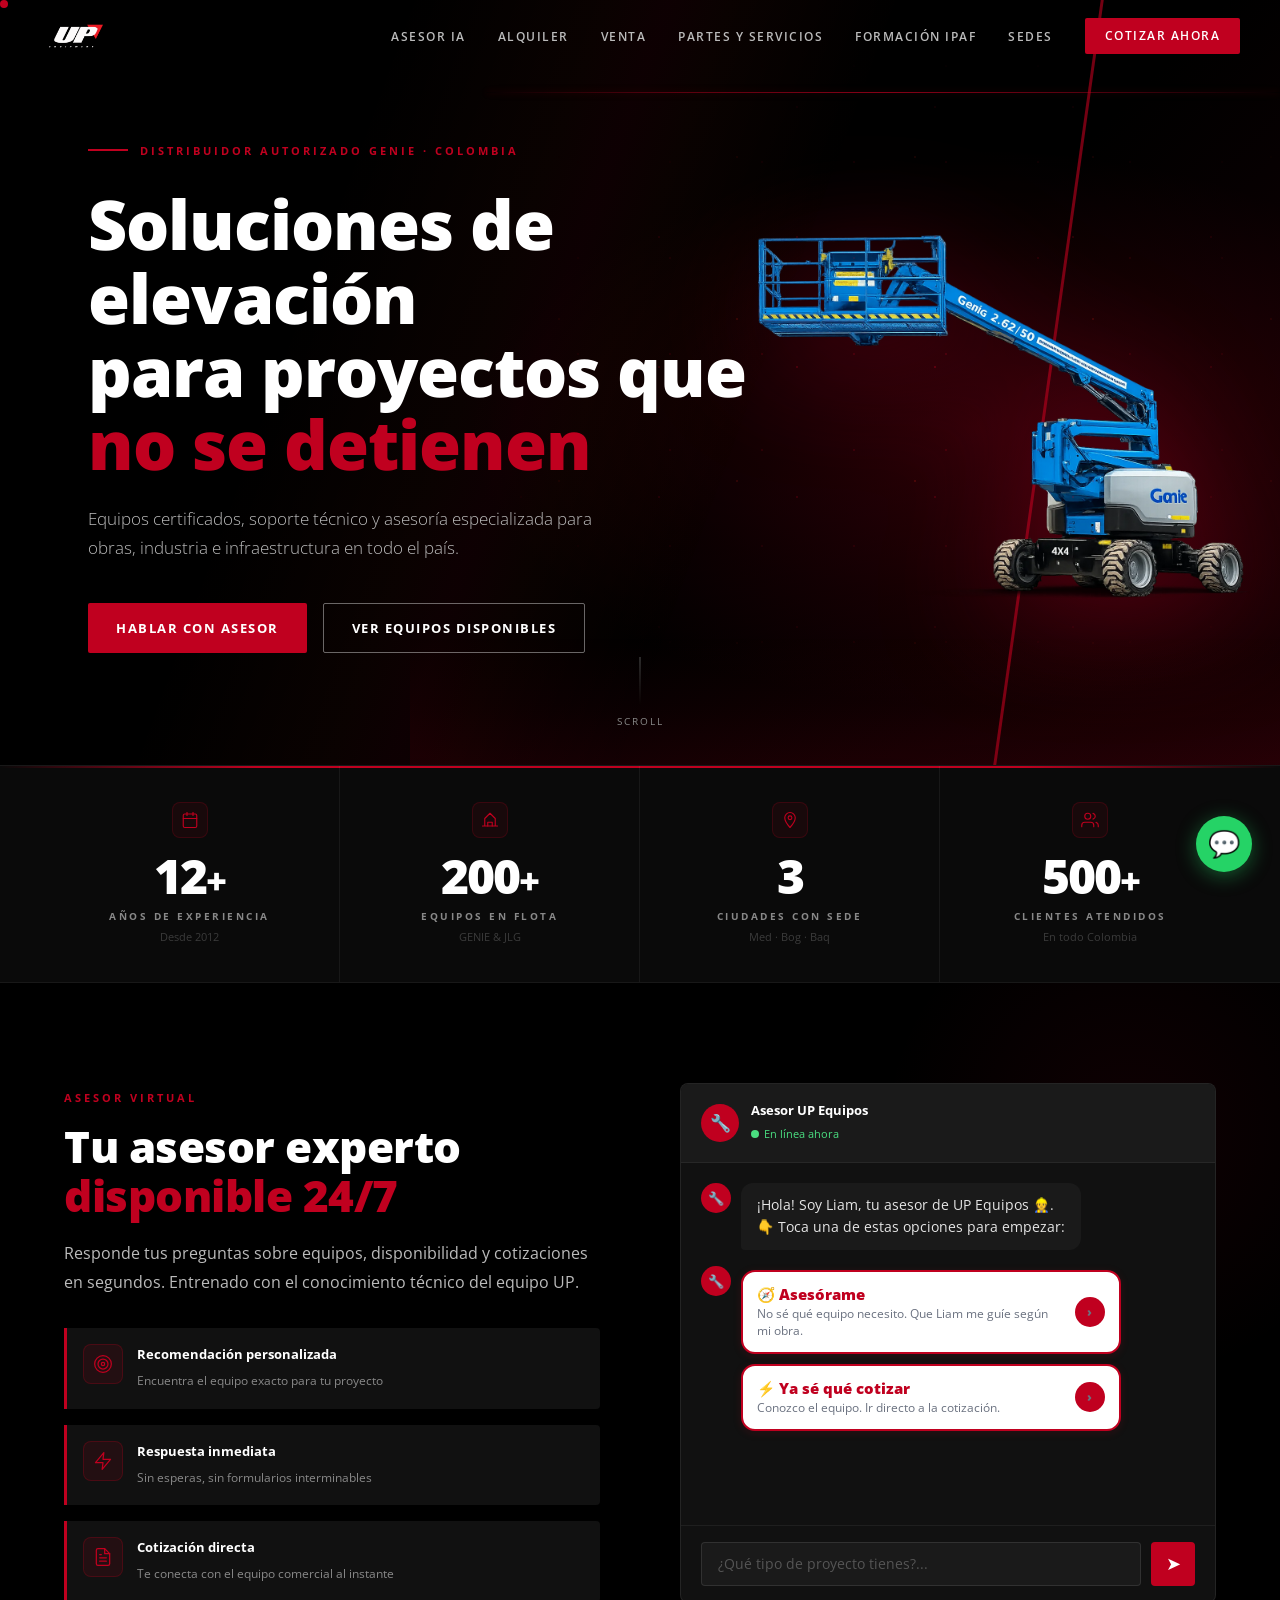
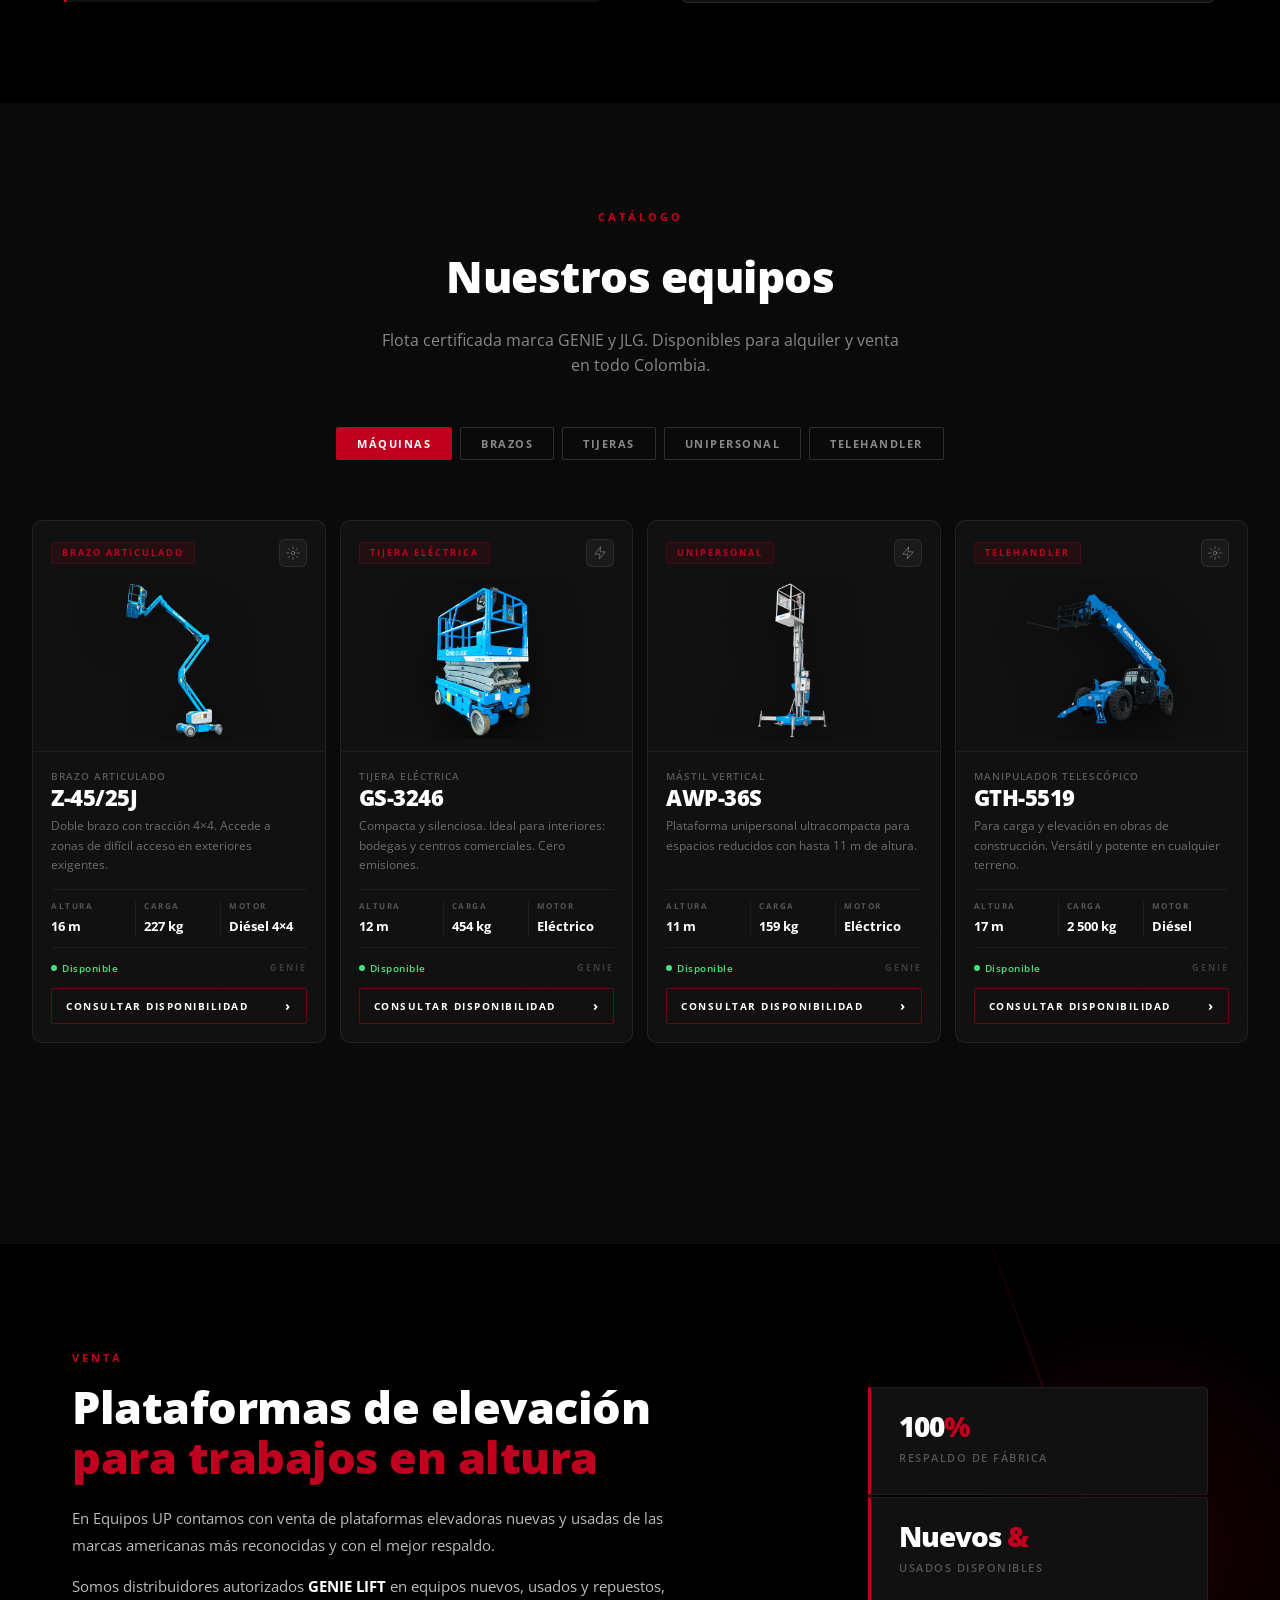
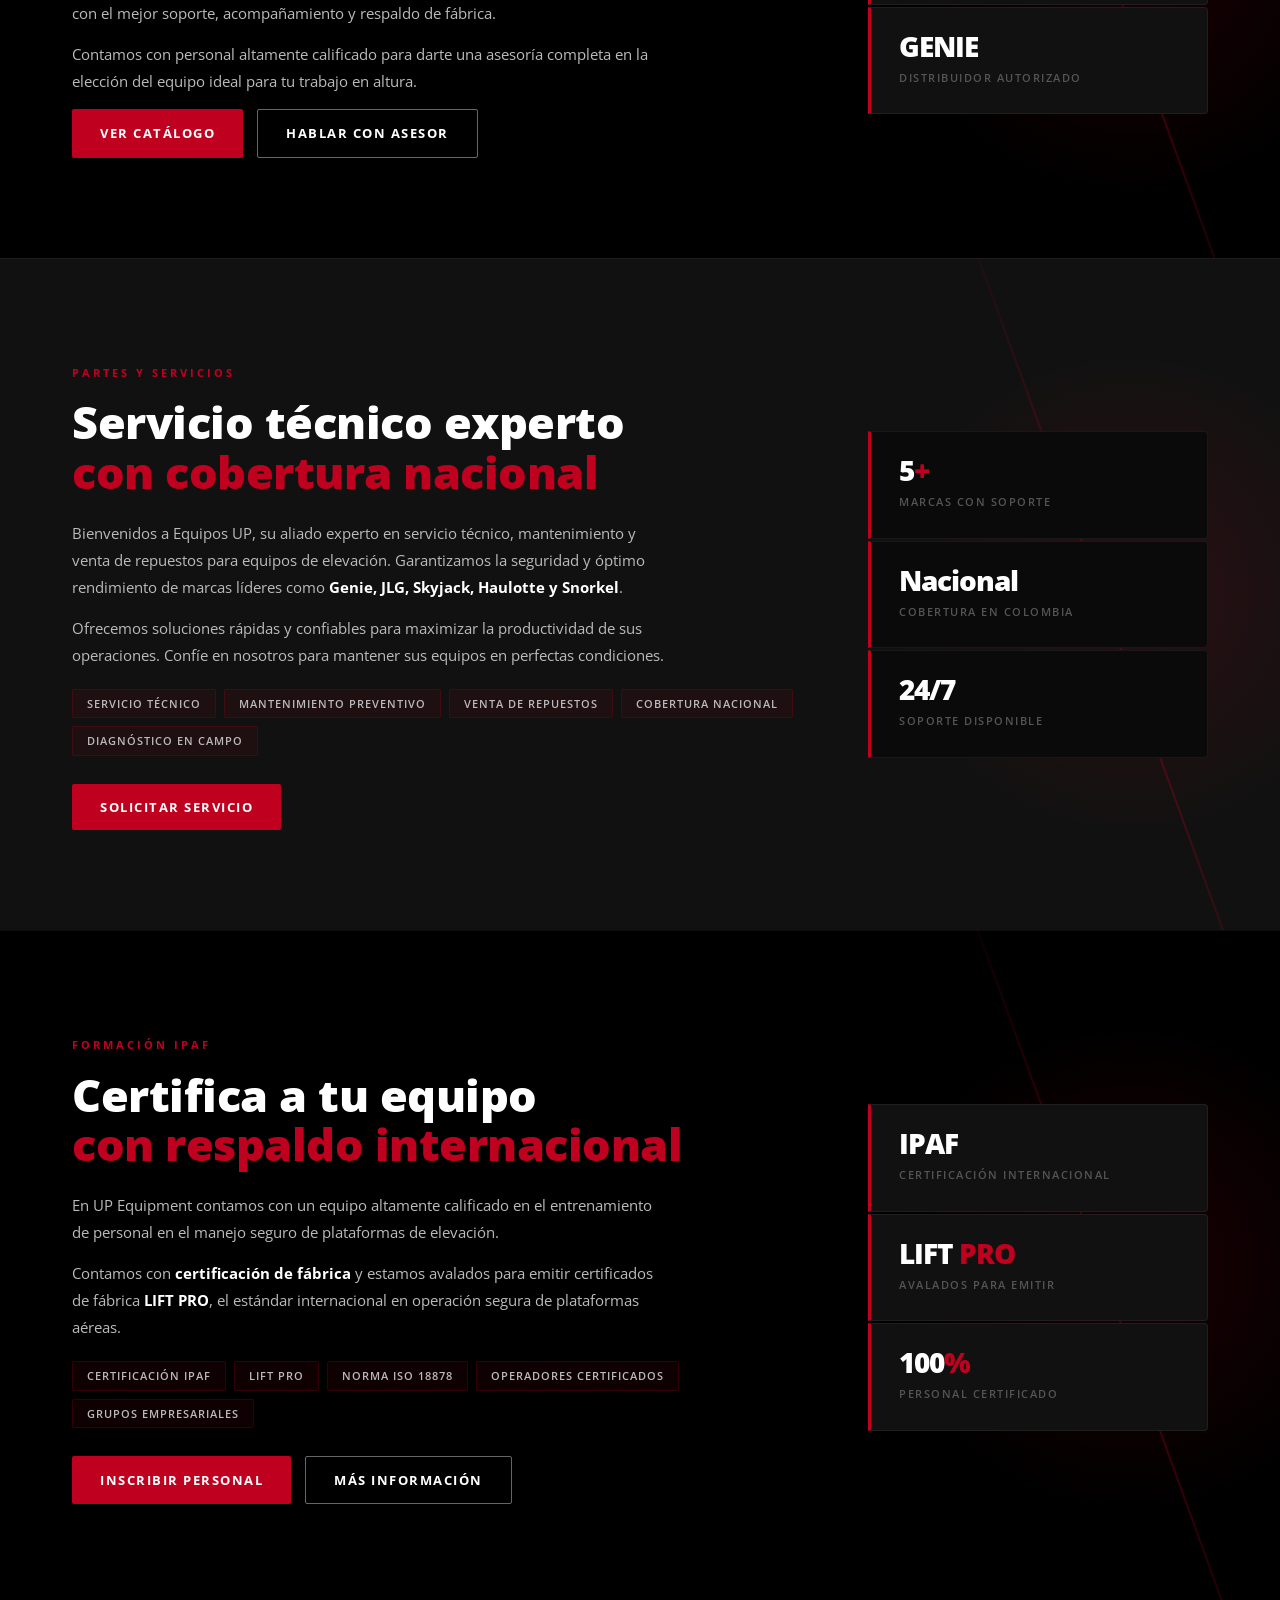
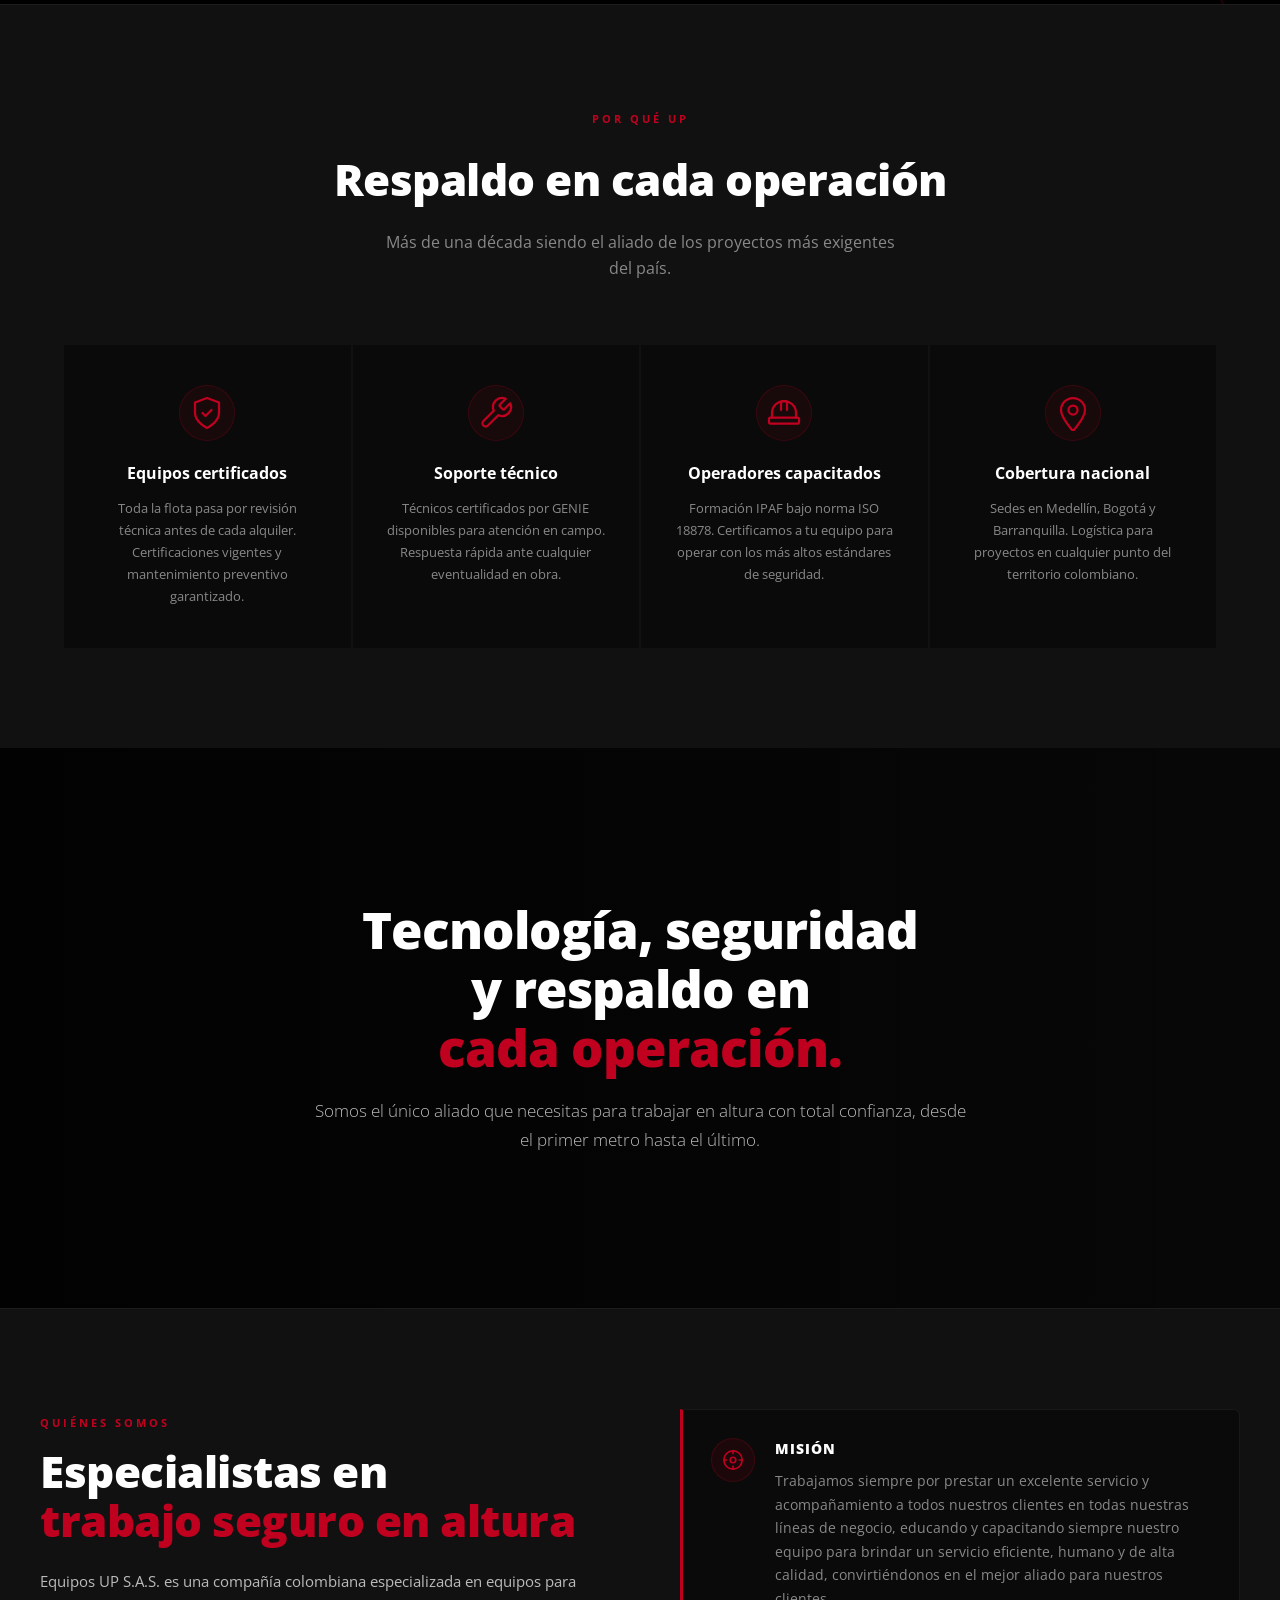
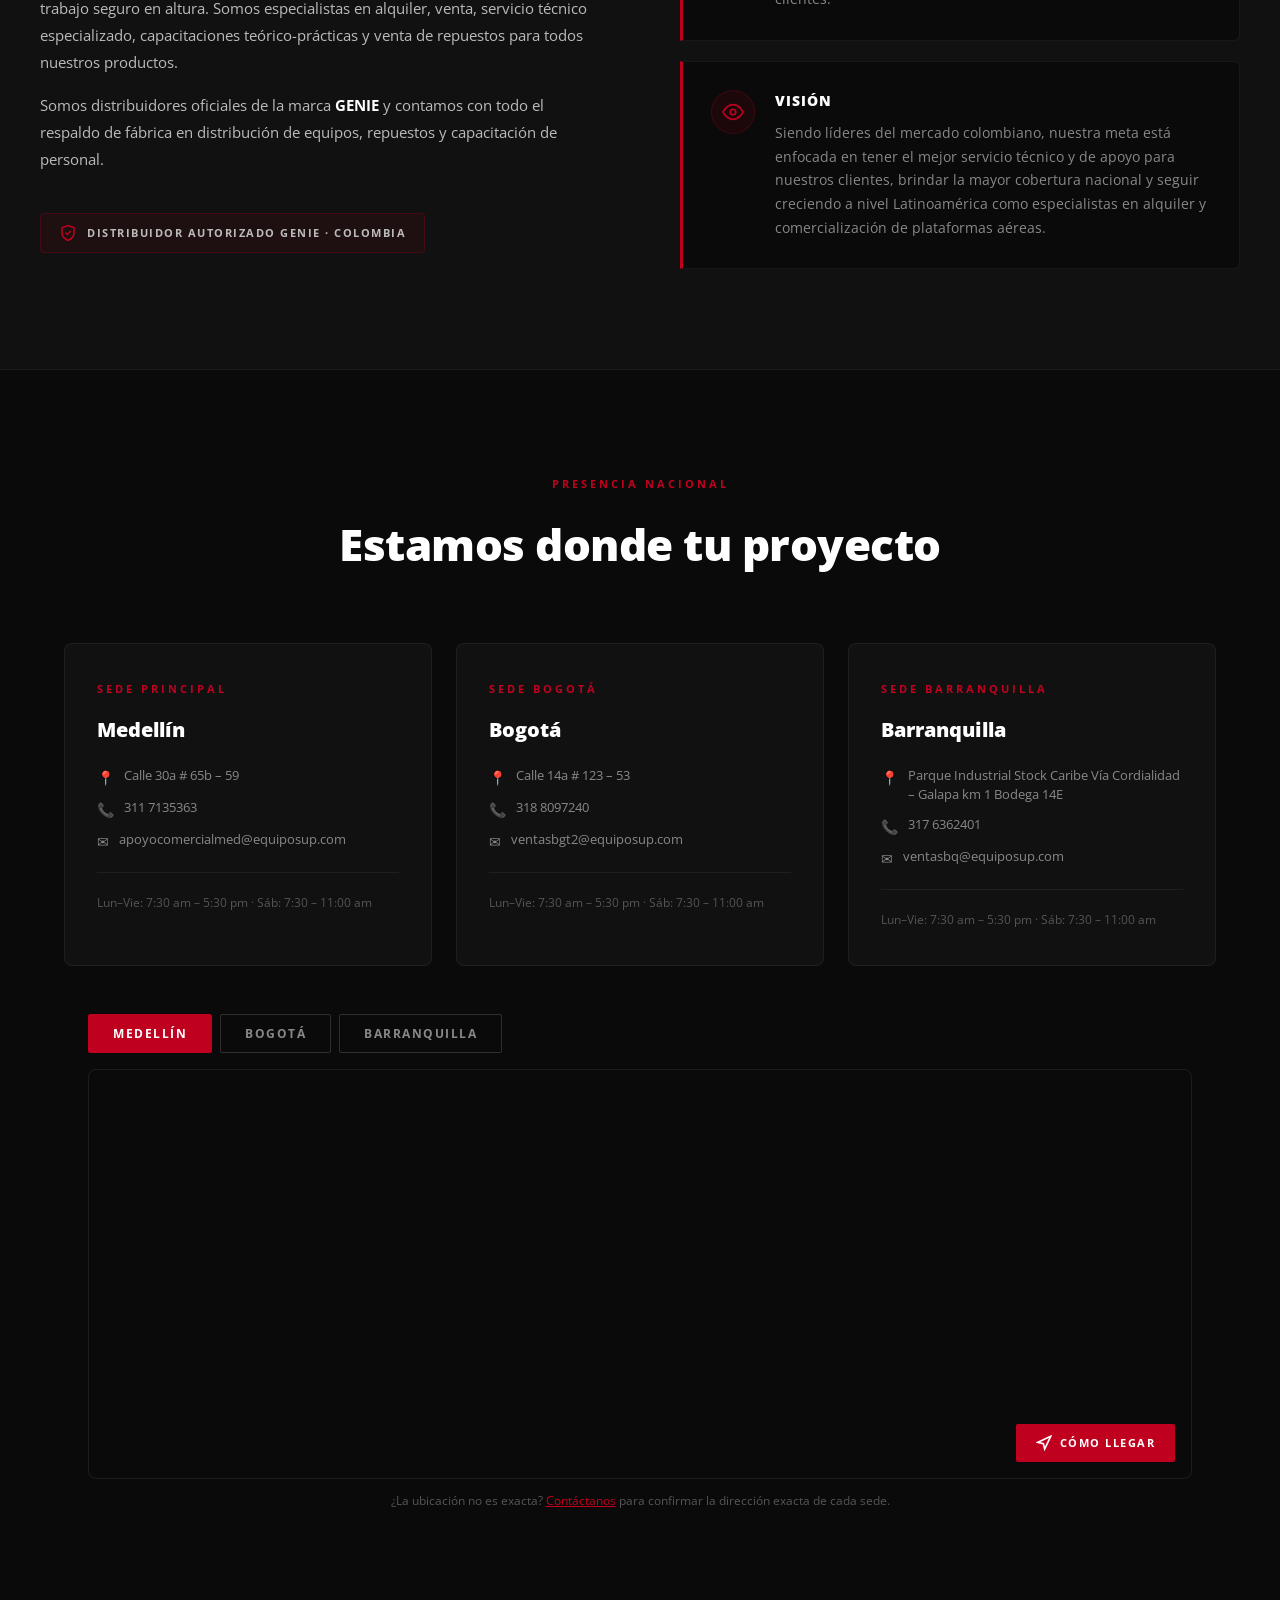
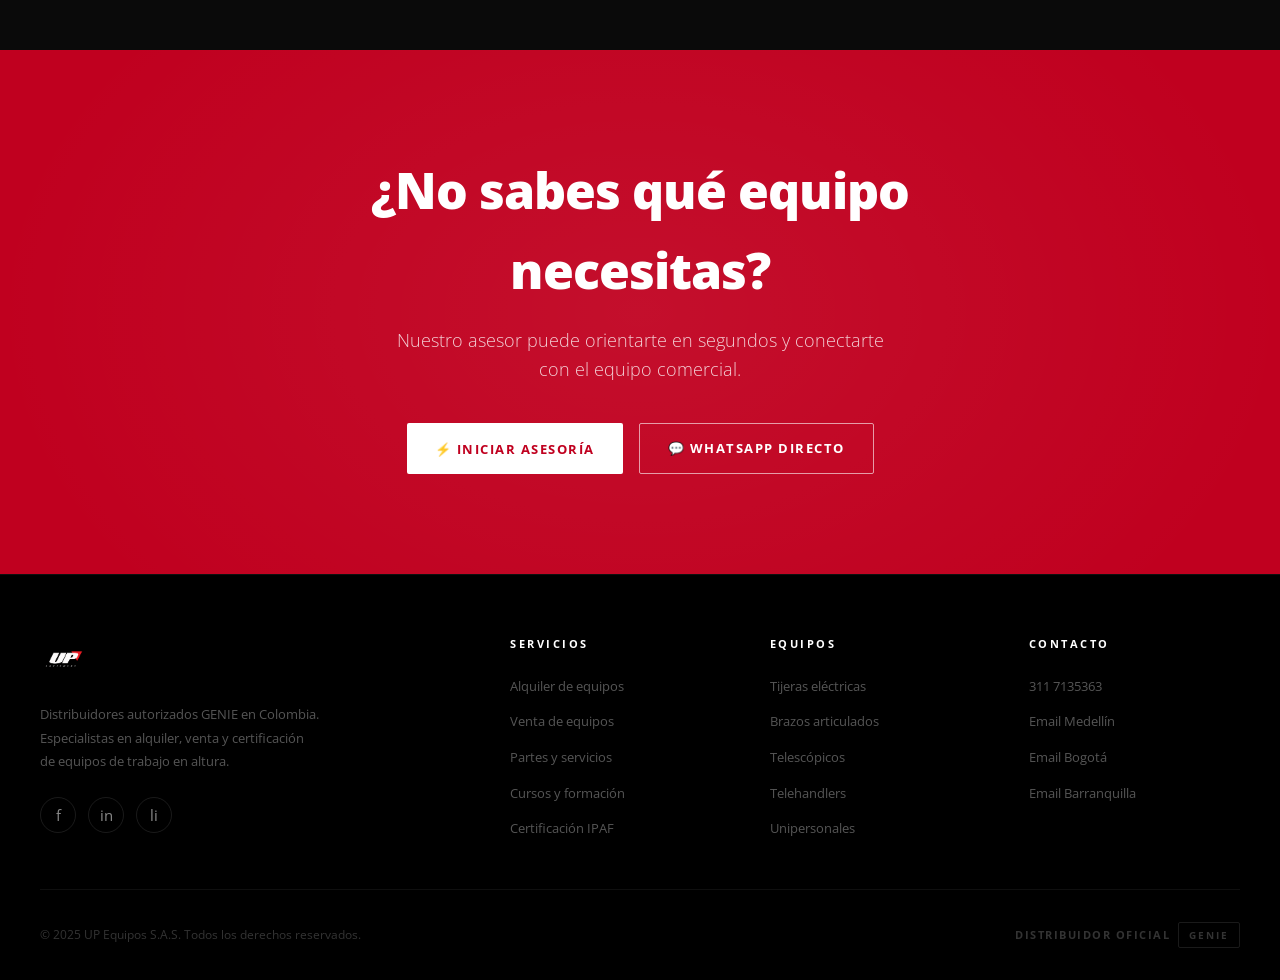
<file: index.html>
<!DOCTYPE html>
<html lang="es">
<head>
  <meta charset="UTF-8">
  <!-- Security headers -->
  <meta http-equiv="Content-Security-Policy" content="default-src 'self'; script-src 'self' 'unsafe-inline'; style-src 'self' 'unsafe-inline' https://fonts.googleapis.com; font-src 'self' https://fonts.gstatic.com; img-src 'self' data: https:; connect-src 'self' https://oguxdohmutqgacahcwop.supabase.co; frame-src https://maps.google.com https://www.google.com; frame-ancestors 'none';">
  <meta name="referrer" content="strict-origin-when-cross-origin">
  <link rel="preload" as="image" href="/IMAGENES%20POR%20INCORPORAR/logo%20up.webp">
  <link rel="stylesheet" href="css/fonts.css">
  <meta name="viewport" content="width=device-width, initial-scale=1.0">
  <title>UP Equipos — Plataformas Elevadoras | Distribuidor GENIE Colombia</title>
  <meta name="description" content="Alquiler y venta de plataformas elevadoras certificadas. Distribuidor autorizado GENIE en Colombia. Medellín, Bogotá y Barranquilla.">
  <meta name="keywords" content="manlift, plataformas elevadoras, alquiler tijera eléctrica, brazo articulado, GENIE Colombia, IPAF, trabajo en altura">
  <meta name="robots" content="index, follow">
  <meta name="author" content="UP Equipos S.A.S.">
  <link rel="canonical" href="https://pagina-up.onrender.com/">

  <!-- Open Graph -->
  <meta property="og:type" content="website">
  <meta property="og:url" content="https://pagina-up.onrender.com/">
  <meta property="og:title" content="UP Equipos — Plataformas Elevadoras | Distribuidor GENIE Colombia">
  <meta property="og:description" content="Distribuidor autorizado GENIE en Colombia. Alquiler y venta de plataformas elevadoras certificadas en Medellín, Bogotá y Barranquilla.">
  <meta property="og:image" content="https://pagina-up.onrender.com/imagenes/og-image.png">
  <meta property="og:image:secure_url" content="https://pagina-up.onrender.com/imagenes/og-image.png">
  <meta property="og:image:type" content="image/png">
  <meta property="og:image:width" content="1200">
  <meta property="og:image:height" content="630">
  <meta property="og:image:alt" content="UP Equipment — Plataformas elevadoras, distribuidor GENIE Colombia">
  <meta property="og:locale" content="es_CO">
  <meta property="og:site_name" content="UP Equipos">

  <!-- Twitter Card -->
  <meta name="twitter:card" content="summary_large_image">
  <meta name="twitter:title" content="UP Equipos — Plataformas Elevadoras">
  <meta name="twitter:description" content="Distribuidor autorizado GENIE en Colombia. Alquiler y venta de plataformas elevadoras certificadas.">
  <meta name="twitter:image" content="https://pagina-up.onrender.com/imagenes/og-image.png">
  <meta name="twitter:image:alt" content="UP Equipment — Plataformas elevadoras, distribuidor GENIE Colombia">

  <!-- Schema.org -->
  <script type="application/ld+json">
  {
    "@context": "https://schema.org",
    "@type": "LocalBusiness",
    "name": "UP Equipos S.A.S.",
    "description": "Distribuidor autorizado GENIE en Colombia. Especialistas en alquiler, venta y servicio técnico de plataformas elevadoras.",
    "url": "https://pagina-up.onrender.com",
    "logo": "https://pagina-up.onrender.com/IMAGENES%20POR%20INCORPORAR/logo%20up.png",
    "image": "https://pagina-up.onrender.com/imagenes/og-image.png",
    "telephone": ["+573117135363", "+573188097240", "+573176362401"],
    "address": [
      {
        "@type": "PostalAddress",
        "streetAddress": "Calle 30a # 65b - 59",
        "addressLocality": "Medellín",
        "addressRegion": "Antioquia",
        "addressCountry": "CO"
      }
    ],
    "sameAs": ["https://pagina-up.onrender.com"],
    "priceRange": "$$",
    "openingHours": "Mo-Fr 07:30-17:30"
  }
  </script>
  <link rel="stylesheet" href="css/styles.css">
</head>
<body>

  <!-- ==========================================
       LOADER
  =========================================== -->
  <div id="up-loader" style="
    position:fixed; inset:0; z-index:99999;
    background:#000000;
    display:flex; flex-direction:column;
    align-items:center; justify-content:center;
    transition: opacity 0.8s ease, visibility 0.8s ease;
  ">
    <!-- Fondo FX -->
    <div id="ul-glow" style="
      position:absolute;
      width:600px; height:600px;
      border-radius:50%;
      background:radial-gradient(circle, rgba(192,0,31,0.25) 0%, transparent 70%);
      animation: ulGlow 3s ease-in-out infinite;
      pointer-events:none;
    "></div>

    <!-- Logo + progreso -->
    <div style="position:relative; z-index:2; text-align:center;">
      <img src="IMAGENES POR INCORPORAR/logo up.webp"
           alt="UP Equipos"
           id="ul-logo"
           style="height:140px; width:auto; opacity:0; display:block; margin:0 auto;
                  filter: drop-shadow(0 0 20px rgba(255,255,255,0.15));
                  animation: ulLogoIn 0.8s ease 0.3s forwards;">

      <!-- Barra de progreso -->
      <div style="
        width:240px; height:2px;
        background:rgba(255,255,255,0.08);
        border-radius:2px;
        margin:32px auto 12px;
        overflow:hidden;
      ">
        <div id="ul-bar" style="
          height:100%; width:0%;
          background:linear-gradient(to right, #C0001F, #ff1a3a);
          border-radius:2px;
          transition:width 0.15s ease;
          box-shadow: 0 0 8px rgba(192,0,31,0.8);
        "></div>
      </div>

      <!-- Texto estado -->
      <div id="ul-status" style="
        font-family:'Open Sans',sans-serif;
        font-size:11px;
        font-weight:600;
        letter-spacing:3px;
        text-transform:uppercase;
        color:rgba(255,255,255,0.35);
      ">Iniciando...</div>
    </div>

    <!-- Línea inferior decorativa -->
    <div style="
      position:absolute; bottom:0; left:0; right:0;
      height:2px;
      background:linear-gradient(to right,
        transparent, #C0001F 30%, #C0001F 70%, transparent);
      animation: ulLine 2s ease-in-out infinite;
    "></div>
  </div>

  <!-- ==========================================
       NAVBAR
  =========================================== -->
  <nav class="navbar" role="navigation" aria-label="Navegación principal">
    <div class="nav-inner">
      <a href="#inicio" class="nav-logo" aria-label="UP Equipos - Inicio"
   id="nav-logo-secret">
        <img src="IMAGENES POR INCORPORAR/logo up.webp"
             alt="UP Equipos"
             class="nav-logo-svg"
             width="245" height="245"
             fetchpriority="high"
             style="height:72px; width:auto;">
      </a>

      <ul class="nav-links" role="list">
        <li><a href="#asesor">Asesor IA</a></li>
        <li><a href="#catalogo">Alquiler</a></li>
        <li><a href="#venta">Venta</a></li>
        <li><a href="#partes">Partes y Servicios</a></li>
        <li><a href="#ipaf">Formación IPAF</a></li>
        <li><a href="#sedes">Sedes</a></li>
        <a href="#asesor" class="nav-cta">Cotizar ahora</a>
      </ul>

      <button class="nav-toggle" aria-label="Abrir menú" aria-expanded="false">
        <span></span><span></span><span></span>
      </button>
    </div>

    <nav class="nav-mobile" aria-label="Menú móvil">
      <a href="#asesor">Asesor IA</a>
      <a href="#catalogo">Alquiler</a>
      <a href="#venta">Venta</a>
      <a href="#partes">Partes y Servicios</a>
      <a href="#ipaf">Formación IPAF</a>
      <a href="#sedes">Sedes</a>
      <a href="#asesor">Cotizar ahora</a>
    </nav>
  </nav>

  <main>
  <!-- ==========================================
       HERO
  =========================================== -->
  <section class="hero" id="inicio" aria-label="Sección principal">
    <div class="hero-bg"></div>
    <div class="hero-accent" aria-hidden="true"></div>
    <div class="hero-fx" aria-hidden="true"></div>

    <div class="hero-content">
      <div class="hero-eyebrow">
        <div class="hero-eyebrow-line"></div>
        <span>Distribuidor autorizado GENIE · Colombia</span>
      </div>

      <h1>
        Soluciones de elevación<br>
        para proyectos que<br>
        <em>no se detienen</em>
      </h1>

      <p class="hero-sub">
        Equipos certificados, soporte técnico y asesoría especializada
        para obras, industria e infraestructura en todo el país.
      </p>

      <div class="hero-buttons">
        <button class="btn btn-primary" id="hero-chat-btn">
          Hablar con asesor
        </button>
        <a href="#catalogo" class="btn btn-outline">
          Ver equipos disponibles
        </a>
      </div>
    </div>

    <!-- En móvil la imagen del hero está oculta (display:none < 900px);
         con <picture> solo la descargan los equipos de escritorio.
         El móvil recibe un pixel transparente (0 KB) y ahorra ~232 KB. -->
    <picture>
      <source media="(min-width: 901px)" srcset="imagenes/hero-equipo.webp" type="image/webp">
      <img
        src="[data-uri]"
        alt="Brazo articulado GENIE en operación industrial"
        class="hero-image"
        loading="eager"
        fetchpriority="high"
        draggable="false"
      >
    </picture>

    <div class="hero-scroll" aria-hidden="true">
      <div class="scroll-line"></div>
      <span>Scroll</span>
    </div>
  </section>

  <!-- ==========================================
       STATS BAR
  =========================================== -->
  <section class="stats-bar" aria-label="Cifras clave">
    <div class="stats-inner">

      <div class="stat-item reveal">
        <div class="stat-icon">
          <svg viewBox="0 0 24 24" aria-hidden="true"><rect x="3" y="4" width="18" height="18" rx="2"/><line x1="16" y1="2" x2="16" y2="6"/><line x1="8" y1="2" x2="8" y2="6"/><line x1="3" y1="10" x2="21" y2="10"/></svg>
        </div>
        <div class="stat-number">
          <span class="stat-val" data-count="12" data-suffix="">0</span><span class="stat-suffix">+</span>
        </div>
        <div class="stat-label">Años de experiencia</div>
        <div class="stat-sub">Desde 2012</div>
      </div>

      <div class="stat-item reveal reveal-delay-1">
        <div class="stat-icon">
          <svg viewBox="0 0 24 24" aria-hidden="true"><path d="M2 20h20M5 20V10l7-7 7 7v10"/><path d="M9 20v-5h6v5"/></svg>
        </div>
        <div class="stat-number">
          <span class="stat-val" data-count="200" data-suffix="">0</span><span class="stat-suffix">+</span>
        </div>
        <div class="stat-label">Equipos en flota</div>
        <div class="stat-sub">GENIE &amp; JLG</div>
      </div>

      <div class="stat-item reveal reveal-delay-2">
        <div class="stat-icon">
          <svg viewBox="0 0 24 24" aria-hidden="true"><path d="M12 2a7 7 0 0 0-7 7c0 5.25 7 13 7 13s7-7.75 7-13a7 7 0 0 0-7-7z"/><circle cx="12" cy="9" r="2.5"/></svg>
        </div>
        <div class="stat-number">
          <span class="stat-val" data-count="3" data-suffix="">0</span>
        </div>
        <div class="stat-label">Ciudades con sede</div>
        <div class="stat-sub">Med · Bog · Baq</div>
      </div>

      <div class="stat-item reveal reveal-delay-3">
        <div class="stat-icon">
          <svg viewBox="0 0 24 24" aria-hidden="true"><path d="M17 21v-2a4 4 0 0 0-4-4H5a4 4 0 0 0-4 4v2"/><circle cx="9" cy="7" r="4"/><path d="M23 21v-2a4 4 0 0 0-3-3.87"/><path d="M16 3.13a4 4 0 0 1 0 7.75"/></svg>
        </div>
        <div class="stat-number">
          <span class="stat-val" data-count="500" data-suffix="">0</span><span class="stat-suffix">+</span>
        </div>
        <div class="stat-label">Clientes atendidos</div>
        <div class="stat-sub">En todo Colombia</div>
      </div>

    </div>
  </section>

  <!-- ==========================================
       ASESOR IA
  =========================================== -->
  <section class="assistant-section" id="asesor" aria-label="Asesor comercial virtual">
    <div class="assistant-inner container">
      <div class="assistant-info">
        <span class="section-label">Asesor virtual</span>
        <h2 class="reveal">
          Tu asesor experto<br>
          <em>disponible 24/7</em>
        </h2>
        <p class="reveal reveal-delay-1">
          Responde tus preguntas sobre equipos, disponibilidad y cotizaciones
          en segundos. Entrenado con el conocimiento técnico del equipo UP.
        </p>

        <div class="assistant-features">
          <div class="assistant-feature reveal reveal-delay-2">
            <div class="feature-icon"><svg width="20" height="20" viewBox="0 0 24 24" fill="none" stroke="#C0001F" stroke-width="1.5" stroke-linecap="round"><circle cx="12" cy="12" r="10"/><circle cx="12" cy="12" r="6"/><circle cx="12" cy="12" r="2"/></svg></div>
            <div class="feature-text">
              <strong>Recomendación personalizada</strong>
              <span>Encuentra el equipo exacto para tu proyecto</span>
            </div>
          </div>
          <div class="assistant-feature reveal reveal-delay-3">
            <div class="feature-icon"><svg width="20" height="20" viewBox="0 0 24 24" fill="none" stroke="#C0001F" stroke-width="1.5" stroke-linecap="round" stroke-linejoin="round"><polygon points="13 2 3 14 12 14 11 22 21 10 12 10 13 2"/></svg></div>
            <div class="feature-text">
              <strong>Respuesta inmediata</strong>
              <span>Sin esperas, sin formularios interminables</span>
            </div>
          </div>
          <div class="assistant-feature reveal reveal-delay-4">
            <div class="feature-icon"><svg width="20" height="20" viewBox="0 0 24 24" fill="none" stroke="#C0001F" stroke-width="1.5" stroke-linecap="round" stroke-linejoin="round"><path d="M14 2H6a2 2 0 0 0-2 2v16a2 2 0 0 0 2 2h12a2 2 0 0 0 2-2V8z"/><polyline points="14 2 14 8 20 8"/><line x1="16" y1="13" x2="8" y2="13"/><line x1="16" y1="17" x2="8" y2="17"/><polyline points="10 9 9 9 8 9"/></svg></div>
            <div class="feature-text">
              <strong>Cotización directa</strong>
              <span>Te conecta con el equipo comercial al instante</span>
            </div>
          </div>
        </div>
      </div>

      <!-- Chat widget -->
      <div class="chat-widget reveal reveal-delay-2" role="region" aria-label="Chat con asesor">
        <div class="chat-header">
          <div class="chat-avatar" aria-hidden="true">🔧</div>
          <div class="chat-header-info">
            <strong>Asesor UP Equipos</strong>
            <span><span class="chat-status-dot" aria-hidden="true"></span>En línea ahora</span>
          </div>
        </div>

        <div class="chat-messages" id="chat-messages" role="log" aria-live="polite" aria-label="Mensajes del chat">
          <!-- Los mensajes se insertan aquí vía JS -->
        </div>

        <div class="chat-input-area">
          <textarea
            class="chat-input"
            id="chat-input"
            placeholder="¿Qué tipo de proyecto tienes?..."
            rows="1"
            aria-label="Escribe tu mensaje"
            maxlength="500"
          ></textarea>
          <button class="chat-send" id="chat-send" aria-label="Enviar mensaje">
            ➤
          </button>
        </div>
      </div>
    </div>
  </section>

  <!-- ==========================================
       CATÁLOGO
  =========================================== -->
  <section class="catalogo-section" id="catalogo" aria-label="Catálogo de equipos">
    <div class="section-header reveal">
      <span class="section-label">Catálogo</span>
      <h2>Nuestros equipos</h2>
      <p>Flota certificada marca GENIE y JLG. Disponibles para alquiler y venta en todo Colombia.</p>
    </div>

    <!-- Filtros -->
    <div class="catalogo-filters" role="group" aria-label="Filtrar equipos">
      <button class="filter-btn active" data-filter="todos">Máquinas</button>
      <button class="filter-btn" data-filter="brazo">Brazos</button>
      <button class="filter-btn" data-filter="tijera">Tijeras</button>
      <button class="filter-btn" data-filter="unipersonal">Unipersonal</button>
      <button class="filter-btn" data-filter="telehandler">Telehandler</button>
    </div>

    <!-- Grid de tarjetas verticales -->
    <div class="eq-grid" id="eq-grid" role="list">

      <div class="eq-card" data-cat="brazo" role="listitem">
        <div class="eq-card-bg"><svg viewBox="0 0 200 200" xmlns="http://www.w3.org/2000/svg" aria-hidden="true">
            <circle cx="100" cy="100" r="55"  fill="none" stroke="rgba(192,0,31,0.6)" stroke-width="1"/>
            <circle cx="100" cy="100" r="80"  fill="none" stroke="rgba(192,0,31,0.35)" stroke-width="1"/>
            <circle cx="100" cy="100" r="105" fill="none" stroke="rgba(192,0,31,0.18)" stroke-width="1"/>
          </svg></div>
        <div class="eq-card-top">
          <div class="eq-card-cat-row">
            <span class="eq-card-cat">Brazo Articulado</span>
            <div class="eq-card-prop-icon"><svg viewBox="0 0 24 24" aria-hidden="true"><circle cx="12" cy="12" r="3"/><path d="M12 1v4M12 19v4M4.22 4.22l2.83 2.83M16.95 16.95l2.83 2.83M1 12h4M19 12h4M4.22 19.78l2.83-2.83M16.95 7.05l2.83-2.83"/></svg></div>
          </div>
          <div class="eq-card-image">
            <img src="IMAGENES POR INCORPORAR/BRAZO ARTICULADO Z45 25J.webp" alt="Brazo Articulado Z-45/25J" loading="lazy" width="245" height="245" onerror="this.style.opacity='0'">
          </div>
        </div>
        <div class="eq-card-body">
          <div class="eq-card-model">
            <div class="eq-card-model-sub">Brazo articulado</div>
            <div class="eq-card-title">Z-45/25J</div>
          </div>
          <p class="eq-card-desc">Doble brazo con tracción 4×4. Accede a zonas de difícil acceso en exteriores exigentes.</p>
          <div class="eq-card-specs"><div class="eq-spec"><span class="eq-spec-label">Altura</span><span class="eq-spec-val">16 m</span></div><div class="eq-spec"><span class="eq-spec-label">Carga</span><span class="eq-spec-val">227 kg</span></div><div class="eq-spec"><span class="eq-spec-label">Motor</span><span class="eq-spec-val">Diésel 4×4</span></div></div>
          <div class="eq-card-meta">
            <div class="eq-card-availability">
              <span class="eq-card-availability-dot"></span>Disponible
            </div>
            <span class="eq-card-brand">GENIE</span>
          </div>
          <button class="eq-card-btn" onclick="consultarEquipo('Brazo Articulado Z-45/25J')">
            Consultar disponibilidad <span class="eq-card-btn-arrow">›</span>
          </button>
        </div>
      </div>
      <div class="eq-card" data-cat="brazo" role="listitem">
        <div class="eq-card-bg"><svg viewBox="0 0 200 200" xmlns="http://www.w3.org/2000/svg" aria-hidden="true">
            <circle cx="100" cy="100" r="55"  fill="none" stroke="rgba(192,0,31,0.6)" stroke-width="1"/>
            <circle cx="100" cy="100" r="80"  fill="none" stroke="rgba(192,0,31,0.35)" stroke-width="1"/>
            <circle cx="100" cy="100" r="105" fill="none" stroke="rgba(192,0,31,0.18)" stroke-width="1"/>
          </svg></div>
        <div class="eq-card-top">
          <div class="eq-card-cat-row">
            <span class="eq-card-cat">Brazo Articulado</span>
            <div class="eq-card-prop-icon"><svg viewBox="0 0 24 24" aria-hidden="true"><circle cx="12" cy="12" r="3"/><path d="M12 1v4M12 19v4M4.22 4.22l2.83 2.83M16.95 16.95l2.83 2.83M1 12h4M19 12h4M4.22 19.78l2.83-2.83M16.95 7.05l2.83-2.83"/></svg></div>
          </div>
          <div class="eq-card-image">
            <img src="IMAGENES POR INCORPORAR/BRAZO ARTICULADO Z62 40.png" alt="Brazo Articulado Z-62/40" loading="lazy" width="245" height="245" onerror="this.style.opacity='0'">
          </div>
        </div>
        <div class="eq-card-body">
          <div class="eq-card-model">
            <div class="eq-card-model-sub">Brazo articulado</div>
            <div class="eq-card-title">Z-62/40</div>
          </div>
          <p class="eq-card-desc">Alcance horizontal extendido. Ideal para fachadas y estructuras industriales.</p>
          <div class="eq-card-specs"><div class="eq-spec"><span class="eq-spec-label">Altura</span><span class="eq-spec-val">19 m</span></div><div class="eq-spec"><span class="eq-spec-label">Carga</span><span class="eq-spec-val">227 kg</span></div><div class="eq-spec"><span class="eq-spec-label">Motor</span><span class="eq-spec-val">Diésel 4×4</span></div></div>
          <div class="eq-card-meta">
            <div class="eq-card-availability">
              <span class="eq-card-availability-dot"></span>Disponible
            </div>
            <span class="eq-card-brand">GENIE</span>
          </div>
          <button class="eq-card-btn" onclick="consultarEquipo('Brazo Articulado Z-62/40')">
            Consultar disponibilidad <span class="eq-card-btn-arrow">›</span>
          </button>
        </div>
      </div>
      <div class="eq-card" data-cat="brazo" role="listitem">
        <div class="eq-card-bg"><svg viewBox="0 0 200 200" xmlns="http://www.w3.org/2000/svg" aria-hidden="true">
            <circle cx="100" cy="100" r="55"  fill="none" stroke="rgba(192,0,31,0.6)" stroke-width="1"/>
            <circle cx="100" cy="100" r="80"  fill="none" stroke="rgba(192,0,31,0.35)" stroke-width="1"/>
            <circle cx="100" cy="100" r="105" fill="none" stroke="rgba(192,0,31,0.18)" stroke-width="1"/>
          </svg></div>
        <div class="eq-card-top">
          <div class="eq-card-cat-row">
            <span class="eq-card-cat">Brazo Articulado</span>
            <div class="eq-card-prop-icon"><svg viewBox="0 0 24 24" aria-hidden="true"><circle cx="12" cy="12" r="3"/><path d="M12 1v4M12 19v4M4.22 4.22l2.83 2.83M16.95 16.95l2.83 2.83M1 12h4M19 12h4M4.22 19.78l2.83-2.83M16.95 7.05l2.83-2.83"/></svg></div>
          </div>
          <div class="eq-card-image">
            <img src="IMAGENES POR INCORPORAR/Z80 60.png" alt="Brazo Articulado Z-80/60" loading="lazy" width="245" height="245" onerror="this.style.opacity='0'">
          </div>
        </div>
        <div class="eq-card-body">
          <div class="eq-card-model">
            <div class="eq-card-model-sub">Brazo articulado</div>
            <div class="eq-card-title">Z-80/60</div>
          </div>
          <p class="eq-card-desc">Gran alcance vertical y horizontal para proyectos de infraestructura de gran envergadura.</p>
          <div class="eq-card-specs"><div class="eq-spec"><span class="eq-spec-label">Altura</span><span class="eq-spec-val">26 m</span></div><div class="eq-spec"><span class="eq-spec-label">Carga</span><span class="eq-spec-val">227 kg</span></div><div class="eq-spec"><span class="eq-spec-label">Motor</span><span class="eq-spec-val">Diésel 4×4</span></div></div>
          <div class="eq-card-meta">
            <div class="eq-card-availability">
              <span class="eq-card-availability-dot"></span>Disponible
            </div>
            <span class="eq-card-brand">GENIE</span>
          </div>
          <button class="eq-card-btn" onclick="consultarEquipo('Brazo Articulado Z-80/60')">
            Consultar disponibilidad <span class="eq-card-btn-arrow">›</span>
          </button>
        </div>
      </div>
      <div class="eq-card" data-cat="tijera" role="listitem">
        <div class="eq-card-bg"><svg viewBox="0 0 200 200" xmlns="http://www.w3.org/2000/svg" aria-hidden="true">
            <circle cx="100" cy="100" r="55"  fill="none" stroke="rgba(192,0,31,0.6)" stroke-width="1"/>
            <circle cx="100" cy="100" r="80"  fill="none" stroke="rgba(192,0,31,0.35)" stroke-width="1"/>
            <circle cx="100" cy="100" r="105" fill="none" stroke="rgba(192,0,31,0.18)" stroke-width="1"/>
          </svg></div>
        <div class="eq-card-top">
          <div class="eq-card-cat-row">
            <span class="eq-card-cat">Tijera Eléctrica</span>
            <div class="eq-card-prop-icon"><svg viewBox="0 0 24 24" aria-hidden="true"><polyline points="13 2 3 14 12 14 11 22 21 10 12 10 13 2"/></svg></div>
          </div>
          <div class="eq-card-image">
            <img src="IMAGENES POR INCORPORAR/TIJERA.webp" alt="Tijera Eléctrica GS-3246" loading="lazy" width="245" height="245" onerror="this.style.opacity='0'">
          </div>
        </div>
        <div class="eq-card-body">
          <div class="eq-card-model">
            <div class="eq-card-model-sub">Tijera eléctrica</div>
            <div class="eq-card-title">GS-3246</div>
          </div>
          <p class="eq-card-desc">Compacta y silenciosa. Ideal para interiores: bodegas y centros comerciales. Cero emisiones.</p>
          <div class="eq-card-specs"><div class="eq-spec"><span class="eq-spec-label">Altura</span><span class="eq-spec-val">12 m</span></div><div class="eq-spec"><span class="eq-spec-label">Carga</span><span class="eq-spec-val">454 kg</span></div><div class="eq-spec"><span class="eq-spec-label">Motor</span><span class="eq-spec-val">Eléctrico</span></div></div>
          <div class="eq-card-meta">
            <div class="eq-card-availability">
              <span class="eq-card-availability-dot"></span>Disponible
            </div>
            <span class="eq-card-brand">GENIE</span>
          </div>
          <button class="eq-card-btn" onclick="consultarEquipo('Tijera Eléctrica GS-3246')">
            Consultar disponibilidad <span class="eq-card-btn-arrow">›</span>
          </button>
        </div>
      </div>
      <div class="eq-card" data-cat="unipersonal" role="listitem">
        <div class="eq-card-bg"><svg viewBox="0 0 200 200" xmlns="http://www.w3.org/2000/svg" aria-hidden="true">
            <circle cx="100" cy="100" r="55"  fill="none" stroke="rgba(192,0,31,0.6)" stroke-width="1"/>
            <circle cx="100" cy="100" r="80"  fill="none" stroke="rgba(192,0,31,0.35)" stroke-width="1"/>
            <circle cx="100" cy="100" r="105" fill="none" stroke="rgba(192,0,31,0.18)" stroke-width="1"/>
          </svg></div>
        <div class="eq-card-top">
          <div class="eq-card-cat-row">
            <span class="eq-card-cat">Unipersonal</span>
            <div class="eq-card-prop-icon"><svg viewBox="0 0 24 24" aria-hidden="true"><polyline points="13 2 3 14 12 14 11 22 21 10 12 10 13 2"/></svg></div>
          </div>
          <div class="eq-card-image">
            <img src="IMAGENES POR INCORPORAR/UNI PERSONAL NO AUTOPROPULSADA.webp" alt="Mástil Vertical AWP-36S" loading="lazy" width="245" height="245" onerror="this.style.opacity='0'">
          </div>
        </div>
        <div class="eq-card-body">
          <div class="eq-card-model">
            <div class="eq-card-model-sub">Mástil vertical</div>
            <div class="eq-card-title">AWP-36S</div>
          </div>
          <p class="eq-card-desc">Plataforma unipersonal ultracompacta para espacios reducidos con hasta 11 m de altura.</p>
          <div class="eq-card-specs"><div class="eq-spec"><span class="eq-spec-label">Altura</span><span class="eq-spec-val">11 m</span></div><div class="eq-spec"><span class="eq-spec-label">Carga</span><span class="eq-spec-val">159 kg</span></div><div class="eq-spec"><span class="eq-spec-label">Motor</span><span class="eq-spec-val">Eléctrico</span></div></div>
          <div class="eq-card-meta">
            <div class="eq-card-availability">
              <span class="eq-card-availability-dot"></span>Disponible
            </div>
            <span class="eq-card-brand">GENIE</span>
          </div>
          <button class="eq-card-btn" onclick="consultarEquipo('Mástil Vertical AWP-36S')">
            Consultar disponibilidad <span class="eq-card-btn-arrow">›</span>
          </button>
        </div>
      </div>
      <div class="eq-card" data-cat="unipersonal" role="listitem">
        <div class="eq-card-bg"><svg viewBox="0 0 200 200" xmlns="http://www.w3.org/2000/svg" aria-hidden="true">
            <circle cx="100" cy="100" r="55"  fill="none" stroke="rgba(192,0,31,0.6)" stroke-width="1"/>
            <circle cx="100" cy="100" r="80"  fill="none" stroke="rgba(192,0,31,0.35)" stroke-width="1"/>
            <circle cx="100" cy="100" r="105" fill="none" stroke="rgba(192,0,31,0.18)" stroke-width="1"/>
          </svg></div>
        <div class="eq-card-top">
          <div class="eq-card-cat-row">
            <span class="eq-card-cat">Unipersonal</span>
            <div class="eq-card-prop-icon"><svg viewBox="0 0 24 24" aria-hidden="true"><polyline points="13 2 3 14 12 14 11 22 21 10 12 10 13 2"/></svg></div>
          </div>
          <div class="eq-card-image">
            <img src="IMAGENES POR INCORPORAR/UNIPERSONAL AUTOPROPULSADA.png" alt="Unipersonal GR-20" loading="lazy" width="245" height="245" onerror="this.style.opacity='0'">
          </div>
        </div>
        <div class="eq-card-body">
          <div class="eq-card-model">
            <div class="eq-card-model-sub">Autopropulsada</div>
            <div class="eq-card-title">GR-20</div>
          </div>
          <p class="eq-card-desc">Plataforma unipersonal autopropulsada, ágil y compacta para espacios reducidos.</p>
          <div class="eq-card-specs"><div class="eq-spec"><span class="eq-spec-label">Altura</span><span class="eq-spec-val">7.79 m</span></div><div class="eq-spec"><span class="eq-spec-label">Carga</span><span class="eq-spec-val">159 kg</span></div><div class="eq-spec"><span class="eq-spec-label">Motor</span><span class="eq-spec-val">Eléctrico</span></div></div>
          <div class="eq-card-meta">
            <div class="eq-card-availability">
              <span class="eq-card-availability-dot"></span>Disponible
            </div>
            <span class="eq-card-brand">GENIE</span>
          </div>
          <button class="eq-card-btn" onclick="consultarEquipo('Unipersonal GR-20')">
            Consultar disponibilidad <span class="eq-card-btn-arrow">›</span>
          </button>
        </div>
      </div>
      <div class="eq-card" data-cat="telehandler" role="listitem">
        <div class="eq-card-bg"><svg viewBox="0 0 200 200" xmlns="http://www.w3.org/2000/svg" aria-hidden="true">
            <circle cx="100" cy="100" r="55"  fill="none" stroke="rgba(192,0,31,0.6)" stroke-width="1"/>
            <circle cx="100" cy="100" r="80"  fill="none" stroke="rgba(192,0,31,0.35)" stroke-width="1"/>
            <circle cx="100" cy="100" r="105" fill="none" stroke="rgba(192,0,31,0.18)" stroke-width="1"/>
          </svg></div>
        <div class="eq-card-top">
          <div class="eq-card-cat-row">
            <span class="eq-card-cat">Telehandler</span>
            <div class="eq-card-prop-icon"><svg viewBox="0 0 24 24" aria-hidden="true"><circle cx="12" cy="12" r="3"/><path d="M12 1v4M12 19v4M4.22 4.22l2.83 2.83M16.95 16.95l2.83 2.83M1 12h4M19 12h4M4.22 19.78l2.83-2.83M16.95 7.05l2.83-2.83"/></svg></div>
          </div>
          <div class="eq-card-image">
            <img src="IMAGENES POR INCORPORAR/Telehandler.png" alt="Telehandler GTH-5519" loading="lazy" width="245" height="245" onerror="this.style.opacity='0'">
          </div>
        </div>
        <div class="eq-card-body">
          <div class="eq-card-model">
            <div class="eq-card-model-sub">Manipulador telescópico</div>
            <div class="eq-card-title">GTH-5519</div>
          </div>
          <p class="eq-card-desc">Para carga y elevación en obras de construcción. Versátil y potente en cualquier terreno.</p>
          <div class="eq-card-specs"><div class="eq-spec"><span class="eq-spec-label">Altura</span><span class="eq-spec-val">17 m</span></div><div class="eq-spec"><span class="eq-spec-label">Carga</span><span class="eq-spec-val">2 500 kg</span></div><div class="eq-spec"><span class="eq-spec-label">Motor</span><span class="eq-spec-val">Diésel</span></div></div>
          <div class="eq-card-meta">
            <div class="eq-card-availability">
              <span class="eq-card-availability-dot"></span>Disponible
            </div>
            <span class="eq-card-brand">GENIE</span>
          </div>
          <button class="eq-card-btn" onclick="consultarEquipo('Telehandler GTH-5519')">
            Consultar disponibilidad <span class="eq-card-btn-arrow">›</span>
          </button>
        </div>
      </div>
    </div><!-- /eq-grid -->
  </section>

  <!-- ==========================================
       VENTA
  =========================================== -->
  <section id="venta" aria-label="Venta de equipos">
    <div class="linea-hero">
      <div class="linea-bg" aria-hidden="true">
        <div class="linea-glow"></div>
        <div class="linea-ray"></div>
      </div>
      <div class="linea-content">
        <span class="section-label">Venta</span>
        <h2 class="linea-title">
          Plataformas de elevación<br>
          <em>para trabajos en altura</em>
        </h2>
        <p class="linea-sub">
          En Equipos UP contamos con venta de plataformas elevadoras
          nuevas y usadas de las marcas americanas más reconocidas
          y con el mejor respaldo.
        </p>
        <p class="linea-sub">
          Somos distribuidores autorizados <strong>GENIE LIFT</strong>
          en equipos nuevos, usados y repuestos, con el mejor soporte,
          acompañamiento y respaldo de fábrica.
        </p>
        <p class="linea-sub">
          Contamos con personal altamente calificado para darte una
          asesoría completa en la elección del equipo ideal para tu
          trabajo en altura.
        </p>
        <div class="linea-actions">
          <a href="#catalogo" class="btn btn-primary">Ver catálogo</a>
          <button class="btn btn-outline"
                  onclick="consultarEquipo('Venta de equipos')">
            Hablar con asesor
          </button>
        </div>
      </div>
      <div class="linea-stat-col">
        <div class="linea-stat">
          <span class="linea-stat-num">100<em>%</em></span>
          <span class="linea-stat-label">Respaldo de fábrica</span>
        </div>
        <div class="linea-stat">
          <span class="linea-stat-num">Nuevos<em> &amp;</em></span>
          <span class="linea-stat-label">Usados disponibles</span>
        </div>
        <div class="linea-stat">
          <span class="linea-stat-num">GENIE</span>
          <span class="linea-stat-label">Distribuidor autorizado</span>
        </div>
      </div>
    </div>
  </section>

  <!-- ==========================================
       PARTES Y SERVICIOS
  =========================================== -->
  <section id="partes" aria-label="Partes y servicios">
    <div class="linea-hero linea-alt">
      <div class="linea-bg" aria-hidden="true">
        <div class="linea-glow"></div>
        <div class="linea-ray"></div>
      </div>
      <div class="linea-content">
        <span class="section-label">Partes y Servicios</span>
        <h2 class="linea-title">
          Servicio técnico experto<br>
          <em>con cobertura nacional</em>
        </h2>
        <p class="linea-sub">
          Bienvenidos a Equipos UP, su aliado experto en servicio
          técnico, mantenimiento y venta de repuestos para equipos
          de elevación. Garantizamos la seguridad y óptimo rendimiento
          de marcas líderes como <strong>Genie, JLG, Skyjack,
          Haulotte y Snorkel</strong>.
        </p>
        <p class="linea-sub">
          Ofrecemos soluciones rápidas y confiables para maximizar
          la productividad de sus operaciones. Confíe en nosotros
          para mantener sus equipos en perfectas condiciones.
        </p>
        <div class="linea-tags">
          <span>Servicio técnico</span>
          <span>Mantenimiento preventivo</span>
          <span>Venta de repuestos</span>
          <span>Cobertura nacional</span>
          <span>Diagnóstico en campo</span>
        </div>
        <div class="linea-actions">
          <button class="btn btn-primary"
                  onclick="consultarEquipo('Partes y servicios')">
            Solicitar servicio
          </button>
        </div>
      </div>
      <div class="linea-stat-col">
        <div class="linea-stat">
          <span class="linea-stat-num">5<em>+</em></span>
          <span class="linea-stat-label">Marcas con soporte</span>
        </div>
        <div class="linea-stat">
          <span class="linea-stat-num">Nacional</span>
          <span class="linea-stat-label">Cobertura en Colombia</span>
        </div>
        <div class="linea-stat">
          <span class="linea-stat-num">24/7</span>
          <span class="linea-stat-label">Soporte disponible</span>
        </div>
      </div>
    </div>
  </section>

  <!-- ==========================================
       FORMACIÓN IPAF
  =========================================== -->
  <section id="ipaf" aria-label="Formación IPAF">
    <div class="linea-hero">
      <div class="linea-bg" aria-hidden="true">
        <div class="linea-glow"></div>
        <div class="linea-ray"></div>
      </div>
      <div class="linea-content">
        <span class="section-label">Formación IPAF</span>
        <h2 class="linea-title">
          Certifica a tu equipo<br>
          <em>con respaldo internacional</em>
        </h2>
        <p class="linea-sub">
          En UP Equipment contamos con un equipo altamente calificado
          en el entrenamiento de personal en el manejo seguro de
          plataformas de elevación.
        </p>
        <p class="linea-sub">
          Contamos con <strong>certificación de fábrica</strong> y
          estamos avalados para emitir certificados de fábrica
          <strong>LIFT PRO</strong>, el estándar internacional
          en operación segura de plataformas aéreas.
        </p>
        <div class="linea-tags">
          <span>Certificación IPAF</span>
          <span>LIFT PRO</span>
          <span>Norma ISO 18878</span>
          <span>Operadores certificados</span>
          <span>Grupos empresariales</span>
        </div>
        <div class="linea-actions">
          <button class="btn btn-primary"
                  onclick="consultarEquipo('Formación IPAF')">
            Inscribir personal
          </button>
          <button class="btn btn-outline"
                  onclick="consultarEquipo('Información IPAF')">
            Más información
          </button>
        </div>
      </div>
      <div class="linea-stat-col">
        <div class="linea-stat">
          <span class="linea-stat-num">IPAF</span>
          <span class="linea-stat-label">Certificación internacional</span>
        </div>
        <div class="linea-stat">
          <span class="linea-stat-num">LIFT<em> PRO</em></span>
          <span class="linea-stat-label">Avalados para emitir</span>
        </div>
        <div class="linea-stat">
          <span class="linea-stat-num">100<em>%</em></span>
          <span class="linea-stat-label">Personal certificado</span>
        </div>
      </div>
    </div>
  </section>

  <!-- ==========================================
       CONFIANZA
  =========================================== -->
  <section class="trust-section" id="confianza" aria-label="Por qué elegirnos">
    <div class="container">
      <div class="section-header reveal">
        <span class="section-label">Por qué UP</span>
        <h2>Respaldo en cada operación</h2>
        <p>Más de una década siendo el aliado de los proyectos más exigentes del país.</p>
      </div>

      <div class="trust-grid">
        <div class="trust-card reveal">
          <div class="trust-icon" aria-hidden="true"><svg width="36" height="36" viewBox="0 0 24 24" fill="none" stroke="#C0001F" stroke-width="1.5" stroke-linecap="round" stroke-linejoin="round"><path d="M12 22s8-4 8-10V5l-8-3-8 3v7c0 6 8 10 8 10z"/><polyline points="9 12 11 14 15 10"/></svg></div>
          <h3>Equipos certificados</h3>
          <p>Toda la flota pasa por revisión técnica antes de cada alquiler. Certificaciones vigentes y mantenimiento preventivo garantizado.</p>
        </div>
        <div class="trust-card reveal reveal-delay-1">
          <div class="trust-icon" aria-hidden="true"><svg width="36" height="36" viewBox="0 0 24 24" fill="none" stroke="#C0001F" stroke-width="1.5" stroke-linecap="round" stroke-linejoin="round"><path d="M14.7 6.3a1 1 0 0 0 0 1.4l1.6 1.6a1 1 0 0 0 1.4 0l3.77-3.77a6 6 0 0 1-7.94 7.94l-6.91 6.91a2.12 2.12 0 0 1-3-3l6.91-6.91a6 6 0 0 1 7.94-7.94l-3.76 3.76z"/></svg></div>
          <h3>Soporte técnico</h3>
          <p>Técnicos certificados por GENIE disponibles para atención en campo. Respuesta rápida ante cualquier eventualidad en obra.</p>
        </div>
        <div class="trust-card reveal reveal-delay-2">
          <div class="trust-icon" aria-hidden="true"><svg width="36" height="36" viewBox="0 0 24 24" fill="none" stroke="#C0001F" stroke-width="1.5" stroke-linecap="round" stroke-linejoin="round"><path d="M2 18a1 1 0 0 0 1 1h18a1 1 0 0 0 1-1v-2a1 1 0 0 0-1-1H3a1 1 0 0 0-1 1v2z"/><path d="M10 10V5a1 1 0 0 1 1-1h2a1 1 0 0 1 1 1v5"/><path d="M4 15v-3a8 8 0 0 1 16 0v3"/></svg></div>
          <h3>Operadores capacitados</h3>
          <p>Formación IPAF bajo norma ISO 18878. Certificamos a tu equipo para operar con los más altos estándares de seguridad.</p>
        </div>
        <div class="trust-card reveal reveal-delay-3">
          <div class="trust-icon" aria-hidden="true"><svg width="36" height="36" viewBox="0 0 24 24" fill="none" stroke="#C0001F" stroke-width="1.5" stroke-linecap="round" stroke-linejoin="round"><circle cx="12" cy="10" r="3"/><path d="M12 2a8 8 0 0 0-8 8c0 5.25 8 14 8 14s8-8.75 8-14a8 8 0 0 0-8-8z"/></svg></div>
          <h3>Cobertura nacional</h3>
          <p>Sedes en Medellín, Bogotá y Barranquilla. Logística para proyectos en cualquier punto del territorio colombiano.</p>
        </div>
      </div>
    </div>
  </section>

  <!-- ==========================================
       STATEMENT (tipo Apple)
  =========================================== -->
  <section class="statement-section" aria-label="Propuesta de valor">
    <div class="statement-bg" style="background:#0a0a0a"></div>
    <div class="statement-content reveal">
      <h2>
        Tecnología, seguridad<br>
        y respaldo en<br>
        <em>cada operación.</em>
      </h2>
      <p>
        Somos el único aliado que necesitas para trabajar en altura
        con total confianza, desde el primer metro hasta el último.
      </p>
    </div>
  </section>

  <!-- NOSOTROS -->
  <section id="nosotros" aria-label="Quiénes somos">
    <div class="nosotros-inner">

      <!-- Columna izquierda: texto principal -->
      <div class="nos-left">
        <span class="section-label">Quiénes somos</span>
        <h2 class="nos-title">
          Especialistas en<br>
          <em>trabajo seguro en altura</em>
        </h2>
        <p class="nos-desc">
          Equipos UP S.A.S. es una compañía colombiana especializada
          en equipos para trabajo seguro en altura. Somos especialistas
          en alquiler, venta, servicio técnico especializado,
          capacitaciones teórico-prácticas y venta de repuestos
          para todos nuestros productos.
        </p>
        <p class="nos-desc">
          Somos distribuidores oficiales de la marca <strong>GENIE</strong>
          y contamos con todo el respaldo de fábrica en distribución
          de equipos, repuestos y capacitación de personal.
        </p>

        <!-- Badge GENIE -->
        <div class="nos-badge">
          <svg width="18" height="18" viewBox="0 0 24 24" fill="none"
               stroke="#C0001F" stroke-width="2" stroke-linecap="round">
            <path d="M12 22s8-4 8-10V5l-8-3-8 3v7c0 6 8 10 8 10z"/>
            <polyline points="9 12 11 14 15 10"/>
          </svg>
          <span>Distribuidor autorizado GENIE · Colombia</span>
        </div>
      </div>

      <!-- Columna derecha: Misión y Visión -->
      <div class="nos-right">

        <div class="nos-mv-card">
          <div class="nos-mv-icon">
            <svg width="22" height="22" viewBox="0 0 24 24" fill="none"
                 stroke="#C0001F" stroke-width="1.8" stroke-linecap="round">
              <circle cx="12" cy="12" r="10"/>
              <circle cx="12" cy="12" r="3"/>
              <line x1="12" y1="2" x2="12" y2="5"/>
              <line x1="12" y1="19" x2="12" y2="22"/>
              <line x1="2" y1="12" x2="5" y2="12"/>
              <line x1="19" y1="12" x2="22" y2="12"/>
            </svg>
          </div>
          <div>
            <h3 class="nos-mv-title">Misión</h3>
            <p class="nos-mv-text">
              Trabajamos siempre por prestar un excelente servicio
              y acompañamiento a todos nuestros clientes en todas
              nuestras líneas de negocio, educando y capacitando
              siempre nuestro equipo para brindar un servicio
              eficiente, humano y de alta calidad, convirtiéndonos
              en el mejor aliado para nuestros clientes.
            </p>
          </div>
        </div>

        <div class="nos-mv-card">
          <div class="nos-mv-icon">
            <svg width="22" height="22" viewBox="0 0 24 24" fill="none"
                 stroke="#C0001F" stroke-width="1.8" stroke-linecap="round">
              <path d="M1 12s4-8 11-8 11 8 11 8-4 8-11 8-11-8-11-8z"/>
              <circle cx="12" cy="12" r="3"/>
            </svg>
          </div>
          <div>
            <h3 class="nos-mv-title">Visión</h3>
            <p class="nos-mv-text">
              Siendo líderes del mercado colombiano, nuestra meta
              está enfocada en tener el mejor servicio técnico y
              de apoyo para nuestros clientes, brindar la mayor
              cobertura nacional y seguir creciendo a nivel
              Latinoamérica como especialistas en alquiler y
              comercialización de plataformas aéreas.
            </p>
          </div>
        </div>

      </div>
    </div>
  </section>

  <!-- ==========================================
       SEDES
  =========================================== -->
  <section class="sedes-section" id="sedes" aria-label="Nuestras sedes">
    <div class="container">
      <div class="section-header reveal">
        <span class="section-label">Presencia nacional</span>
        <h2>Estamos donde tu proyecto</h2>
      </div>

      <div class="sedes-grid">
        <div class="sede-card reveal">
          <div class="sede-city">Sede principal</div>
          <h3>Medellín</h3>
          <div class="sede-info">
            <div class="sede-info-item">
              <span class="sede-info-icon">📍</span>
              <span>Calle 30a # 65b – 59</span>
            </div>
            <div class="sede-info-item">
              <span class="sede-info-icon">📞</span>
              <span>311 7135363</span>
            </div>
            <div class="sede-info-item">
              <span class="sede-info-icon">✉</span>
              <span>apoyocomercialmed@equiposup.com</span>
            </div>
          </div>
          <div class="sede-schedule">
            Lun–Vie: 7:30 am – 5:30 pm · Sáb: 7:30 – 11:00 am
          </div>
        </div>

        <div class="sede-card reveal reveal-delay-1">
          <div class="sede-city">Sede Bogotá</div>
          <h3>Bogotá</h3>
          <div class="sede-info">
            <div class="sede-info-item">
              <span class="sede-info-icon">📍</span>
              <span>Calle 14a # 123 – 53</span>
            </div>
            <div class="sede-info-item">
              <span class="sede-info-icon">📞</span>
              <span>318 8097240</span>
            </div>
            <div class="sede-info-item">
              <span class="sede-info-icon">✉</span>
              <span>ventasbgt2@equiposup.com</span>
            </div>
          </div>
          <div class="sede-schedule">
            Lun–Vie: 7:30 am – 5:30 pm · Sáb: 7:30 – 11:00 am
          </div>
        </div>

        <div class="sede-card reveal reveal-delay-2">
          <div class="sede-city">Sede Barranquilla</div>
          <h3>Barranquilla</h3>
          <div class="sede-info">
            <div class="sede-info-item">
              <span class="sede-info-icon">📍</span>
              <span>Parque Industrial Stock Caribe Vía Cordialidad – Galapa km 1 Bodega 14E</span>
            </div>
            <div class="sede-info-item">
              <span class="sede-info-icon">📞</span>
              <span>317 6362401</span>
            </div>
            <div class="sede-info-item">
              <span class="sede-info-icon">✉</span>
              <span>ventasbq@equiposup.com</span>
            </div>
          </div>
          <div class="sede-schedule">
            Lun–Vie: 7:30 am – 5:30 pm · Sáb: 7:30 – 11:00 am
          </div>
        </div>
      </div>

      <div class="sedes-mapa-wrapper">

        <!-- Selector de sede -->
        <div class="mapa-selector">
          <button class="mapa-sede-btn active"
                  data-sede="medellin"
                  data-lat="6.232259761990391"
                  data-lng="-75.5867235980804"
                  data-label="UP Equipos Medellín — Calle 30a # 65b-59">
            Medellín
          </button>
          <button class="mapa-sede-btn"
                  data-sede="bogota"
                  data-lat="4.753452775812916"
                  data-lng="-74.14531371652691"
                  data-label="UP Equipos Bogotá — Calle 14a # 123-53">
            Bogotá
          </button>
          <button class="mapa-sede-btn"
                  data-sede="barranquilla"
                  data-lat="10.943870551587725"
                  data-lng="-74.84479294607969"
                  data-label="UP Equipos Barranquilla — Parque Industrial Stock Caribe">
            Barranquilla
          </button>
        </div>

        <!-- Iframe del mapa -->
        <div class="mapa-container">
          <iframe
            id="mapa-iframe"
            src="https://maps.google.com/maps?q=6.232259761990391,-75.5867235980804&z=16&output=embed&hl=es"
            width="100%"
            height="400"
            style="border:0; border-radius:8px;"
            allowfullscreen=""
            loading="lazy"
            referrerpolicy="no-referrer-when-downgrade"
            title="Ubicación UP Equipos">
          </iframe>

          <!-- Botón cómo llegar -->
          <a id="mapa-directions-btn"
             href="https://www.google.com/maps/dir/?api=1&destination=6.232259761990391,-75.5867235980804"
             target="_blank"
             rel="noopener"
             class="mapa-directions">
            <svg width="16" height="16" viewBox="0 0 24 24" fill="none"
                 stroke="currentColor" stroke-width="2.5" stroke-linecap="round">
              <polygon points="3 11 22 2 13 21 11 13 3 11"/>
            </svg>
            Cómo llegar
          </a>
        </div>

        <!-- Nota de coordenadas -->
        <p class="mapa-nota">
          ¿La ubicación no es exacta?
          <a href="mailto:apoyocomercialmed@equiposup.com"
             style="color:#C0001F; text-decoration:underline;">Contáctanos</a>
          para confirmar la dirección exacta de cada sede.
        </p>

      </div>

    </div>
  </section>

  <!-- ==========================================
       CTA FINAL
  =========================================== -->
  <section class="cta-section" aria-label="Llamado a la acción">
    <div class="reveal">
      <h2>¿No sabes qué equipo<br>necesitas?</h2>
      <p>Nuestro asesor puede orientarte en segundos y conectarte con el equipo comercial.</p>
      <div style="display:flex; gap:16px; justify-content:center; flex-wrap:wrap;">
        <button class="btn btn-white" id="cta-chat-btn">
          ⚡ Iniciar asesoría
        </button>
        <a
          href="https://wa.me/573117135363?text=Hola!%20Quiero%20información%20sobre%20equipos%20de%20elevación"
          target="_blank"
          rel="noopener"
          class="btn btn-outline"
        >
          💬 WhatsApp directo
        </a>
      </div>
    </div>
  </section>

  </main>

  <!-- ==========================================
       FOOTER
  =========================================== -->
  <footer role="contentinfo">
    <div class="footer-inner">
      <div class="footer-top">
        <div class="footer-brand">
          <img src="IMAGENES POR INCORPORAR/logo up.webp"
               alt="UP Equipos"
               class="nav-logo-svg"
               style="height:48px; width:auto; margin-bottom:16px;">
          <p>Distribuidores autorizados GENIE en Colombia. Especialistas en alquiler, venta y certificación de equipos de trabajo en altura.</p>
          <div class="footer-socials">
            <a href="https://facebook.com" target="_blank" rel="noopener" class="social-link" aria-label="Facebook">f</a>
            <a href="https://instagram.com" target="_blank" rel="noopener" class="social-link" aria-label="Instagram">in</a>
            <a href="https://linkedin.com" target="_blank" rel="noopener" class="social-link" aria-label="LinkedIn">li</a>
          </div>
        </div>

        <div class="footer-col">
          <h4>Servicios</h4>
          <ul>
            <li><a href="#catalogo">Alquiler de equipos</a></li>
            <li><a href="#catalogo">Venta de equipos</a></li>
            <li><a href="#confianza">Partes y servicios</a></li>
            <li><a href="#confianza">Cursos y formación</a></li>
            <li><a href="#confianza">Certificación IPAF</a></li>
          </ul>
        </div>

        <div class="footer-col">
          <h4>Equipos</h4>
          <ul>
            <li><a href="#catalogo">Tijeras eléctricas</a></li>
            <li><a href="#catalogo">Brazos articulados</a></li>
            <li><a href="#catalogo">Telescópicos</a></li>
            <li><a href="#catalogo">Telehandlers</a></li>
            <li><a href="#catalogo">Unipersonales</a></li>
          </ul>
        </div>

        <div class="footer-col">
          <h4>Contacto</h4>
          <ul>
            <li><a href="tel:3117135363">311 7135363</a></li>
            <li><a href="mailto:apoyocomercialmed@equiposup.com">Email Medellín</a></li>
            <li><a href="mailto:ventasbgt2@equiposup.com">Email Bogotá</a></li>
            <li><a href="mailto:ventasbq@equiposup.com">Email Barranquilla</a></li>
          </ul>
        </div>
      </div>

      <div class="footer-bottom">
        <p>&copy; 2025 UP Equipos S.A.S. Todos los derechos reservados.</p>
        <div class="footer-genie">
          <span>Distribuidor oficial</span>
          <span class="genie-badge">GENIE</span>
        </div>
      </div>
    </div>
  </footer>

  <!-- ==========================================
       WHATSAPP FLOTANTE
  =========================================== -->
  <div class="wa-float" aria-label="Contacto por WhatsApp">
    <div class="wa-tooltip">¡Escríbenos ahora!</div>
    <a
      href="https://wa.me/573117135363?text=Hola!%20Quiero%20información%20sobre%20equipos%20de%20elevación"
      target="_blank"
      rel="noopener"
      class="wa-btn"
      aria-label="Contactar por WhatsApp"
    >
      💬
    </a>
  </div>

  <!-- Filtrado tarjetas catálogo -->
  <script>
  (function () {
    /* Muestra solo la primera tarjeta de cada data-cat */
    function mostrarUnaXCategoria() {
      var seen = {};
      document.querySelectorAll('.eq-card').forEach(function (card) {
        var cat = card.dataset.cat;
        if (!seen[cat]) {
          seen[cat] = true;
          card.style.display = '';
        } else {
          card.style.display = 'none';
        }
      });
    }

    /* Estado inicial: filtro "Máquinas" activo */
    mostrarUnaXCategoria();

    document.querySelectorAll('.filter-btn').forEach(function (btn) {
      btn.addEventListener('click', function () {
        /* Actualizar clase active */
        document.querySelectorAll('.filter-btn').forEach(function (b) {
          b.classList.remove('active');
        });
        btn.classList.add('active');

        var filtro = btn.dataset.filter;
        if (filtro === 'todos') {
          mostrarUnaXCategoria();
        } else {
          document.querySelectorAll('.eq-card').forEach(function (card) {
            card.style.display = (card.dataset.cat === filtro) ? '' : 'none';
          });
        }
      });
    });
  })();
  </script>

  <!-- Loader: keyframes y lógica -->
  <style>
  @keyframes ulGlow {
    0%,100% { opacity:0.6; transform:scale(1);    }
    50%      { opacity:1;   transform:scale(1.15); }
  }
  @keyframes ulLogoIn {
    from { opacity:0; transform:translateY(16px); }
    to   { opacity:1; transform:translateY(0);    }
  }
  @keyframes ulLine {
    0%,100% { opacity:0.4; }
    50%      { opacity:1;   }
  }
  </style>

  <script>
  (function(){
    var loader = document.getElementById('up-loader');
    var bar    = document.getElementById('ul-bar');
    var status = document.getElementById('ul-status');
    var msgs   = ['Iniciando...','Cargando equipos...','Preparando catálogo...','Bienvenido.'];
    var pct = 0, mi = 0;

    document.body.style.overflow = 'hidden';

    function tick(){
      pct += Math.random() * 34 + 16;
      if(pct > 100) pct = 100;
      bar.style.width = pct + '%';

      if(pct >= 25 && mi===0){ mi=1; status.textContent=msgs[1]; }
      if(pct >= 55 && mi===1){ mi=2; status.textContent=msgs[2]; }
      if(pct >= 85 && mi===2){ mi=3; status.textContent=msgs[3]; }

      if(pct < 100){
        setTimeout(tick, 55 + Math.random()*90);
      } else {
        setTimeout(function(){
          loader.style.opacity    = '0';
          loader.style.visibility = 'hidden';
          document.body.style.overflow = '';
          setTimeout(function(){ loader.remove(); }, 600);
        }, 150);
      }
    }

    /* Arranca apenas el DOM está listo (no espera a que bajen todas las
       imágenes), así el contenido real aparece antes y mejora el Speed Index.
       Con respaldo en 'load' por si DOMContentLoaded ya pasó. */
    function startLoader(){ if(!startLoader.done){ startLoader.done = true; setTimeout(tick, 120); } }
    if(document.readyState === 'loading'){
      document.addEventListener('DOMContentLoaded', startLoader);
    } else {
      startLoader();
    }
    window.addEventListener('load', startLoader);
  })();
  </script>

  <!-- Scripts -->
  <script src="js/config.js"></script>
  <script src="js/cotizador.js"></script>
  <script src="js/assistant.js"></script>
  <script src="js/main.js"></script>
  <script src="js/presentacion.js"></script>

<script>
(function(){
  var logo = document.getElementById('nav-logo-secret');
  var timer = null;

  logo.addEventListener('mousedown', function(){
    timer = setTimeout(function(){
      window.location.href = 'seo/';
    }, 4000);
  });

  logo.addEventListener('mouseup', function(){
    if(timer){ clearTimeout(timer); timer = null; }
  });

  logo.addEventListener('mouseleave', function(){
    if(timer){ clearTimeout(timer); timer = null; }
  });

  logo.addEventListener('touchstart', function(){
    timer = setTimeout(function(){
      window.location.href = 'seo/';
    }, 4000);
  });

  logo.addEventListener('touchend', function(){
    if(timer){ clearTimeout(timer); timer = null; }
  });
})();
</script>
</body>
</html>
</file>
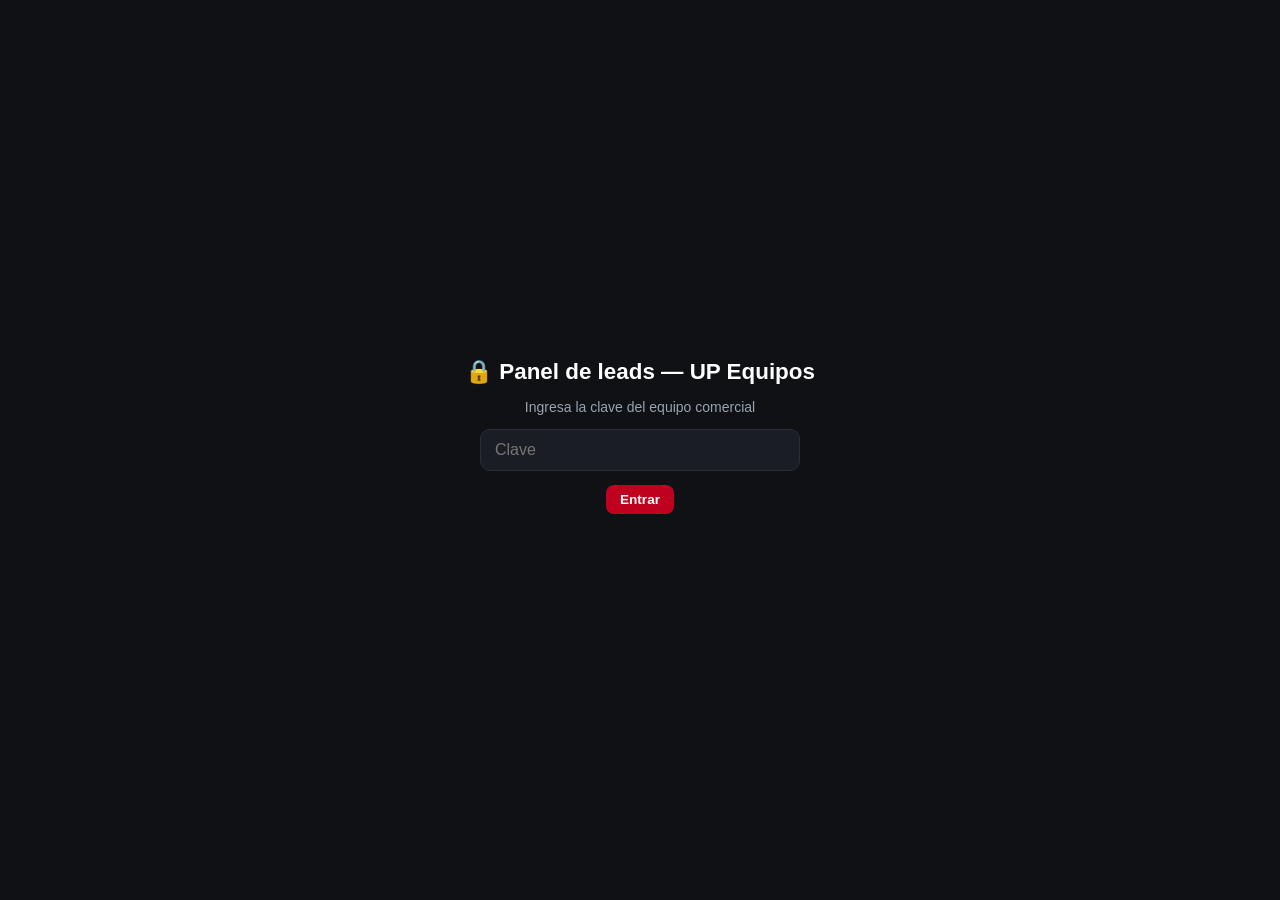
<file: panel.html>
<!DOCTYPE html>
<html lang="es">
<head>
  <meta charset="UTF-8" />
  <meta name="viewport" content="width=device-width, initial-scale=1.0" />
  <meta name="robots" content="noindex, nofollow" />
  <title>Panel de leads — UP Equipos</title>
  <style>
    *,*::before,*::after{box-sizing:border-box;margin:0;padding:0}
    body{font-family:'Segoe UI',Arial,sans-serif;background:#0f1115;color:#e8eaed;font-size:14px}
    header{background:#1a1d24;border-bottom:3px solid #C0001F;padding:14px 20px;display:flex;
      justify-content:space-between;align-items:center;flex-wrap:wrap;gap:10px}
    header .brand{font-size:1.2rem;font-weight:900;color:#fff}
    header .brand span{color:#C0001F}
    header .actions{display:flex;gap:8px;align-items:center}
    button,select{font-family:inherit}
    .btn{padding:7px 14px;border:none;border-radius:8px;background:#C0001F;color:#fff;
      font-weight:700;cursor:pointer;font-size:.85rem}
    .btn.ghost{background:#2a2e37;color:#cbd5e1}
    .wrap{max-width:1200px;margin:0 auto;padding:18px 20px 60px}
    .kpis{display:grid;grid-template-columns:repeat(auto-fit,minmax(160px,1fr));gap:12px;margin-bottom:18px}
    .kpi{background:#1a1d24;border:1px solid #2a2e37;border-radius:12px;padding:14px}
    .kpi .v{font-size:1.7rem;font-weight:900;color:#fff}
    .kpi .v.green{color:#16a34a}
    .kpi .l{font-size:.74rem;color:#9aa3af;text-transform:uppercase;letter-spacing:.5px;margin-top:2px}
    h2{font-size:1rem;margin:22px 0 10px;color:#fff;display:flex;align-items:center;gap:8px}
    h2 .count{font-size:.75rem;background:#2a2e37;color:#cbd5e1;padding:2px 8px;border-radius:10px}
    .tablewrap{overflow-x:auto;background:#1a1d24;border:1px solid #2a2e37;border-radius:12px}
    table{width:100%;border-collapse:collapse;min-width:760px}
    th,td{padding:9px 12px;text-align:left;border-bottom:1px solid #23272f;white-space:nowrap}
    th{font-size:.7rem;text-transform:uppercase;letter-spacing:.5px;color:#9aa3af;background:#15181e;position:sticky;top:0}
    td.money{font-weight:800;color:#16a34a}
    .nro{font-family:'Courier New',monospace;font-weight:800;color:#ff5a6e}
    .estado{padding:4px 8px;border-radius:8px;border:1px solid #2a2e37;background:#0f1115;color:#e8eaed;font-size:.78rem}
    .lnk{color:#7cc0ff;text-decoration:none;font-weight:700}
    .lnk:hover{text-decoration:underline}
    .wa{color:#25D366}
    #login{position:fixed;inset:0;background:#0f1115;display:flex;flex-direction:column;
      align-items:center;justify-content:center;gap:14px;z-index:50;padding:20px;text-align:center}
    #login h1{font-size:1.4rem;color:#fff}
    #login input{padding:11px 14px;border:1px solid #2a2e37;border-radius:10px;background:#1a1d24;
      color:#fff;font-size:1rem;width:min(320px,90vw)}
    #login .err{color:#ff5a6e;font-size:.85rem;min-height:1em}
    .muted{color:#9aa3af}
    @media(max-width:560px){.wrap{padding:14px}}
  </style>
</head>
<body>
  <div id="login">
    <h1>🔒 Panel de leads — UP Equipos</h1>
    <p class="muted">Ingresa la clave del equipo comercial</p>
    <input id="clave" type="password" placeholder="Clave" autocomplete="off" />
    <button class="btn" onclick="entrar()">Entrar</button>
    <div class="err" id="loginErr"></div>
  </div>

  <header style="display:none" id="topbar">
    <div class="brand">UP <span>Equipos</span> · Leads web</div>
    <div class="actions">
      <span class="muted" style="font-size:.74rem">🔄 Auto-actualiza cada 20s</span>
      <button class="btn ghost" onclick="cargar()">↻ Actualizar</button>
      <button class="btn ghost" onclick="salir()">Salir</button>
    </div>
  </header>

  <div class="wrap" id="contenido" style="display:none">
    <div class="kpis" id="kpis"></div>

    <h2>📄 Cotizaciones <span class="count" id="cCount">0</span></h2>
    <div class="tablewrap">
      <table>
        <thead><tr>
          <th>N°</th><th>Fecha</th><th>Cliente</th><th>Tel</th><th>NIT</th>
          <th>Equipo</th><th>Días</th><th>Total c/IVA</th><th>Estado</th><th>PDF</th>
        </tr></thead>
        <tbody id="cotizBody"></tbody>
      </table>
    </div>

    <h2>👤 Clientes <span class="count" id="clCount">0</span></h2>
    <div class="tablewrap">
      <table>
        <thead><tr>
          <th>Nombre</th><th>Teléfono</th><th>NIT</th><th>Empresa</th>
          <th>Ciudad</th><th>Correo</th><th>Cotiz.</th><th>Última</th>
        </tr></thead>
        <tbody id="cliBody"></tbody>
      </table>
    </div>
  </div>

<script>
const SB_URL = 'https://oguxdohmutqgacahcwop.supabase.co';
const SB_KEY = 'eyJhbGciOiJIUzI1NiIsInR5cCI6IkpXVCJ9.eyJpc3MiOiJzdXBhYmFzZSIsInJlZiI6Im9ndXhkb2htdXRxZ2FjYWhjd29wIiwicm9sZSI6ImFub24iLCJpYXQiOjE3NzI3Mjc0NzcsImV4cCI6MjA4ODMwMzQ3N30.RRruTo8B7k4R97Igq7_KV1PV58FqrpIzEu0R_MXIwR8';
const ESTADOS = ['nueva','contactada','cotizada','cerrada','descartada'];

const money = v => '$ ' + Number(v||0).toLocaleString('es-CO');
const esc = s => String(s ?? '').replace(/&/g,'&amp;').replace(/</g,'&lt;').replace(/>/g,'&gt;');
const fmtDate = d => { if(!d) return '—'; const x=new Date(d); return isNaN(x)? String(d).slice(0,10) : x.toLocaleDateString('es-CO',{day:'2-digit',month:'2-digit',year:'numeric'}); };
const waNum = t => '57' + String(t||'').replace(/\D/g,'').replace(/^57/,'');

function getClave(){ return sessionStorage.getItem('panel_clave') || ''; }

async function rpc(fn, body){
  const res = await fetch(`${SB_URL}/rest/v1/rpc/${fn}`,{
    method:'POST',
    headers:{'Content-Type':'application/json','apikey':SB_KEY,'Authorization':`Bearer ${SB_KEY}`},
    body:JSON.stringify(body)
  });
  const data = await res.json();
  if(!res.ok) throw new Error((data && data.message) || 'Error');
  return data;
}

async function entrar(){
  const clave = document.getElementById('clave').value.trim();
  const err = document.getElementById('loginErr');
  err.textContent = '';
  if(!clave){ err.textContent='Ingresa la clave'; return; }
  sessionStorage.setItem('panel_clave', clave);
  try { await cargar(); }
  catch(e){ err.textContent = 'Clave incorrecta'; sessionStorage.removeItem('panel_clave'); }
}

function salir(){ if(pollTimer){ clearInterval(pollTimer); pollTimer=null; } sessionStorage.removeItem('panel_clave'); location.reload(); }

let pollTimer = null;
async function cargar(){
  const data = await rpc('panel_web', { p_clave: getClave() });
  document.getElementById('login').style.display='none';
  document.getElementById('topbar').style.display='flex';
  document.getElementById('contenido').style.display='block';
  render(data);
  startPolling();
}

// Auto-refresh cada 20s (sin tocar F5). No refresca si estás editando un estado
// o si la pestaña está en segundo plano.
function startPolling(){
  if(pollTimer) return;
  pollTimer = setInterval(async ()=>{
    if(!getClave()) return;
    if(document.hidden) return;
    if(document.activeElement && document.activeElement.tagName === 'SELECT') return;
    try { const data = await rpc('panel_web', { p_clave: getClave() }); render(data); }
    catch(e){ /* silencioso */ }
  }, 20000);
}

function render(data){
  const cots = data.cotizaciones || [];
  const clis = data.clientes || [];

  const totalValor = cots.reduce((s,c)=>s+Number(c.total_con_iva||0),0);
  const nuevas = cots.filter(c=>c.estado==='nueva').length;
  document.getElementById('kpis').innerHTML = `
    <div class="kpi"><div class="v">${clis.length}</div><div class="l">Clientes</div></div>
    <div class="kpi"><div class="v">${cots.length}</div><div class="l">Cotizaciones</div></div>
    <div class="kpi"><div class="v" style="color:#ff5a6e">${nuevas}</div><div class="l">Nuevas sin gestionar</div></div>
    <div class="kpi"><div class="v green">${money(totalValor)}</div><div class="l">Valor total cotizado</div></div>`;

  document.getElementById('cCount').textContent = cots.length;
  document.getElementById('clCount').textContent = clis.length;

  document.getElementById('cotizBody').innerHTML = cots.map(c=>{
    const opts = ESTADOS.map(e=>`<option ${e===c.estado?'selected':''}>${e}</option>`).join('');
    return `<tr>
      <td class="nro">${esc(c.nro)}</td>
      <td>${fmtDate(c.fecha||c.created_at)}</td>
      <td>${esc(c.cliente||c.contacto||'—')}</td>
      <td>${c.telefono?`<a class="lnk wa" target="_blank" href="https://wa.me/${waNum(c.telefono)}">${esc(c.telefono)}</a>`:'—'}</td>
      <td>${esc(c.nit||'—')}</td>
      <td>${esc(c.tipo||'—')}</td>
      <td>${c.dias??'—'}</td>
      <td class="money">${money(c.total_con_iva)}</td>
      <td><select class="estado" onchange="setEstado('${c.id}',this.value)">${opts}</select></td>
      <td><a class="lnk" target="_blank" href="print_cotizacion.html?id=${encodeURIComponent(c.id)}">Ver</a></td>
    </tr>`;
  }).join('') || `<tr><td colspan="10" class="muted" style="text-align:center;padding:20px">Sin cotizaciones aún</td></tr>`;

  document.getElementById('cliBody').innerHTML = clis.map(c=>`
    <tr>
      <td>${esc(c.nombre||'—')}</td>
      <td>${c.telefono?`<a class="lnk wa" target="_blank" href="https://wa.me/${waNum(c.telefono)}">${esc(c.telefono)}</a>`:'—'}</td>
      <td>${esc(c.nit||'—')}</td>
      <td>${esc(c.empresa||'—')}</td>
      <td>${esc(c.ciudad||'—')}</td>
      <td>${esc(c.correo||'—')}</td>
      <td style="text-align:center">${c.total_cotizaciones??0}</td>
      <td>${fmtDate(c.ultima_cotizacion)}</td>
    </tr>`).join('') || `<tr><td colspan="8" class="muted" style="text-align:center;padding:20px">Sin clientes aún</td></tr>`;
}

async function setEstado(id, estado){
  try { await rpc('panel_web_set_estado', { p_clave:getClave(), p_id:id, p_estado:estado }); }
  catch(e){ alert('No se pudo actualizar el estado'); }
}

// Enter para login + auto-entrar si ya hay clave en sesión
document.getElementById('clave').addEventListener('keydown', e=>{ if(e.key==='Enter') entrar(); });
if(getClave()){ cargar().catch(()=>{ sessionStorage.removeItem('panel_clave'); }); }
</script>
</body>
</html>
</file>
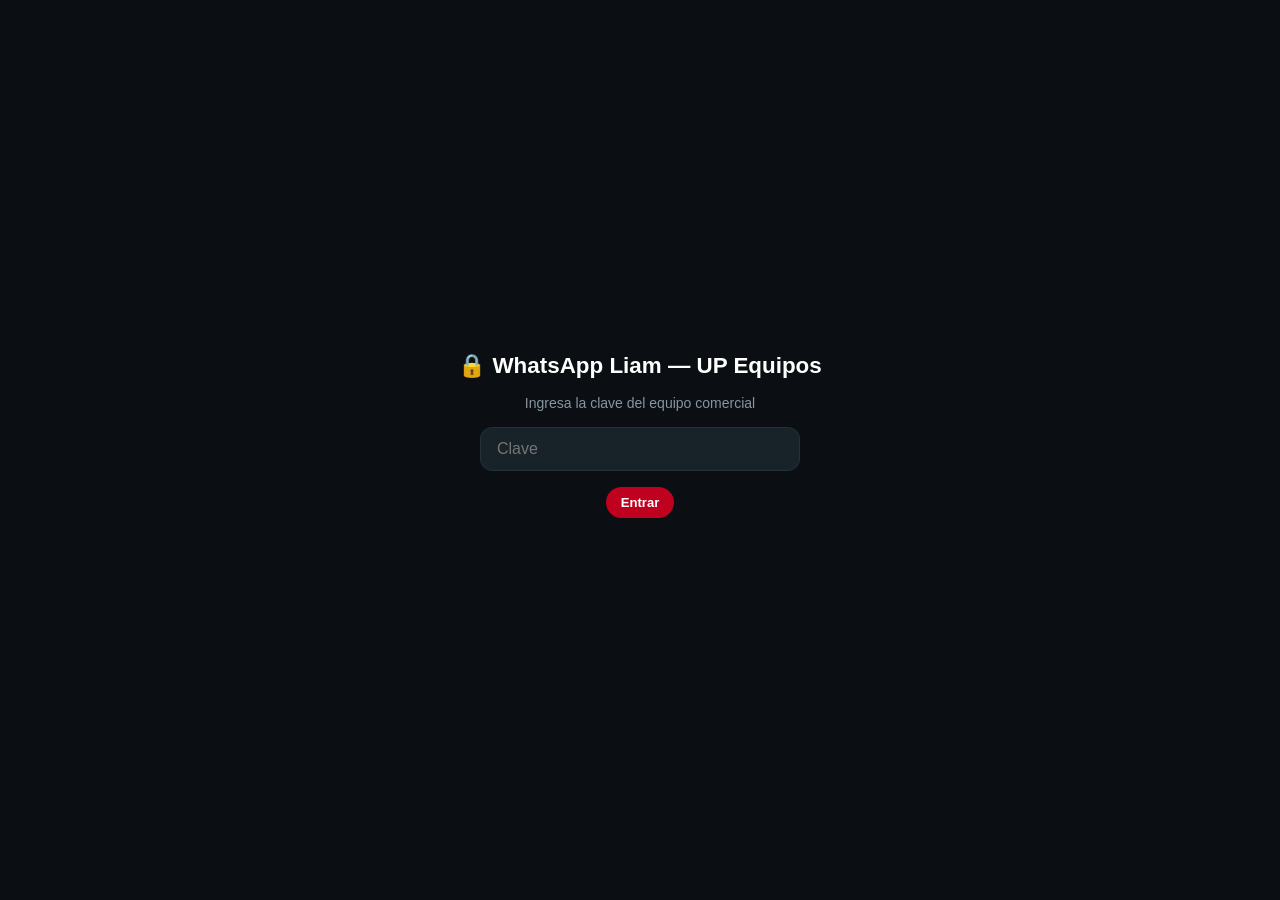
<file: whatsapp.html>
<!DOCTYPE html>
<html lang="es">
<head>
  <meta charset="UTF-8" />
  <meta name="viewport" content="width=device-width, initial-scale=1.0" />
  <meta name="robots" content="noindex, nofollow" />
  <title>WhatsApp Liam — UP Equipos</title>
  <style>
    :root{
      --bg:#0b0f14; --panel:#111b21; --panel2:#182229; --line:#22323c;
      --txt:#e9edef; --muted:#8696a0; --brand:#C0001F;
      --bub-in:#202c33; --bub-bot:#005c4b; --bub-hum:#0b4a63;
      --wa:#25D366;
    }
    *,*::before,*::after{box-sizing:border-box;margin:0;padding:0}
    html,body{height:100%}
    body{font-family:'Segoe UI',Arial,sans-serif;background:var(--bg);color:var(--txt);
      font-size:14px;overflow:hidden}
    button,input,textarea{font-family:inherit}
    ::-webkit-scrollbar{width:8px;height:8px}
    ::-webkit-scrollbar-thumb{background:#2a3942;border-radius:8px}
    ::-webkit-scrollbar-track{background:transparent}

    .btn{padding:8px 15px;border:none;border-radius:20px;background:var(--brand);color:#fff;
      font-weight:700;cursor:pointer;font-size:.82rem;transition:filter .15s}
    .btn:hover{filter:brightness(1.1)}
    .btn.ghost{background:#2a3942;color:#d1d7db}
    .btn:disabled{opacity:.5;cursor:not-allowed}
    .muted{color:var(--muted)}

    /* ---------- Login ---------- */
    #login{position:fixed;inset:0;background:var(--bg);display:flex;flex-direction:column;
      align-items:center;justify-content:center;gap:16px;z-index:50;padding:20px;text-align:center}
    #login h1{font-size:1.4rem;color:#fff;font-weight:800}
    #login input{padding:12px 16px;border:1px solid var(--line);border-radius:12px;background:var(--panel2);
      color:#fff;font-size:1rem;width:min(320px,90vw);outline:none}
    #login input:focus{border-color:var(--brand)}
    #login .err{color:#ff5a6e;font-size:.85rem;min-height:1em}

    /* ---------- App shell ---------- */
    #app{display:none;height:100vh;flex-direction:column}
    header{background:var(--panel);border-bottom:3px solid var(--brand);padding:11px 18px;
      display:flex;justify-content:space-between;align-items:center;flex-wrap:wrap;gap:10px;flex:0 0 auto}
    header .brand{font-size:1.1rem;font-weight:900;color:#fff;letter-spacing:.3px}
    header .brand span{color:var(--brand)}
    header .actions{display:flex;gap:8px;align-items:center}

    .layout{flex:1 1 auto;display:flex;min-height:0}

    /* ---------- Sidebar ---------- */
    .sidebar{width:340px;flex:0 0 340px;background:var(--panel);border-right:1px solid var(--line);
      display:flex;flex-direction:column;min-height:0}
    .sidebar .search{padding:9px 12px;background:var(--panel)}
    .sidebar .search input{width:100%;padding:9px 14px;border-radius:20px;border:none;
      background:var(--panel2);color:#fff;outline:none;font-size:.85rem}
    .convlist{flex:1;overflow-y:auto}
    .conv{padding:10px 14px;cursor:pointer;display:flex;gap:12px;align-items:center;
      border-bottom:1px solid #10191f;transition:background .12s}
    .conv:hover{background:var(--panel2)}
    .conv.active{background:var(--panel2)}
    .avatar{width:44px;height:44px;border-radius:50%;flex:0 0 44px;display:flex;align-items:center;
      justify-content:center;font-weight:800;color:#fff;font-size:.95rem;letter-spacing:.5px}
    .conv .body{flex:1;min-width:0}
    .conv .top{display:flex;justify-content:space-between;align-items:baseline;gap:8px}
    .conv .nombre{font-weight:600;color:#e9edef;white-space:nowrap;overflow:hidden;
      text-overflow:ellipsis;font-size:.95rem}
    .conv .fecha{font-size:.68rem;color:var(--muted);flex:0 0 auto}
    .conv .bottom{display:flex;justify-content:space-between;align-items:center;gap:8px;margin-top:2px}
    .conv .preview{font-size:.8rem;color:var(--muted);white-space:nowrap;overflow:hidden;
      text-overflow:ellipsis;flex:1}
    .dot{width:9px;height:9px;border-radius:50%;flex:0 0 9px}
    .dot.on{background:var(--wa)}
    .dot.off{background:#ffb020}
    .pill-lead{font-size:.6rem;padding:1px 6px;border-radius:8px;background:#0b3b52;color:#7cc0ff;
      font-weight:700;text-transform:uppercase;letter-spacing:.3px}

    /* ---------- Chat pane ---------- */
    .chatpane{flex:1;display:flex;flex-direction:column;min-height:0;position:relative}
    .chatpane .empty{margin:auto;color:var(--muted);text-align:center;padding:20px;z-index:1}
    .chat-header{padding:9px 18px;background:var(--panel);border-bottom:1px solid var(--line);
      display:flex;justify-content:space-between;align-items:center;flex-wrap:wrap;gap:10px;z-index:2}
    .chat-header .who-wrap{display:flex;align-items:center;gap:12px;min-width:0}
    .chat-header .who{display:flex;flex-direction:column;min-width:0}
    .chat-header .who .n{font-weight:700;color:#fff;white-space:nowrap;overflow:hidden;text-overflow:ellipsis}
    .chat-header .who .t{font-size:.75rem;color:var(--muted)}
    .toggle-wrap{display:flex;align-items:center;gap:9px}
    .switch{position:relative;display:inline-block;width:44px;height:24px}
    .switch input{opacity:0;width:0;height:0}
    .slider{position:absolute;cursor:pointer;inset:0;background:#3a444c;transition:.2s;border-radius:24px}
    .slider::before{position:absolute;content:"";height:18px;width:18px;left:3px;bottom:3px;
      background:#fff;transition:.2s;border-radius:50%}
    .switch input:checked + .slider{background:var(--wa)}
    .switch input:checked + .slider::before{transform:translateX(20px)}
    .toggle-label{font-size:.78rem;font-weight:700}
    .toggle-label.on{color:var(--wa)}
    .toggle-label.off{color:#ffb020}

    /* Fondo tipo WhatsApp (patrón sutil) */
    .messages{flex:1;min-height:0;overflow-y:auto;padding:18px 8%;display:flex;flex-direction:column;gap:3px;
      background-color:#0a1014;
      background-image:radial-gradient(rgba(255,255,255,.02) 1px, transparent 1px);
      background-size:22px 22px}

    .daysep{align-self:center;margin:10px 0}
    .daysep span{background:var(--panel2);color:var(--muted);font-size:.68rem;padding:4px 12px;
      border-radius:10px;text-transform:uppercase;letter-spacing:.5px;font-weight:700}

    .row{display:flex;width:100%}
    .row.left{justify-content:flex-start}
    .row.right{justify-content:flex-end}

    .bubble{max-width:70%;padding:6px 9px 5px;border-radius:8px;font-size:.9rem;line-height:1.4;
      position:relative;box-shadow:0 1px 1px rgba(0,0,0,.25);word-wrap:break-word;overflow-wrap:anywhere}
    .bubble .txt{white-space:pre-wrap}
    .bubble .who-tag{font-size:.66rem;font-weight:800;text-transform:uppercase;letter-spacing:.4px;
      display:block;margin-bottom:2px}
    .bubble .meta{display:inline-block;float:right;font-size:.62rem;margin:6px 0 -2px 10px;opacity:.6;
      user-select:none}

    .cliente{background:var(--bub-in);color:var(--txt);border-top-left-radius:2px}
    .cliente .who-tag{color:#8fd4ff}
    .bot{background:var(--bub-bot);color:#e9f6f0;border-top-right-radius:2px}
    .bot .who-tag{color:#7ff0cf}
    .humano{background:var(--bub-hum);color:#e6f3fb;border-top-right-radius:2px}
    .humano .who-tag{color:#8fd0ff}

    /* colas de las burbujas */
    .cliente::before,.bot::before,.humano::before{content:"";position:absolute;top:0;width:8px;height:12px}
    .cliente::before{left:-7px;background:radial-gradient(circle at bottom right, transparent 8px, var(--bub-in) 9px)}
    .bot::before{right:-7px;background:radial-gradient(circle at bottom left, transparent 8px, var(--bub-bot) 9px)}
    .humano::before{right:-7px;background:radial-gradient(circle at bottom left, transparent 8px, var(--bub-hum) 9px)}

    /* ---------- Composer ---------- */
    .pausa-banner{background:#2a1c00;color:#ffb020;font-size:.76rem;padding:7px 14px;text-align:center;z-index:2}
    .composer{background:var(--panel);padding:9px 14px;display:flex;gap:10px;align-items:flex-end;z-index:2}
    .composer textarea{flex:1;resize:none;min-height:44px;max-height:130px;padding:11px 15px;
      border-radius:22px;border:none;background:var(--panel2);color:#fff;font-size:.9rem;outline:none;line-height:1.35}
    .composer .btn{height:44px;border-radius:50%;width:44px;padding:0;font-size:1.1rem;display:flex;
      align-items:center;justify-content:center}

    @media(max-width:760px){
      .messages{padding:14px 12px}
      .sidebar{width:100%;flex-basis:100%;position:absolute;inset:0;z-index:5}
      .sidebar.hide{display:none}
      .chatpane.hide{display:none}
      .layout{position:relative}
      .back-btn{display:inline-flex !important}
      .bubble{max-width:82%}
    }
    .back-btn{display:none}

    /* ---------- Modal Configurar Liam ---------- */
    .modal-overlay{position:fixed;inset:0;background:rgba(0,0,0,.6);z-index:40;display:none;
      align-items:center;justify-content:center;padding:20px}
    .modal-overlay.show{display:flex}
    .modal{background:var(--panel);border-radius:14px;width:min(640px,100%);max-height:88vh;
      display:flex;flex-direction:column;box-shadow:0 10px 40px rgba(0,0,0,.5)}
    .modal-head{padding:16px 20px;border-bottom:1px solid var(--line);display:flex;
      justify-content:space-between;align-items:center;flex:0 0 auto}
    .modal-head h2{font-size:1.05rem;color:#fff}
    .modal-close{background:none;border:none;color:var(--muted);font-size:1.3rem;cursor:pointer;
      line-height:1;padding:2px 6px}
    .modal-body{padding:16px 20px;overflow-y:auto;flex:1 1 auto;display:flex;flex-direction:column;gap:14px}
    .cfg-field label{display:block;font-size:.82rem;font-weight:700;color:#cfd6db;margin-bottom:5px}
    .cfg-field .hint{font-size:.72rem;color:var(--muted);margin-bottom:6px}
    .cfg-field textarea{width:100%;min-height:90px;resize:vertical;padding:10px 12px;
      border-radius:10px;border:1px solid var(--line);background:var(--panel2);color:#fff;
      font-size:.85rem;line-height:1.45;outline:none;font-family:inherit}
    .cfg-field textarea:focus{border-color:var(--brand)}
    .cfg-toggle{display:flex;align-items:center;gap:10px;padding-top:2px}
    .cfg-toggle .toggle-label{font-size:.82rem;font-weight:700}
    .modal-foot{padding:14px 20px;border-top:1px solid var(--line);display:flex;
      justify-content:space-between;align-items:center;gap:10px;flex:0 0 auto;flex-wrap:wrap}
    .cfg-status{font-size:.76rem;color:var(--muted);min-height:1.1em}
    .cfg-status.ok{color:var(--wa)}
    .cfg-status.err{color:#ff5a6e}
  </style>
</head>
<body>
  <div id="login">
    <h1>🔒 WhatsApp Liam — UP Equipos</h1>
    <p class="muted">Ingresa la clave del equipo comercial</p>
    <input id="clave" type="password" placeholder="Clave" autocomplete="off" />
    <button class="btn" onclick="entrar()">Entrar</button>
    <div class="err" id="loginErr"></div>
  </div>

  <div id="app">
    <header>
      <div class="brand">UP <span>Equipos</span> · WhatsApp Liam</div>
      <div class="actions">
        <span class="muted" style="font-size:.74rem">🟢 En vivo · avisa mensajes nuevos</span>
        <button class="btn ghost" onclick="abrirConfig()">⚙️ Configurar Liam</button>
        <button class="btn ghost" onclick="cargarLista()">↻ Actualizar</button>
        <button class="btn ghost" onclick="salir()">Salir</button>
      </div>
    </header>

    <div class="layout">
      <div class="sidebar" id="sidebar">
        <div class="search">
          <input id="buscar" placeholder="🔍  Buscar por nombre o teléfono..." oninput="renderLista()" />
        </div>
        <div class="convlist" id="convlist"></div>
      </div>

      <div class="chatpane" id="chatpane">
        <div class="empty" id="chatEmpty">💬 Selecciona una conversación para verla aquí.</div>

        <div id="chatBody" style="display:none;flex:1;flex-direction:column;min-height:0">
          <div class="chat-header">
            <div class="who-wrap">
              <button class="btn ghost back-btn" onclick="volverLista()" style="border-radius:50%;width:38px;height:38px;padding:0">←</button>
              <div class="avatar" id="chAvatar" style="width:40px;height:40px;flex-basis:40px"></div>
              <div class="who">
                <span class="n" id="chNombre">—</span>
                <span class="t" id="chTelefono">—</span>
              </div>
            </div>
            <div class="toggle-wrap">
              <span class="toggle-label" id="chToggleLabel">Bot activo</span>
              <label class="switch">
                <input type="checkbox" id="chToggle" onchange="toggleBot(this.checked)" />
                <span class="slider"></span>
              </label>
            </div>
          </div>

          <div class="pausa-banner" id="pausaBanner" style="display:none">
            ⏸ Liam está pausado en esta conversación — tus mensajes salen como asesor humano y él no responderá hasta que reactives el interruptor.
          </div>

          <div class="messages" id="messages"></div>

          <div class="composer">
            <textarea id="mensaje" placeholder="Escribe como asesor humano... (Enter para enviar, Shift+Enter salto de línea)"
              onkeydown="onComposerKey(event)"></textarea>
            <button class="btn" id="btnEnviar" onclick="enviarMensaje()" title="Enviar">➤</button>
          </div>
        </div>
      </div>
    </div>
  </div>

  <div class="modal-overlay" id="cfgOverlay">
    <div class="modal">
      <div class="modal-head">
        <h2>⚙️ Configurar a Liam (WhatsApp)</h2>
        <button class="modal-close" onclick="cerrarConfig()">✕</button>
      </div>
      <div class="modal-body">
        <p class="muted" style="font-size:.78rem">
          Edita cómo habla Liam sin tocar código. Lo que NO se edita aquí (por seguridad de la
          cotización): pedir siempre NIT/cédula antes de cotizar, el uso de la herramienta de
          cotizar y la capacidad de carga (227/159 kg) — eso queda fijo en el sistema.
        </p>
        <div class="cfg-field">
          <label>🎯 Tono</label>
          <div class="hint">Cómo habla: registro, calidez, uso de negritas/emojis, cómo saluda y cierra.</div>
          <textarea id="cfgTono"></textarea>
        </div>
        <div class="cfg-field">
          <label>🏗️ Contexto de negocio</label>
          <div class="hint">Descripción de los equipos y para qué sirve cada tipo (catálogo en prosa).</div>
          <textarea id="cfgContexto"></textarea>
        </div>
        <div class="cfg-field">
          <label>💰 Política de precios (charla casual)</label>
          <div class="hint">Qué tan aproximado puede ser al hablar de precio antes de la cotización formal.</div>
          <textarea id="cfgPrecios"></textarea>
        </div>
        <div class="cfg-field">
          <label>🚫 Restricciones</label>
          <div class="hint">Qué NO debe decir o hacer (temas fuera de tema, revelar que es IA, etc.).</div>
          <textarea id="cfgRestricciones"></textarea>
        </div>
        <div class="cfg-toggle">
          <label class="switch">
            <input type="checkbox" id="cfgActivo" checked />
            <span class="slider"></span>
          </label>
          <span class="toggle-label" id="cfgActivoLabel">Configuración activa</span>
        </div>
      </div>
      <div class="modal-foot">
        <span class="cfg-status" id="cfgStatus"></span>
        <div style="display:flex;gap:8px">
          <button class="btn ghost" onclick="cerrarConfig()">Cancelar</button>
          <button class="btn" id="cfgGuardarBtn" onclick="guardarConfig()">Guardar</button>
        </div>
      </div>
    </div>
  </div>

<script>
const FN_URL = 'https://oguxdohmutqgacahcwop.supabase.co/functions/v1/whatsapp-panel';
const SB_KEY = 'eyJhbGciOiJIUzI1NiIsInR5cCI6IkpXVCJ9.eyJpc3MiOiJzdXBhYmFzZSIsInJlZiI6Im9ndXhkb2htdXRxZ2FjYWhjd29wIiwicm9sZSI6ImFub24iLCJpYXQiOjE3NzI3Mjc0NzcsImV4cCI6MjA4ODMwMzQ3N30.RRruTo8B7k4R97Igq7_KV1PV58FqrpIzEu0R_MXIwR8';

let sesiones = [];
let activoTel = null;
let pollTimeout = null;

// --- Detección de mensajes nuevos (para avisar en "tiempo real") ---
let lastInboundTs = {};   // telefono -> ts del último mensaje entrante ya visto
let baselineHecho = false; // evita avisar por todo lo que ya existía al abrir
let nuevosSinVer = 0;
let flashTimer = null;
let audioCtx = null;
const tituloOriginal = document.title;

const esc = s => String(s ?? '').replace(/&/g,'&amp;').replace(/</g,'&lt;').replace(/>/g,'&gt;');
function getClave(){ return sessionStorage.getItem('wa_panel_clave') || ''; }

const AV_COLORS = ['#6d4aff','#0a7cff','#00a884','#e8871a','#c0001f','#9b2fae','#2e7d32','#d81b60','#00838f','#5d4037'];
function avatarColor(seed){
  let h = 0; const s = String(seed||'');
  for(let i=0;i<s.length;i++) h = (h*31 + s.charCodeAt(i)) >>> 0;
  return AV_COLORS[h % AV_COLORS.length];
}
function iniciales(nombre, tel){
  const base = (nombre||'').trim();
  if(base){
    const p = base.split(/\s+/).filter(Boolean);
    return ((p[0]?.[0]||'') + (p[1]?.[0]||'')).toUpperCase() || (tel||'?').slice(-2);
  }
  return (tel||'?').replace(/\D/g,'').slice(-2) || '?';
}

async function call(action, extra){
  const res = await fetch(FN_URL, {
    method: 'POST',
    headers: { 'Content-Type':'application/json', apikey: SB_KEY, Authorization: `Bearer ${SB_KEY}` },
    body: JSON.stringify({ clave: getClave(), action, ...extra })
  });
  const data = await res.json();
  if(!res.ok) throw new Error(data?.error || 'Error');
  return data;
}

async function entrar(){
  const clave = document.getElementById('clave').value.trim();
  const err = document.getElementById('loginErr');
  err.textContent = '';
  if(!clave){ err.textContent = 'Ingresa la clave'; return; }
  sessionStorage.setItem('wa_panel_clave', clave);
  try { await cargarLista(); mostrarApp(); startPolling(); }
  catch(e){ err.textContent = 'Clave incorrecta'; sessionStorage.removeItem('wa_panel_clave'); }
}

function mostrarApp(){
  document.getElementById('login').style.display = 'none';
  document.getElementById('app').style.display = 'flex';
}

function salir(){
  if(pollTimeout){ clearTimeout(pollTimeout); pollTimeout = null; }
  pararFlash();
  sessionStorage.removeItem('wa_panel_clave');
  location.reload();
}

// Refresco adaptativo: rápido en el chat abierto, más lento navegando la
// lista, y en segundo plano (otra pestaña) sigue vigilando para poder avisar.
function pollDelay(){
  if(document.hidden) return 8000;
  return activoTel ? 3000 : 6000;
}
function startPolling(){
  if(pollTimeout) return;
  const tick = async () => {
    if(getClave()){
      try { await cargarLista(); } catch(e) { /* silencioso */ }
    }
    pollTimeout = setTimeout(tick, pollDelay());
  };
  pollTimeout = setTimeout(tick, pollDelay());
}

async function cargarLista(){
  const data = await call('list');
  sesiones = data.sesiones || [];
  detectarNuevos(sesiones);
  renderLista();
  if(activoTel){
    const s = sesiones.find(x => x.telefono === activoTel);
    if(s) renderChat(s);
  }
}

function fmtHora(d){
  if(!d) return '';
  const x = new Date(d);
  if(isNaN(x)) return '';
  return x.toLocaleTimeString('es-CO', { hour:'2-digit', minute:'2-digit' });
}
function fmtHoraLista(d){
  if(!d) return '';
  const x = new Date(d);
  if(isNaN(x)) return '';
  const hoy = new Date();
  const mismoDia = x.toDateString() === hoy.toDateString();
  return mismoDia
    ? x.toLocaleTimeString('es-CO', { hour:'2-digit', minute:'2-digit' })
    : x.toLocaleDateString('es-CO', { day:'2-digit', month:'2-digit' });
}
function fmtDaySep(x){
  const hoy = new Date();
  const ayer = new Date(); ayer.setDate(hoy.getDate()-1);
  if(x.toDateString() === hoy.toDateString()) return 'Hoy';
  if(x.toDateString() === ayer.toDateString()) return 'Ayer';
  return x.toLocaleDateString('es-CO', { day:'2-digit', month:'long', year:'numeric' });
}

function ultimoMensaje(s){
  const h = s.historial || [];
  return h.length ? h[h.length - 1] : null;
}

function renderLista(){
  const filtro = (document.getElementById('buscar').value || '').toLowerCase().trim();
  const list = sesiones.filter(s => {
    if(!filtro) return true;
    return (s.nombre||'').toLowerCase().includes(filtro) || (s.telefono||'').includes(filtro);
  });

  document.getElementById('convlist').innerHTML = list.map(s => {
    const ult = ultimoMensaje(s);
    const preview = ult ? esc(ult.content).replace(/\n/g,' ').slice(0,52) : 'Sin mensajes';
    const activa = s.telefono === activoTel ? 'active' : '';
    const nom = s.nombre || s.telefono;
    return `<div class="conv ${activa}" onclick="abrirConversacion('${s.telefono}')">
      <div class="avatar" style="background:${avatarColor(s.telefono)}">${esc(iniciales(s.nombre, s.telefono))}</div>
      <div class="body">
        <div class="top">
          <span class="nombre">${esc(nom)}</span>
          <span class="fecha">${fmtHoraLista(s.updated_at)}</span>
        </div>
        <div class="bottom">
          <span class="preview">${preview}</span>
          ${s.lead_captured ? '<span class="pill-lead">Lead</span>' : ''}
          <span class="dot ${s.bot_activo ? 'on' : 'off'}" title="${s.bot_activo ? 'Bot activo' : 'Pausado'}"></span>
        </div>
      </div>
    </div>`;
  }).join('') || `<div class="muted" style="padding:24px;text-align:center">Sin conversaciones aún</div>`;
}

// ts del último mensaje ENTRANTE (del cliente) en una sesión. Sobrevive al
// recorte de historial porque el más reciente nunca se recorta.
function ultimoInboundTs(s){
  let mx = 0;
  (s.historial || []).forEach(m => {
    if(m.role === 'user' && m.ts){
      const t = new Date(m.ts).getTime();
      if(!isNaN(t) && t > mx) mx = t;
    }
  });
  if(mx === 0){ const u = new Date(s.updated_at).getTime(); if(!isNaN(u)) mx = u; }
  return mx;
}

function detectarNuevos(list){
  let cuenta = 0;
  list.forEach(s => {
    const t = ultimoInboundTs(s);
    const prev = lastInboundTs[s.telefono];
    if(baselineHecho && prev !== undefined && t > prev){
      // No avises por el chat que ya estás mirando y enfocado.
      const viendoEste = (s.telefono === activoTel) && !document.hidden && document.hasFocus();
      if(!viendoEste) cuenta++;
    }
    lastInboundTs[s.telefono] = t;
  });
  baselineHecho = true;
  if(cuenta > 0){ nuevosSinVer += cuenta; beep(); flashTitulo(); }
}

function beep(){
  try{
    audioCtx = audioCtx || new (window.AudioContext || window.webkitAudioContext)();
    if(audioCtx.state === 'suspended') audioCtx.resume();
    const o = audioCtx.createOscillator(), g = audioCtx.createGain();
    o.connect(g); g.connect(audioCtx.destination);
    o.type = 'sine'; o.frequency.value = 880;
    g.gain.setValueAtTime(0.0001, audioCtx.currentTime);
    g.gain.exponentialRampToValueAtTime(0.22, audioCtx.currentTime + 0.01);
    g.gain.exponentialRampToValueAtTime(0.0001, audioCtx.currentTime + 0.32);
    o.start(); o.stop(audioCtx.currentTime + 0.33);
  }catch(e){ /* algunos navegadores exigen interacción previa; no pasa nada */ }
}

function flashTitulo(){
  if(flashTimer) return;
  let on = false;
  flashTimer = setInterval(() => {
    const plural = nuevosSinVer === 1 ? '' : 's';
    document.title = on ? tituloOriginal : `💬 (${nuevosSinVer}) mensaje${plural} nuevo${plural}`;
    on = !on;
  }, 1000);
}
function pararFlash(){
  if(flashTimer){ clearInterval(flashTimer); flashTimer = null; }
  document.title = tituloOriginal;
  nuevosSinVer = 0;
}

function abrirConversacion(telefono){
  pararFlash();
  activoTel = telefono;
  const s = sesiones.find(x => x.telefono === telefono);
  if(s) renderChat(s);
  renderLista();
  document.getElementById('sidebar').classList.add('hide');
  document.getElementById('chatpane').classList.remove('hide');
}

function volverLista(){
  document.getElementById('sidebar').classList.remove('hide');
  document.getElementById('chatpane').classList.add('hide');
}

function renderChat(s){
  document.getElementById('chatEmpty').style.display = 'none';
  document.getElementById('chatBody').style.display = 'flex';
  document.getElementById('chNombre').textContent = s.nombre || 'Sin nombre';
  document.getElementById('chTelefono').textContent = s.telefono;

  const av = document.getElementById('chAvatar');
  av.textContent = iniciales(s.nombre, s.telefono);
  av.style.background = avatarColor(s.telefono);

  const toggle = document.getElementById('chToggle');
  toggle.checked = !!s.bot_activo;
  const lbl = document.getElementById('chToggleLabel');
  lbl.textContent = s.bot_activo ? 'Bot activo' : 'Pausado';
  lbl.className = 'toggle-label ' + (s.bot_activo ? 'on' : 'off');
  document.getElementById('pausaBanner').style.display = s.bot_activo ? 'none' : 'block';

  const msgsEl = document.getElementById('messages');
  const wasAtBottom = msgsEl.scrollTop + msgsEl.clientHeight >= msgsEl.scrollHeight - 60;

  const hist = s.historial || [];
  let lastDay = null;
  const rows = [];
  hist.forEach(m => {
    if(m.ts){
      const d = new Date(m.ts);
      if(!isNaN(d)){
        const key = d.toDateString();
        if(key !== lastDay){ lastDay = key; rows.push(`<div class="daysep"><span>${fmtDaySep(d)}</span></div>`); }
      }
    }
    let cls = 'cliente', side = 'left', tag = '';
    if(m.role === 'assistant'){
      side = 'right';
      if(m.origen === 'humano'){ cls = 'humano'; tag = 'Tú (asesor)'; }
      else { cls = 'bot'; tag = 'Liam'; }
    }
    const hora = m.ts ? fmtHora(m.ts) : '';
    const tagHtml = tag ? `<span class="who-tag">${tag}</span>` : '';
    const metaHtml = hora ? `<span class="meta">${hora}</span>` : '';
    rows.push(`<div class="row ${side}"><div class="bubble ${cls}">${tagHtml}<span class="txt">${esc(m.content)}</span>${metaHtml}</div></div>`);
  });

  msgsEl.innerHTML = rows.join('') || `<div class="muted" style="margin:auto">Sin mensajes en esta conversación</div>`;
  if(wasAtBottom) msgsEl.scrollTop = msgsEl.scrollHeight;
}

async function toggleBot(activo){
  if(!activoTel) return;
  try {
    await call('toggle_bot', { telefono: activoTel, activo });
    await cargarLista();
  } catch(e){
    alert('No se pudo cambiar el estado del bot');
    const s = sesiones.find(x => x.telefono === activoTel);
    if(s) renderChat(s);
  }
}

function onComposerKey(e){
  if(e.key === 'Enter' && !e.shiftKey){
    e.preventDefault();
    enviarMensaje();
  }
}

async function enviarMensaje(){
  if(!activoTel) return;
  const ta = document.getElementById('mensaje');
  const mensaje = ta.value.trim();
  if(!mensaje) return;
  const btn = document.getElementById('btnEnviar');
  btn.disabled = true;
  try {
    await call('send', { telefono: activoTel, mensaje });
    ta.value = '';
    await cargarLista();
    const msgsEl = document.getElementById('messages');
    msgsEl.scrollTop = msgsEl.scrollHeight;
  } catch(e){
    alert('No se pudo enviar el mensaje: ' + e.message);
  } finally {
    btn.disabled = false;
  }
}

// --- Configurar a Liam (tono, contexto de negocio, precios, restricciones) ---
async function abrirConfig(){
  const overlay = document.getElementById('cfgOverlay');
  const status = document.getElementById('cfgStatus');
  status.textContent = 'Cargando...';
  status.className = 'cfg-status';
  overlay.classList.add('show');
  try {
    const data = await call('get_config');
    const c = data.config || {};
    document.getElementById('cfgTono').value = c.tono || '';
    document.getElementById('cfgContexto').value = c.contexto_negocio || '';
    document.getElementById('cfgPrecios').value = c.politica_precios || '';
    document.getElementById('cfgRestricciones').value = c.restricciones || '';
    const activo = c.activo !== false;
    document.getElementById('cfgActivo').checked = activo;
    document.getElementById('cfgActivoLabel').textContent = activo
      ? 'Configuración activa' : 'Desactivada (Liam usa los valores por defecto del sistema)';
    status.textContent = '';
  } catch(e){
    status.textContent = 'No se pudo cargar la configuración: ' + e.message;
    status.className = 'cfg-status err';
  }
}

function cerrarConfig(){
  document.getElementById('cfgOverlay').classList.remove('show');
}

document.getElementById('cfgActivo').addEventListener('change', function(){
  document.getElementById('cfgActivoLabel').textContent = this.checked
    ? 'Configuración activa' : 'Desactivada (Liam usa los valores por defecto del sistema)';
});

async function guardarConfig(){
  const btn = document.getElementById('cfgGuardarBtn');
  const status = document.getElementById('cfgStatus');
  btn.disabled = true;
  status.textContent = 'Guardando...';
  status.className = 'cfg-status';
  try {
    await call('save_config', {
      tono: document.getElementById('cfgTono').value,
      contexto_negocio: document.getElementById('cfgContexto').value,
      politica_precios: document.getElementById('cfgPrecios').value,
      restricciones: document.getElementById('cfgRestricciones').value,
      activo: document.getElementById('cfgActivo').checked,
    });
    status.textContent = '✓ Guardado. Liam ya usa esta configuración desde el próximo mensaje.';
    status.className = 'cfg-status ok';
  } catch(e){
    status.textContent = 'No se pudo guardar: ' + e.message;
    status.className = 'cfg-status err';
  } finally {
    btn.disabled = false;
  }
}

document.getElementById('cfgOverlay').addEventListener('click', function(e){
  if(e.target === this) cerrarConfig();
});

// Al volver a la pestaña / ventana, se dan por vistos los avisos.
window.addEventListener('focus', pararFlash);
document.addEventListener('visibilitychange', () => { if(!document.hidden) pararFlash(); });

document.getElementById('clave').addEventListener('keydown', e => { if(e.key === 'Enter') entrar(); });
if(getClave()){
  cargarLista().then(() => { mostrarApp(); startPolling(); })
    .catch(() => { sessionStorage.removeItem('wa_panel_clave'); });
}
</script>
</body>
</html>
</file>
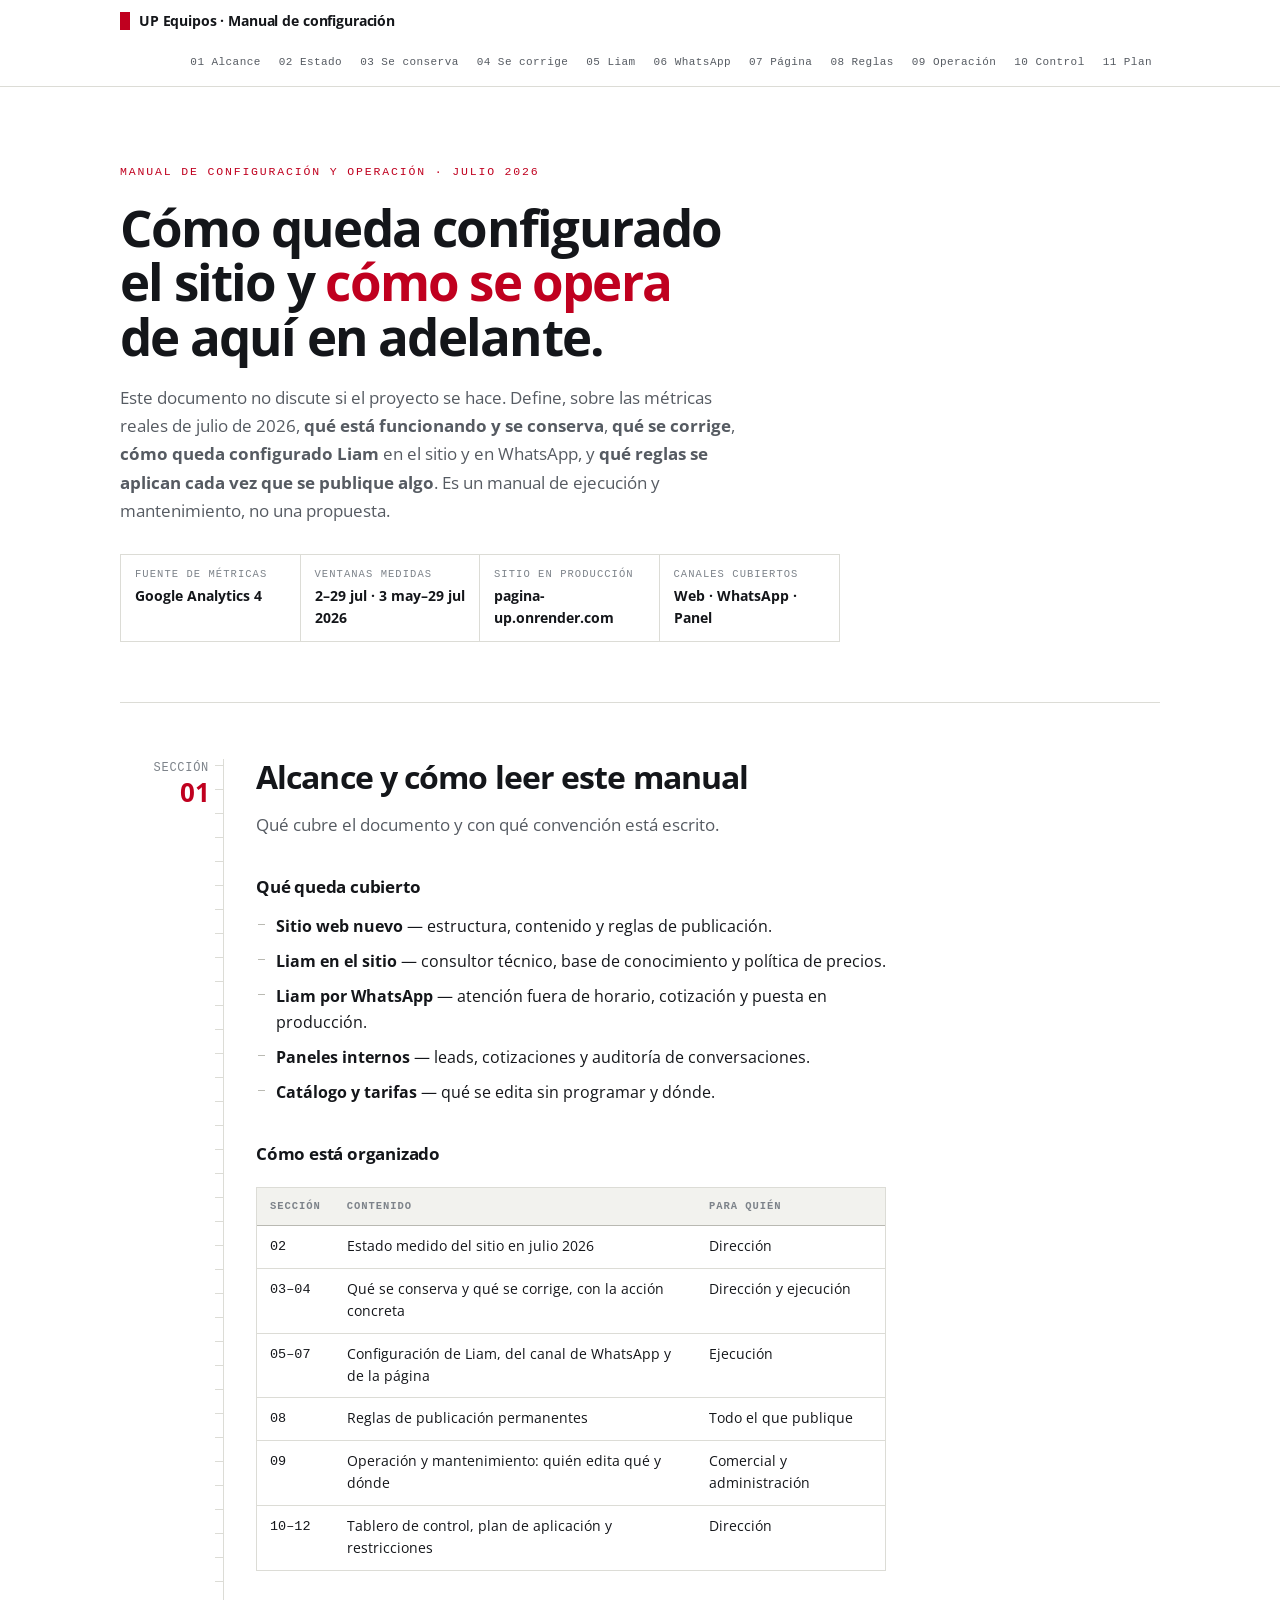
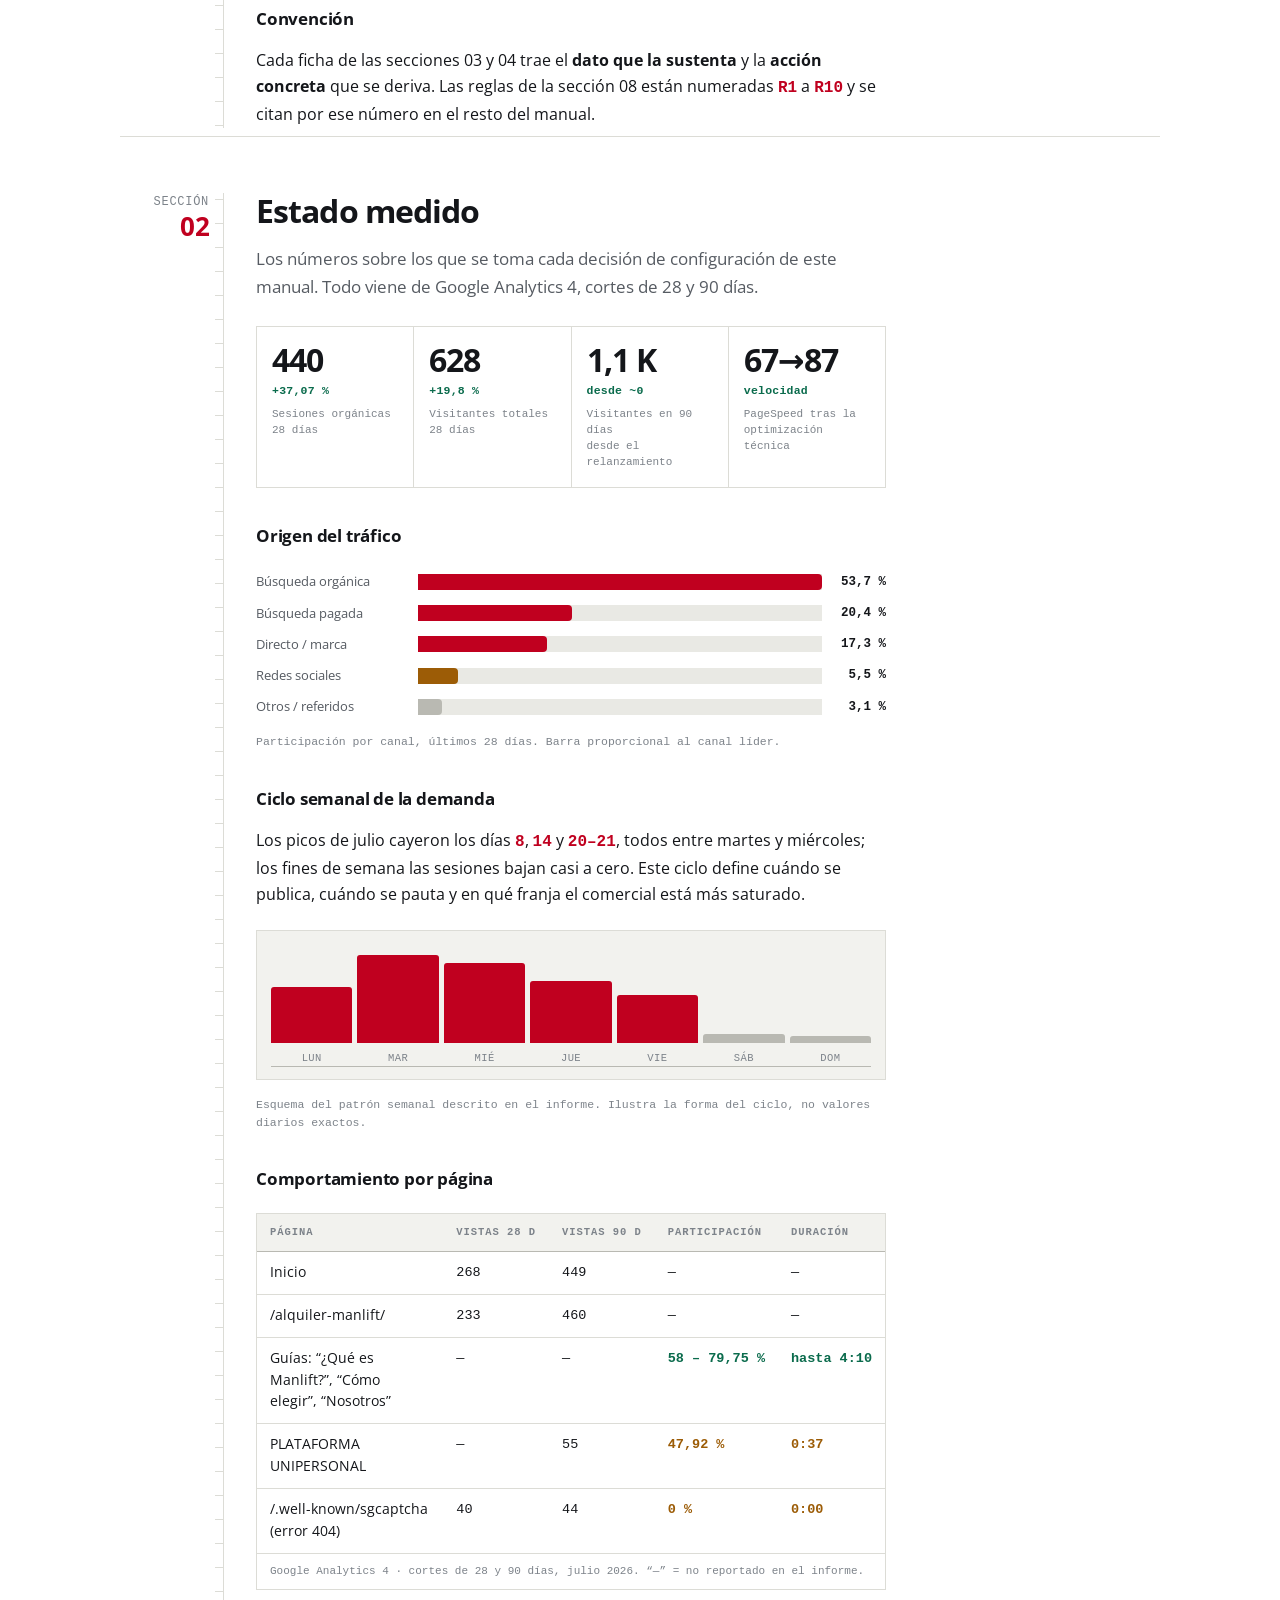
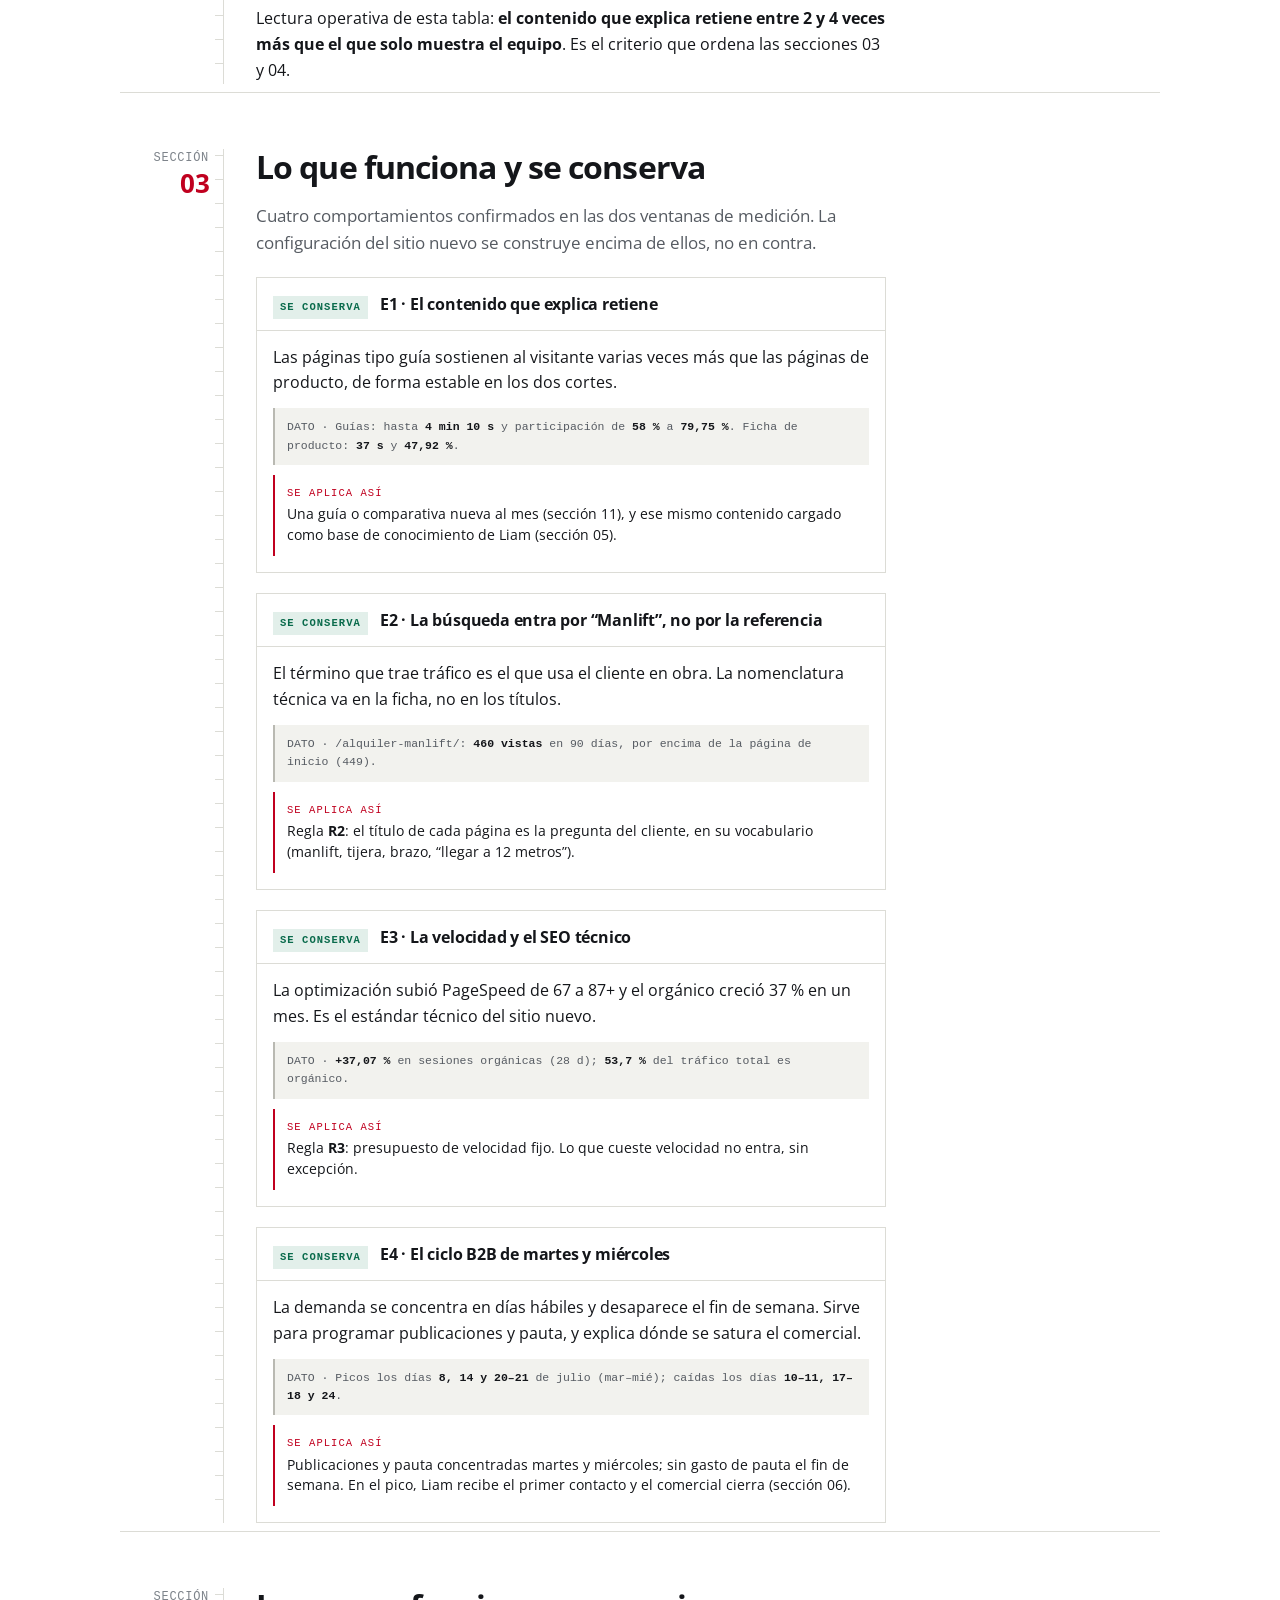
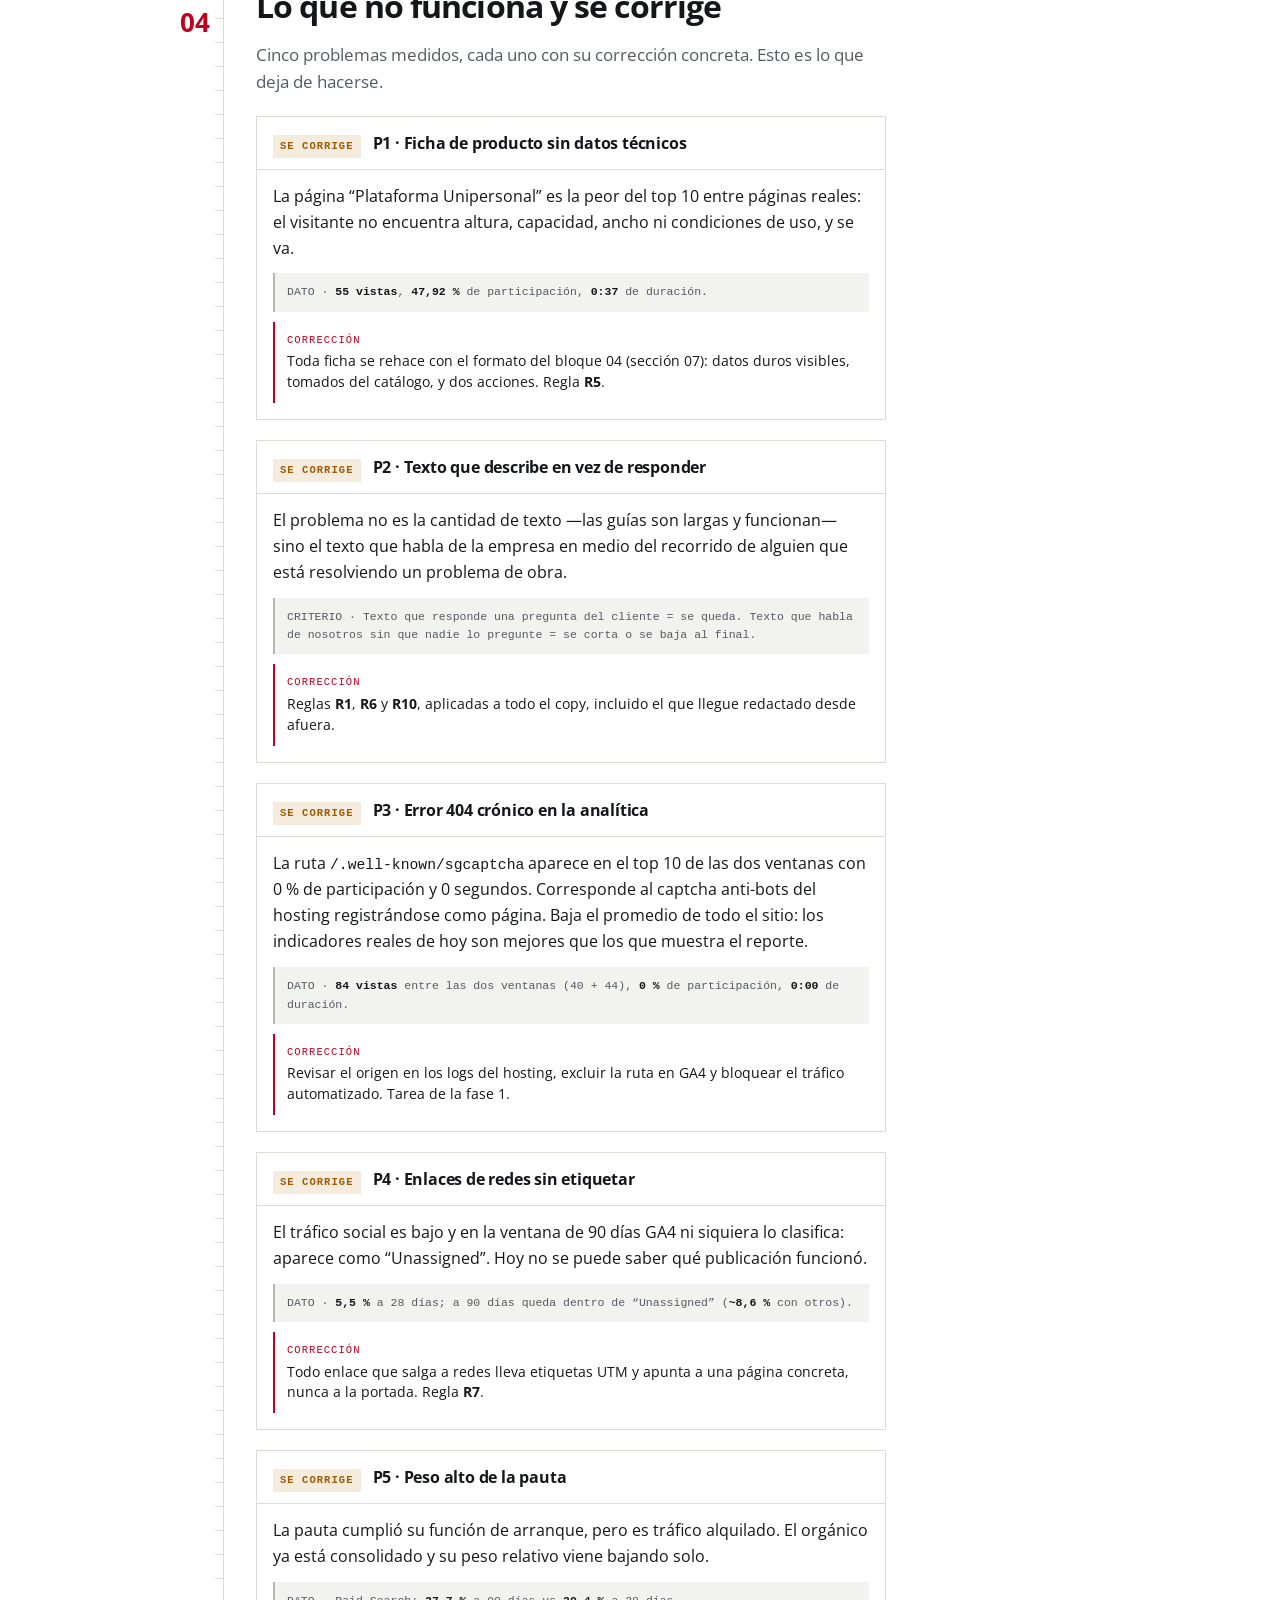
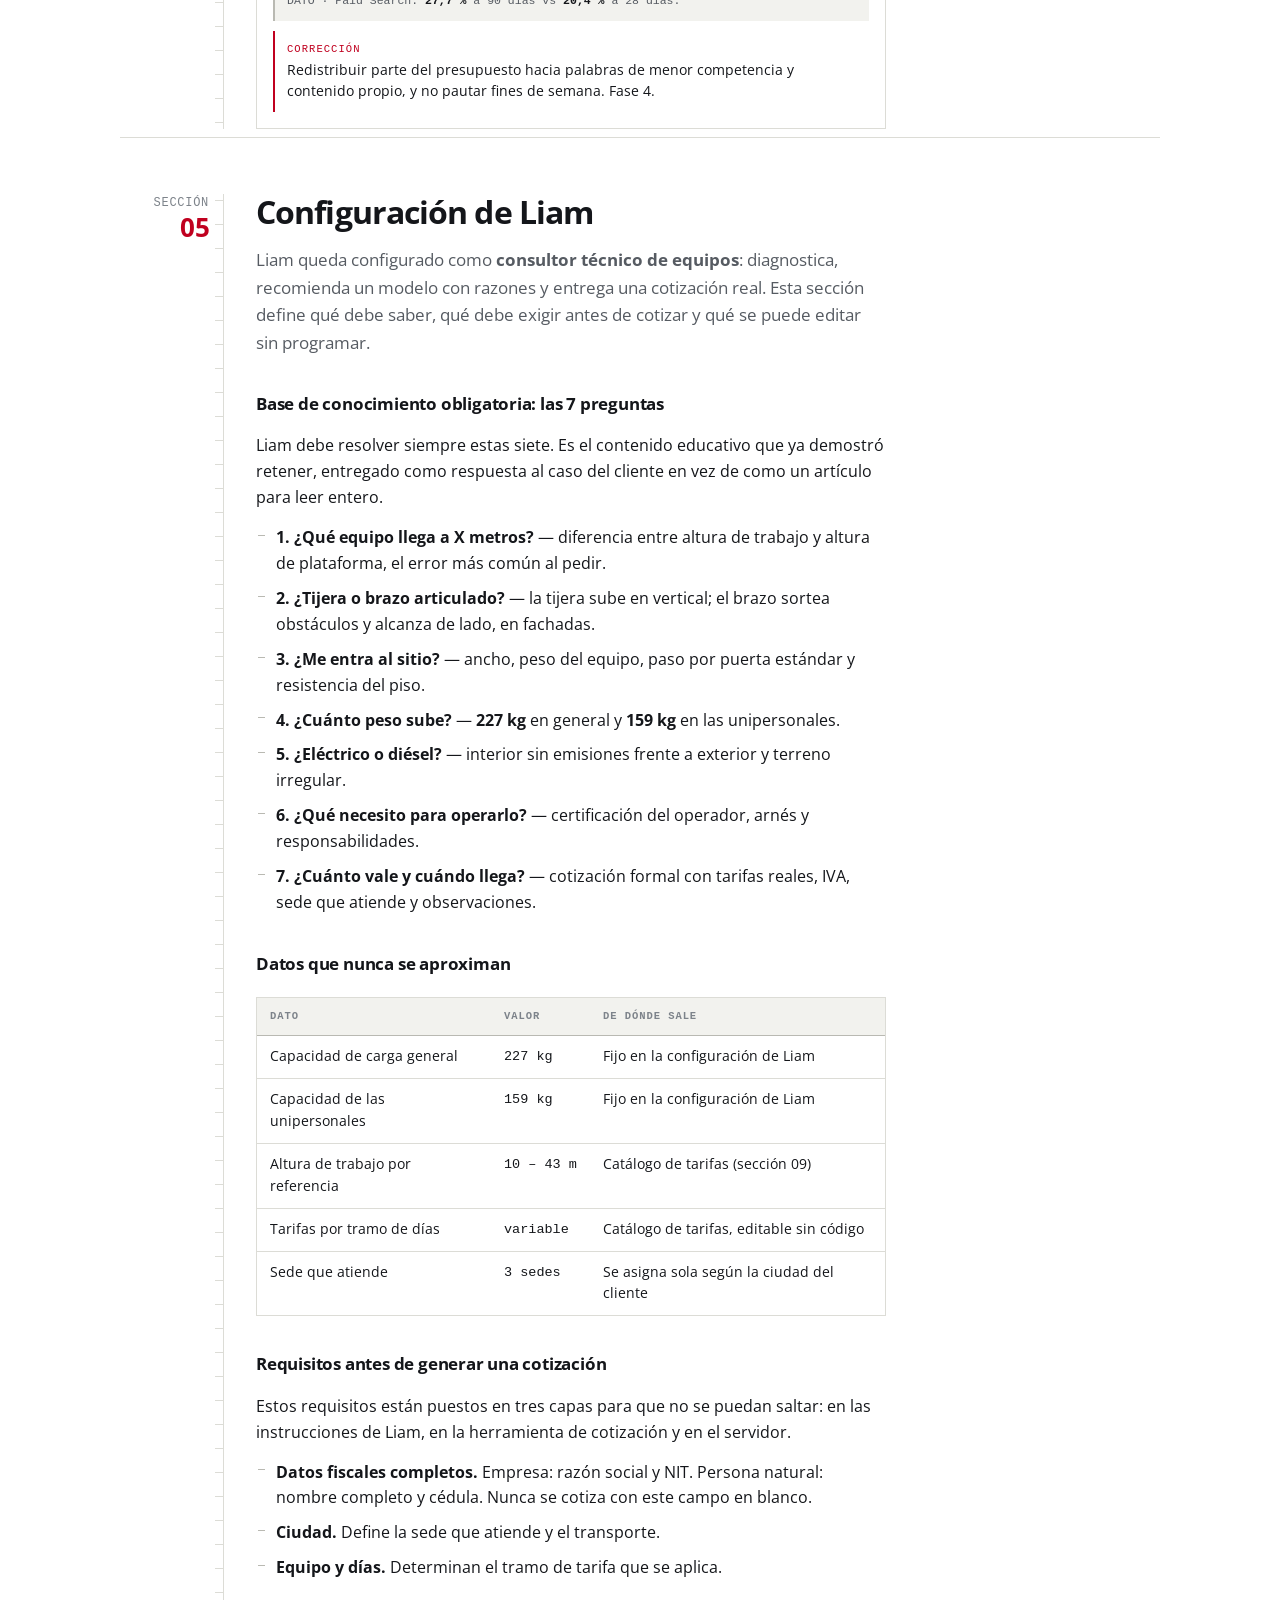
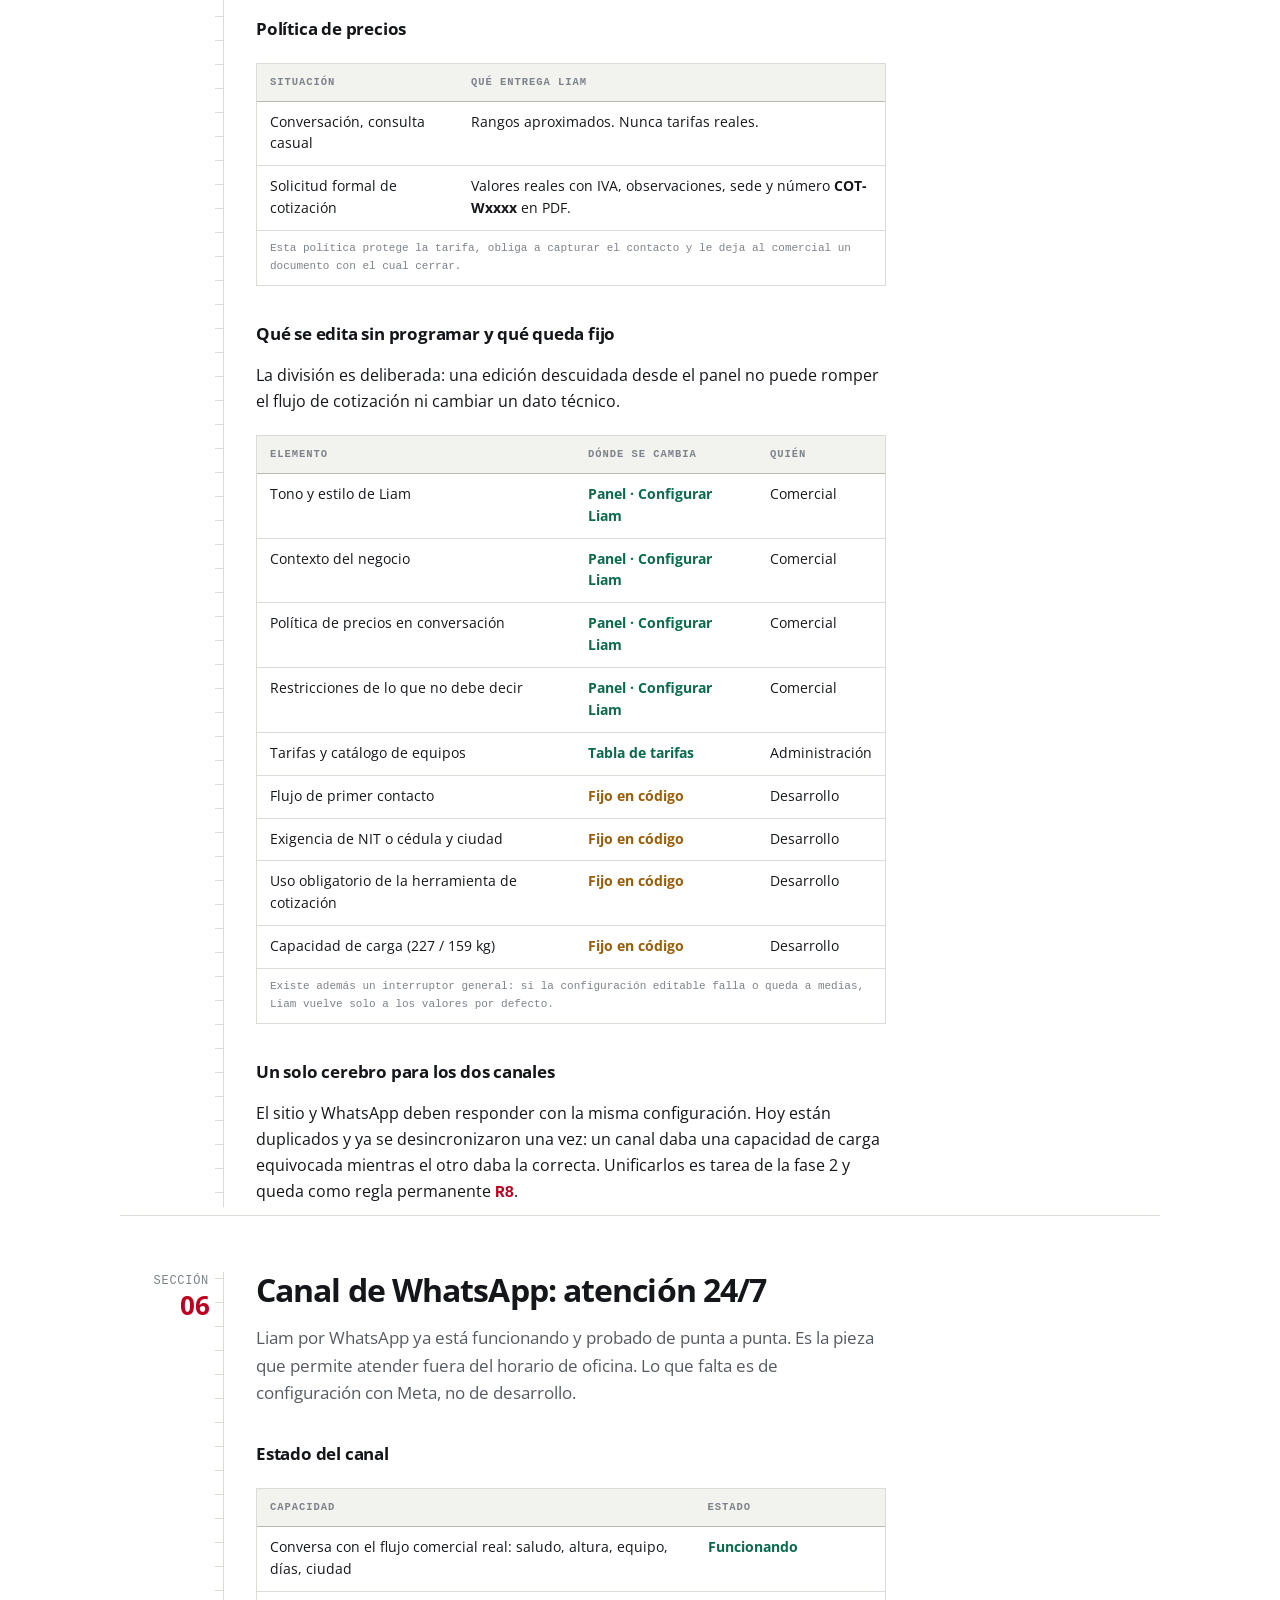
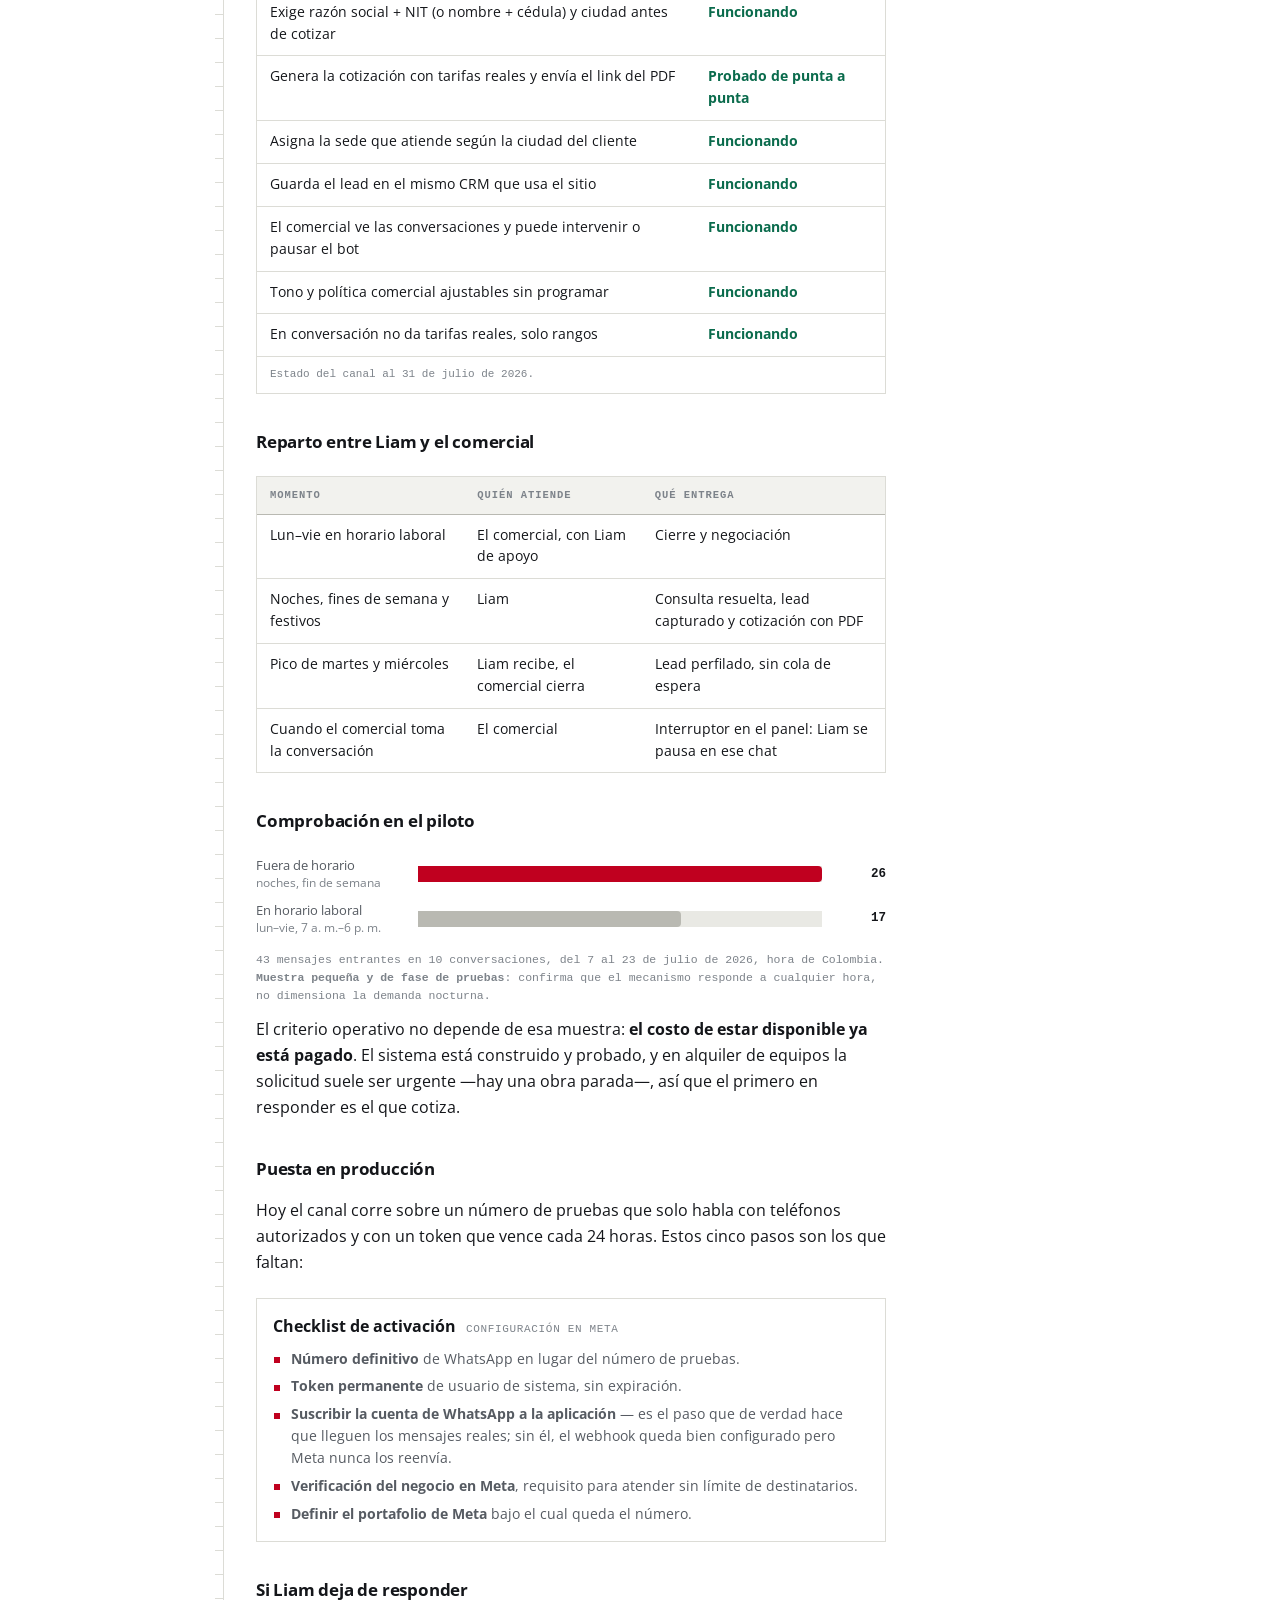
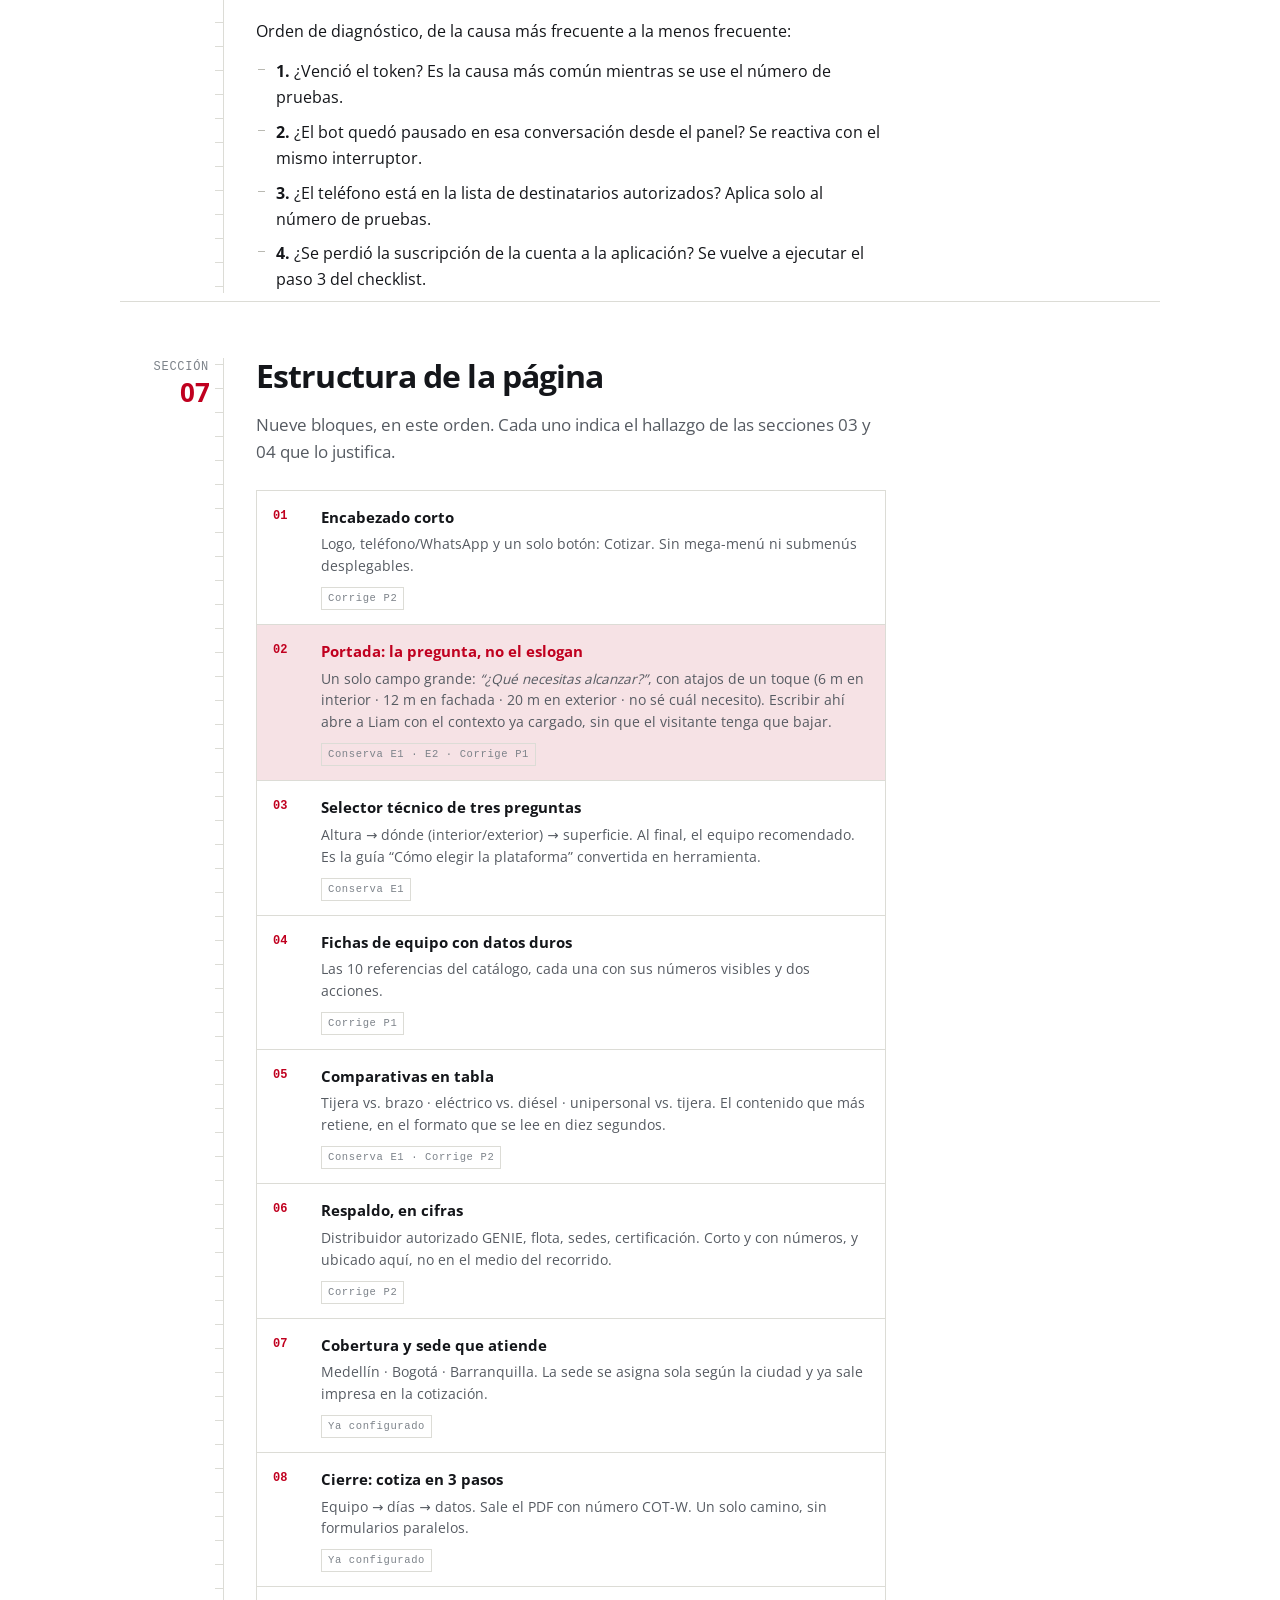
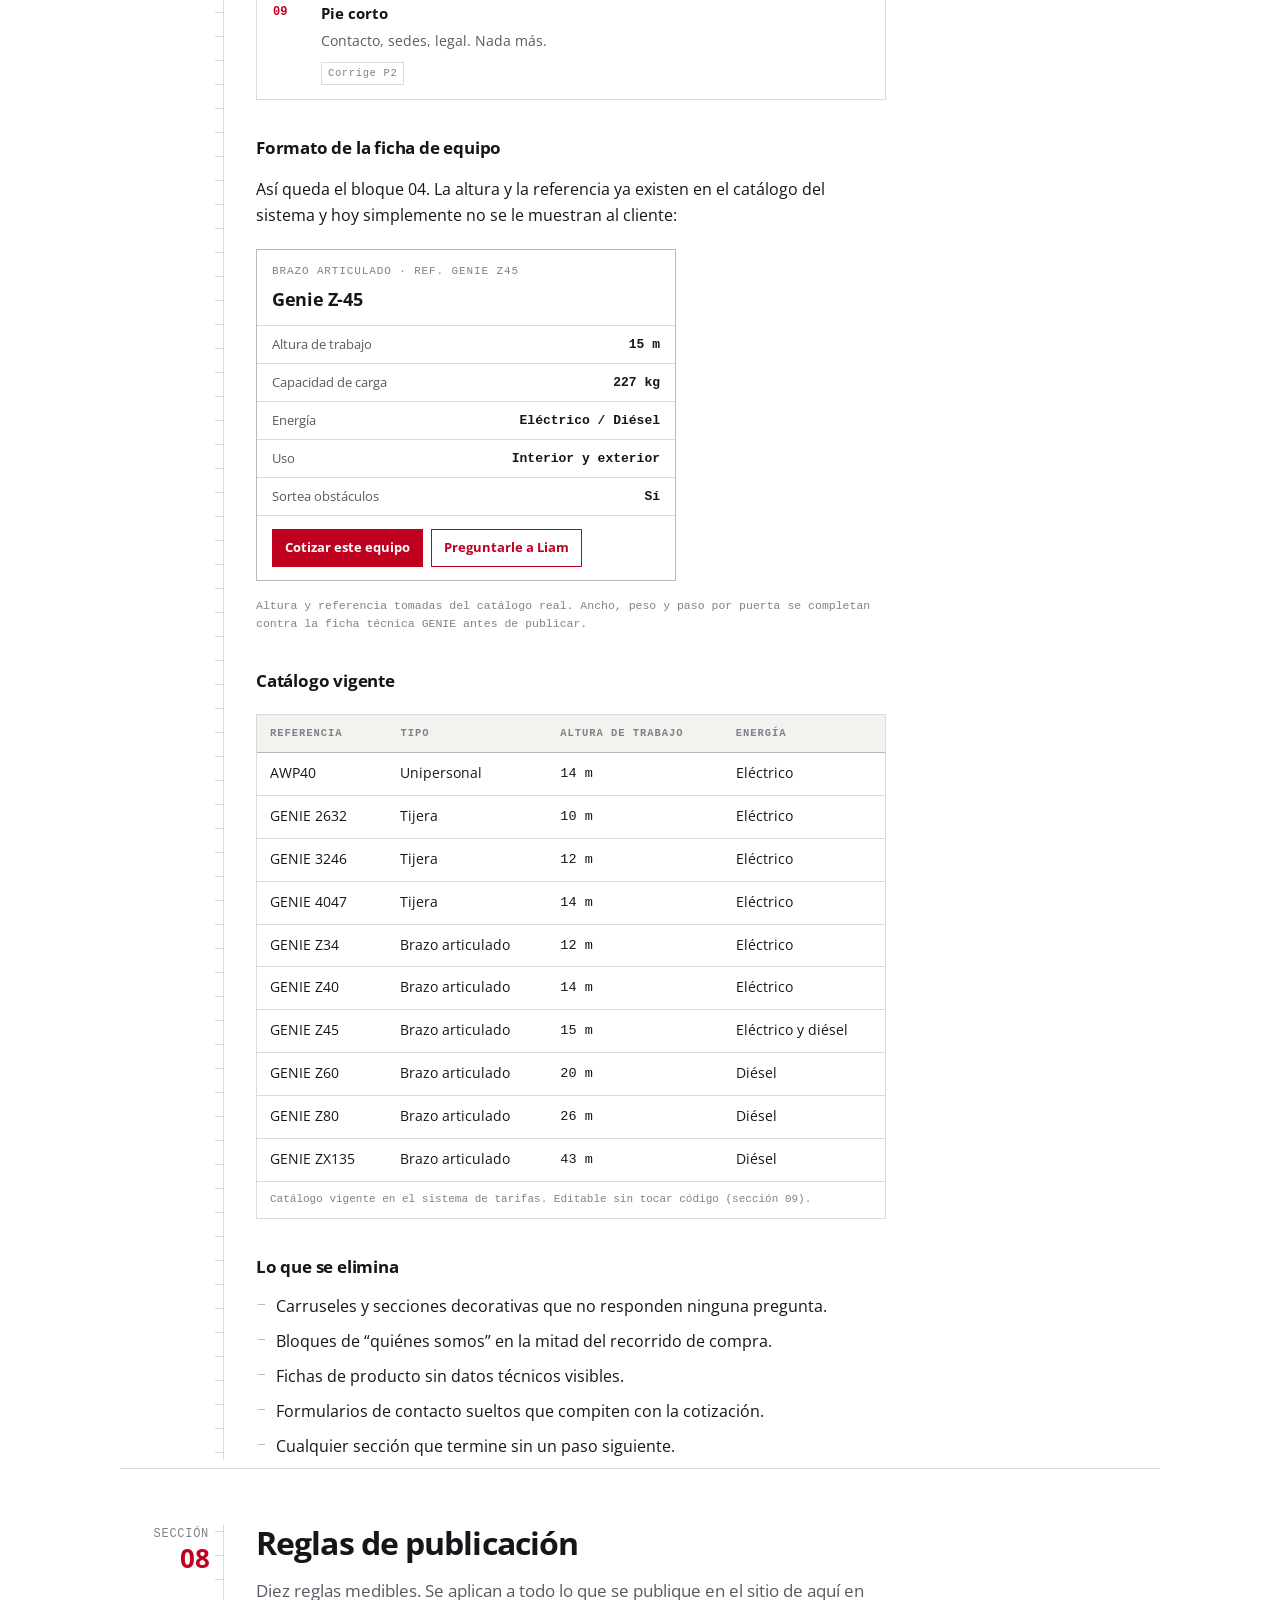
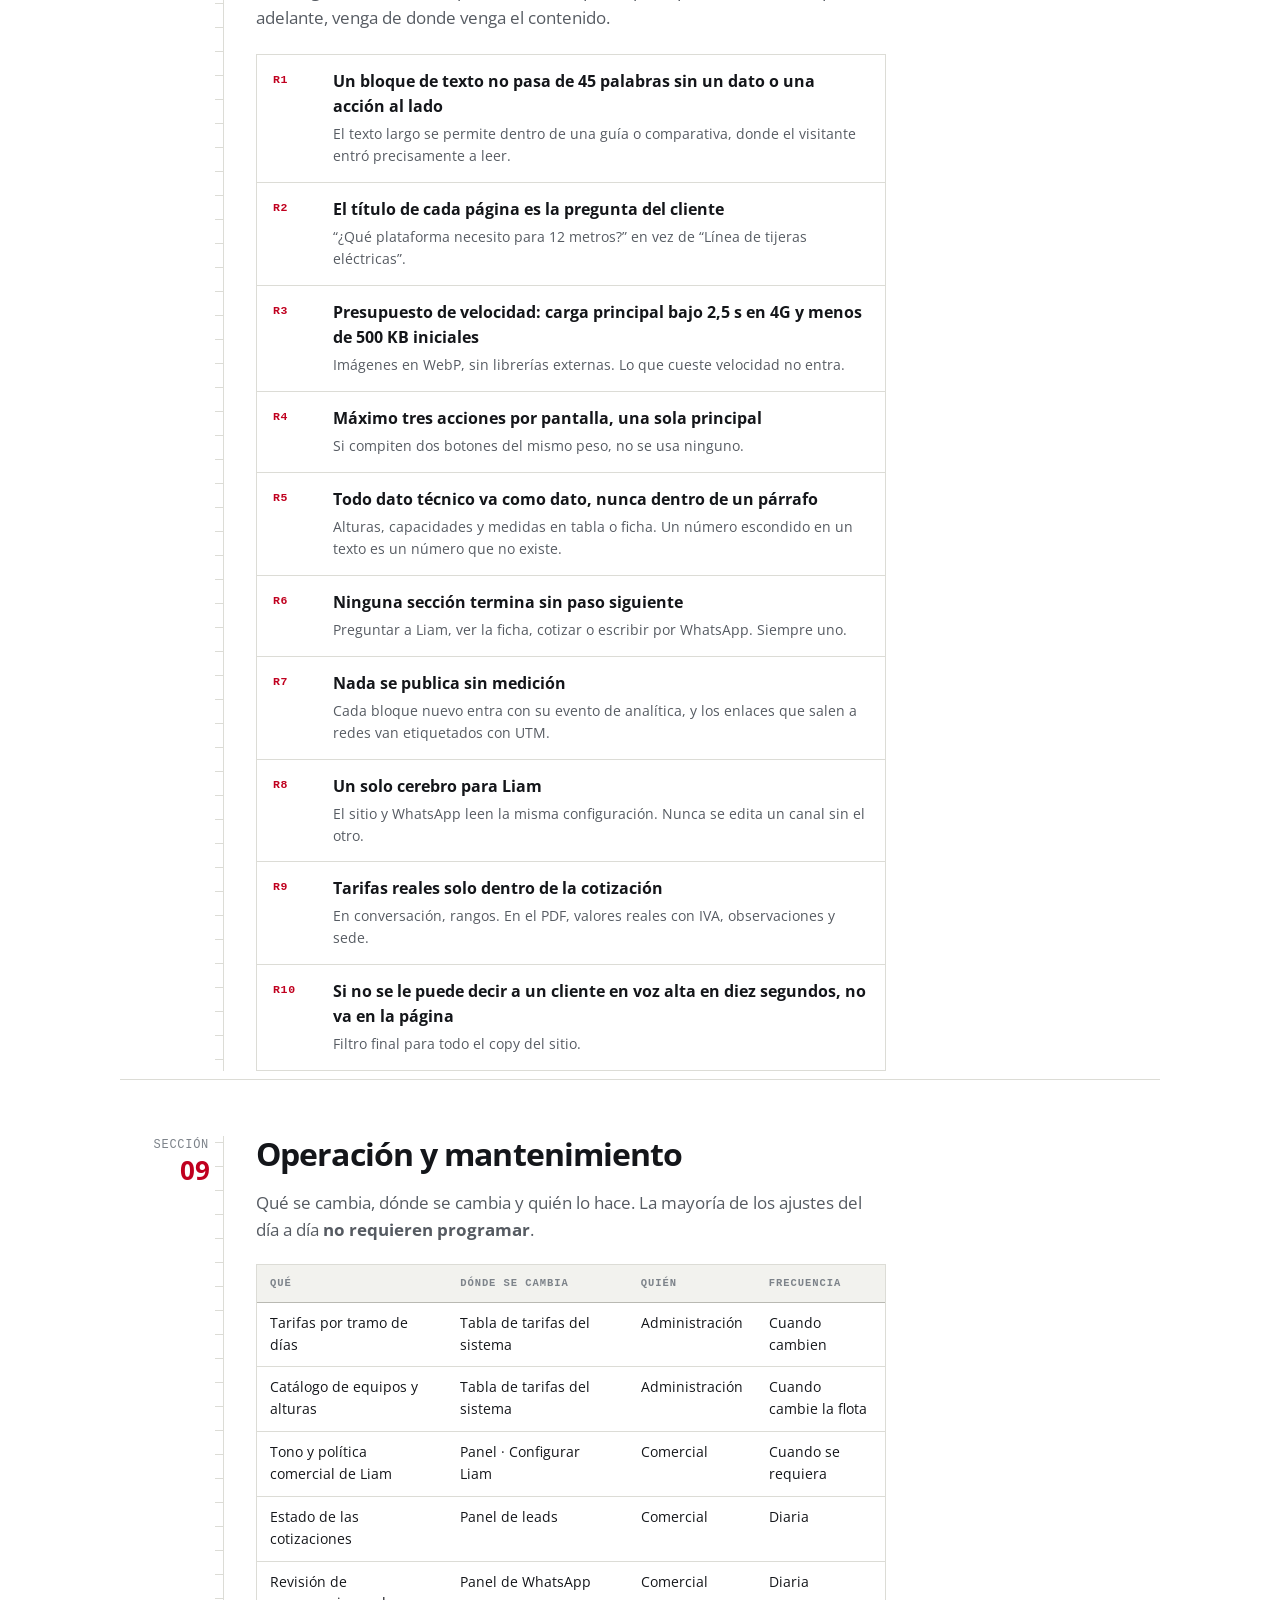
<file: docs/manual-configuracion-operacion.html>
<!DOCTYPE html>
<html lang="es">
<head>
<meta charset="UTF-8">
<meta name="viewport" content="width=device-width, initial-scale=1.0">
<meta name="robots" content="noindex, nofollow">
<meta name="description" content="Manual de configuracion y operacion del sitio web y de Liam - UP Equipos.">
<title>Manual de configuración y operación — Sitio web y Liam · UP Equipos</title>

<style>
/* ============================================================
   MANUAL DE CONFIGURACIÓN Y OPERACIÓN — UP EQUIPOS
   Paleta base del proyecto: #C0001F / negro / blanco (styles.css)
   Tipografía: Open Sans (self-hosted del repo) + mono de sistema
   ============================================================ */

@font-face{
  font-family:'Open Sans Doc';
  font-style:normal;
  font-weight:400;
  font-display:swap;
  src:url([data-uri]) format('woff2');
}
@font-face{
  font-family:'Open Sans Doc';
  font-style:normal;
  font-weight:700;
  font-display:swap;
  src:url([data-uri]) format('woff2');
}

:root{
  --papel:#ffffff;
  --papel-2:#f2f2ee;
  --papel-3:#e9e9e4;
  --tinta:#14161a;
  --tinta-2:#565b62;
  --tinta-3:#7d838a;
  --linea:#dcdcd6;
  --linea-fuerte:#b9b9b2;
  --rojo:#c0001f;
  --rojo-suave:#f6e2e5;
  --verde:#0a6b4c;
  --verde-suave:#e2efea;
  --ambar:#9c5c06;
  --ambar-suave:#f6ecdd;
  --mono:ui-monospace,SFMono-Regular,"SF Mono",Menlo,Consolas,"Liberation Mono",monospace;
  --texto:'Open Sans Doc','Open Sans',system-ui,-apple-system,Segoe UI,Roboto,sans-serif;
}

@media (prefers-color-scheme:dark){
  :root{
    --papel:#0d0f11;--papel-2:#14181b;--papel-3:#1b2025;
    --tinta:#e9e9e4;--tinta-2:#a2a8ae;--tinta-3:#858b92;
    --linea:#272c31;--linea-fuerte:#3a4148;
    --rojo:#ff4257;--rojo-suave:#2a1418;
    --verde:#35c08a;--verde-suave:#0f2019;
    --ambar:#dda03c;--ambar-suave:#241a0d;
  }
}
:root[data-theme="dark"]{
  --papel:#0d0f11;--papel-2:#14181b;--papel-3:#1b2025;
  --tinta:#e9e9e4;--tinta-2:#a2a8ae;--tinta-3:#858b92;
  --linea:#272c31;--linea-fuerte:#3a4148;
  --rojo:#ff4257;--rojo-suave:#2a1418;
  --verde:#35c08a;--verde-suave:#0f2019;
  --ambar:#dda03c;--ambar-suave:#241a0d;
}
:root[data-theme="light"]{
  --papel:#ffffff;--papel-2:#f2f2ee;--papel-3:#e9e9e4;
  --tinta:#14161a;--tinta-2:#565b62;--tinta-3:#7d838a;
  --linea:#dcdcd6;--linea-fuerte:#b9b9b2;
  --rojo:#c0001f;--rojo-suave:#f6e2e5;
  --verde:#0a6b4c;--verde-suave:#e2efea;
  --ambar:#9c5c06;--ambar-suave:#f6ecdd;
}

*,*::before,*::after{box-sizing:border-box;}
body{
  margin:0;background:var(--papel);color:var(--tinta);
  font-family:var(--texto);font-size:16px;line-height:1.62;
  -webkit-font-smoothing:antialiased;overflow-x:hidden;
}
p,ul,ol,table,figure,h1,h2,h3,h4{margin:0;}
img{display:block;max-width:100%;}
code{font-family:var(--mono);font-size:.92em;}

/* ---------- rejilla del documento ---------- */
.doc{max-width:1080px;margin:0 auto;padding:0 20px 96px;}
.bloque{
  display:grid;grid-template-columns:1fr;gap:0;
  padding:56px 0 8px;border-top:1px solid var(--linea);
}
.bloque:first-of-type{border-top:0;}
.riel{display:none;}
.col{min-width:0;max-width:70ch;}

@media (min-width:920px){
  .bloque{grid-template-columns:104px minmax(0,1fr);gap:32px;}
  .riel{display:block;position:relative;border-right:1px solid var(--linea);padding-right:14px;}
  .riel::after{
    content:"";position:absolute;top:6px;right:-1px;bottom:0;width:9px;
    background-image:repeating-linear-gradient(to bottom,var(--linea) 0 1px,transparent 1px 24px);
  }
  .riel-num{
    position:sticky;top:64px;display:block;text-align:right;
    font-family:var(--mono);font-size:12px;letter-spacing:.06em;color:var(--tinta-3);
  }
  .riel-num b{
    display:block;font-family:var(--texto);font-weight:700;font-size:26px;
    line-height:1.1;color:var(--rojo);letter-spacing:-.02em;
  }
}

/* ---------- barra superior ---------- */
.barra{
  position:sticky;top:0;z-index:20;
  background:color-mix(in srgb,var(--papel) 92%,transparent);
  backdrop-filter:saturate(1.4) blur(8px);
  border-bottom:1px solid var(--linea);
}
.barra-in{max-width:1080px;margin:0 auto;padding:10px 20px;display:flex;align-items:center;gap:16px;flex-wrap:wrap;}
.marca{display:flex;align-items:center;gap:9px;font-weight:700;font-size:14px;letter-spacing:-.01em;}
.marca span{display:inline-block;width:10px;height:18px;background:var(--rojo);}
.barra nav{margin-left:auto;display:flex;gap:2px;flex-wrap:wrap;}
.barra nav a{
  font-family:var(--mono);font-size:11px;letter-spacing:.04em;
  color:var(--tinta-2);text-decoration:none;padding:5px 8px;border-radius:2px;
}
.barra nav a:hover{color:var(--rojo);background:var(--papel-2);}
.barra nav a:focus-visible{outline:2px solid var(--rojo);outline-offset:1px;}

/* ---------- portada ---------- */
.portada{padding:76px 0 44px;max-width:80ch;}
.eyebrow{font-family:var(--mono);font-size:11.5px;letter-spacing:.16em;text-transform:uppercase;color:var(--rojo);}
.portada h1{
  font-size:clamp(2rem,5vw,3.2rem);font-weight:700;line-height:1.06;
  letter-spacing:-.035em;text-wrap:balance;margin:18px 0 0;
}
.portada h1 em{font-style:normal;color:var(--rojo);}
.bajada{font-size:1.09rem;color:var(--tinta-2);margin-top:20px;max-width:62ch;}
.ficha-doc{margin-top:30px;display:flex;flex-wrap:wrap;gap:0;border:1px solid var(--linea);}
.ficha-doc div{flex:1 1 170px;padding:11px 14px;border-right:1px solid var(--linea);}
.ficha-doc div:last-child{border-right:0;}
.ficha-doc dt{font-family:var(--mono);font-size:10.5px;letter-spacing:.1em;text-transform:uppercase;color:var(--tinta-3);}
.ficha-doc dd{margin:3px 0 0;font-size:13.5px;font-weight:700;}

/* ---------- tipografía ---------- */
h2{font-size:clamp(1.5rem,3vw,2rem);font-weight:700;letter-spacing:-.028em;line-height:1.14;text-wrap:balance;}
h3{font-size:1.06rem;font-weight:700;letter-spacing:-.012em;margin-top:34px;text-wrap:balance;}
h4{font-size:.95rem;font-weight:700;}
.col > p{margin-top:16px;}
.col > p + p{margin-top:12px;}
.lede{font-size:1.06rem;color:var(--tinta-2);margin-top:14px;}
.pie-nota{font-family:var(--mono);font-size:11.5px;line-height:1.55;color:var(--tinta-3);margin-top:14px;}
strong{font-weight:700;}
.dato{font-family:var(--mono);font-variant-numeric:tabular-nums;font-weight:700;color:var(--rojo);}

ul.lista{margin-top:14px;padding-left:0;list-style:none;display:flex;flex-direction:column;gap:9px;}
ul.lista li{position:relative;padding-left:20px;}
ul.lista li::before{content:"";position:absolute;left:2px;top:.62em;width:7px;height:1px;background:var(--linea-fuerte);}

/* ---------- cifras ---------- */
.kpis{
  margin-top:26px;display:grid;gap:1px;background:var(--linea);
  border:1px solid var(--linea);grid-template-columns:repeat(auto-fit,minmax(150px,1fr));
}
.kpi{background:var(--papel);padding:16px 15px;}
.kpi .n{font-size:clamp(1.5rem,3.4vw,2rem);font-weight:700;letter-spacing:-.03em;font-variant-numeric:tabular-nums;line-height:1.05;}
.kpi .d{font-family:var(--mono);font-size:11px;color:var(--tinta-3);margin-top:7px;line-height:1.45;}
.kpi .v{font-family:var(--mono);font-size:11.5px;font-weight:700;color:var(--verde);margin-top:5px;letter-spacing:.02em;}

/* ---------- barras ---------- */
.barras{margin-top:22px;display:flex;flex-direction:column;gap:11px;}
.barra-fila{display:grid;grid-template-columns:minmax(96px,150px) 1fr auto;gap:12px;align-items:center;}
.barra-fila .et{font-size:13px;color:var(--tinta-2);line-height:1.3;}
.barra-pista{background:var(--papel-3);height:16px;position:relative;}
.barra-val{height:16px;background:var(--rojo);border-top-right-radius:4px;border-bottom-right-radius:4px;}
.barra-fila .num{font-family:var(--mono);font-variant-numeric:tabular-nums;font-size:12.5px;font-weight:700;min-width:52px;text-align:right;}
.barra-fila.apagada .barra-val{background:var(--linea-fuerte);}
.barra-fila.alerta .barra-val{background:var(--ambar);}

/* ---------- ritmo semanal ---------- */
.ritmo{margin-top:22px;border:1px solid var(--linea);padding:16px 14px 12px;background:var(--papel-2);}
.ritmo-grid{display:grid;grid-template-columns:repeat(7,1fr);gap:5px;align-items:end;}
.ritmo-col{display:grid;grid-template-rows:96px auto;justify-items:center;gap:7px;}
.ritmo-bar{width:100%;align-self:end;background:var(--rojo);border-top-left-radius:3px;border-top-right-radius:3px;}
.ritmo-col.fin .ritmo-bar{background:var(--linea-fuerte);}
.ritmo-dia{font-family:var(--mono);font-size:10.5px;color:var(--tinta-3);letter-spacing:.04em;}
.ritmo-base{height:1px;background:var(--linea-fuerte);margin-top:-1px;}

/* ---------- fichas de estado ---------- */
.veredicto{margin-top:20px;border:1px solid var(--linea);background:var(--papel);}
.veredicto > header{display:flex;align-items:baseline;gap:12px;flex-wrap:wrap;padding:13px 16px 11px;border-bottom:1px solid var(--linea);}
.chip{font-family:var(--mono);font-size:10.5px;font-weight:700;letter-spacing:.1em;text-transform:uppercase;padding:3px 7px;white-space:nowrap;}
.chip.si{color:var(--verde);background:var(--verde-suave);}
.chip.no{color:var(--ambar);background:var(--ambar-suave);}
.chip.neutro{color:var(--tinta-2);background:var(--papel-2);}
.veredicto > header h3{margin:0;font-size:1.02rem;flex:1 1 260px;}
.veredicto-cuerpo{padding:14px 16px 16px;}
.veredicto-cuerpo p + p{margin-top:10px;}
.prueba{
  margin-top:12px;padding:10px 12px;background:var(--papel-2);
  border-left:2px solid var(--linea-fuerte);
  font-family:var(--mono);font-size:11.5px;line-height:1.6;color:var(--tinta-2);
}
.prueba b{color:var(--tinta);}
.accion{
  margin-top:10px;padding:10px 12px;background:var(--papel);
  border-left:2px solid var(--rojo);
  font-size:13.5px;line-height:1.55;
}
.accion .et{
  display:block;font-family:var(--mono);font-size:10.5px;letter-spacing:.1em;
  text-transform:uppercase;color:var(--rojo);margin-bottom:3px;
}

/* ---------- tablas ---------- */
.tabla-wrap{margin-top:20px;overflow-x:auto;border:1px solid var(--linea);}
table{border-collapse:collapse;width:100%;font-size:13.5px;min-width:520px;}
th,td{text-align:left;padding:10px 13px;border-bottom:1px solid var(--linea);vertical-align:top;}
thead th{
  font-family:var(--mono);font-size:10.5px;letter-spacing:.09em;text-transform:uppercase;
  color:var(--tinta-3);font-weight:700;background:var(--papel-2);
  border-bottom:1px solid var(--linea-fuerte);white-space:nowrap;
}
tbody tr:last-child td{border-bottom:0;}
td.num,th.num{font-family:var(--mono);font-variant-numeric:tabular-nums;white-space:nowrap;}
td.malo{color:var(--ambar);font-weight:700;}
td.bueno{color:var(--verde);font-weight:700;}
caption{
  caption-side:bottom;text-align:left;padding:9px 13px;
  font-family:var(--mono);font-size:11px;color:var(--tinta-3);border-top:1px solid var(--linea);
}

/* ---------- maqueta ---------- */
.maqueta{margin-top:24px;display:flex;flex-direction:column;gap:1px;background:var(--linea);border:1px solid var(--linea);}
.mq{background:var(--papel);padding:14px 16px;display:grid;grid-template-columns:34px 1fr;gap:14px;}
.mq-n{font-family:var(--mono);font-size:12px;font-weight:700;color:var(--rojo);padding-top:2px;font-variant-numeric:tabular-nums;}
.mq h4{margin:0;}
.mq p{margin:5px 0 0;font-size:13.5px;color:var(--tinta-2);}
.mq .tag{display:inline-block;margin-top:9px;font-family:var(--mono);font-size:10.5px;letter-spacing:.06em;color:var(--tinta-3);border:1px solid var(--linea);padding:2px 6px;}
.mq.destacado{background:var(--rojo-suave);}
.mq.destacado h4{color:var(--rojo);}

/* ---------- reglas ---------- */
.reglas{margin-top:22px;display:grid;gap:1px;background:var(--linea);border:1px solid var(--linea);}
.regla{background:var(--papel);padding:14px 16px;display:grid;grid-template-columns:46px 1fr;gap:14px;align-items:start;}
.regla-id{font-family:var(--mono);font-size:11.5px;font-weight:700;letter-spacing:.06em;color:var(--rojo);padding-top:2px;}
.regla h4{margin:0;font-size:.97rem;}
.regla p{margin:5px 0 0;font-size:13.5px;color:var(--tinta-2);}

/* ---------- ficha de equipo ---------- */
.ficha-eq{margin-top:20px;border:1px solid var(--linea-fuerte);background:var(--papel);max-width:420px;}
.ficha-eq header{padding:13px 15px 11px;border-bottom:1px solid var(--linea);}
.ficha-eq .ref{font-family:var(--mono);font-size:11px;color:var(--tinta-3);letter-spacing:.08em;}
.ficha-eq h4{margin:3px 0 0;font-size:1.15rem;letter-spacing:-.02em;}
.ficha-eq dl{margin:0;display:grid;grid-template-columns:1fr auto;}
.ficha-eq dt,.ficha-eq dd{padding:8px 15px;margin:0;border-bottom:1px solid var(--linea);font-size:13px;}
.ficha-eq dt{color:var(--tinta-2);}
.ficha-eq dd{font-family:var(--mono);font-variant-numeric:tabular-nums;font-weight:700;text-align:right;}
.ficha-eq .acciones{padding:13px 15px;display:flex;gap:8px;flex-wrap:wrap;}
.btn-falso{font-size:12.5px;font-weight:700;padding:8px 12px;border:1px solid var(--rojo);color:var(--rojo);background:transparent;}
.btn-falso.lleno{background:var(--rojo);color:#fff;}
@media (prefers-color-scheme:dark){.btn-falso.lleno{color:#0d0f11;}}
:root[data-theme="dark"] .btn-falso.lleno{color:#0d0f11;}
:root[data-theme="light"] .btn-falso.lleno{color:#fff;}

/* ---------- fases y checklist ---------- */
.fases{margin-top:22px;display:grid;gap:1px;background:var(--linea);border:1px solid var(--linea);}
.fase{background:var(--papel);padding:15px 16px;}
.fase-cab{display:flex;align-items:baseline;gap:10px;flex-wrap:wrap;}
.fase-cab h4{margin:0;font-size:1rem;}
.fase-plazo{font-family:var(--mono);font-size:11px;color:var(--tinta-3);letter-spacing:.06em;}
.fase ul{margin:9px 0 0;padding-left:0;list-style:none;display:flex;flex-direction:column;gap:6px;}
.fase li{position:relative;padding-left:18px;font-size:13.5px;color:var(--tinta-2);}
.fase li::before{content:"";position:absolute;left:1px;top:.62em;width:6px;height:6px;background:var(--rojo);}
.fase li.hecho::before{background:var(--verde);}

.checklist{margin-top:22px;border:2px solid var(--tinta);padding:22px 20px;}
.checklist h3{margin-top:0;font-size:1.1rem;}
.checklist ul{margin:14px 0 0;padding-left:0;list-style:none;display:flex;flex-direction:column;gap:10px;}
.checklist li{position:relative;padding-left:28px;font-size:14px;}
.checklist li::before{
  content:"";position:absolute;left:0;top:.25em;width:13px;height:13px;
  border:1.5px solid var(--linea-fuerte);
}
.firma{margin-top:22px;padding-top:16px;border-top:1px solid var(--linea);font-family:var(--mono);font-size:11.5px;color:var(--tinta-3);line-height:1.7;}

@media (prefers-reduced-motion:reduce){
  *{animation:none !important;transition:none !important;scroll-behavior:auto !important;}
}

/* ============================================================
   IMPRESIÓN / PDF — conserva la rejilla y los márgenes
   ============================================================ */
@page{ size:A4; margin:14mm 12mm 16mm; }

@media print{
  :root{
    --papel:#ffffff;--papel-2:#f2f2ee;--papel-3:#e9e9e4;
    --tinta:#14161a;--tinta-2:#4c5157;--tinta-3:#6e747b;
    --linea:#d2d2cc;--linea-fuerte:#a9a9a2;
    --rojo:#c0001f;--rojo-suave:#f6e2e5;
    --verde:#0a6b4c;--verde-suave:#e2efea;
    --ambar:#8a5205;--ambar-suave:#f6ecdd;
  }
  html,body{background:#fff !important;}
  *{
    -webkit-print-color-adjust:exact !important;
    print-color-adjust:exact !important;
  }
  body{font-size:9.6pt;line-height:1.5;}
  .barra{display:none !important;}
  .doc{max-width:none;padding:0;}

  /* la rejilla del riel se conserva en papel */
  .bloque{
    grid-template-columns:62px minmax(0,1fr);
    gap:16px;padding:0 0 6px;
    break-inside:auto;break-before:page;border-top:0;
  }
  .bloque:first-of-type{border-top:0;}
  .riel{display:block;position:relative;border-right:1px solid var(--linea);padding-right:10px;}
  .riel::after{
    content:"";position:absolute;top:4px;right:-1px;bottom:0;width:7px;
    background-image:repeating-linear-gradient(to bottom,var(--linea) 0 1px,transparent 1px 20px);
  }
  .riel-num{
    position:static;display:block;text-align:right;
    font-family:var(--mono);font-size:7.6pt;letter-spacing:.06em;color:var(--tinta-3);
  }
  .riel-num b{
    display:block;font-family:var(--texto);font-weight:700;font-size:15pt;
    line-height:1.1;color:var(--rojo);letter-spacing:-.02em;
  }
  .col{max-width:none;}

  .portada{padding:0 0 18px;break-after:page;}
  .portada h1{font-size:25pt;}
  .bajada{font-size:10.5pt;max-width:none;}

  h2{font-size:15pt;break-after:avoid;}
  h3{font-size:10.6pt;margin-top:16px;break-after:avoid;}
  h4{font-size:9.8pt;break-after:avoid;}
  .lede{font-size:10pt;break-after:avoid;}
  .col > p{margin-top:9px;}
  p,li{orphans:3;widows:3;}

  /* nada se parte por la mitad */
  .veredicto,.regla,.mq,.fase,.kpi,.ficha-eq,.ritmo,.checklist,
  .ficha-doc,.barra-fila,.prueba,.accion,.tabla-wrap{break-inside:avoid;}
  table{min-width:0;font-size:8.8pt;}
  th,td{padding:6px 8px;}
  thead{display:table-header-group;}
  tr{break-inside:avoid;}
  caption{font-size:7.8pt;padding:6px 8px;}
  .tabla-wrap{overflow:visible;}

  .kpis{grid-template-columns:repeat(4,1fr);}
  .kpi{padding:10px 10px;}
  .kpi .n{font-size:16pt;}
  .kpi .d,.kpi .v{font-size:7.6pt;}
  .pie-nota{font-size:7.8pt;}
  .prueba{font-size:8pt;}
  .accion{font-size:9.2pt;}
  .chip{font-size:7.6pt;}
  .mq p,.regla p,.fase li,.barra-fila .et{font-size:9.2pt;}
  .maqueta,.reglas,.fases,.kpis{break-inside:auto;}
  a{color:inherit;text-decoration:none;}
}
</style>
</head>
<body>
<header class="barra">
  <div class="barra-in">
    <div class="marca"><span></span> UP Equipos · Manual de configuración</div>
    <nav>
      <a href="#alcance">01 Alcance</a>
      <a href="#estado">02 Estado</a>
      <a href="#conserva">03 Se conserva</a>
      <a href="#corrige">04 Se corrige</a>
      <a href="#liam">05 Liam</a>
      <a href="#whatsapp">06 WhatsApp</a>
      <a href="#pagina">07 Página</a>
      <a href="#reglas">08 Reglas</a>
      <a href="#operacion">09 Operación</a>
      <a href="#control">10 Control</a>
      <a href="#plan">11 Plan</a>
    </nav>
  </div>
</header>

<div class="doc">

  <section class="portada">
    <p class="eyebrow">Manual de configuración y operación · Julio 2026</p>
    <h1>Cómo queda configurado el sitio y <em>cómo se opera</em> de aquí en adelante.</h1>
    <p class="bajada">
      Este documento no discute si el proyecto se hace. Define, sobre las métricas reales de
      julio de 2026, <strong>qué está funcionando y se conserva</strong>,
      <strong>qué se corrige</strong>, <strong>cómo queda configurado Liam</strong> en el sitio y en
      WhatsApp, y <strong>qué reglas se aplican cada vez que se publique algo</strong>. Es un manual
      de ejecución y mantenimiento, no una propuesta.
    </p>
    <dl class="ficha-doc">
      <div><dt>Fuente de métricas</dt><dd>Google Analytics 4</dd></div>
      <div><dt>Ventanas medidas</dt><dd>2–29 jul · 3 may–29 jul 2026</dd></div>
      <div><dt>Sitio en producción</dt><dd>pagina-up.onrender.com</dd></div>
      <div><dt>Canales cubiertos</dt><dd>Web · WhatsApp · Panel</dd></div>
    </dl>
  </section>

  <!-- 01 ------------------------------------------------------------- -->
  <section class="bloque" id="alcance">
    <div class="riel"><span class="riel-num">SECCIÓN<b>01</b></span></div>
    <div class="col">
      <h2>Alcance y cómo leer este manual</h2>
      <p class="lede">Qué cubre el documento y con qué convención está escrito.</p>

      <h3>Qué queda cubierto</h3>
      <ul class="lista">
        <li><strong>Sitio web nuevo</strong> — estructura, contenido y reglas de publicación.</li>
        <li><strong>Liam en el sitio</strong> — consultor técnico, base de conocimiento y política de precios.</li>
        <li><strong>Liam por WhatsApp</strong> — atención fuera de horario, cotización y puesta en producción.</li>
        <li><strong>Paneles internos</strong> — leads, cotizaciones y auditoría de conversaciones.</li>
        <li><strong>Catálogo y tarifas</strong> — qué se edita sin programar y dónde.</li>
      </ul>

      <h3>Cómo está organizado</h3>
      <div class="tabla-wrap">
        <table>
          <thead><tr><th class="num">Sección</th><th>Contenido</th><th>Para quién</th></tr></thead>
          <tbody>
            <tr><td class="num">02</td><td>Estado medido del sitio en julio 2026</td><td>Dirección</td></tr>
            <tr><td class="num">03–04</td><td>Qué se conserva y qué se corrige, con la acción concreta</td><td>Dirección y ejecución</td></tr>
            <tr><td class="num">05–07</td><td>Configuración de Liam, del canal de WhatsApp y de la página</td><td>Ejecución</td></tr>
            <tr><td class="num">08</td><td>Reglas de publicación permanentes</td><td>Todo el que publique</td></tr>
            <tr><td class="num">09</td><td>Operación y mantenimiento: quién edita qué y dónde</td><td>Comercial y administración</td></tr>
            <tr><td class="num">10–12</td><td>Tablero de control, plan de aplicación y restricciones</td><td>Dirección</td></tr>
          </tbody>
        </table>
      </div>

      <h3>Convención</h3>
      <p>
        Cada ficha de las secciones 03 y 04 trae el <strong>dato que la sustenta</strong> y la
        <strong>acción concreta</strong> que se deriva. Las reglas de la sección 08 están numeradas
        <span class="dato">R1</span> a <span class="dato">R10</span> y se citan por ese número en el
        resto del manual.
      </p>
    </div>
  </section>

  <!-- 02 ------------------------------------------------------------- -->
  <section class="bloque" id="estado">
    <div class="riel"><span class="riel-num">SECCIÓN<b>02</b></span></div>
    <div class="col">
      <h2>Estado medido</h2>
      <p class="lede">
        Los números sobre los que se toma cada decisión de configuración de este manual.
        Todo viene de Google Analytics 4, cortes de 28 y 90 días.
      </p>

      <div class="kpis">
        <div class="kpi">
          <div class="n">440</div>
          <div class="v">+37,07 %</div>
          <div class="d">Sesiones orgánicas<br>28 días</div>
        </div>
        <div class="kpi">
          <div class="n">628</div>
          <div class="v">+19,8 %</div>
          <div class="d">Visitantes totales<br>28 días</div>
        </div>
        <div class="kpi">
          <div class="n">1,1 K</div>
          <div class="v">desde ~0</div>
          <div class="d">Visitantes en 90 días<br>desde el relanzamiento</div>
        </div>
        <div class="kpi">
          <div class="n">67→87</div>
          <div class="v">velocidad</div>
          <div class="d">PageSpeed tras la<br>optimización técnica</div>
        </div>
      </div>

      <h3>Origen del tráfico</h3>
      <div class="barras">
        <div class="barra-fila">
          <div class="et">Búsqueda orgánica</div>
          <div class="barra-pista"><div class="barra-val" style="width:100%"></div></div>
          <div class="num">53,7 %</div>
        </div>
        <div class="barra-fila">
          <div class="et">Búsqueda pagada</div>
          <div class="barra-pista"><div class="barra-val" style="width:38%"></div></div>
          <div class="num">20,4 %</div>
        </div>
        <div class="barra-fila">
          <div class="et">Directo / marca</div>
          <div class="barra-pista"><div class="barra-val" style="width:32%"></div></div>
          <div class="num">17,3 %</div>
        </div>
        <div class="barra-fila alerta">
          <div class="et">Redes sociales</div>
          <div class="barra-pista"><div class="barra-val" style="width:10%"></div></div>
          <div class="num">5,5 %</div>
        </div>
        <div class="barra-fila apagada">
          <div class="et">Otros / referidos</div>
          <div class="barra-pista"><div class="barra-val" style="width:6%"></div></div>
          <div class="num">3,1 %</div>
        </div>
      </div>
      <p class="pie-nota">Participación por canal, últimos 28 días. Barra proporcional al canal líder.</p>

      <h3>Ciclo semanal de la demanda</h3>
      <p>
        Los picos de julio cayeron los días <span class="dato">8</span>, <span class="dato">14</span> y
        <span class="dato">20–21</span>, todos entre martes y miércoles; los fines de semana las
        sesiones bajan casi a cero. Este ciclo define cuándo se publica, cuándo se pauta y en qué
        franja el comercial está más saturado.
      </p>
      <div class="ritmo">
        <div class="ritmo-grid">
          <div class="ritmo-col"><div class="ritmo-bar" style="height:56px"></div><div class="ritmo-dia">LUN</div></div>
          <div class="ritmo-col"><div class="ritmo-bar" style="height:88px"></div><div class="ritmo-dia">MAR</div></div>
          <div class="ritmo-col"><div class="ritmo-bar" style="height:80px"></div><div class="ritmo-dia">MIÉ</div></div>
          <div class="ritmo-col"><div class="ritmo-bar" style="height:62px"></div><div class="ritmo-dia">JUE</div></div>
          <div class="ritmo-col"><div class="ritmo-bar" style="height:48px"></div><div class="ritmo-dia">VIE</div></div>
          <div class="ritmo-col fin"><div class="ritmo-bar" style="height:9px"></div><div class="ritmo-dia">SÁB</div></div>
          <div class="ritmo-col fin"><div class="ritmo-bar" style="height:7px"></div><div class="ritmo-dia">DOM</div></div>
        </div>
        <div class="ritmo-base"></div>
      </div>
      <p class="pie-nota">
        Esquema del patrón semanal descrito en el informe. Ilustra la forma del ciclo, no valores
        diarios exactos.
      </p>

      <h3>Comportamiento por página</h3>
      <div class="tabla-wrap">
        <table>
          <thead>
            <tr>
              <th>Página</th><th class="num">Vistas 28 d</th><th class="num">Vistas 90 d</th>
              <th class="num">Participación</th><th class="num">Duración</th>
            </tr>
          </thead>
          <tbody>
            <tr><td>Inicio</td><td class="num">268</td><td class="num">449</td><td class="num">—</td><td class="num">—</td></tr>
            <tr><td>/alquiler-manlift/</td><td class="num">233</td><td class="num">460</td><td class="num">—</td><td class="num">—</td></tr>
            <tr><td>Guías: “¿Qué es Manlift?”, “Cómo elegir”, “Nosotros”</td><td class="num">—</td><td class="num">—</td><td class="num bueno">58 – 79,75 %</td><td class="num bueno">hasta 4:10</td></tr>
            <tr><td>PLATAFORMA UNIPERSONAL</td><td class="num">—</td><td class="num">55</td><td class="num malo">47,92 %</td><td class="num malo">0:37</td></tr>
            <tr><td>/.well-known/sgcaptcha (error 404)</td><td class="num">40</td><td class="num">44</td><td class="num malo">0 %</td><td class="num malo">0:00</td></tr>
          </tbody>
          <caption>Google Analytics 4 · cortes de 28 y 90 días, julio 2026. “—” = no reportado en el informe.</caption>
        </table>
      </div>
      <p>
        Lectura operativa de esta tabla: <strong>el contenido que explica retiene entre 2 y 4 veces
        más que el que solo muestra el equipo</strong>. Es el criterio que ordena las secciones 03 y 04.
      </p>
    </div>
  </section>

  <!-- 03 ------------------------------------------------------------- -->
  <section class="bloque" id="conserva">
    <div class="riel"><span class="riel-num">SECCIÓN<b>03</b></span></div>
    <div class="col">
      <h2>Lo que funciona y se conserva</h2>
      <p class="lede">
        Cuatro comportamientos confirmados en las dos ventanas de medición. La configuración del
        sitio nuevo se construye encima de ellos, no en contra.
      </p>

      <div class="veredicto">
        <header><span class="chip si">Se conserva</span><h3>E1 · El contenido que explica retiene</h3></header>
        <div class="veredicto-cuerpo">
          <p>
            Las páginas tipo guía sostienen al visitante varias veces más que las páginas de producto,
            de forma estable en los dos cortes.
          </p>
          <div class="prueba">
            DATO · Guías: hasta <b>4 min 10 s</b> y participación de <b>58 %</b> a <b>79,75 %</b>.
            Ficha de producto: <b>37 s</b> y <b>47,92 %</b>.
          </div>
          <div class="accion">
            <span class="et">Se aplica así</span>
            Una guía o comparativa nueva al mes (sección 11), y ese mismo contenido cargado como base
            de conocimiento de Liam (sección 05).
          </div>
        </div>
      </div>

      <div class="veredicto">
        <header><span class="chip si">Se conserva</span><h3>E2 · La búsqueda entra por “Manlift”, no por la referencia</h3></header>
        <div class="veredicto-cuerpo">
          <p>
            El término que trae tráfico es el que usa el cliente en obra. La nomenclatura técnica va en
            la ficha, no en los títulos.
          </p>
          <div class="prueba">
            DATO · /alquiler-manlift/: <b>460 vistas</b> en 90 días, por encima de la página de inicio (449).
          </div>
          <div class="accion">
            <span class="et">Se aplica así</span>
            Regla <b>R2</b>: el título de cada página es la pregunta del cliente, en su vocabulario
            (manlift, tijera, brazo, “llegar a 12 metros”).
          </div>
        </div>
      </div>

      <div class="veredicto">
        <header><span class="chip si">Se conserva</span><h3>E3 · La velocidad y el SEO técnico</h3></header>
        <div class="veredicto-cuerpo">
          <p>
            La optimización subió PageSpeed de 67 a 87+ y el orgánico creció 37 % en un mes. Es el
            estándar técnico del sitio nuevo.
          </p>
          <div class="prueba">
            DATO · <b>+37,07 %</b> en sesiones orgánicas (28 d); <b>53,7 %</b> del tráfico total es orgánico.
          </div>
          <div class="accion">
            <span class="et">Se aplica así</span>
            Regla <b>R3</b>: presupuesto de velocidad fijo. Lo que cueste velocidad no entra, sin excepción.
          </div>
        </div>
      </div>

      <div class="veredicto">
        <header><span class="chip si">Se conserva</span><h3>E4 · El ciclo B2B de martes y miércoles</h3></header>
        <div class="veredicto-cuerpo">
          <p>
            La demanda se concentra en días hábiles y desaparece el fin de semana. Sirve para programar
            publicaciones y pauta, y explica dónde se satura el comercial.
          </p>
          <div class="prueba">
            DATO · Picos los días <b>8, 14 y 20–21</b> de julio (mar–mié); caídas los días <b>10–11, 17–18 y 24</b>.
          </div>
          <div class="accion">
            <span class="et">Se aplica así</span>
            Publicaciones y pauta concentradas martes y miércoles; sin gasto de pauta el fin de semana.
            En el pico, Liam recibe el primer contacto y el comercial cierra (sección 06).
          </div>
        </div>
      </div>
    </div>
  </section>

  <!-- 04 ------------------------------------------------------------- -->
  <section class="bloque" id="corrige">
    <div class="riel"><span class="riel-num">SECCIÓN<b>04</b></span></div>
    <div class="col">
      <h2>Lo que no funciona y se corrige</h2>
      <p class="lede">
        Cinco problemas medidos, cada uno con su corrección concreta. Esto es lo que deja de hacerse.
      </p>

      <div class="veredicto">
        <header><span class="chip no">Se corrige</span><h3>P1 · Ficha de producto sin datos técnicos</h3></header>
        <div class="veredicto-cuerpo">
          <p>
            La página “Plataforma Unipersonal” es la peor del top 10 entre páginas reales: el visitante
            no encuentra altura, capacidad, ancho ni condiciones de uso, y se va.
          </p>
          <div class="prueba">
            DATO · <b>55 vistas</b>, <b>47,92 %</b> de participación, <b>0:37</b> de duración.
          </div>
          <div class="accion">
            <span class="et">Corrección</span>
            Toda ficha se rehace con el formato del bloque 04 (sección 07): datos duros visibles,
            tomados del catálogo, y dos acciones. Regla <b>R5</b>.
          </div>
        </div>
      </div>

      <div class="veredicto">
        <header><span class="chip no">Se corrige</span><h3>P2 · Texto que describe en vez de responder</h3></header>
        <div class="veredicto-cuerpo">
          <p>
            El problema no es la cantidad de texto —las guías son largas y funcionan— sino el texto que
            habla de la empresa en medio del recorrido de alguien que está resolviendo un problema de obra.
          </p>
          <div class="prueba">
            CRITERIO · Texto que responde una pregunta del cliente = se queda.
            Texto que habla de nosotros sin que nadie lo pregunte = se corta o se baja al final.
          </div>
          <div class="accion">
            <span class="et">Corrección</span>
            Reglas <b>R1</b>, <b>R6</b> y <b>R10</b>, aplicadas a todo el copy, incluido el que llegue
            redactado desde afuera.
          </div>
        </div>
      </div>

      <div class="veredicto">
        <header><span class="chip no">Se corrige</span><h3>P3 · Error 404 crónico en la analítica</h3></header>
        <div class="veredicto-cuerpo">
          <p>
            La ruta <code>/.well-known/sgcaptcha</code> aparece en el top 10 de las dos ventanas con
            0 % de participación y 0 segundos. Corresponde al captcha anti-bots del hosting
            registrándose como página. Baja el promedio de todo el sitio: los indicadores reales de hoy
            son mejores que los que muestra el reporte.
          </p>
          <div class="prueba">
            DATO · <b>84 vistas</b> entre las dos ventanas (40 + 44), <b>0 %</b> de participación, <b>0:00</b> de duración.
          </div>
          <div class="accion">
            <span class="et">Corrección</span>
            Revisar el origen en los logs del hosting, excluir la ruta en GA4 y bloquear el tráfico
            automatizado. Tarea de la fase 1.
          </div>
        </div>
      </div>

      <div class="veredicto">
        <header><span class="chip no">Se corrige</span><h3>P4 · Enlaces de redes sin etiquetar</h3></header>
        <div class="veredicto-cuerpo">
          <p>
            El tráfico social es bajo y en la ventana de 90 días GA4 ni siquiera lo clasifica: aparece
            como “Unassigned”. Hoy no se puede saber qué publicación funcionó.
          </p>
          <div class="prueba">
            DATO · <b>5,5 %</b> a 28 días; a 90 días queda dentro de “Unassigned” (<b>~8,6 %</b> con otros).
          </div>
          <div class="accion">
            <span class="et">Corrección</span>
            Todo enlace que salga a redes lleva etiquetas UTM y apunta a una página concreta, nunca a
            la portada. Regla <b>R7</b>.
          </div>
        </div>
      </div>

      <div class="veredicto">
        <header><span class="chip no">Se corrige</span><h3>P5 · Peso alto de la pauta</h3></header>
        <div class="veredicto-cuerpo">
          <p>
            La pauta cumplió su función de arranque, pero es tráfico alquilado. El orgánico ya está
            consolidado y su peso relativo viene bajando solo.
          </p>
          <div class="prueba">
            DATO · Paid Search: <b>27,7 %</b> a 90 días vs <b>20,4 %</b> a 28 días.
          </div>
          <div class="accion">
            <span class="et">Corrección</span>
            Redistribuir parte del presupuesto hacia palabras de menor competencia y contenido propio,
            y no pautar fines de semana. Fase 4.
          </div>
        </div>
      </div>
    </div>
  </section>

  <!-- 05 ------------------------------------------------------------- -->
  <section class="bloque" id="liam">
    <div class="riel"><span class="riel-num">SECCIÓN<b>05</b></span></div>
    <div class="col">
      <h2>Configuración de Liam</h2>
      <p class="lede">
        Liam queda configurado como <strong>consultor técnico de equipos</strong>: diagnostica,
        recomienda un modelo con razones y entrega una cotización real. Esta sección define qué debe
        saber, qué debe exigir antes de cotizar y qué se puede editar sin programar.
      </p>

      <h3>Base de conocimiento obligatoria: las 7 preguntas</h3>
      <p>
        Liam debe resolver siempre estas siete. Es el contenido educativo que ya demostró retener,
        entregado como respuesta al caso del cliente en vez de como un artículo para leer entero.
      </p>
      <ul class="lista">
        <li><strong>1. ¿Qué equipo llega a X metros?</strong> — diferencia entre altura de trabajo y altura de plataforma, el error más común al pedir.</li>
        <li><strong>2. ¿Tijera o brazo articulado?</strong> — la tijera sube en vertical; el brazo sortea obstáculos y alcanza de lado, en fachadas.</li>
        <li><strong>3. ¿Me entra al sitio?</strong> — ancho, peso del equipo, paso por puerta estándar y resistencia del piso.</li>
        <li><strong>4. ¿Cuánto peso sube?</strong> — <strong>227 kg</strong> en general y <strong>159 kg</strong> en las unipersonales.</li>
        <li><strong>5. ¿Eléctrico o diésel?</strong> — interior sin emisiones frente a exterior y terreno irregular.</li>
        <li><strong>6. ¿Qué necesito para operarlo?</strong> — certificación del operador, arnés y responsabilidades.</li>
        <li><strong>7. ¿Cuánto vale y cuándo llega?</strong> — cotización formal con tarifas reales, IVA, sede que atiende y observaciones.</li>
      </ul>

      <h3>Datos que nunca se aproximan</h3>
      <div class="tabla-wrap">
        <table>
          <thead><tr><th>Dato</th><th>Valor</th><th>De dónde sale</th></tr></thead>
          <tbody>
            <tr><td>Capacidad de carga general</td><td class="num">227 kg</td><td>Fijo en la configuración de Liam</td></tr>
            <tr><td>Capacidad de las unipersonales</td><td class="num">159 kg</td><td>Fijo en la configuración de Liam</td></tr>
            <tr><td>Altura de trabajo por referencia</td><td class="num">10 – 43 m</td><td>Catálogo de tarifas (sección 09)</td></tr>
            <tr><td>Tarifas por tramo de días</td><td class="num">variable</td><td>Catálogo de tarifas, editable sin código</td></tr>
            <tr><td>Sede que atiende</td><td class="num">3 sedes</td><td>Se asigna sola según la ciudad del cliente</td></tr>
          </tbody>
        </table>
      </div>

      <h3>Requisitos antes de generar una cotización</h3>
      <p>
        Estos requisitos están puestos en tres capas para que no se puedan saltar: en las
        instrucciones de Liam, en la herramienta de cotización y en el servidor.
      </p>
      <ul class="lista">
        <li><strong>Datos fiscales completos.</strong> Empresa: razón social y NIT. Persona natural: nombre completo y cédula. Nunca se cotiza con este campo en blanco.</li>
        <li><strong>Ciudad.</strong> Define la sede que atiende y el transporte.</li>
        <li><strong>Equipo y días.</strong> Determinan el tramo de tarifa que se aplica.</li>
      </ul>

      <h3>Política de precios</h3>
      <div class="tabla-wrap">
        <table>
          <thead><tr><th>Situación</th><th>Qué entrega Liam</th></tr></thead>
          <tbody>
            <tr><td>Conversación, consulta casual</td><td>Rangos aproximados. Nunca tarifas reales.</td></tr>
            <tr><td>Solicitud formal de cotización</td><td>Valores reales con IVA, observaciones, sede y número <b>COT-Wxxxx</b> en PDF.</td></tr>
          </tbody>
          <caption>Esta política protege la tarifa, obliga a capturar el contacto y le deja al comercial un documento con el cual cerrar.</caption>
        </table>
      </div>

      <h3>Qué se edita sin programar y qué queda fijo</h3>
      <p>
        La división es deliberada: una edición descuidada desde el panel no puede romper el flujo de
        cotización ni cambiar un dato técnico.
      </p>
      <div class="tabla-wrap">
        <table>
          <thead><tr><th>Elemento</th><th>Dónde se cambia</th><th>Quién</th></tr></thead>
          <tbody>
            <tr><td>Tono y estilo de Liam</td><td class="bueno">Panel · Configurar Liam</td><td>Comercial</td></tr>
            <tr><td>Contexto del negocio</td><td class="bueno">Panel · Configurar Liam</td><td>Comercial</td></tr>
            <tr><td>Política de precios en conversación</td><td class="bueno">Panel · Configurar Liam</td><td>Comercial</td></tr>
            <tr><td>Restricciones de lo que no debe decir</td><td class="bueno">Panel · Configurar Liam</td><td>Comercial</td></tr>
            <tr><td>Tarifas y catálogo de equipos</td><td class="bueno">Tabla de tarifas</td><td>Administración</td></tr>
            <tr><td>Flujo de primer contacto</td><td class="malo">Fijo en código</td><td>Desarrollo</td></tr>
            <tr><td>Exigencia de NIT o cédula y ciudad</td><td class="malo">Fijo en código</td><td>Desarrollo</td></tr>
            <tr><td>Uso obligatorio de la herramienta de cotización</td><td class="malo">Fijo en código</td><td>Desarrollo</td></tr>
            <tr><td>Capacidad de carga (227 / 159 kg)</td><td class="malo">Fijo en código</td><td>Desarrollo</td></tr>
          </tbody>
          <caption>Existe además un interruptor general: si la configuración editable falla o queda a medias, Liam vuelve solo a los valores por defecto.</caption>
        </table>
      </div>

      <h3>Un solo cerebro para los dos canales</h3>
      <p>
        El sitio y WhatsApp deben responder con la misma configuración. Hoy están duplicados y ya se
        desincronizaron una vez: un canal daba una capacidad de carga equivocada mientras el otro daba
        la correcta. Unificarlos es tarea de la fase 2 y queda como regla permanente <span class="dato">R8</span>.
      </p>
    </div>
  </section>

  <!-- 06 ------------------------------------------------------------- -->
  <section class="bloque" id="whatsapp">
    <div class="riel"><span class="riel-num">SECCIÓN<b>06</b></span></div>
    <div class="col">
      <h2>Canal de WhatsApp: atención 24/7</h2>
      <p class="lede">
        Liam por WhatsApp ya está funcionando y probado de punta a punta. Es la pieza que permite
        atender fuera del horario de oficina. Lo que falta es de configuración con Meta, no de
        desarrollo.
      </p>

      <h3>Estado del canal</h3>
      <div class="tabla-wrap">
        <table>
          <thead><tr><th>Capacidad</th><th>Estado</th></tr></thead>
          <tbody>
            <tr><td>Conversa con el flujo comercial real: saludo, altura, equipo, días, ciudad</td><td class="bueno">Funcionando</td></tr>
            <tr><td>Exige razón social + NIT (o nombre + cédula) y ciudad antes de cotizar</td><td class="bueno">Funcionando</td></tr>
            <tr><td>Genera la cotización con tarifas reales y envía el link del PDF</td><td class="bueno">Probado de punta a punta</td></tr>
            <tr><td>Asigna la sede que atiende según la ciudad del cliente</td><td class="bueno">Funcionando</td></tr>
            <tr><td>Guarda el lead en el mismo CRM que usa el sitio</td><td class="bueno">Funcionando</td></tr>
            <tr><td>El comercial ve las conversaciones y puede intervenir o pausar el bot</td><td class="bueno">Funcionando</td></tr>
            <tr><td>Tono y política comercial ajustables sin programar</td><td class="bueno">Funcionando</td></tr>
            <tr><td>En conversación no da tarifas reales, solo rangos</td><td class="bueno">Funcionando</td></tr>
          </tbody>
          <caption>Estado del canal al 31 de julio de 2026.</caption>
        </table>
      </div>

      <h3>Reparto entre Liam y el comercial</h3>
      <div class="tabla-wrap">
        <table>
          <thead><tr><th>Momento</th><th>Quién atiende</th><th>Qué entrega</th></tr></thead>
          <tbody>
            <tr><td>Lun–vie en horario laboral</td><td>El comercial, con Liam de apoyo</td><td>Cierre y negociación</td></tr>
            <tr><td>Noches, fines de semana y festivos</td><td>Liam</td><td>Consulta resuelta, lead capturado y cotización con PDF</td></tr>
            <tr><td>Pico de martes y miércoles</td><td>Liam recibe, el comercial cierra</td><td>Lead perfilado, sin cola de espera</td></tr>
            <tr><td>Cuando el comercial toma la conversación</td><td>El comercial</td><td>Interruptor en el panel: Liam se pausa en ese chat</td></tr>
          </tbody>
        </table>
      </div>

      <h3>Comprobación en el piloto</h3>
      <div class="barras">
        <div class="barra-fila">
          <div class="et">Fuera de horario<br><span style="color:var(--tinta-3);font-size:11.5px">noches, fin de semana</span></div>
          <div class="barra-pista"><div class="barra-val" style="width:100%"></div></div>
          <div class="num">26</div>
        </div>
        <div class="barra-fila apagada">
          <div class="et">En horario laboral<br><span style="color:var(--tinta-3);font-size:11.5px">lun–vie, 7 a. m.–6 p. m.</span></div>
          <div class="barra-pista"><div class="barra-val" style="width:65%"></div></div>
          <div class="num">17</div>
        </div>
      </div>
      <p class="pie-nota">
        43 mensajes entrantes en 10 conversaciones, del 7 al 23 de julio de 2026, hora de Colombia.
        <strong>Muestra pequeña y de fase de pruebas</strong>: confirma que el mecanismo responde a
        cualquier hora, no dimensiona la demanda nocturna.
      </p>
      <p>
        El criterio operativo no depende de esa muestra: <strong>el costo de estar disponible ya está
        pagado</strong>. El sistema está construido y probado, y en alquiler de equipos la solicitud
        suele ser urgente —hay una obra parada—, así que el primero en responder es el que cotiza.
      </p>

      <h3>Puesta en producción</h3>
      <p>
        Hoy el canal corre sobre un número de pruebas que solo habla con teléfonos autorizados y con un
        token que vence cada 24 horas. Estos cinco pasos son los que faltan:
      </p>
      <div class="fases">
        <div class="fase">
          <div class="fase-cab"><h4>Checklist de activación</h4><span class="fase-plazo">CONFIGURACIÓN EN META</span></div>
          <ul>
            <li><strong>Número definitivo</strong> de WhatsApp en lugar del número de pruebas.</li>
            <li><strong>Token permanente</strong> de usuario de sistema, sin expiración.</li>
            <li><strong>Suscribir la cuenta de WhatsApp a la aplicación</strong> — es el paso que de verdad hace que lleguen los mensajes reales; sin él, el webhook queda bien configurado pero Meta nunca los reenvía.</li>
            <li><strong>Verificación del negocio en Meta</strong>, requisito para atender sin límite de destinatarios.</li>
            <li><strong>Definir el portafolio de Meta</strong> bajo el cual queda el número.</li>
          </ul>
        </div>
      </div>

      <h3>Si Liam deja de responder</h3>
      <p>Orden de diagnóstico, de la causa más frecuente a la menos frecuente:</p>
      <ul class="lista">
        <li><strong>1.</strong> ¿Venció el token? Es la causa más común mientras se use el número de pruebas.</li>
        <li><strong>2.</strong> ¿El bot quedó pausado en esa conversación desde el panel? Se reactiva con el mismo interruptor.</li>
        <li><strong>3.</strong> ¿El teléfono está en la lista de destinatarios autorizados? Aplica solo al número de pruebas.</li>
        <li><strong>4.</strong> ¿Se perdió la suscripción de la cuenta a la aplicación? Se vuelve a ejecutar el paso 3 del checklist.</li>
      </ul>
    </div>
  </section>

  <!-- 07 ------------------------------------------------------------- -->
  <section class="bloque" id="pagina">
    <div class="riel"><span class="riel-num">SECCIÓN<b>07</b></span></div>
    <div class="col">
      <h2>Estructura de la página</h2>
      <p class="lede">
        Nueve bloques, en este orden. Cada uno indica el hallazgo de las secciones 03 y 04 que lo
        justifica.
      </p>

      <div class="maqueta">
        <div class="mq">
          <div class="mq-n">01</div>
          <div>
            <h4>Encabezado corto</h4>
            <p>Logo, teléfono/WhatsApp y un solo botón: Cotizar. Sin mega-menú ni submenús desplegables.</p>
            <span class="tag">Corrige P2</span>
          </div>
        </div>
        <div class="mq destacado">
          <div class="mq-n">02</div>
          <div>
            <h4>Portada: la pregunta, no el eslogan</h4>
            <p>
              Un solo campo grande: <em>“¿Qué necesitas alcanzar?”</em>, con atajos de un toque
              (6 m en interior · 12 m en fachada · 20 m en exterior · no sé cuál necesito). Escribir
              ahí abre a Liam con el contexto ya cargado, sin que el visitante tenga que bajar.
            </p>
            <span class="tag">Conserva E1 · E2 · Corrige P1</span>
          </div>
        </div>
        <div class="mq">
          <div class="mq-n">03</div>
          <div>
            <h4>Selector técnico de tres preguntas</h4>
            <p>Altura → dónde (interior/exterior) → superficie. Al final, el equipo recomendado. Es la guía “Cómo elegir la plataforma” convertida en herramienta.</p>
            <span class="tag">Conserva E1</span>
          </div>
        </div>
        <div class="mq">
          <div class="mq-n">04</div>
          <div>
            <h4>Fichas de equipo con datos duros</h4>
            <p>Las 10 referencias del catálogo, cada una con sus números visibles y dos acciones.</p>
            <span class="tag">Corrige P1</span>
          </div>
        </div>
        <div class="mq">
          <div class="mq-n">05</div>
          <div>
            <h4>Comparativas en tabla</h4>
            <p>Tijera vs. brazo · eléctrico vs. diésel · unipersonal vs. tijera. El contenido que más retiene, en el formato que se lee en diez segundos.</p>
            <span class="tag">Conserva E1 · Corrige P2</span>
          </div>
        </div>
        <div class="mq">
          <div class="mq-n">06</div>
          <div>
            <h4>Respaldo, en cifras</h4>
            <p>Distribuidor autorizado GENIE, flota, sedes, certificación. Corto y con números, y ubicado aquí, no en el medio del recorrido.</p>
            <span class="tag">Corrige P2</span>
          </div>
        </div>
        <div class="mq">
          <div class="mq-n">07</div>
          <div>
            <h4>Cobertura y sede que atiende</h4>
            <p>Medellín · Bogotá · Barranquilla. La sede se asigna sola según la ciudad y ya sale impresa en la cotización.</p>
            <span class="tag">Ya configurado</span>
          </div>
        </div>
        <div class="mq">
          <div class="mq-n">08</div>
          <div>
            <h4>Cierre: cotiza en 3 pasos</h4>
            <p>Equipo → días → datos. Sale el PDF con número COT-W. Un solo camino, sin formularios paralelos.</p>
            <span class="tag">Ya configurado</span>
          </div>
        </div>
        <div class="mq">
          <div class="mq-n">09</div>
          <div>
            <h4>Pie corto</h4>
            <p>Contacto, sedes, legal. Nada más.</p>
            <span class="tag">Corrige P2</span>
          </div>
        </div>
      </div>

      <h3>Formato de la ficha de equipo</h3>
      <p>
        Así queda el bloque 04. La altura y la referencia ya existen en el catálogo del sistema y hoy
        simplemente no se le muestran al cliente:
      </p>

      <div class="ficha-eq">
        <header>
          <div class="ref">BRAZO ARTICULADO · REF. GENIE Z45</div>
          <h4>Genie Z-45</h4>
        </header>
        <dl>
          <dt>Altura de trabajo</dt><dd>15 m</dd>
          <dt>Capacidad de carga</dt><dd>227 kg</dd>
          <dt>Energía</dt><dd>Eléctrico / Diésel</dd>
          <dt>Uso</dt><dd>Interior y exterior</dd>
          <dt>Sortea obstáculos</dt><dd>Sí</dd>
        </dl>
        <div class="acciones">
          <span class="btn-falso lleno">Cotizar este equipo</span>
          <span class="btn-falso">Preguntarle a Liam</span>
        </div>
      </div>
      <p class="pie-nota">
        Altura y referencia tomadas del catálogo real. Ancho, peso y paso por puerta se completan
        contra la ficha técnica GENIE antes de publicar.
      </p>

      <h3>Catálogo vigente</h3>
      <div class="tabla-wrap">
        <table>
          <thead><tr><th>Referencia</th><th>Tipo</th><th class="num">Altura de trabajo</th><th>Energía</th></tr></thead>
          <tbody>
            <tr><td>AWP40</td><td>Unipersonal</td><td class="num">14 m</td><td>Eléctrico</td></tr>
            <tr><td>GENIE 2632</td><td>Tijera</td><td class="num">10 m</td><td>Eléctrico</td></tr>
            <tr><td>GENIE 3246</td><td>Tijera</td><td class="num">12 m</td><td>Eléctrico</td></tr>
            <tr><td>GENIE 4047</td><td>Tijera</td><td class="num">14 m</td><td>Eléctrico</td></tr>
            <tr><td>GENIE Z34</td><td>Brazo articulado</td><td class="num">12 m</td><td>Eléctrico</td></tr>
            <tr><td>GENIE Z40</td><td>Brazo articulado</td><td class="num">14 m</td><td>Eléctrico</td></tr>
            <tr><td>GENIE Z45</td><td>Brazo articulado</td><td class="num">15 m</td><td>Eléctrico y diésel</td></tr>
            <tr><td>GENIE Z60</td><td>Brazo articulado</td><td class="num">20 m</td><td>Diésel</td></tr>
            <tr><td>GENIE Z80</td><td>Brazo articulado</td><td class="num">26 m</td><td>Diésel</td></tr>
            <tr><td>GENIE ZX135</td><td>Brazo articulado</td><td class="num">43 m</td><td>Diésel</td></tr>
          </tbody>
          <caption>Catálogo vigente en el sistema de tarifas. Editable sin tocar código (sección 09).</caption>
        </table>
      </div>

      <h3>Lo que se elimina</h3>
      <ul class="lista">
        <li>Carruseles y secciones decorativas que no responden ninguna pregunta.</li>
        <li>Bloques de “quiénes somos” en la mitad del recorrido de compra.</li>
        <li>Fichas de producto sin datos técnicos visibles.</li>
        <li>Formularios de contacto sueltos que compiten con la cotización.</li>
        <li>Cualquier sección que termine sin un paso siguiente.</li>
      </ul>
    </div>
  </section>

  <!-- 08 ------------------------------------------------------------- -->
  <section class="bloque" id="reglas">
    <div class="riel"><span class="riel-num">SECCIÓN<b>08</b></span></div>
    <div class="col">
      <h2>Reglas de publicación</h2>
      <p class="lede">
        Diez reglas medibles. Se aplican a todo lo que se publique en el sitio de aquí en adelante,
        venga de donde venga el contenido.
      </p>

      <div class="reglas">
        <div class="regla">
          <div class="regla-id">R1</div>
          <div><h4>Un bloque de texto no pasa de 45 palabras sin un dato o una acción al lado</h4>
          <p>El texto largo se permite dentro de una guía o comparativa, donde el visitante entró precisamente a leer.</p></div>
        </div>
        <div class="regla">
          <div class="regla-id">R2</div>
          <div><h4>El título de cada página es la pregunta del cliente</h4>
          <p>“¿Qué plataforma necesito para 12 metros?” en vez de “Línea de tijeras eléctricas”.</p></div>
        </div>
        <div class="regla">
          <div class="regla-id">R3</div>
          <div><h4>Presupuesto de velocidad: carga principal bajo 2,5 s en 4G y menos de 500 KB iniciales</h4>
          <p>Imágenes en WebP, sin librerías externas. Lo que cueste velocidad no entra.</p></div>
        </div>
        <div class="regla">
          <div class="regla-id">R4</div>
          <div><h4>Máximo tres acciones por pantalla, una sola principal</h4>
          <p>Si compiten dos botones del mismo peso, no se usa ninguno.</p></div>
        </div>
        <div class="regla">
          <div class="regla-id">R5</div>
          <div><h4>Todo dato técnico va como dato, nunca dentro de un párrafo</h4>
          <p>Alturas, capacidades y medidas en tabla o ficha. Un número escondido en un texto es un número que no existe.</p></div>
        </div>
        <div class="regla">
          <div class="regla-id">R6</div>
          <div><h4>Ninguna sección termina sin paso siguiente</h4>
          <p>Preguntar a Liam, ver la ficha, cotizar o escribir por WhatsApp. Siempre uno.</p></div>
        </div>
        <div class="regla">
          <div class="regla-id">R7</div>
          <div><h4>Nada se publica sin medición</h4>
          <p>Cada bloque nuevo entra con su evento de analítica, y los enlaces que salen a redes van etiquetados con UTM.</p></div>
        </div>
        <div class="regla">
          <div class="regla-id">R8</div>
          <div><h4>Un solo cerebro para Liam</h4>
          <p>El sitio y WhatsApp leen la misma configuración. Nunca se edita un canal sin el otro.</p></div>
        </div>
        <div class="regla">
          <div class="regla-id">R9</div>
          <div><h4>Tarifas reales solo dentro de la cotización</h4>
          <p>En conversación, rangos. En el PDF, valores reales con IVA, observaciones y sede.</p></div>
        </div>
        <div class="regla">
          <div class="regla-id">R10</div>
          <div><h4>Si no se le puede decir a un cliente en voz alta en diez segundos, no va en la página</h4>
          <p>Filtro final para todo el copy del sitio.</p></div>
        </div>
      </div>
    </div>
  </section>

  <!-- 09 ------------------------------------------------------------- -->
  <section class="bloque" id="operacion">
    <div class="riel"><span class="riel-num">SECCIÓN<b>09</b></span></div>
    <div class="col">
      <h2>Operación y mantenimiento</h2>
      <p class="lede">
        Qué se cambia, dónde se cambia y quién lo hace. La mayoría de los ajustes del día a día
        <strong>no requieren programar</strong>.
      </p>

      <div class="tabla-wrap">
        <table>
          <thead><tr><th>Qué</th><th>Dónde se cambia</th><th>Quién</th><th>Frecuencia</th></tr></thead>
          <tbody>
            <tr><td>Tarifas por tramo de días</td><td>Tabla de tarifas del sistema</td><td>Administración</td><td>Cuando cambien</td></tr>
            <tr><td>Catálogo de equipos y alturas</td><td>Tabla de tarifas del sistema</td><td>Administración</td><td>Cuando cambie la flota</td></tr>
            <tr><td>Tono y política comercial de Liam</td><td>Panel · Configurar Liam</td><td>Comercial</td><td>Cuando se requiera</td></tr>
            <tr><td>Estado de las cotizaciones</td><td>Panel de leads</td><td>Comercial</td><td>Diaria</td></tr>
            <tr><td>Revisión de conversaciones de WhatsApp</td><td>Panel de WhatsApp</td><td>Comercial</td><td>Diaria</td></tr>
            <tr><td>Intervenir un chat / pausar a Liam</td><td>Panel de WhatsApp · interruptor</td><td>Comercial</td><td>Cuando se requiera</td></tr>
            <tr><td>Contenido y guías nuevas</td><td>Sitio, con las reglas de la sección 08</td><td>Desarrollo</td><td>Mensual</td></tr>
            <tr><td>Token de WhatsApp</td><td>Configuración del sistema</td><td>Desarrollo</td><td>Al pasar a producción</td></tr>
          </tbody>
        </table>
      </div>

      <h3>Rutina</h3>
      <div class="fases">
        <div class="fase">
          <div class="fase-cab"><h4>Diaria</h4><span class="fase-plazo">COMERCIAL</span></div>
          <ul>
            <li>Revisar leads y cotizaciones nuevas en el panel.</li>
            <li>Revisar las conversaciones que Liam atendió fuera de horario y retomar las que estén calientes.</li>
          </ul>
        </div>
        <div class="fase">
          <div class="fase-cab"><h4>Semanal</h4><span class="fase-plazo">COMERCIAL Y CONTENIDO</span></div>
          <ul>
            <li>Publicar martes y miércoles, que es cuando la demanda está arriba.</li>
            <li>Verificar que los enlaces compartidos lleven etiquetas UTM.</li>
            <li>Revisar si alguna conversación quedó con el bot pausado por error.</li>
          </ul>
        </div>
        <div class="fase">
          <div class="fase-cab"><h4>Mensual</h4><span class="fase-plazo">DIRECCIÓN</span></div>
          <ul>
            <li>Publicar una guía o comparativa nueva.</li>
            <li>Revisar el tablero de control de la sección 10 contra la línea base.</li>
            <li>Revisar tarifas y catálogo.</li>
          </ul>
        </div>
      </div>

      <h3>Advertencias operativas</h3>
      <ul class="lista">
        <li><strong>Nada sale en vivo hasta que llegue a la rama de producción.</strong> Los cambios de contenido y de estructura solo se ven en el sitio público después de ese paso.</li>
        <li><strong>Los paneles internos no se enlazan desde el sitio</strong> y siguen protegidos por clave. No se publican ni se comparten sus enlaces.</li>
        <li><strong>Las tarifas nunca se editan en el código.</strong> Siempre en la tabla de tarifas, para que web y WhatsApp queden iguales al instante.</li>
        <li><strong>Si se cambia un dato técnico, se cambia en la configuración de Liam</strong>, no en un texto suelto de una página.</li>
      </ul>
    </div>
  </section>

  <!-- 10 ------------------------------------------------------------- -->
  <section class="bloque" id="control">
    <div class="riel"><span class="riel-num">SECCIÓN<b>10</b></span></div>
    <div class="col">
      <h2>Tablero de control</h2>
      <p class="lede">
        Línea base real de julio de 2026 y meta a 90 días. Es el instrumento con el que se revisa el
        avance cada mes.
      </p>

      <div class="tabla-wrap">
        <table>
          <thead><tr><th>Indicador</th><th class="num">Hoy</th><th class="num">Meta 90 días</th><th>Origen</th></tr></thead>
          <tbody>
            <tr><td>Participación en página de producto</td><td class="num malo">47,92 %</td><td class="num">≥ 65 %</td><td>P1</td></tr>
            <tr><td>Duración en página de producto</td><td class="num malo">0:37</td><td class="num">≥ 2:00</td><td>P1</td></tr>
            <tr><td>Duración en guías</td><td class="num bueno">hasta 4:10</td><td class="num">mantener</td><td>E1</td></tr>
            <tr><td>Sesiones orgánicas / mes</td><td class="num">440</td><td class="num">600</td><td>E3</td></tr>
            <tr><td>Tráfico desde redes</td><td class="num malo">5,5 %</td><td class="num">12 %</td><td>P4</td></tr>
            <tr><td>Vistas al error 404</td><td class="num malo">84</td><td class="num">0</td><td>P3</td></tr>
            <tr><td>Peso de la pauta</td><td class="num">27,7 %</td><td class="num">≤ 20 %</td><td>P5</td></tr>
            <tr><td>Visitantes que abren a Liam</td><td class="num">nuevo</td><td class="num">15 %</td><td>Bloque 02</td></tr>
            <tr><td>Consultas que terminan en recomendación</td><td class="num">nuevo</td><td class="num">60 %</td><td>Sección 05</td></tr>
            <tr><td>Cotizaciones generadas / mes</td><td class="num">nuevo</td><td class="num">30</td><td>Resultado</td></tr>
            <tr><td>Primera respuesta fuera de horario</td><td class="num malo">al día siguiente</td><td class="num">&lt; 1 min</td><td>Sección 06</td></tr>
            <tr><td>Mensajes fuera de horario sin responder</td><td class="num">sin medir</td><td class="num">0</td><td>Sección 06</td></tr>
            <tr><td>Leads capturados fuera de horario / mes</td><td class="num">nuevo</td><td class="num">10</td><td>Sección 06</td></tr>
          </tbody>
          <caption>“Nuevo” = indicador que hoy no se mide y debe quedar instrumentado en la fase 1.</caption>
        </table>
      </div>
    </div>
  </section>

  <!-- 11 ------------------------------------------------------------- -->
  <section class="bloque" id="plan">
    <div class="riel"><span class="riel-num">SECCIÓN<b>11</b></span></div>
    <div class="col">
      <h2>Plan de aplicación</h2>
      <p class="lede">Ocho semanas, en orden de impacto sobre los indicadores de la sección 10.</p>

      <div class="fases">
        <div class="fase">
          <div class="fase-cab"><h4>Fase 1 · Encender el 24/7 e higiene de datos</h4><span class="fase-plazo">SEMANAS 1–2</span></div>
          <ul>
            <li><strong>Pasar Liam WhatsApp al número definitivo</strong> con el checklist de la sección 06. Mayor impacto, menor esfuerzo.</li>
            <li>Cerrar el error 404 del captcha y limpiar la analítica.</li>
            <li>Etiquetar con UTM todos los enlaces de redes y apuntarlos a páginas concretas.</li>
            <li>Instrumentar los indicadores marcados como “nuevo” en el tablero de control.</li>
            <li>Publicar el campo de sede en el PDF de cotización.</li>
          </ul>
        </div>
        <div class="fase">
          <div class="fase-cab"><h4>Fase 2 · Liam consultor técnico</h4><span class="fase-plazo">SEMANAS 3–5</span></div>
          <ul>
            <li>Cargar el temario de las siete preguntas como base de conocimiento.</li>
            <li>Unificar la configuración de Liam entre el sitio y WhatsApp (regla R8).</li>
            <li>Portada nueva: la pregunta en lugar del eslogan.</li>
            <li>Selector técnico de tres preguntas.</li>
          </ul>
        </div>
        <div class="fase">
          <div class="fase-cab"><h4>Fase 3 · Contenido que retiene</h4><span class="fase-plazo">SEMANAS 6–8</span></div>
          <ul>
            <li>Fichas de las 10 referencias con datos técnicos visibles.</li>
            <li>Tres comparativas en tabla: tijera vs. brazo, eléctrico vs. diésel, unipersonal vs. tijera.</li>
            <li>Una guía nueva al mes, del mismo tipo que las que hoy retienen cuatro minutos.</li>
            <li>Fotos reales de cada equipo, también en las respuestas de WhatsApp.</li>
          </ul>
        </div>
        <div class="fase">
          <div class="fase-cab"><h4>Fase 4 · Medir y redistribuir</h4><span class="fase-plazo">DESDE LA SEMANA 9</span></div>
          <ul>
            <li>Revisar el tablero de control contra la línea base de julio.</li>
            <li>Mover parte del presupuesto de pauta a palabras de menor competencia.</li>
            <li>Concentrar publicaciones y pauta en martes y miércoles.</li>
          </ul>
        </div>
      </div>
    </div>
  </section>

  <!-- 12 ------------------------------------------------------------- -->
  <section class="bloque" id="restricciones">
    <div class="riel"><span class="riel-num">SECCIÓN<b>12</b></span></div>
    <div class="col">
      <h2>Restricciones permanentes</h2>
      <p class="lede">Decisiones ya tomadas que no se revisan con cada cambio.</p>

      <ul class="lista">
        <li><strong>No se replica la estructura de la página antigua.</strong> Su crecimiento vino del SEO y de la velocidad, no de su recorrido comercial.</li>
        <li><strong>No se publican artículos sueltos sin herramienta.</strong> Cada guía termina en el selector técnico o en Liam.</li>
        <li><strong>No se piden datos antes de dar valor.</strong> La consulta técnica es abierta; los datos se exigen cuando el cliente pide la cotización, y ahí son obligatorios: NIT o cédula y ciudad.</li>
        <li><strong>No se muestran tarifas reales en conversación.</strong> Solo dentro del PDF formal.</li>
        <li><strong>No se abren al navegador los datos de conversaciones ni de clientes.</strong> Los paneles siguen detrás de clave.</li>
        <li><strong>No se edita un canal de Liam sin el otro.</strong> Regla R8.</li>
      </ul>

      <div class="checklist">
        <h3>Antes de publicar cualquier cambio</h3>
        <ul>
          <li>¿Responde una pregunta concreta del cliente? (R2, R10)</li>
          <li>¿Los datos técnicos están como dato y no dentro de un párrafo? (R5)</li>
          <li>¿La sección termina con un paso siguiente? (R6)</li>
          <li>¿Se mantiene el presupuesto de velocidad? (R3)</li>
          <li>¿Quedó su evento de medición y, si va a redes, sus UTM? (R7)</li>
          <li>¿Si tocó a Liam, se aplicó en los dos canales? (R8)</li>
        </ul>
        <p class="firma">
          UP EQUIPOS S.A.S. · MEDELLÍN · BOGOTÁ · BARRANQUILLA<br>
          MÉTRICAS: GOOGLE ANALYTICS 4 · INFORME DEL 31/07/2026<br>
          CATÁLOGO Y ESTADO DE PLATAFORMA: SISTEMA UP EQUIPOS, CONSULTADO EL 31/07/2026
        </p>
      </div>
    </div>
  </section>

</div>
</body>
</html>
</file>
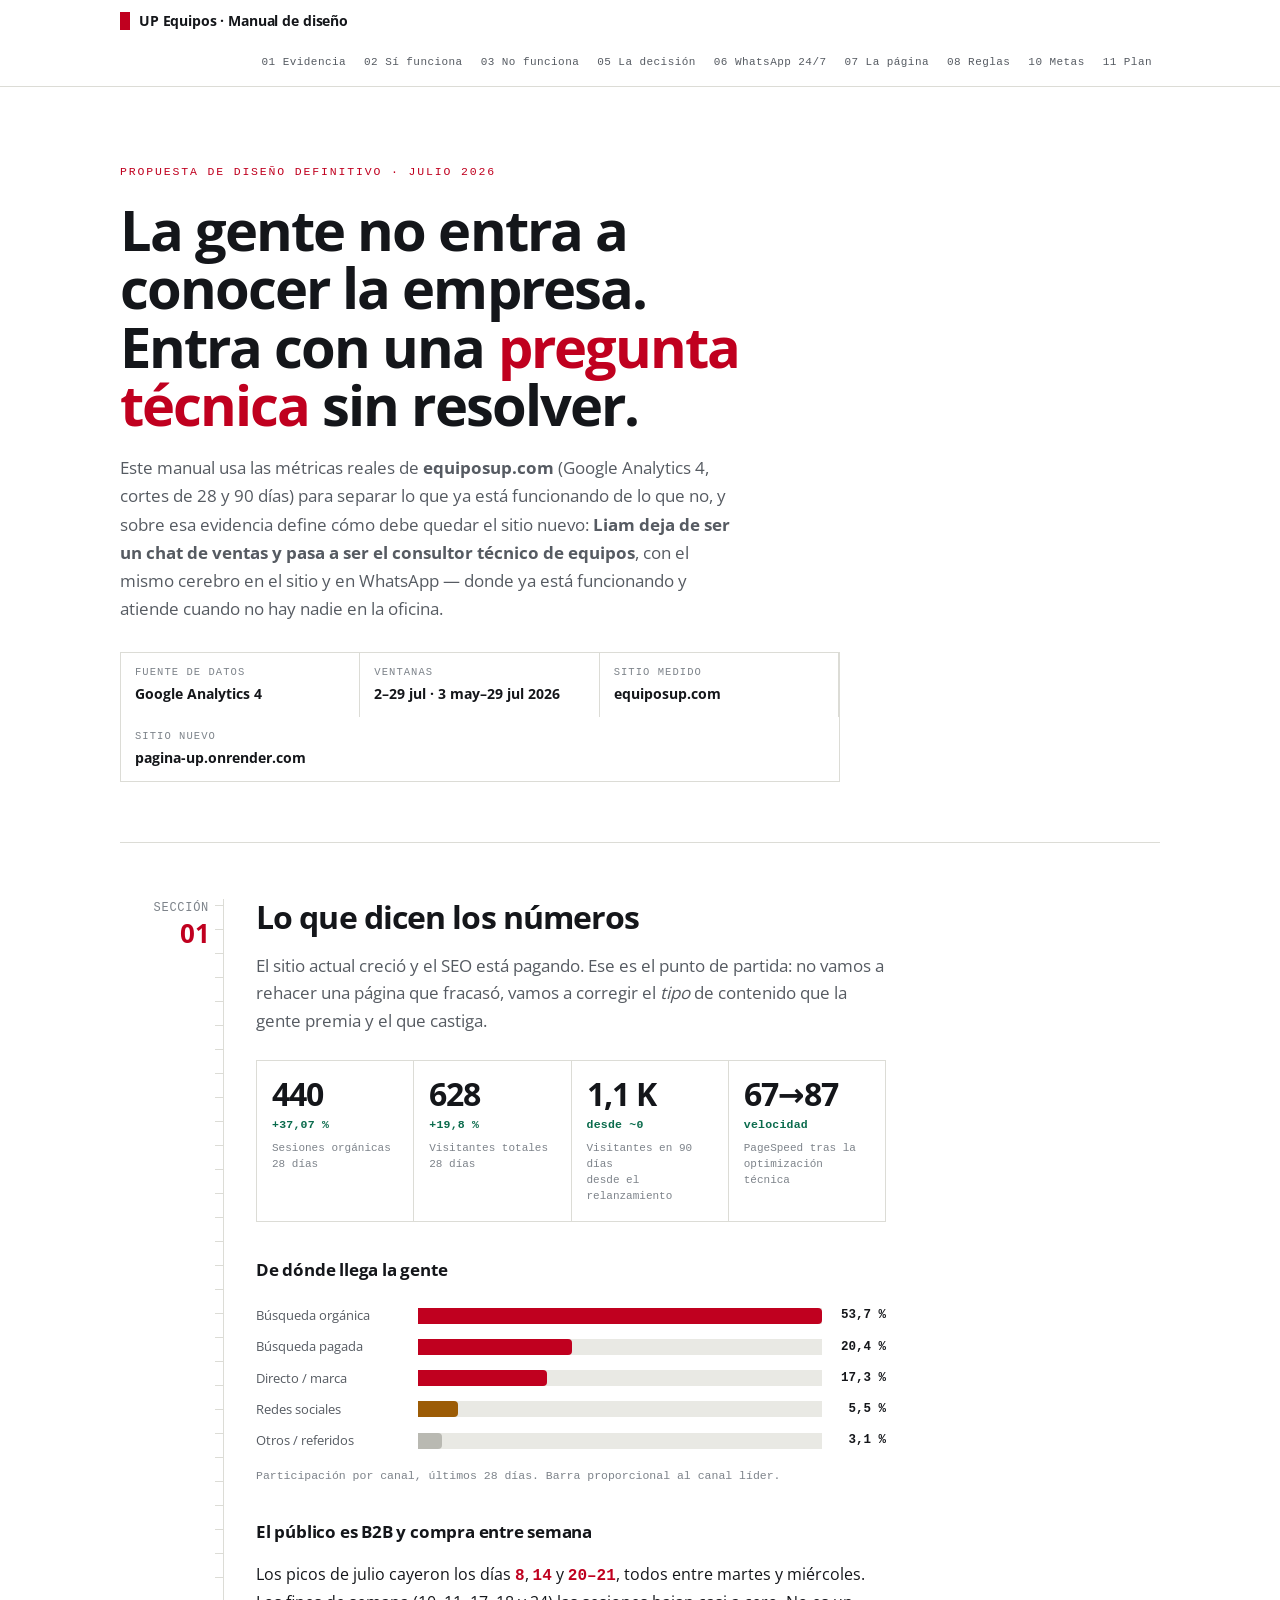
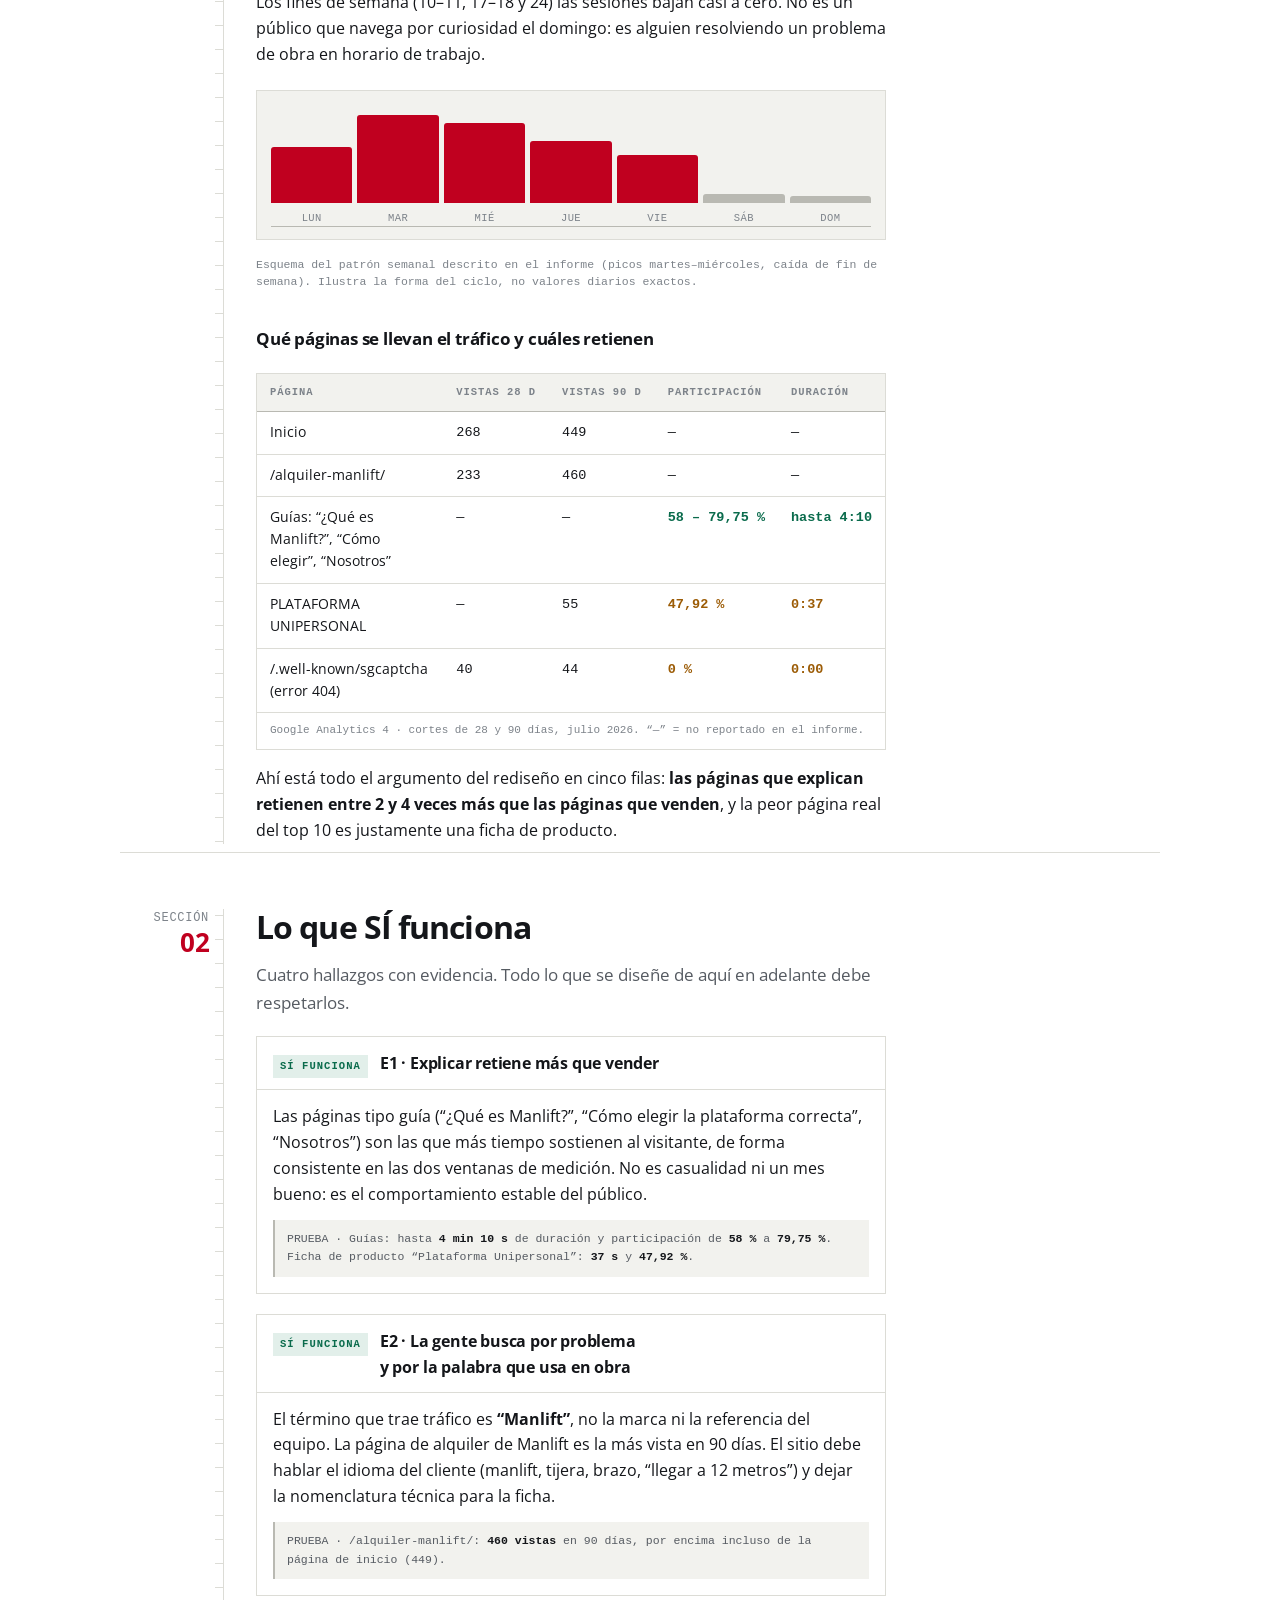
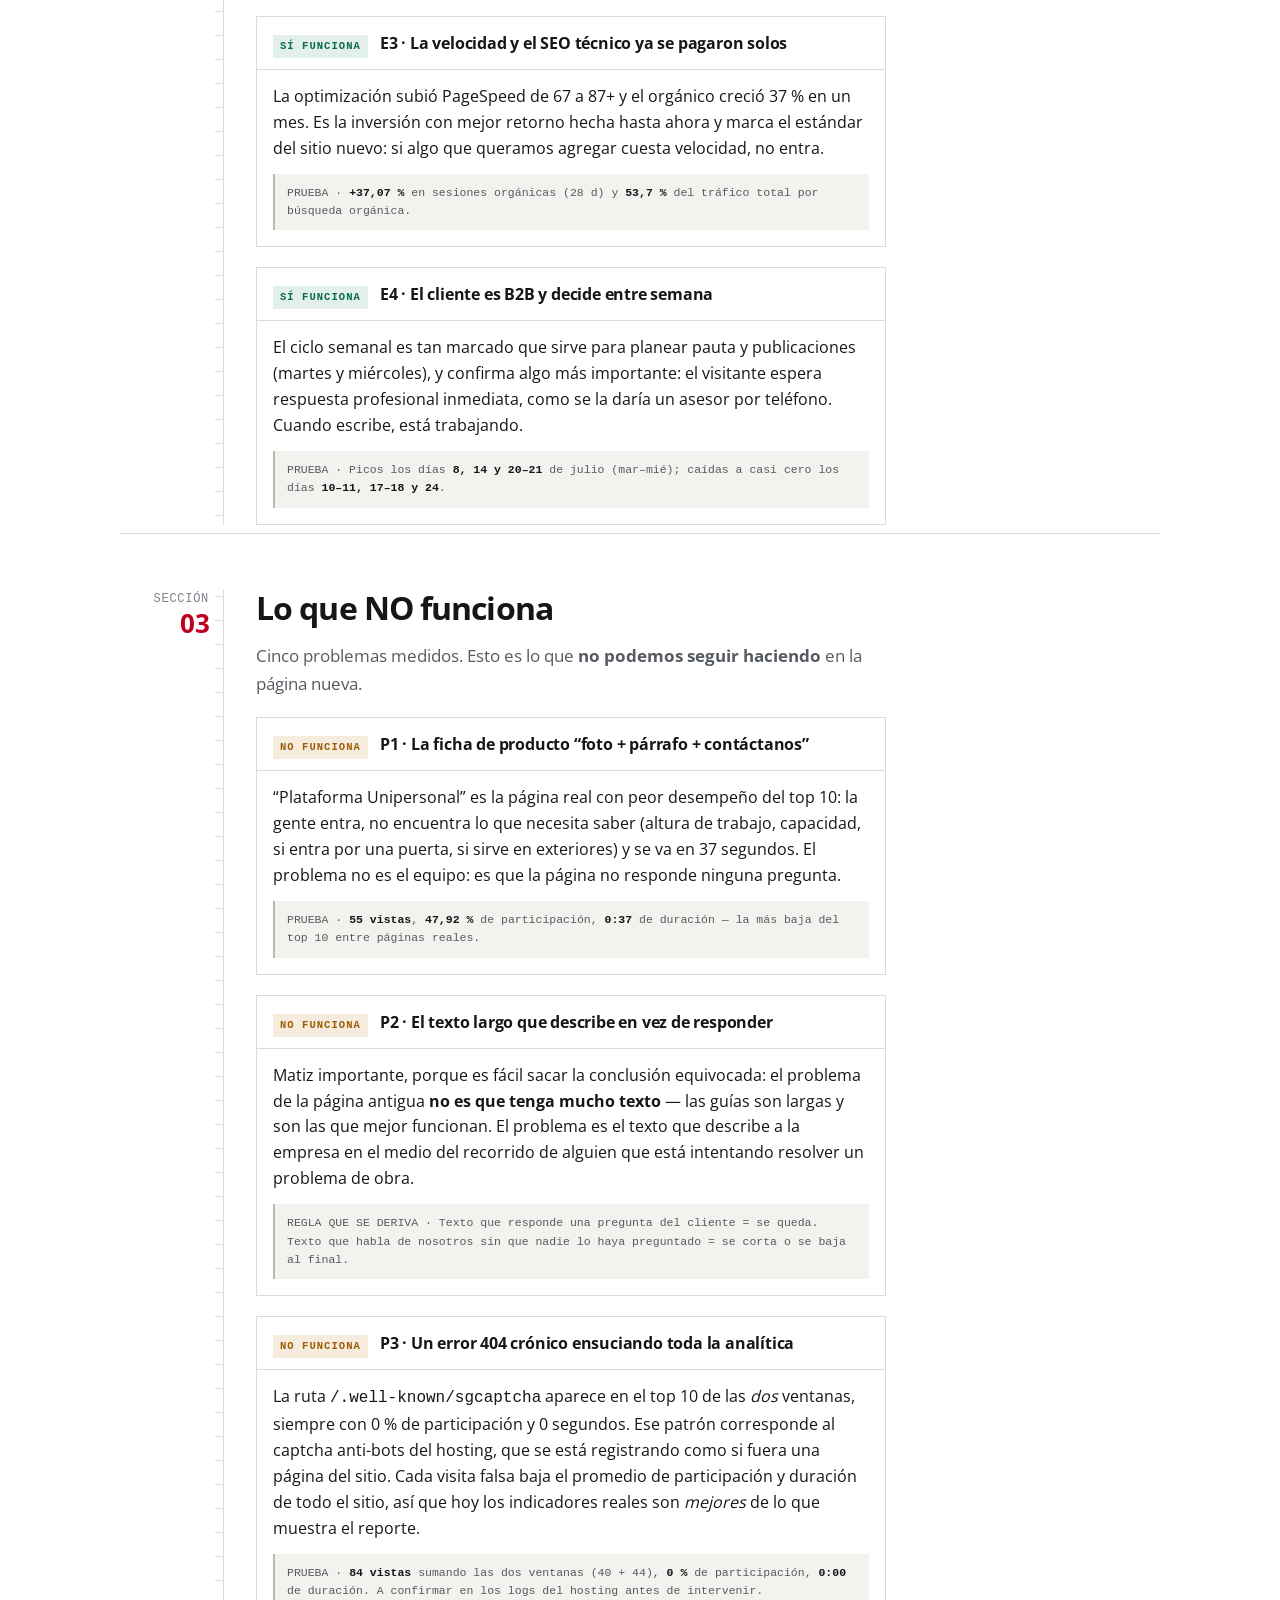
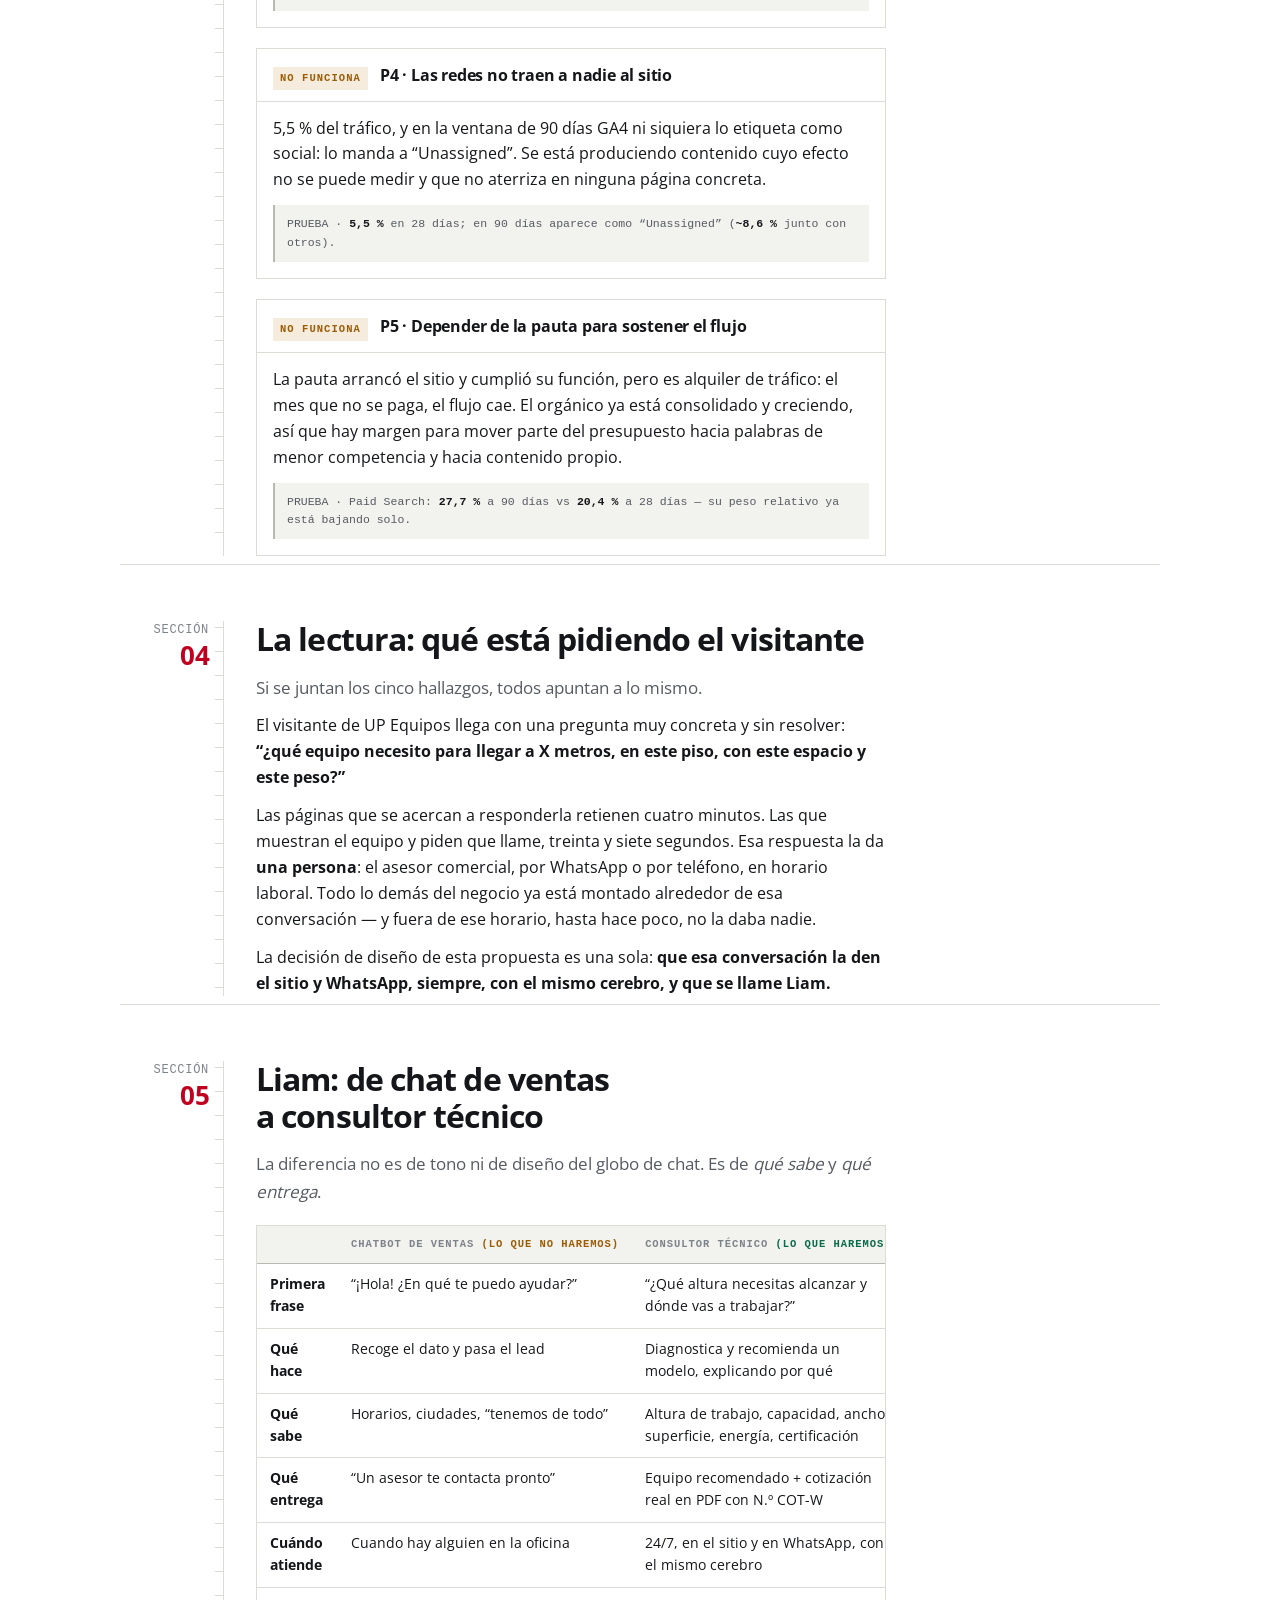
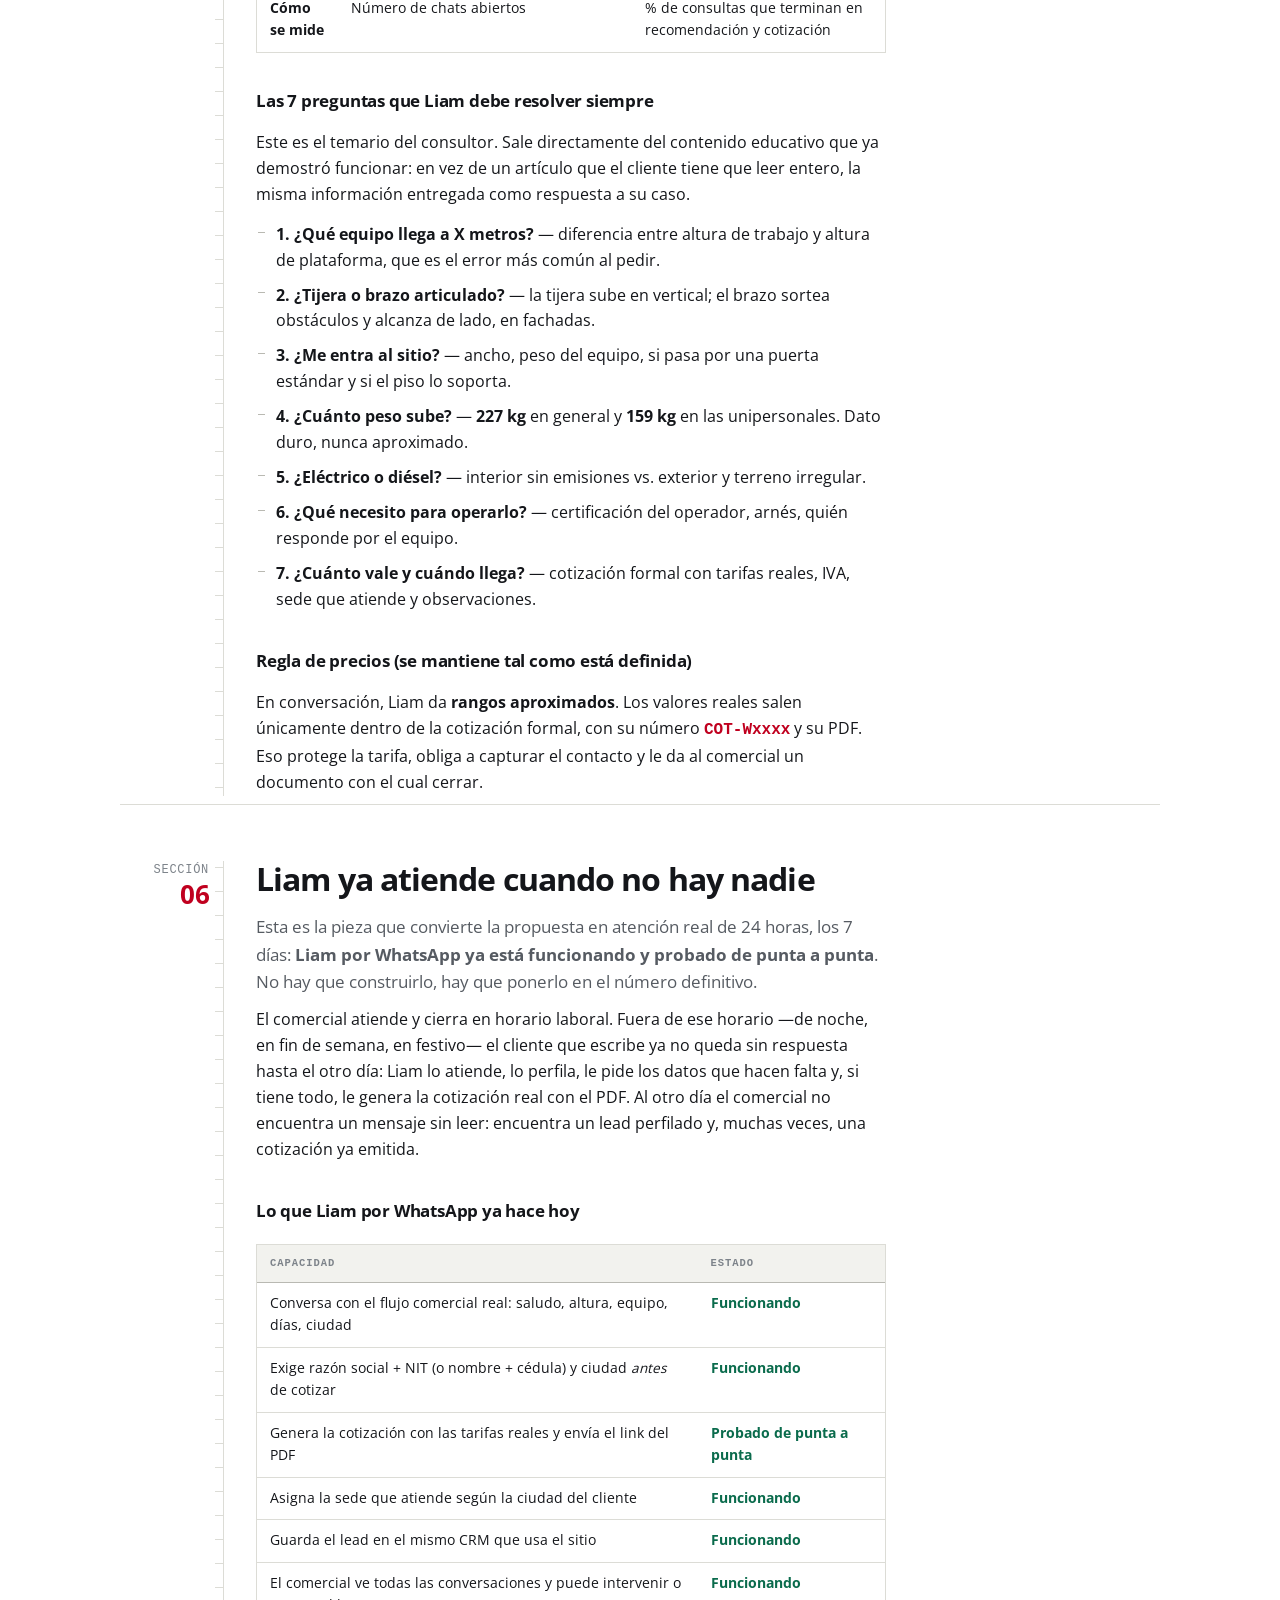
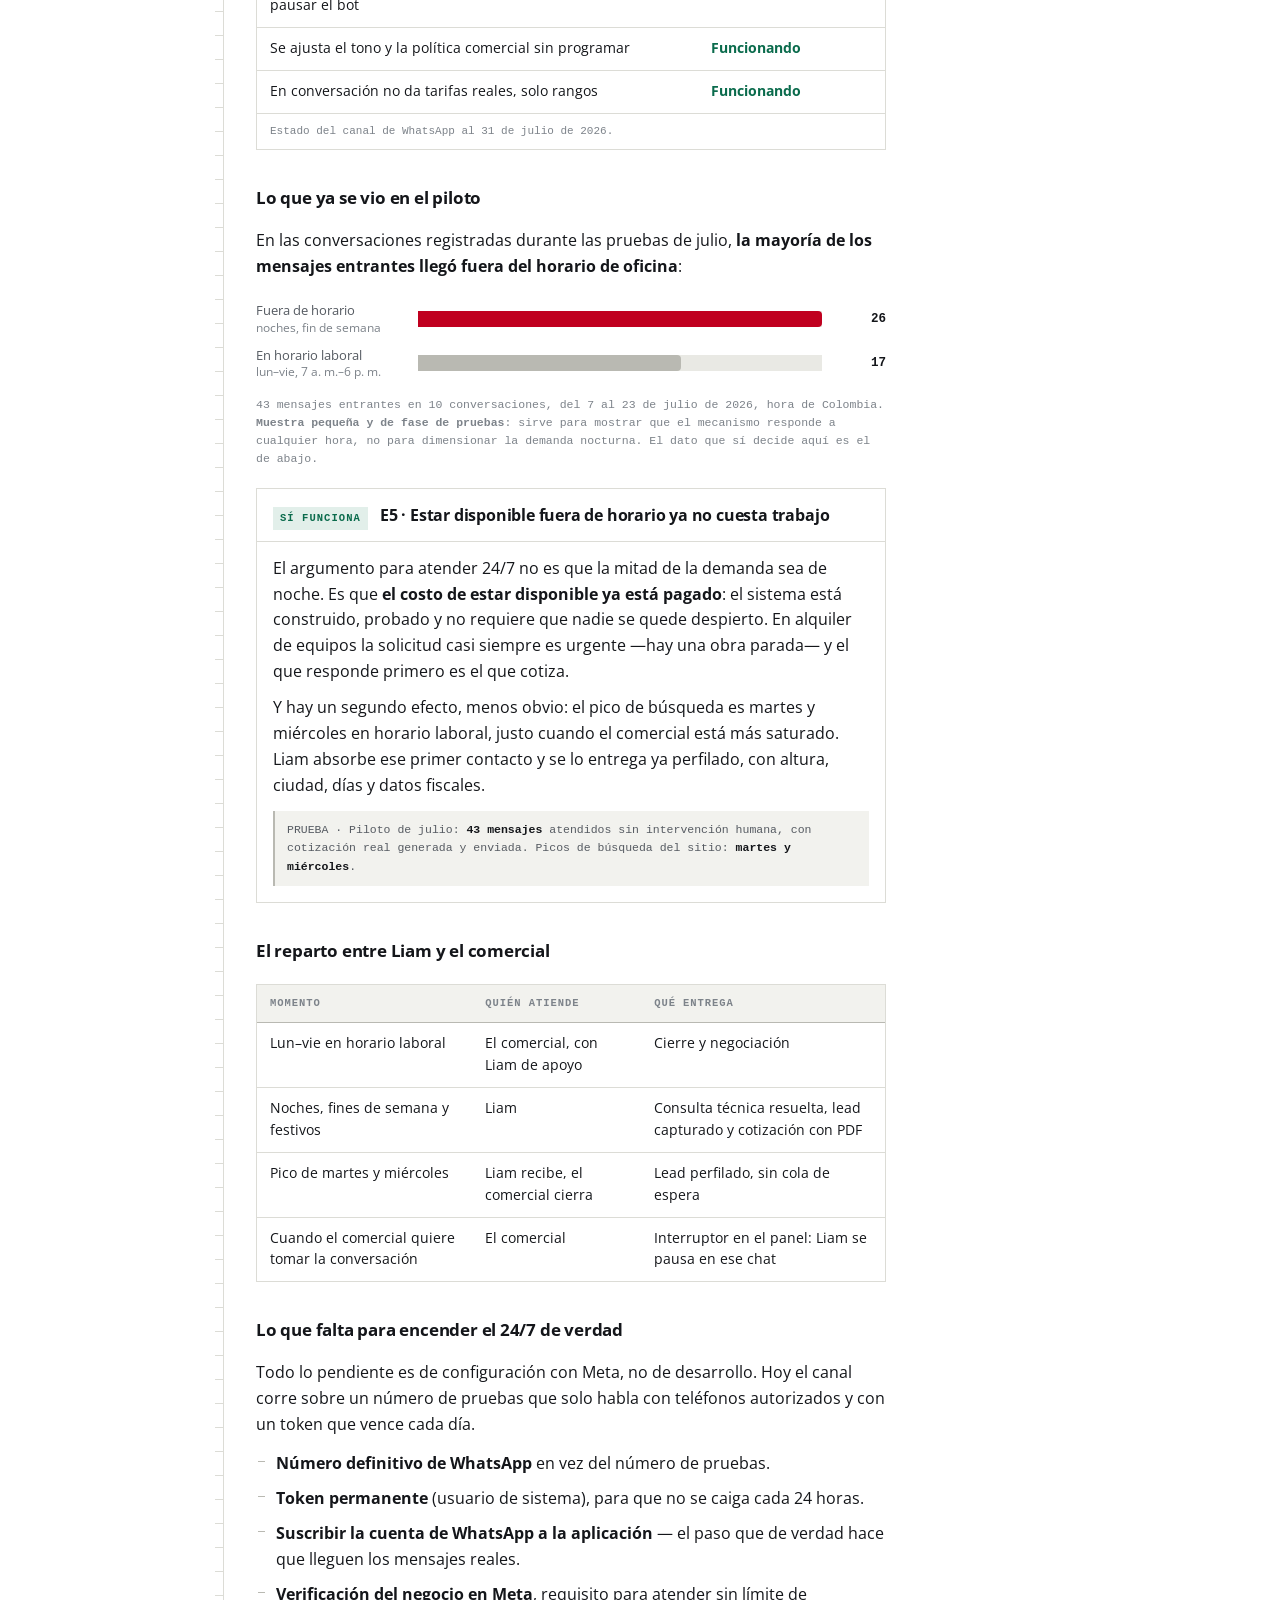
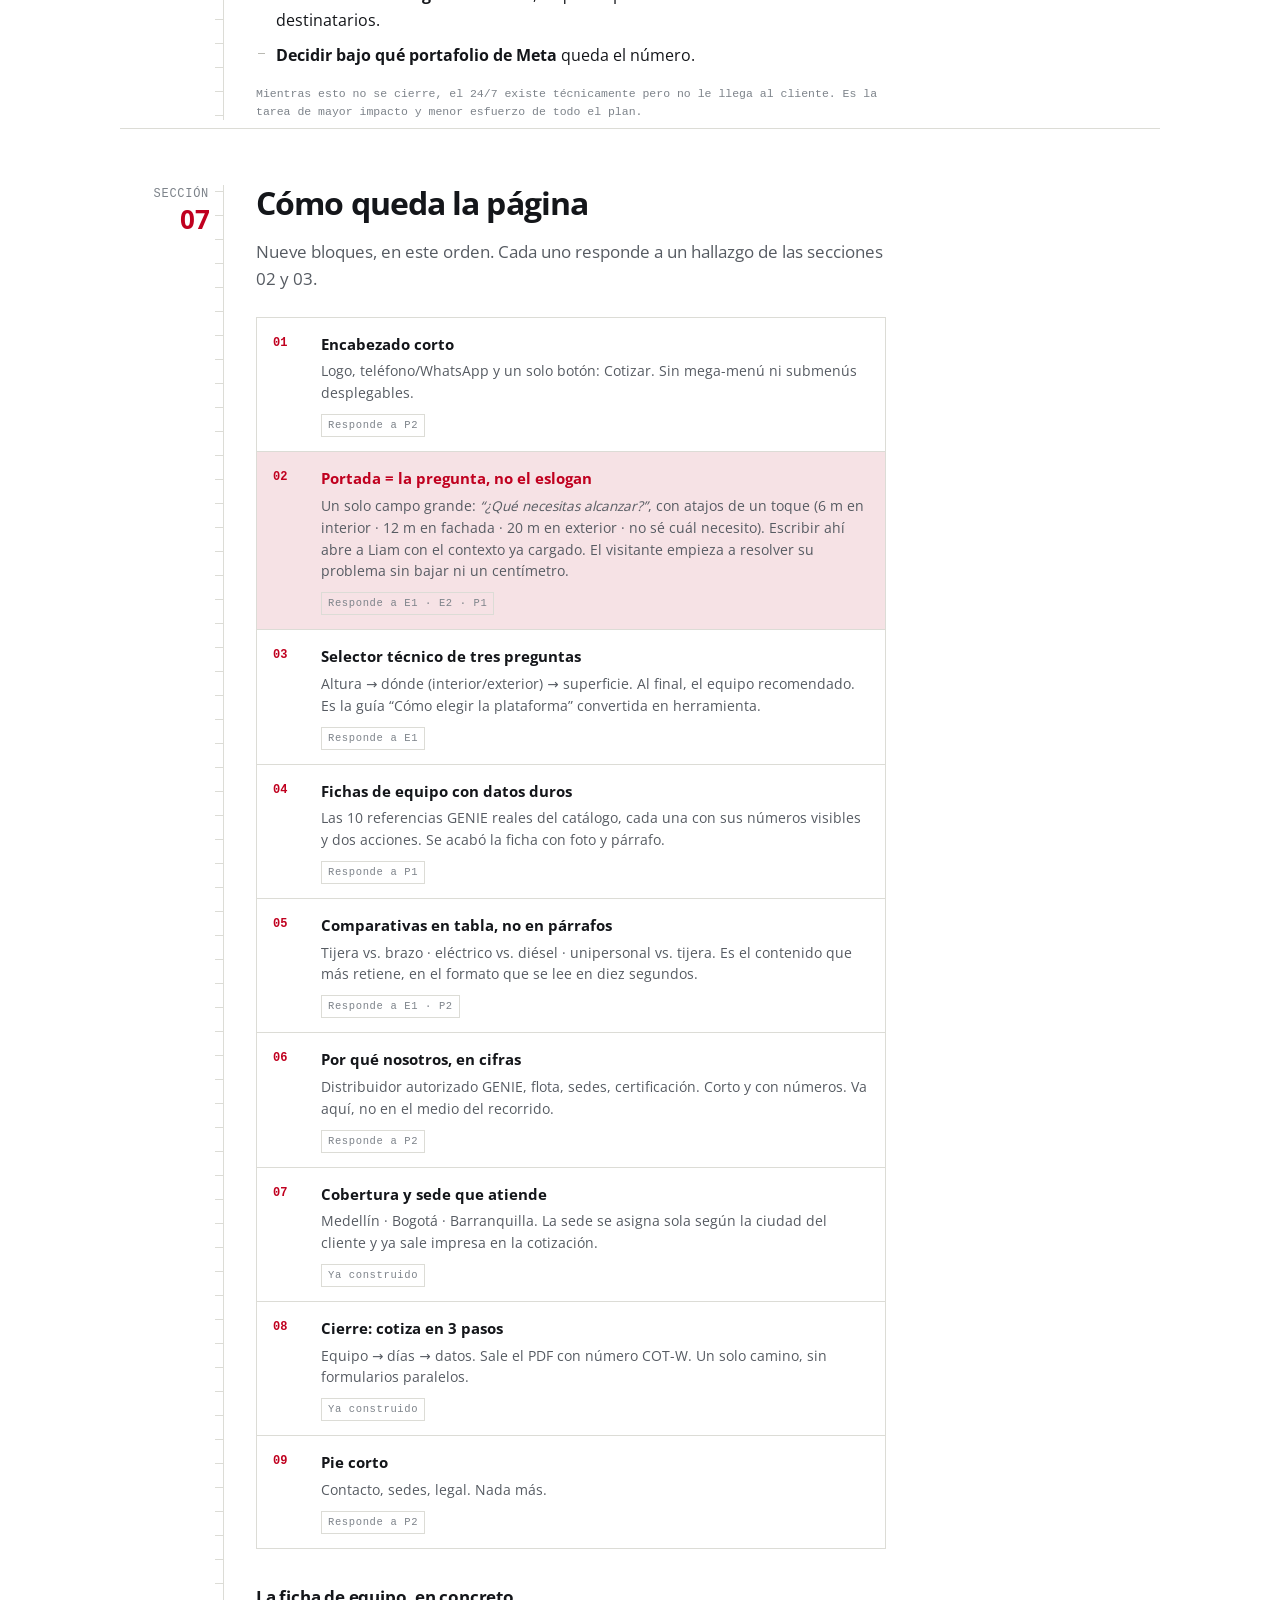
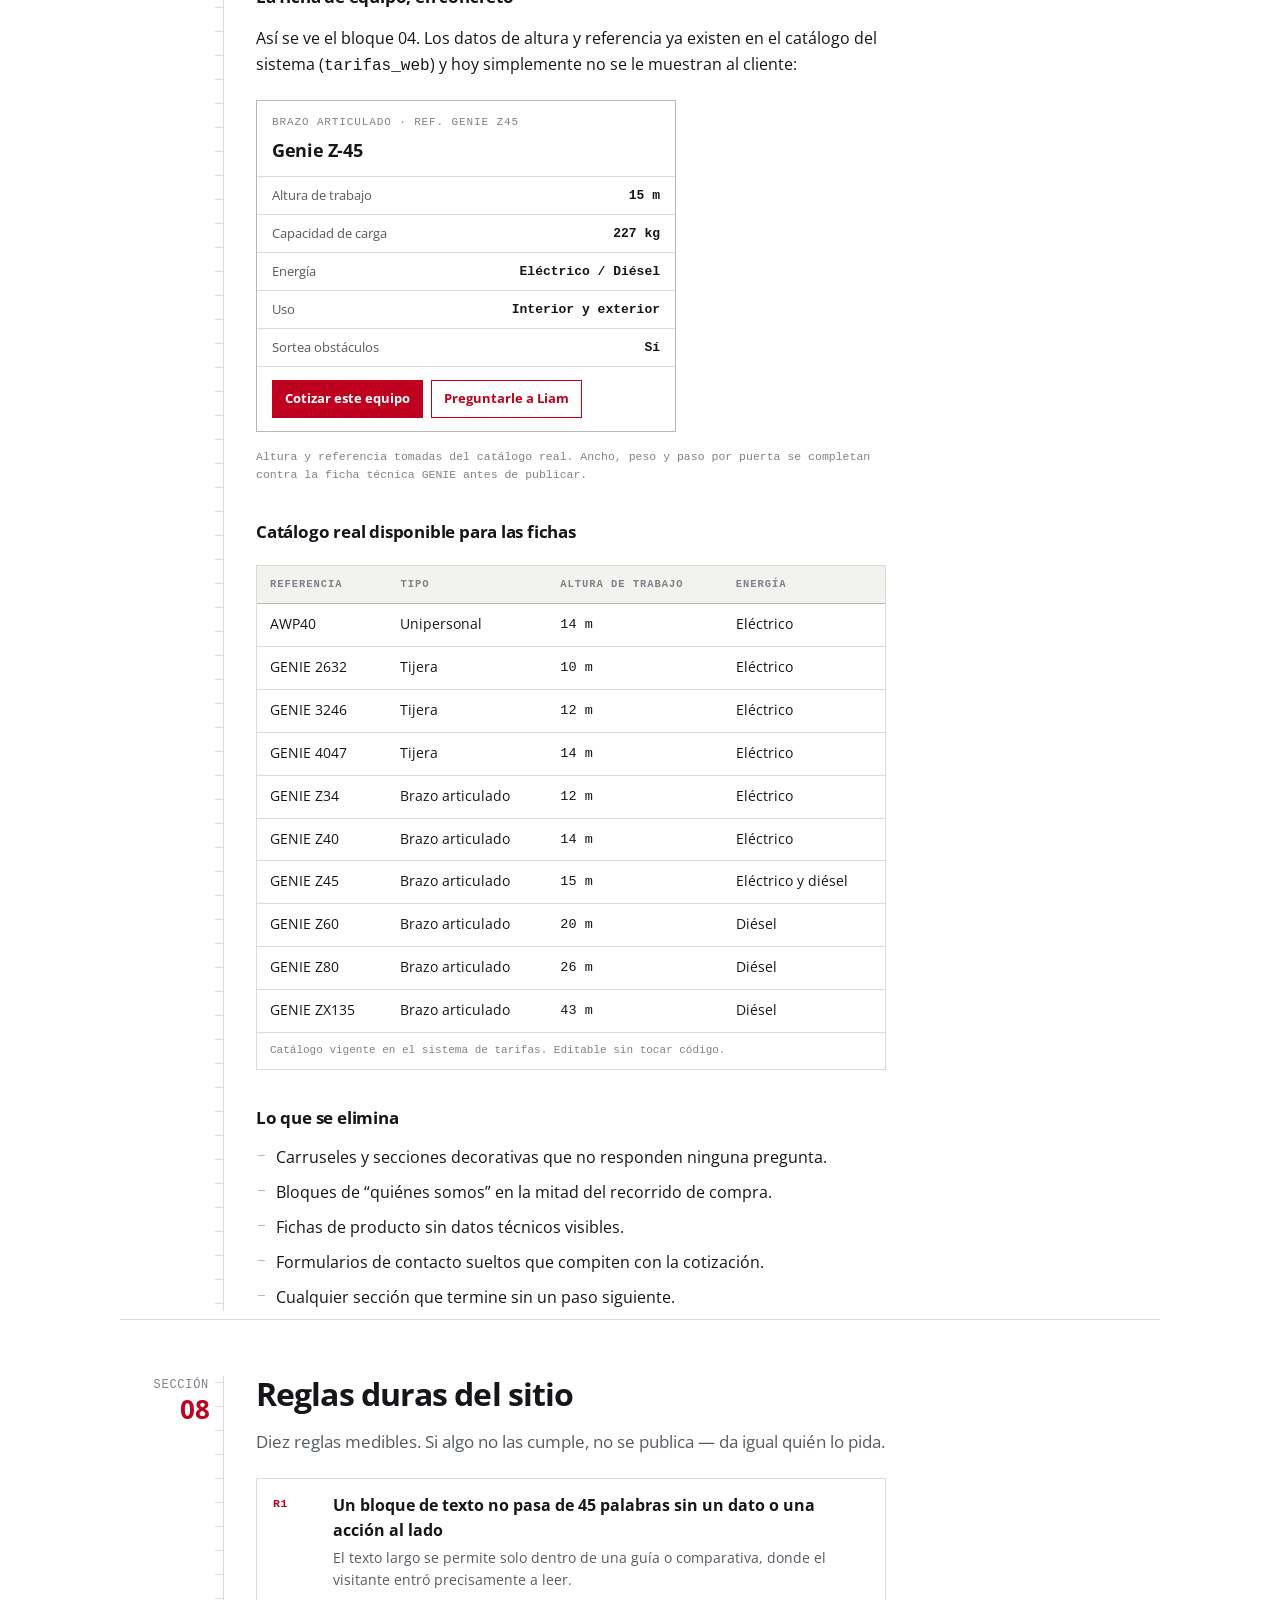
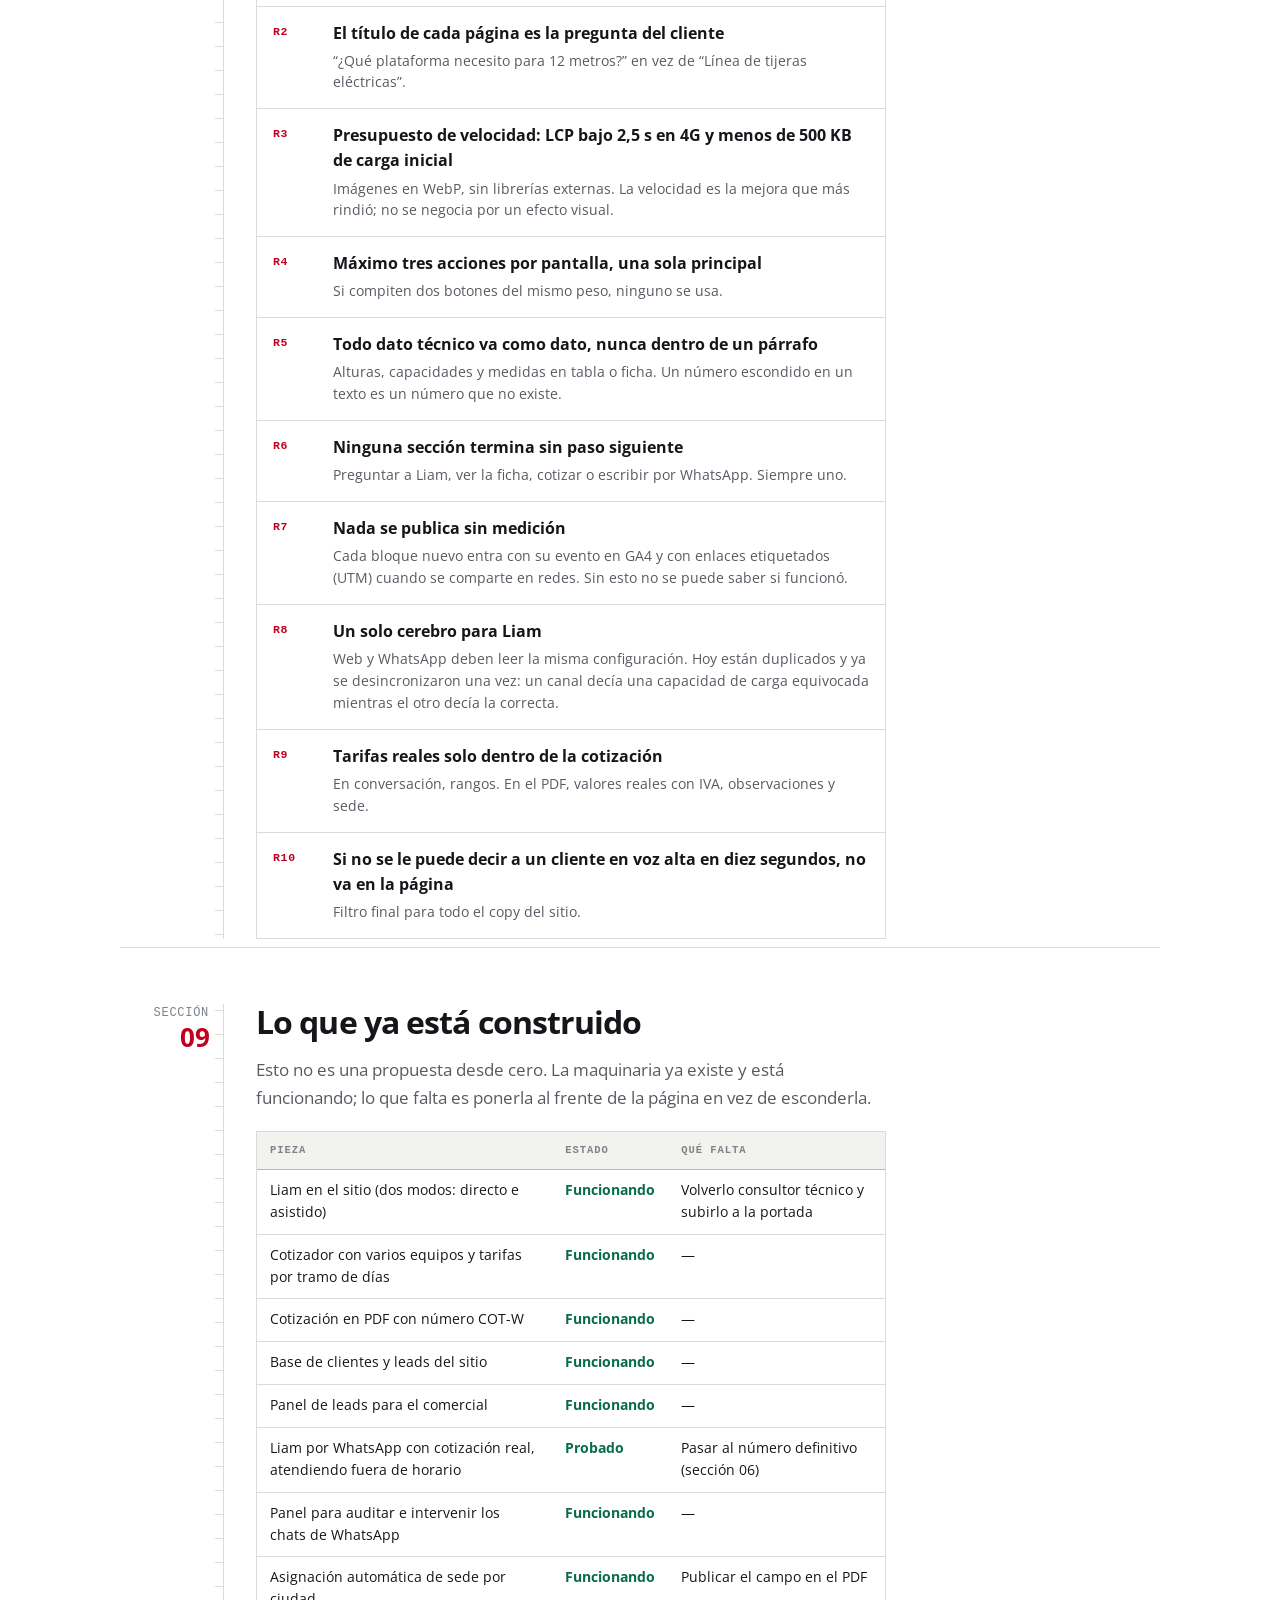
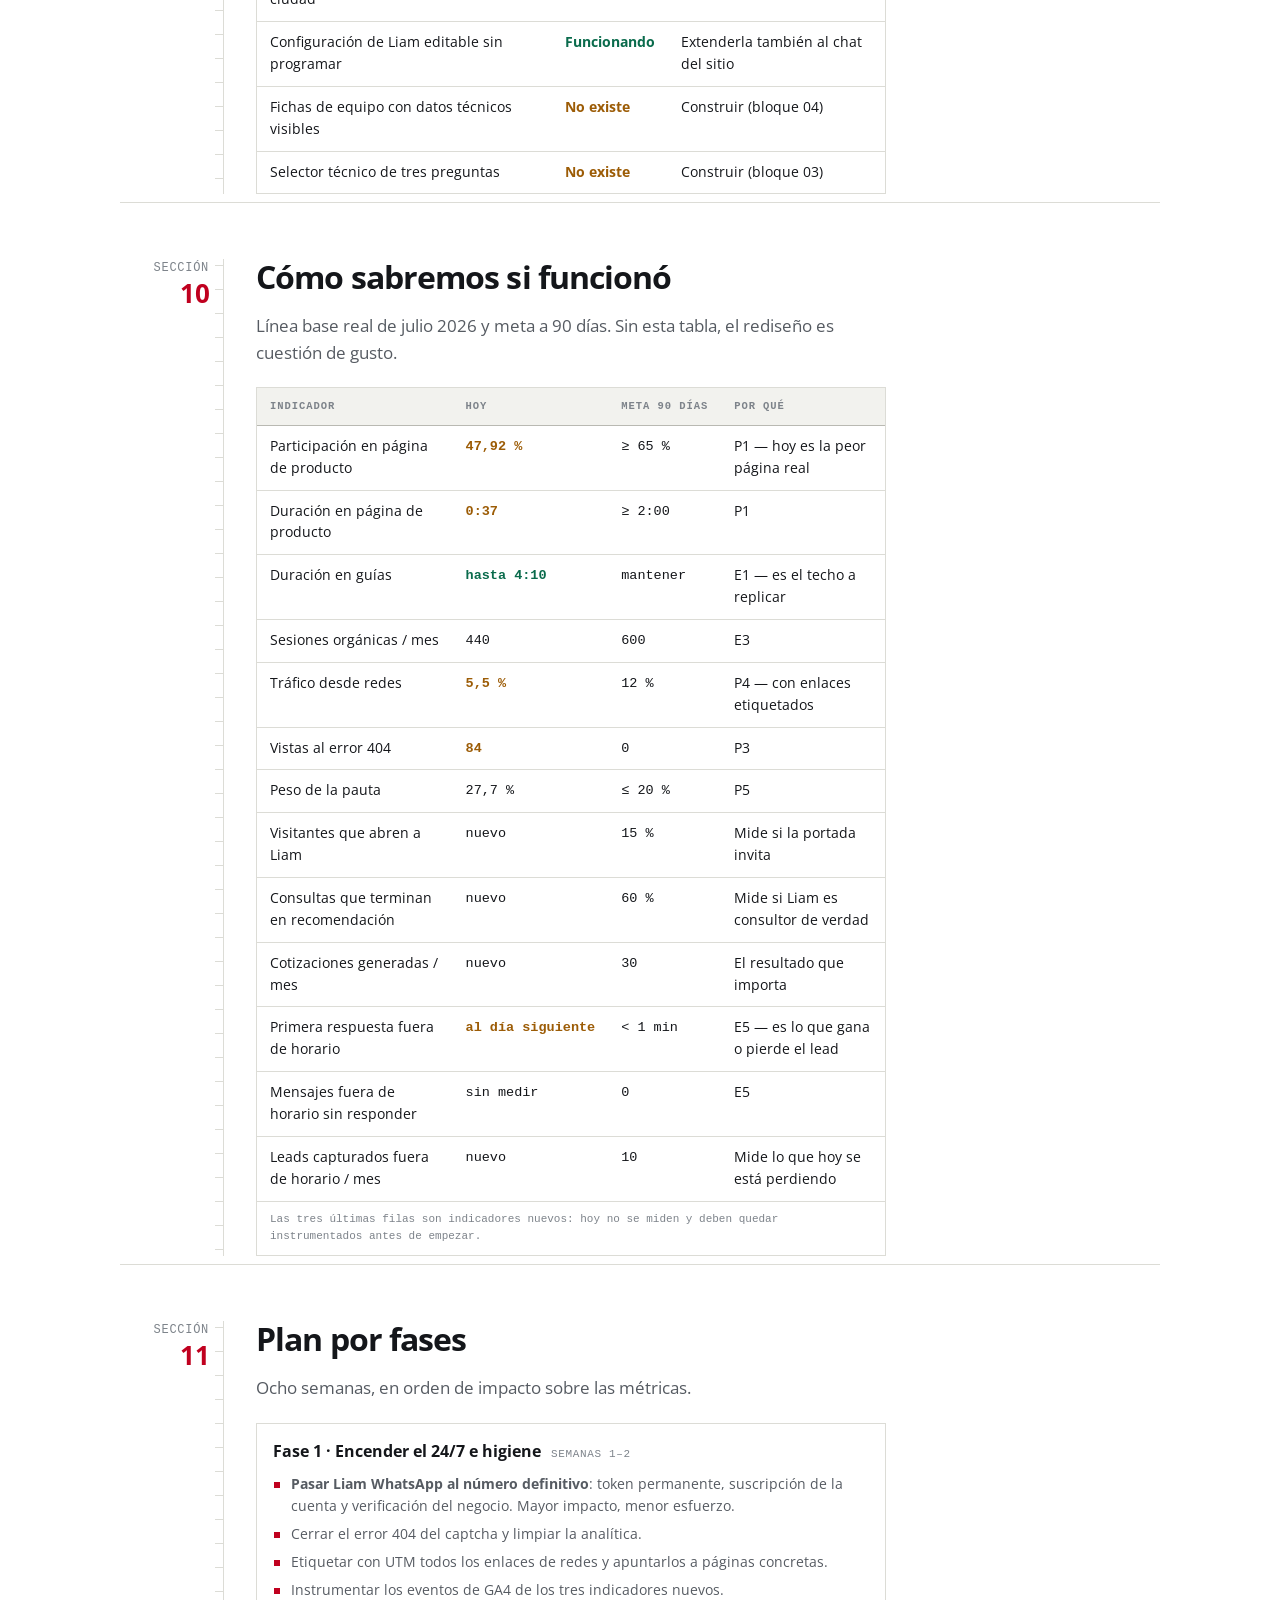
<file: docs/propuesta-diseno-liam-consultor.html>
<!DOCTYPE html>
<html lang="es">
<head>
<meta charset="UTF-8">
<meta name="viewport" content="width=device-width, initial-scale=1.0">
<meta name="robots" content="noindex, nofollow">
<meta name="description" content="Propuesta de diseno definitivo del sitio de UP Equipos basada en las metricas reales de GA4 de julio 2026.">
<title>Manual de diseño — Liam, consultor técnico · UP Equipos</title>

<style>
/* ============================================================
   MANUAL DE DISEÑO — UP EQUIPOS
   Paleta base del proyecto: #C0001F / negro / blanco (styles.css)
   Tipografía: Open Sans (self-hosted del repo) + mono de sistema
   ============================================================ */

@font-face{
  font-family:'Open Sans Doc';
  font-style:normal;
  font-weight:400;
  font-display:swap;
  src:url([data-uri]) format('woff2');
}
@font-face{
  font-family:'Open Sans Doc';
  font-style:normal;
  font-weight:700;
  font-display:swap;
  src:url([data-uri]) format('woff2');
}

:root{
  --papel:#ffffff;
  --papel-2:#f2f2ee;
  --papel-3:#e9e9e4;
  --tinta:#14161a;
  --tinta-2:#565b62;
  --tinta-3:#7d838a;
  --linea:#dcdcd6;
  --linea-fuerte:#b9b9b2;
  --rojo:#c0001f;
  --rojo-suave:#f6e2e5;
  --verde:#0a6b4c;
  --verde-suave:#e2efea;
  --ambar:#9c5c06;
  --ambar-suave:#f6ecdd;
  --sombra:0 1px 0 rgba(20,22,26,.06);
  --mono:ui-monospace,SFMono-Regular,"SF Mono",Menlo,Consolas,"Liberation Mono",monospace;
  --texto:'Open Sans Doc','Open Sans',system-ui,-apple-system,Segoe UI,Roboto,sans-serif;
}

@media (prefers-color-scheme:dark){
  :root{
    --papel:#0d0f11;
    --papel-2:#14181b;
    --papel-3:#1b2025;
    --tinta:#e9e9e4;
    --tinta-2:#a2a8ae;
    --tinta-3:#858b92;
    --linea:#272c31;
    --linea-fuerte:#3a4148;
    --rojo:#ff4257;
    --rojo-suave:#2a1418;
    --verde:#35c08a;
    --verde-suave:#0f2019;
    --ambar:#dda03c;
    --ambar-suave:#241a0d;
    --sombra:0 1px 0 rgba(0,0,0,.4);
  }
}
:root[data-theme="dark"]{
  --papel:#0d0f11;
  --papel-2:#14181b;
  --papel-3:#1b2025;
  --tinta:#e9e9e4;
  --tinta-2:#a2a8ae;
  --tinta-3:#858b92;
  --linea:#272c31;
  --linea-fuerte:#3a4148;
  --rojo:#ff4257;
  --rojo-suave:#2a1418;
  --verde:#35c08a;
  --verde-suave:#0f2019;
  --ambar:#dda03c;
  --ambar-suave:#241a0d;
  --sombra:0 1px 0 rgba(0,0,0,.4);
}
:root[data-theme="light"]{
  --papel:#ffffff;
  --papel-2:#f2f2ee;
  --papel-3:#e9e9e4;
  --tinta:#14161a;
  --tinta-2:#565b62;
  --tinta-3:#7d838a;
  --linea:#dcdcd6;
  --linea-fuerte:#b9b9b2;
  --rojo:#c0001f;
  --rojo-suave:#f6e2e5;
  --verde:#0a6b4c;
  --verde-suave:#e2efea;
  --ambar:#9c5c06;
  --ambar-suave:#f6ecdd;
  --sombra:0 1px 0 rgba(20,22,26,.06);
}

*,*::before,*::after{box-sizing:border-box;}
body{
  margin:0;
  background:var(--papel);
  color:var(--tinta);
  font-family:var(--texto);
  font-size:16px;
  line-height:1.62;
  -webkit-font-smoothing:antialiased;
  overflow-x:hidden;
}
p,ul,ol,table,figure,h1,h2,h3,h4{margin:0;}
img{display:block;max-width:100%;}

/* ---------- rejilla del documento: riel de medición + columna ---------- */
.doc{max-width:1080px;margin:0 auto;padding:0 20px 96px;}
.bloque{
  display:grid;
  grid-template-columns:1fr;
  gap:0;
  padding:56px 0 8px;
  border-top:1px solid var(--linea);
}
.bloque:first-of-type{border-top:0;}
.riel{display:none;}
.col{min-width:0;max-width:70ch;}

@media (min-width:920px){
  .bloque{grid-template-columns:104px minmax(0,1fr);gap:32px;}
  .riel{
    display:block;
    position:relative;
    border-right:1px solid var(--linea);
    padding-right:14px;
  }
  /* marcas de cinta métrica */
  .riel::after{
    content:"";
    position:absolute;
    top:6px;right:-1px;bottom:0;
    width:9px;
    background-image:repeating-linear-gradient(
      to bottom,
      var(--linea) 0 1px,
      transparent 1px 24px
    );
  }
  .riel-num{
    position:sticky;top:64px;
    display:block;
    text-align:right;
    font-family:var(--mono);
    font-size:12px;
    letter-spacing:.06em;
    color:var(--tinta-3);
  }
  .riel-num b{
    display:block;
    font-family:var(--texto);
    font-weight:700;
    font-size:26px;
    line-height:1.1;
    color:var(--rojo);
    letter-spacing:-.02em;
  }
}

/* ---------- barra superior ---------- */
.barra{
  position:sticky;top:0;z-index:20;
  background:color-mix(in srgb,var(--papel) 92%,transparent);
  backdrop-filter:saturate(1.4) blur(8px);
  border-bottom:1px solid var(--linea);
}
.barra-in{
  max-width:1080px;margin:0 auto;padding:10px 20px;
  display:flex;align-items:center;gap:16px;flex-wrap:wrap;
}
.marca{display:flex;align-items:center;gap:9px;font-weight:700;font-size:14px;letter-spacing:-.01em;}
.marca span{
  display:inline-block;width:10px;height:18px;background:var(--rojo);
}
.barra nav{margin-left:auto;display:flex;gap:2px;flex-wrap:wrap;}
.barra nav a{
  font-family:var(--mono);font-size:11px;letter-spacing:.04em;
  color:var(--tinta-2);text-decoration:none;padding:5px 8px;border-radius:2px;
}
.barra nav a:hover{color:var(--rojo);background:var(--papel-2);}
.barra nav a:focus-visible{outline:2px solid var(--rojo);outline-offset:1px;}

/* ---------- portada ---------- */
.portada{padding:76px 0 44px;max-width:80ch;}
.eyebrow{
  font-family:var(--mono);font-size:11.5px;letter-spacing:.16em;
  text-transform:uppercase;color:var(--rojo);
}
.portada h1{
  font-size:clamp(2.1rem,5.4vw,3.5rem);
  font-weight:700;line-height:1.04;letter-spacing:-.035em;
  text-wrap:balance;margin:18px 0 0;
}
.portada h1 em{font-style:normal;color:var(--rojo);}
.bajada{
  font-size:1.09rem;color:var(--tinta-2);margin-top:20px;max-width:62ch;
}
.ficha-doc{
  margin-top:30px;display:flex;flex-wrap:wrap;gap:0;
  border:1px solid var(--linea);
}
.ficha-doc div{
  flex:1 1 180px;padding:11px 14px;border-right:1px solid var(--linea);
}
.ficha-doc div:last-child{border-right:0;}
.ficha-doc dt{
  font-family:var(--mono);font-size:10.5px;letter-spacing:.1em;
  text-transform:uppercase;color:var(--tinta-3);
}
.ficha-doc dd{margin:3px 0 0;font-size:13.5px;font-weight:700;}

/* ---------- tipografía de sección ---------- */
h2{
  font-size:clamp(1.5rem,3vw,2rem);font-weight:700;
  letter-spacing:-.028em;line-height:1.14;text-wrap:balance;
}
h3{
  font-size:1.06rem;font-weight:700;letter-spacing:-.012em;
  margin-top:34px;text-wrap:balance;
}
h4{font-size:.95rem;font-weight:700;}
.col > p{margin-top:16px;}
.col > p + p{margin-top:12px;}
.lede{font-size:1.06rem;color:var(--tinta-2);margin-top:14px;}
.pie-nota{
  font-family:var(--mono);font-size:11.5px;line-height:1.55;
  color:var(--tinta-3);margin-top:14px;
}
strong{font-weight:700;}
.dato{font-family:var(--mono);font-variant-numeric:tabular-nums;font-weight:700;color:var(--rojo);}

ul.lista{margin-top:14px;padding-left:0;list-style:none;display:flex;flex-direction:column;gap:9px;}
ul.lista li{position:relative;padding-left:20px;}
ul.lista li::before{
  content:"";position:absolute;left:2px;top:.62em;
  width:7px;height:1px;background:var(--linea-fuerte);
}

/* ---------- tiles de cifras ---------- */
.kpis{
  margin-top:26px;display:grid;gap:1px;background:var(--linea);
  border:1px solid var(--linea);
  grid-template-columns:repeat(auto-fit,minmax(150px,1fr));
}
.kpi{background:var(--papel);padding:16px 15px;}
.kpi .n{
  font-size:clamp(1.5rem,3.4vw,2rem);font-weight:700;letter-spacing:-.03em;
  font-variant-numeric:tabular-nums;line-height:1.05;
}
.kpi .d{font-family:var(--mono);font-size:11px;color:var(--tinta-3);margin-top:7px;line-height:1.45;}
.kpi .v{
  font-family:var(--mono);font-size:11.5px;font-weight:700;color:var(--verde);
  margin-top:5px;letter-spacing:.02em;
}

/* ---------- barras de magnitud (serie única, etiquetada) ---------- */
.barras{margin-top:22px;display:flex;flex-direction:column;gap:11px;}
.barra-fila{display:grid;grid-template-columns:minmax(96px,150px) 1fr auto;gap:12px;align-items:center;}
.barra-fila .et{font-size:13px;color:var(--tinta-2);line-height:1.3;}
.barra-pista{background:var(--papel-3);height:16px;position:relative;}
.barra-val{
  height:16px;background:var(--rojo);
  border-top-right-radius:4px;border-bottom-right-radius:4px;
}
.barra-fila .num{
  font-family:var(--mono);font-variant-numeric:tabular-nums;
  font-size:12.5px;font-weight:700;min-width:52px;text-align:right;
}
.barra-fila.apagada .barra-val{background:var(--linea-fuerte);}
.barra-fila.alerta .barra-val{background:var(--ambar);}

/* ---------- ritmo semanal ---------- */
.ritmo{
  margin-top:22px;border:1px solid var(--linea);padding:16px 14px 12px;
  background:var(--papel-2);
}
.ritmo-grid{display:grid;grid-template-columns:repeat(7,1fr);gap:5px;align-items:end;}
.ritmo-col{display:grid;grid-template-rows:96px auto;justify-items:center;gap:7px;}
.ritmo-bar{
  width:100%;align-self:end;background:var(--rojo);
  border-top-left-radius:3px;border-top-right-radius:3px;
}
.ritmo-col.fin .ritmo-bar{background:var(--linea-fuerte);}
.ritmo-dia{font-family:var(--mono);font-size:10.5px;color:var(--tinta-3);letter-spacing:.04em;}
.ritmo-base{height:1px;background:var(--linea-fuerte);margin-top:-1px;}

/* ---------- veredictos ---------- */
.veredicto{
  margin-top:20px;border:1px solid var(--linea);background:var(--papel);
}
.veredicto > header{
  display:flex;align-items:baseline;gap:12px;flex-wrap:wrap;
  padding:13px 16px 11px;border-bottom:1px solid var(--linea);
}
.chip{
  font-family:var(--mono);font-size:10.5px;font-weight:700;letter-spacing:.1em;
  text-transform:uppercase;padding:3px 7px;white-space:nowrap;
}
.chip.si{color:var(--verde);background:var(--verde-suave);}
.chip.no{color:var(--ambar);background:var(--ambar-suave);}
.chip.neutro{color:var(--tinta-2);background:var(--papel-2);}
.veredicto > header h3{margin:0;font-size:1.02rem;flex:1 1 260px;}
.veredicto-cuerpo{padding:14px 16px 16px;}
.veredicto-cuerpo p + p{margin-top:10px;}
.prueba{
  margin-top:12px;padding:10px 12px;background:var(--papel-2);
  border-left:2px solid var(--linea-fuerte);
  font-family:var(--mono);font-size:11.5px;line-height:1.6;color:var(--tinta-2);
}
.prueba b{color:var(--tinta);}

/* ---------- tablas ---------- */
.tabla-wrap{margin-top:20px;overflow-x:auto;border:1px solid var(--linea);}
table{border-collapse:collapse;width:100%;font-size:13.5px;min-width:520px;}
th,td{
  text-align:left;padding:10px 13px;
  border-bottom:1px solid var(--linea);vertical-align:top;
}
thead th{
  font-family:var(--mono);font-size:10.5px;letter-spacing:.09em;text-transform:uppercase;
  color:var(--tinta-3);font-weight:700;background:var(--papel-2);
  border-bottom:1px solid var(--linea-fuerte);white-space:nowrap;
}
tbody tr:last-child td{border-bottom:0;}
td.num,th.num{font-family:var(--mono);font-variant-numeric:tabular-nums;white-space:nowrap;}
td.malo{color:var(--ambar);font-weight:700;}
td.bueno{color:var(--verde);font-weight:700;}
caption{
  caption-side:bottom;text-align:left;padding:9px 13px;
  font-family:var(--mono);font-size:11px;color:var(--tinta-3);
  border-top:1px solid var(--linea);
}

/* ---------- maqueta de la página ---------- */
.maqueta{margin-top:24px;display:flex;flex-direction:column;gap:1px;background:var(--linea);border:1px solid var(--linea);}
.mq{background:var(--papel);padding:14px 16px;display:grid;grid-template-columns:34px 1fr;gap:14px;}
.mq-n{
  font-family:var(--mono);font-size:12px;font-weight:700;color:var(--rojo);
  padding-top:2px;font-variant-numeric:tabular-nums;
}
.mq h4{margin:0;}
.mq p{margin:5px 0 0;font-size:13.5px;color:var(--tinta-2);}
.mq .tag{
  display:inline-block;margin-top:9px;
  font-family:var(--mono);font-size:10.5px;letter-spacing:.06em;
  color:var(--tinta-3);border:1px solid var(--linea);padding:2px 6px;
}
.mq.destacado{background:var(--rojo-suave);}
.mq.destacado h4{color:var(--rojo);}

/* ---------- reglas ---------- */
.reglas{margin-top:22px;display:grid;gap:1px;background:var(--linea);border:1px solid var(--linea);}
.regla{background:var(--papel);padding:14px 16px;display:grid;grid-template-columns:46px 1fr;gap:14px;align-items:start;}
.regla-id{
  font-family:var(--mono);font-size:11.5px;font-weight:700;letter-spacing:.06em;
  color:var(--rojo);padding-top:2px;
}
.regla h4{margin:0;font-size:.97rem;}
.regla p{margin:5px 0 0;font-size:13.5px;color:var(--tinta-2);}

/* ---------- ficha de equipo (ejemplo) ---------- */
.ficha-eq{
  margin-top:20px;border:1px solid var(--linea-fuerte);background:var(--papel);
  max-width:420px;
}
.ficha-eq header{padding:13px 15px 11px;border-bottom:1px solid var(--linea);}
.ficha-eq .ref{font-family:var(--mono);font-size:11px;color:var(--tinta-3);letter-spacing:.08em;}
.ficha-eq h4{margin:3px 0 0;font-size:1.15rem;letter-spacing:-.02em;}
.ficha-eq dl{margin:0;display:grid;grid-template-columns:1fr auto;}
.ficha-eq dt,.ficha-eq dd{
  padding:8px 15px;margin:0;border-bottom:1px solid var(--linea);font-size:13px;
}
.ficha-eq dt{color:var(--tinta-2);}
.ficha-eq dd{
  font-family:var(--mono);font-variant-numeric:tabular-nums;font-weight:700;text-align:right;
}
.ficha-eq .acciones{padding:13px 15px;display:flex;gap:8px;flex-wrap:wrap;}
.btn-falso{
  font-size:12.5px;font-weight:700;padding:8px 12px;border:1px solid var(--rojo);
  color:var(--rojo);background:transparent;
}
.btn-falso.lleno{background:var(--rojo);color:#fff;}
@media (prefers-color-scheme:dark){.btn-falso.lleno{color:#0d0f11;}}
:root[data-theme="dark"] .btn-falso.lleno{color:#0d0f11;}
:root[data-theme="light"] .btn-falso.lleno{color:#fff;}

/* ---------- fases ---------- */
.fases{margin-top:22px;display:grid;gap:1px;background:var(--linea);border:1px solid var(--linea);}
.fase{background:var(--papel);padding:15px 16px;}
.fase-cab{display:flex;align-items:baseline;gap:10px;flex-wrap:wrap;}
.fase-cab h4{margin:0;font-size:1rem;}
.fase-plazo{font-family:var(--mono);font-size:11px;color:var(--tinta-3);letter-spacing:.06em;}
.fase ul{margin:9px 0 0;padding-left:0;list-style:none;display:flex;flex-direction:column;gap:6px;}
.fase li{position:relative;padding-left:18px;font-size:13.5px;color:var(--tinta-2);}
.fase li::before{content:"";position:absolute;left:1px;top:.62em;width:6px;height:6px;background:var(--rojo);}
.fase li.hecho::before{background:var(--verde);}

/* ---------- cierre ---------- */
.cierre{
  margin-top:40px;border:2px solid var(--tinta);padding:24px 22px;
}
.cierre h3{margin-top:0;font-size:1.15rem;}
.cierre ol{margin:16px 0 0;padding-left:22px;display:flex;flex-direction:column;gap:10px;}
.cierre li{font-size:14.5px;}
.firma{
  margin-top:22px;padding-top:16px;border-top:1px solid var(--linea);
  font-family:var(--mono);font-size:11.5px;color:var(--tinta-3);line-height:1.7;
}

@media (prefers-reduced-motion:reduce){
  *{animation:none !important;transition:none !important;scroll-behavior:auto !important;}
}
@media print{
  .barra{position:static;}
  .bloque{break-inside:avoid;}
}
</style>
</head>
<body>
<header class="barra">
  <div class="barra-in">
    <div class="marca"><span></span> UP Equipos · Manual de diseño</div>
    <nav>
      <a href="#evidencia">01 Evidencia</a>
      <a href="#funciona">02 Sí funciona</a>
      <a href="#nofunciona">03 No funciona</a>
      <a href="#decision">05 La decisión</a>
      <a href="#whatsapp">06 WhatsApp 24/7</a>
      <a href="#pagina">07 La página</a>
      <a href="#reglas">08 Reglas</a>
      <a href="#metas">10 Metas</a>
      <a href="#plan">11 Plan</a>
    </nav>
  </div>
</header>

<div class="doc">

  <section class="portada">
    <p class="eyebrow">Propuesta de diseño definitivo · Julio 2026</p>
    <h1>La gente no entra a conocer la empresa. Entra con una <em>pregunta técnica</em> sin resolver.</h1>
    <p class="bajada">
      Este manual usa las métricas reales de <strong>equiposup.com</strong> (Google Analytics 4, cortes de
      28 y 90 días) para separar lo que ya está funcionando de lo que no, y sobre esa evidencia define
      cómo debe quedar el sitio nuevo: <strong>Liam deja de ser un chat de ventas y pasa a ser el
      consultor técnico de equipos</strong>, con el mismo cerebro en el sitio y en WhatsApp — donde
      ya está funcionando y atiende cuando no hay nadie en la oficina.
    </p>
    <dl class="ficha-doc">
      <div><dt>Fuente de datos</dt><dd>Google Analytics 4</dd></div>
      <div><dt>Ventanas</dt><dd>2–29 jul · 3 may–29 jul 2026</dd></div>
      <div><dt>Sitio medido</dt><dd>equiposup.com</dd></div>
      <div><dt>Sitio nuevo</dt><dd>pagina-up.onrender.com</dd></div>
    </dl>
  </section>

  <!-- 01 ------------------------------------------------------------- -->
  <section class="bloque" id="evidencia">
    <div class="riel"><span class="riel-num">SECCIÓN<b>01</b></span></div>
    <div class="col">
      <h2>Lo que dicen los números</h2>
      <p class="lede">
        El sitio actual creció y el SEO está pagando. Ese es el punto de partida: no vamos a rehacer
        una página que fracasó, vamos a corregir el <em>tipo</em> de contenido que la gente premia y el
        que castiga.
      </p>

      <div class="kpis">
        <div class="kpi">
          <div class="n">440</div>
          <div class="v">+37,07 %</div>
          <div class="d">Sesiones orgánicas<br>28 días</div>
        </div>
        <div class="kpi">
          <div class="n">628</div>
          <div class="v">+19,8 %</div>
          <div class="d">Visitantes totales<br>28 días</div>
        </div>
        <div class="kpi">
          <div class="n">1,1 K</div>
          <div class="v">desde ~0</div>
          <div class="d">Visitantes en 90 días<br>desde el relanzamiento</div>
        </div>
        <div class="kpi">
          <div class="n">67→87</div>
          <div class="v">velocidad</div>
          <div class="d">PageSpeed tras la<br>optimización técnica</div>
        </div>
      </div>

      <h3>De dónde llega la gente</h3>
      <div class="barras">
        <div class="barra-fila">
          <div class="et">Búsqueda orgánica</div>
          <div class="barra-pista"><div class="barra-val" style="width:100%"></div></div>
          <div class="num">53,7 %</div>
        </div>
        <div class="barra-fila">
          <div class="et">Búsqueda pagada</div>
          <div class="barra-pista"><div class="barra-val" style="width:38%"></div></div>
          <div class="num">20,4 %</div>
        </div>
        <div class="barra-fila">
          <div class="et">Directo / marca</div>
          <div class="barra-pista"><div class="barra-val" style="width:32%"></div></div>
          <div class="num">17,3 %</div>
        </div>
        <div class="barra-fila alerta">
          <div class="et">Redes sociales</div>
          <div class="barra-pista"><div class="barra-val" style="width:10%"></div></div>
          <div class="num">5,5 %</div>
        </div>
        <div class="barra-fila apagada">
          <div class="et">Otros / referidos</div>
          <div class="barra-pista"><div class="barra-val" style="width:6%"></div></div>
          <div class="num">3,1 %</div>
        </div>
      </div>
      <p class="pie-nota">Participación por canal, últimos 28 días. Barra proporcional al canal líder.</p>

      <h3>El público es B2B y compra entre semana</h3>
      <p>
        Los picos de julio cayeron los días <span class="dato">8</span>, <span class="dato">14</span> y
        <span class="dato">20–21</span>, todos entre martes y miércoles. Los fines de semana
        (10–11, 17–18 y 24) las sesiones bajan casi a cero. No es un público que navega por curiosidad
        el domingo: es alguien resolviendo un problema de obra en horario de trabajo.
      </p>
      <div class="ritmo">
        <div class="ritmo-grid">
          <div class="ritmo-col"><div class="ritmo-bar" style="height:56px"></div><div class="ritmo-dia">LUN</div></div>
          <div class="ritmo-col"><div class="ritmo-bar" style="height:88px"></div><div class="ritmo-dia">MAR</div></div>
          <div class="ritmo-col"><div class="ritmo-bar" style="height:80px"></div><div class="ritmo-dia">MIÉ</div></div>
          <div class="ritmo-col"><div class="ritmo-bar" style="height:62px"></div><div class="ritmo-dia">JUE</div></div>
          <div class="ritmo-col"><div class="ritmo-bar" style="height:48px"></div><div class="ritmo-dia">VIE</div></div>
          <div class="ritmo-col fin"><div class="ritmo-bar" style="height:9px"></div><div class="ritmo-dia">SÁB</div></div>
          <div class="ritmo-col fin"><div class="ritmo-bar" style="height:7px"></div><div class="ritmo-dia">DOM</div></div>
        </div>
        <div class="ritmo-base"></div>
      </div>
      <p class="pie-nota">
        Esquema del patrón semanal descrito en el informe (picos martes–miércoles, caída de fin de semana).
        Ilustra la forma del ciclo, no valores diarios exactos.
      </p>

      <h3>Qué páginas se llevan el tráfico y cuáles retienen</h3>
      <div class="tabla-wrap">
        <table>
          <thead>
            <tr>
              <th>Página</th>
              <th class="num">Vistas 28 d</th>
              <th class="num">Vistas 90 d</th>
              <th class="num">Participación</th>
              <th class="num">Duración</th>
            </tr>
          </thead>
          <tbody>
            <tr><td>Inicio</td><td class="num">268</td><td class="num">449</td><td class="num">—</td><td class="num">—</td></tr>
            <tr><td>/alquiler-manlift/</td><td class="num">233</td><td class="num">460</td><td class="num">—</td><td class="num">—</td></tr>
            <tr><td>Guías: “¿Qué es Manlift?”, “Cómo elegir”, “Nosotros”</td><td class="num">—</td><td class="num">—</td><td class="num bueno">58 – 79,75 %</td><td class="num bueno">hasta 4:10</td></tr>
            <tr><td>PLATAFORMA UNIPERSONAL</td><td class="num">—</td><td class="num">55</td><td class="num malo">47,92 %</td><td class="num malo">0:37</td></tr>
            <tr><td>/.well-known/sgcaptcha (error 404)</td><td class="num">40</td><td class="num">44</td><td class="num malo">0 %</td><td class="num malo">0:00</td></tr>
          </tbody>
          <caption>Google Analytics 4 · cortes de 28 y 90 días, julio 2026. “—” = no reportado en el informe.</caption>
        </table>
      </div>
      <p>
        Ahí está todo el argumento del rediseño en cinco filas: <strong>las páginas que explican retienen
        entre 2 y 4 veces más que las páginas que venden</strong>, y la peor página real del top 10 es
        justamente una ficha de producto.
      </p>
    </div>
  </section>

  <!-- 02 ------------------------------------------------------------- -->
  <section class="bloque" id="funciona">
    <div class="riel"><span class="riel-num">SECCIÓN<b>02</b></span></div>
    <div class="col">
      <h2>Lo que SÍ funciona</h2>
      <p class="lede">Cuatro hallazgos con evidencia. Todo lo que se diseñe de aquí en adelante debe respetarlos.</p>

      <div class="veredicto">
        <header>
          <span class="chip si">Sí funciona</span>
          <h3>E1 · Explicar retiene más que vender</h3>
        </header>
        <div class="veredicto-cuerpo">
          <p>
            Las páginas tipo guía (“¿Qué es Manlift?”, “Cómo elegir la plataforma correcta”, “Nosotros”)
            son las que más tiempo sostienen al visitante, de forma consistente en las dos ventanas de
            medición. No es casualidad ni un mes bueno: es el comportamiento estable del público.
          </p>
          <div class="prueba">
            PRUEBA · Guías: hasta <b>4 min 10 s</b> de duración y participación de <b>58 %</b> a <b>79,75 %</b>.
            Ficha de producto “Plataforma Unipersonal”: <b>37 s</b> y <b>47,92 %</b>.
          </div>
        </div>
      </div>

      <div class="veredicto">
        <header>
          <span class="chip si">Sí funciona</span>
          <h3>E2 · La gente busca por problema y por la palabra que usa en obra</h3>
        </header>
        <div class="veredicto-cuerpo">
          <p>
            El término que trae tráfico es <strong>“Manlift”</strong>, no la marca ni la referencia del
            equipo. La página de alquiler de Manlift es la más vista en 90 días. El sitio debe hablar el
            idioma del cliente (manlift, tijera, brazo, “llegar a 12 metros”) y dejar la nomenclatura
            técnica para la ficha.
          </p>
          <div class="prueba">
            PRUEBA · /alquiler-manlift/: <b>460 vistas</b> en 90 días, por encima incluso de la página de inicio (449).
          </div>
        </div>
      </div>

      <div class="veredicto">
        <header>
          <span class="chip si">Sí funciona</span>
          <h3>E3 · La velocidad y el SEO técnico ya se pagaron solos</h3>
        </header>
        <div class="veredicto-cuerpo">
          <p>
            La optimización subió PageSpeed de 67 a 87+ y el orgánico creció 37 % en un mes. Es la
            inversión con mejor retorno hecha hasta ahora y marca el estándar del sitio nuevo: si algo
            que queramos agregar cuesta velocidad, no entra.
          </p>
          <div class="prueba">
            PRUEBA · <b>+37,07 %</b> en sesiones orgánicas (28 d) y <b>53,7 %</b> del tráfico total por búsqueda orgánica.
          </div>
        </div>
      </div>

      <div class="veredicto">
        <header>
          <span class="chip si">Sí funciona</span>
          <h3>E4 · El cliente es B2B y decide entre semana</h3>
        </header>
        <div class="veredicto-cuerpo">
          <p>
            El ciclo semanal es tan marcado que sirve para planear pauta y publicaciones (martes y
            miércoles), y confirma algo más importante: el visitante espera respuesta profesional
            inmediata, como se la daría un asesor por teléfono. Cuando escribe, está trabajando.
          </p>
          <div class="prueba">
            PRUEBA · Picos los días <b>8, 14 y 20–21</b> de julio (mar–mié); caídas a casi cero los días <b>10–11, 17–18 y 24</b>.
          </div>
        </div>
      </div>
    </div>
  </section>

  <!-- 03 ------------------------------------------------------------- -->
  <section class="bloque" id="nofunciona">
    <div class="riel"><span class="riel-num">SECCIÓN<b>03</b></span></div>
    <div class="col">
      <h2>Lo que NO funciona</h2>
      <p class="lede">
        Cinco problemas medidos. Esto es lo que <strong>no podemos seguir haciendo</strong> en la página nueva.
      </p>

      <div class="veredicto">
        <header>
          <span class="chip no">No funciona</span>
          <h3>P1 · La ficha de producto “foto + párrafo + contáctanos”</h3>
        </header>
        <div class="veredicto-cuerpo">
          <p>
            “Plataforma Unipersonal” es la página real con peor desempeño del top 10: la gente entra,
            no encuentra lo que necesita saber (altura de trabajo, capacidad, si entra por una puerta,
            si sirve en exteriores) y se va en 37 segundos. El problema no es el equipo: es que la
            página no responde ninguna pregunta.
          </p>
          <div class="prueba">
            PRUEBA · <b>55 vistas</b>, <b>47,92 %</b> de participación, <b>0:37</b> de duración — la más baja del top 10 entre páginas reales.
          </div>
        </div>
      </div>

      <div class="veredicto">
        <header>
          <span class="chip no">No funciona</span>
          <h3>P2 · El texto largo que describe en vez de responder</h3>
        </header>
        <div class="veredicto-cuerpo">
          <p>
            Matiz importante, porque es fácil sacar la conclusión equivocada: el problema de la página
            antigua <strong>no es que tenga mucho texto</strong> — las guías son largas y son las que mejor
            funcionan. El problema es el texto que describe a la empresa en el medio del recorrido de
            alguien que está intentando resolver un problema de obra.
          </p>
          <div class="prueba">
            REGLA QUE SE DERIVA · Texto que responde una pregunta del cliente = se queda.
            Texto que habla de nosotros sin que nadie lo haya preguntado = se corta o se baja al final.
          </div>
        </div>
      </div>

      <div class="veredicto">
        <header>
          <span class="chip no">No funciona</span>
          <h3>P3 · Un error 404 crónico ensuciando toda la analítica</h3>
        </header>
        <div class="veredicto-cuerpo">
          <p>
            La ruta <code>/.well-known/sgcaptcha</code> aparece en el top 10 de las <em>dos</em> ventanas,
            siempre con 0 % de participación y 0 segundos. Ese patrón corresponde al captcha anti-bots
            del hosting, que se está registrando como si fuera una página del sitio. Cada visita falsa
            baja el promedio de participación y duración de todo el sitio, así que hoy los indicadores
            reales son <em>mejores</em> de lo que muestra el reporte.
          </p>
          <div class="prueba">
            PRUEBA · <b>84 vistas</b> sumando las dos ventanas (40 + 44), <b>0 %</b> de participación, <b>0:00</b> de duración.
            A confirmar en los logs del hosting antes de intervenir.
          </div>
        </div>
      </div>

      <div class="veredicto">
        <header>
          <span class="chip no">No funciona</span>
          <h3>P4 · Las redes no traen a nadie al sitio</h3>
        </header>
        <div class="veredicto-cuerpo">
          <p>
            5,5 % del tráfico, y en la ventana de 90 días GA4 ni siquiera lo etiqueta como social:
            lo manda a “Unassigned”. Se está produciendo contenido cuyo efecto no se puede medir y que
            no aterriza en ninguna página concreta.
          </p>
          <div class="prueba">
            PRUEBA · <b>5,5 %</b> en 28 días; en 90 días aparece como “Unassigned” (<b>~8,6 %</b> junto con otros).
          </div>
        </div>
      </div>

      <div class="veredicto">
        <header>
          <span class="chip no">No funciona</span>
          <h3>P5 · Depender de la pauta para sostener el flujo</h3>
        </header>
        <div class="veredicto-cuerpo">
          <p>
            La pauta arrancó el sitio y cumplió su función, pero es alquiler de tráfico: el mes que no se
            paga, el flujo cae. El orgánico ya está consolidado y creciendo, así que hay margen para
            mover parte del presupuesto hacia palabras de menor competencia y hacia contenido propio.
          </p>
          <div class="prueba">
            PRUEBA · Paid Search: <b>27,7 %</b> a 90 días vs <b>20,4 %</b> a 28 días — su peso relativo ya está bajando solo.
          </div>
        </div>
      </div>
    </div>
  </section>

  <!-- 04 ------------------------------------------------------------- -->
  <section class="bloque" id="lectura">
    <div class="riel"><span class="riel-num">SECCIÓN<b>04</b></span></div>
    <div class="col">
      <h2>La lectura: qué está pidiendo el visitante</h2>
      <p class="lede">
        Si se juntan los cinco hallazgos, todos apuntan a lo mismo.
      </p>
      <p>
        El visitante de UP Equipos llega con una pregunta muy concreta y sin resolver:
        <strong>“¿qué equipo necesito para llegar a X metros, en este piso, con este espacio y este peso?”</strong>
      </p>
      <p>
        Las páginas que se acercan a responderla retienen cuatro minutos. Las que muestran el equipo y
        piden que llame, treinta y siete segundos. Esa respuesta la da <strong>una persona</strong>:
        el asesor comercial, por WhatsApp o por teléfono, en horario laboral. Todo lo demás del negocio
        ya está montado alrededor de esa conversación — y fuera de ese horario, hasta hace poco, no la
        daba nadie.
      </p>
      <p>
        La decisión de diseño de esta propuesta es una sola:
        <strong>que esa conversación la den el sitio y WhatsApp, siempre, con el mismo cerebro, y que
        se llame Liam.</strong>
      </p>
    </div>
  </section>

  <!-- 05 ------------------------------------------------------------- -->
  <section class="bloque" id="decision">
    <div class="riel"><span class="riel-num">SECCIÓN<b>05</b></span></div>
    <div class="col">
      <h2>Liam: de chat de ventas a consultor técnico</h2>
      <p class="lede">
        La diferencia no es de tono ni de diseño del globo de chat. Es de <em>qué sabe</em> y
        <em>qué entrega</em>.
      </p>

      <div class="tabla-wrap">
        <table>
          <thead>
            <tr>
              <th></th>
              <th>Chatbot de ventas <span style="color:var(--ambar)">(lo que no haremos)</span></th>
              <th>Consultor técnico <span style="color:var(--verde)">(lo que haremos)</span></th>
            </tr>
          </thead>
          <tbody>
            <tr><td><strong>Primera frase</strong></td><td>“¡Hola! ¿En qué te puedo ayudar?”</td><td>“¿Qué altura necesitas alcanzar y dónde vas a trabajar?”</td></tr>
            <tr><td><strong>Qué hace</strong></td><td>Recoge el dato y pasa el lead</td><td>Diagnostica y recomienda un modelo, explicando por qué</td></tr>
            <tr><td><strong>Qué sabe</strong></td><td>Horarios, ciudades, “tenemos de todo”</td><td>Altura de trabajo, capacidad, ancho, superficie, energía, certificación</td></tr>
            <tr><td><strong>Qué entrega</strong></td><td>“Un asesor te contacta pronto”</td><td>Equipo recomendado + cotización real en PDF con N.º COT-W</td></tr>
            <tr><td><strong>Cuándo atiende</strong></td><td>Cuando hay alguien en la oficina</td><td>24/7, en el sitio y en WhatsApp, con el mismo cerebro</td></tr>
            <tr><td><strong>Cómo se mide</strong></td><td>Número de chats abiertos</td><td>% de consultas que terminan en recomendación y cotización</td></tr>
          </tbody>
        </table>
      </div>

      <h3>Las 7 preguntas que Liam debe resolver siempre</h3>
      <p>
        Este es el temario del consultor. Sale directamente del contenido educativo que ya demostró
        funcionar: en vez de un artículo que el cliente tiene que leer entero, la misma información
        entregada como respuesta a su caso.
      </p>
      <ul class="lista">
        <li><strong>1. ¿Qué equipo llega a X metros?</strong> — diferencia entre altura de trabajo y altura de plataforma, que es el error más común al pedir.</li>
        <li><strong>2. ¿Tijera o brazo articulado?</strong> — la tijera sube en vertical; el brazo sortea obstáculos y alcanza de lado, en fachadas.</li>
        <li><strong>3. ¿Me entra al sitio?</strong> — ancho, peso del equipo, si pasa por una puerta estándar y si el piso lo soporta.</li>
        <li><strong>4. ¿Cuánto peso sube?</strong> — <strong>227 kg</strong> en general y <strong>159 kg</strong> en las unipersonales. Dato duro, nunca aproximado.</li>
        <li><strong>5. ¿Eléctrico o diésel?</strong> — interior sin emisiones vs. exterior y terreno irregular.</li>
        <li><strong>6. ¿Qué necesito para operarlo?</strong> — certificación del operador, arnés, quién responde por el equipo.</li>
        <li><strong>7. ¿Cuánto vale y cuándo llega?</strong> — cotización formal con tarifas reales, IVA, sede que atiende y observaciones.</li>
      </ul>

      <h3>Regla de precios (se mantiene tal como está definida)</h3>
      <p>
        En conversación, Liam da <strong>rangos aproximados</strong>. Los valores reales salen únicamente
        dentro de la cotización formal, con su número <span class="dato">COT-Wxxxx</span> y su PDF. Eso
        protege la tarifa, obliga a capturar el contacto y le da al comercial un documento con el cual
        cerrar.
      </p>
    </div>
  </section>

  <!-- 06 ------------------------------------------------------------- -->
  <section class="bloque" id="whatsapp">
    <div class="riel"><span class="riel-num">SECCIÓN<b>06</b></span></div>
    <div class="col">
      <h2>Liam ya atiende cuando no hay nadie</h2>
      <p class="lede">
        Esta es la pieza que convierte la propuesta en atención real de 24 horas, los 7 días:
        <strong>Liam por WhatsApp ya está funcionando y probado de punta a punta</strong>. No hay que
        construirlo, hay que ponerlo en el número definitivo.
      </p>
      <p>
        El comercial atiende y cierra en horario laboral. Fuera de ese horario —de noche, en fin de
        semana, en festivo— el cliente que escribe ya no queda sin respuesta hasta el otro día:
        Liam lo atiende, lo perfila, le pide los datos que hacen falta y, si tiene todo, le genera la
        cotización real con el PDF. Al otro día el comercial no encuentra un mensaje sin leer:
        encuentra un lead perfilado y, muchas veces, una cotización ya emitida.
      </p>

      <h3>Lo que Liam por WhatsApp ya hace hoy</h3>
      <div class="tabla-wrap">
        <table>
          <thead><tr><th>Capacidad</th><th>Estado</th></tr></thead>
          <tbody>
            <tr><td>Conversa con el flujo comercial real: saludo, altura, equipo, días, ciudad</td><td class="bueno">Funcionando</td></tr>
            <tr><td>Exige razón social + NIT (o nombre + cédula) y ciudad <em>antes</em> de cotizar</td><td class="bueno">Funcionando</td></tr>
            <tr><td>Genera la cotización con las tarifas reales y envía el link del PDF</td><td class="bueno">Probado de punta a punta</td></tr>
            <tr><td>Asigna la sede que atiende según la ciudad del cliente</td><td class="bueno">Funcionando</td></tr>
            <tr><td>Guarda el lead en el mismo CRM que usa el sitio</td><td class="bueno">Funcionando</td></tr>
            <tr><td>El comercial ve todas las conversaciones y puede intervenir o pausar el bot</td><td class="bueno">Funcionando</td></tr>
            <tr><td>Se ajusta el tono y la política comercial sin programar</td><td class="bueno">Funcionando</td></tr>
            <tr><td>En conversación no da tarifas reales, solo rangos</td><td class="bueno">Funcionando</td></tr>
          </tbody>
          <caption>Estado del canal de WhatsApp al 31 de julio de 2026.</caption>
        </table>
      </div>

      <h3>Lo que ya se vio en el piloto</h3>
      <p>
        En las conversaciones registradas durante las pruebas de julio,
        <strong>la mayoría de los mensajes entrantes llegó fuera del horario de oficina</strong>:
      </p>
      <div class="barras">
        <div class="barra-fila">
          <div class="et">Fuera de horario<br><span style="color:var(--tinta-3);font-size:11.5px">noches, fin de semana</span></div>
          <div class="barra-pista"><div class="barra-val" style="width:100%"></div></div>
          <div class="num">26</div>
        </div>
        <div class="barra-fila apagada">
          <div class="et">En horario laboral<br><span style="color:var(--tinta-3);font-size:11.5px">lun–vie, 7 a. m.–6 p. m.</span></div>
          <div class="barra-pista"><div class="barra-val" style="width:65%"></div></div>
          <div class="num">17</div>
        </div>
      </div>
      <p class="pie-nota">
        43 mensajes entrantes en 10 conversaciones, del 7 al 23 de julio de 2026, hora de Colombia.
        <strong>Muestra pequeña y de fase de pruebas</strong>: sirve para mostrar que el mecanismo
        responde a cualquier hora, no para dimensionar la demanda nocturna. El dato que sí decide
        aquí es el de abajo.
      </p>

      <div class="veredicto">
        <header>
          <span class="chip si">Sí funciona</span>
          <h3>E5 · Estar disponible fuera de horario ya no cuesta trabajo</h3>
        </header>
        <div class="veredicto-cuerpo">
          <p>
            El argumento para atender 24/7 no es que la mitad de la demanda sea de noche. Es que
            <strong>el costo de estar disponible ya está pagado</strong>: el sistema está construido,
            probado y no requiere que nadie se quede despierto. En alquiler de equipos la solicitud
            casi siempre es urgente —hay una obra parada— y el que responde primero es el que cotiza.
          </p>
          <p>
            Y hay un segundo efecto, menos obvio: el pico de búsqueda es martes y miércoles en horario
            laboral, justo cuando el comercial está más saturado. Liam absorbe ese primer contacto y
            se lo entrega ya perfilado, con altura, ciudad, días y datos fiscales.
          </p>
          <div class="prueba">
            PRUEBA · Piloto de julio: <b>43 mensajes</b> atendidos sin intervención humana, con
            cotización real generada y enviada. Picos de búsqueda del sitio: <b>martes y miércoles</b>.
          </div>
        </div>
      </div>

      <h3>El reparto entre Liam y el comercial</h3>
      <div class="tabla-wrap">
        <table>
          <thead><tr><th>Momento</th><th>Quién atiende</th><th>Qué entrega</th></tr></thead>
          <tbody>
            <tr><td>Lun–vie en horario laboral</td><td>El comercial, con Liam de apoyo</td><td>Cierre y negociación</td></tr>
            <tr><td>Noches, fines de semana y festivos</td><td>Liam</td><td>Consulta técnica resuelta, lead capturado y cotización con PDF</td></tr>
            <tr><td>Pico de martes y miércoles</td><td>Liam recibe, el comercial cierra</td><td>Lead perfilado, sin cola de espera</td></tr>
            <tr><td>Cuando el comercial quiere tomar la conversación</td><td>El comercial</td><td>Interruptor en el panel: Liam se pausa en ese chat</td></tr>
          </tbody>
        </table>
      </div>

      <h3>Lo que falta para encender el 24/7 de verdad</h3>
      <p>
        Todo lo pendiente es de configuración con Meta, no de desarrollo. Hoy el canal corre sobre un
        número de pruebas que solo habla con teléfonos autorizados y con un token que vence cada día.
      </p>
      <ul class="lista">
        <li><strong>Número definitivo de WhatsApp</strong> en vez del número de pruebas.</li>
        <li><strong>Token permanente</strong> (usuario de sistema), para que no se caiga cada 24 horas.</li>
        <li><strong>Suscribir la cuenta de WhatsApp a la aplicación</strong> — el paso que de verdad hace que lleguen los mensajes reales.</li>
        <li><strong>Verificación del negocio en Meta</strong>, requisito para atender sin límite de destinatarios.</li>
        <li><strong>Decidir bajo qué portafolio de Meta</strong> queda el número.</li>
      </ul>
      <p class="pie-nota">
        Mientras esto no se cierre, el 24/7 existe técnicamente pero no le llega al cliente.
        Es la tarea de mayor impacto y menor esfuerzo de todo el plan.
      </p>
    </div>
  </section>

  <!-- 07 ------------------------------------------------------------- -->
  <section class="bloque" id="pagina">
    <div class="riel"><span class="riel-num">SECCIÓN<b>07</b></span></div>
    <div class="col">
      <h2>Cómo queda la página</h2>
      <p class="lede">
        Nueve bloques, en este orden. Cada uno responde a un hallazgo de las secciones 02 y 03.
      </p>

      <div class="maqueta">
        <div class="mq">
          <div class="mq-n">01</div>
          <div>
            <h4>Encabezado corto</h4>
            <p>Logo, teléfono/WhatsApp y un solo botón: Cotizar. Sin mega-menú ni submenús desplegables.</p>
            <span class="tag">Responde a P2</span>
          </div>
        </div>
        <div class="mq destacado">
          <div class="mq-n">02</div>
          <div>
            <h4>Portada = la pregunta, no el eslogan</h4>
            <p>
              Un solo campo grande: <em>“¿Qué necesitas alcanzar?”</em>, con atajos de un toque
              (6 m en interior · 12 m en fachada · 20 m en exterior · no sé cuál necesito).
              Escribir ahí abre a Liam con el contexto ya cargado. El visitante empieza a resolver su
              problema sin bajar ni un centímetro.
            </p>
            <span class="tag">Responde a E1 · E2 · P1</span>
          </div>
        </div>
        <div class="mq">
          <div class="mq-n">03</div>
          <div>
            <h4>Selector técnico de tres preguntas</h4>
            <p>Altura → dónde (interior/exterior) → superficie. Al final, el equipo recomendado. Es la guía “Cómo elegir la plataforma” convertida en herramienta.</p>
            <span class="tag">Responde a E1</span>
          </div>
        </div>
        <div class="mq">
          <div class="mq-n">04</div>
          <div>
            <h4>Fichas de equipo con datos duros</h4>
            <p>Las 10 referencias GENIE reales del catálogo, cada una con sus números visibles y dos acciones. Se acabó la ficha con foto y párrafo.</p>
            <span class="tag">Responde a P1</span>
          </div>
        </div>
        <div class="mq">
          <div class="mq-n">05</div>
          <div>
            <h4>Comparativas en tabla, no en párrafos</h4>
            <p>Tijera vs. brazo · eléctrico vs. diésel · unipersonal vs. tijera. Es el contenido que más retiene, en el formato que se lee en diez segundos.</p>
            <span class="tag">Responde a E1 · P2</span>
          </div>
        </div>
        <div class="mq">
          <div class="mq-n">06</div>
          <div>
            <h4>Por qué nosotros, en cifras</h4>
            <p>Distribuidor autorizado GENIE, flota, sedes, certificación. Corto y con números. Va aquí, no en el medio del recorrido.</p>
            <span class="tag">Responde a P2</span>
          </div>
        </div>
        <div class="mq">
          <div class="mq-n">07</div>
          <div>
            <h4>Cobertura y sede que atiende</h4>
            <p>Medellín · Bogotá · Barranquilla. La sede se asigna sola según la ciudad del cliente y ya sale impresa en la cotización.</p>
            <span class="tag">Ya construido</span>
          </div>
        </div>
        <div class="mq">
          <div class="mq-n">08</div>
          <div>
            <h4>Cierre: cotiza en 3 pasos</h4>
            <p>Equipo → días → datos. Sale el PDF con número COT-W. Un solo camino, sin formularios paralelos.</p>
            <span class="tag">Ya construido</span>
          </div>
        </div>
        <div class="mq">
          <div class="mq-n">09</div>
          <div>
            <h4>Pie corto</h4>
            <p>Contacto, sedes, legal. Nada más.</p>
            <span class="tag">Responde a P2</span>
          </div>
        </div>
      </div>

      <h3>La ficha de equipo, en concreto</h3>
      <p>
        Así se ve el bloque 04. Los datos de altura y referencia ya existen en el catálogo del sistema
        (<code>tarifas_web</code>) y hoy simplemente no se le muestran al cliente:
      </p>

      <div class="ficha-eq">
        <header>
          <div class="ref">BRAZO ARTICULADO · REF. GENIE Z45</div>
          <h4>Genie Z-45</h4>
        </header>
        <dl>
          <dt>Altura de trabajo</dt><dd>15 m</dd>
          <dt>Capacidad de carga</dt><dd>227 kg</dd>
          <dt>Energía</dt><dd>Eléctrico / Diésel</dd>
          <dt>Uso</dt><dd>Interior y exterior</dd>
          <dt>Sortea obstáculos</dt><dd>Sí</dd>
        </dl>
        <div class="acciones">
          <span class="btn-falso lleno">Cotizar este equipo</span>
          <span class="btn-falso">Preguntarle a Liam</span>
        </div>
      </div>
      <p class="pie-nota">
        Altura y referencia tomadas del catálogo real. Ancho, peso y paso por puerta se completan
        contra la ficha técnica GENIE antes de publicar.
      </p>

      <h3>Catálogo real disponible para las fichas</h3>
      <div class="tabla-wrap">
        <table>
          <thead>
            <tr><th>Referencia</th><th>Tipo</th><th class="num">Altura de trabajo</th><th>Energía</th></tr>
          </thead>
          <tbody>
            <tr><td>AWP40</td><td>Unipersonal</td><td class="num">14 m</td><td>Eléctrico</td></tr>
            <tr><td>GENIE 2632</td><td>Tijera</td><td class="num">10 m</td><td>Eléctrico</td></tr>
            <tr><td>GENIE 3246</td><td>Tijera</td><td class="num">12 m</td><td>Eléctrico</td></tr>
            <tr><td>GENIE 4047</td><td>Tijera</td><td class="num">14 m</td><td>Eléctrico</td></tr>
            <tr><td>GENIE Z34</td><td>Brazo articulado</td><td class="num">12 m</td><td>Eléctrico</td></tr>
            <tr><td>GENIE Z40</td><td>Brazo articulado</td><td class="num">14 m</td><td>Eléctrico</td></tr>
            <tr><td>GENIE Z45</td><td>Brazo articulado</td><td class="num">15 m</td><td>Eléctrico y diésel</td></tr>
            <tr><td>GENIE Z60</td><td>Brazo articulado</td><td class="num">20 m</td><td>Diésel</td></tr>
            <tr><td>GENIE Z80</td><td>Brazo articulado</td><td class="num">26 m</td><td>Diésel</td></tr>
            <tr><td>GENIE ZX135</td><td>Brazo articulado</td><td class="num">43 m</td><td>Diésel</td></tr>
          </tbody>
          <caption>Catálogo vigente en el sistema de tarifas. Editable sin tocar código.</caption>
        </table>
      </div>

      <h3>Lo que se elimina</h3>
      <ul class="lista">
        <li>Carruseles y secciones decorativas que no responden ninguna pregunta.</li>
        <li>Bloques de “quiénes somos” en la mitad del recorrido de compra.</li>
        <li>Fichas de producto sin datos técnicos visibles.</li>
        <li>Formularios de contacto sueltos que compiten con la cotización.</li>
        <li>Cualquier sección que termine sin un paso siguiente.</li>
      </ul>
    </div>
  </section>

  <!-- 08 ------------------------------------------------------------- -->
  <section class="bloque" id="reglas">
    <div class="riel"><span class="riel-num">SECCIÓN<b>08</b></span></div>
    <div class="col">
      <h2>Reglas duras del sitio</h2>
      <p class="lede">
        Diez reglas medibles. Si algo no las cumple, no se publica — da igual quién lo pida.
      </p>

      <div class="reglas">
        <div class="regla">
          <div class="regla-id">R1</div>
          <div><h4>Un bloque de texto no pasa de 45 palabras sin un dato o una acción al lado</h4>
          <p>El texto largo se permite solo dentro de una guía o comparativa, donde el visitante entró precisamente a leer.</p></div>
        </div>
        <div class="regla">
          <div class="regla-id">R2</div>
          <div><h4>El título de cada página es la pregunta del cliente</h4>
          <p>“¿Qué plataforma necesito para 12 metros?” en vez de “Línea de tijeras eléctricas”.</p></div>
        </div>
        <div class="regla">
          <div class="regla-id">R3</div>
          <div><h4>Presupuesto de velocidad: LCP bajo 2,5 s en 4G y menos de 500 KB de carga inicial</h4>
          <p>Imágenes en WebP, sin librerías externas. La velocidad es la mejora que más rindió; no se negocia por un efecto visual.</p></div>
        </div>
        <div class="regla">
          <div class="regla-id">R4</div>
          <div><h4>Máximo tres acciones por pantalla, una sola principal</h4>
          <p>Si compiten dos botones del mismo peso, ninguno se usa.</p></div>
        </div>
        <div class="regla">
          <div class="regla-id">R5</div>
          <div><h4>Todo dato técnico va como dato, nunca dentro de un párrafo</h4>
          <p>Alturas, capacidades y medidas en tabla o ficha. Un número escondido en un texto es un número que no existe.</p></div>
        </div>
        <div class="regla">
          <div class="regla-id">R6</div>
          <div><h4>Ninguna sección termina sin paso siguiente</h4>
          <p>Preguntar a Liam, ver la ficha, cotizar o escribir por WhatsApp. Siempre uno.</p></div>
        </div>
        <div class="regla">
          <div class="regla-id">R7</div>
          <div><h4>Nada se publica sin medición</h4>
          <p>Cada bloque nuevo entra con su evento en GA4 y con enlaces etiquetados (UTM) cuando se comparte en redes. Sin esto no se puede saber si funcionó.</p></div>
        </div>
        <div class="regla">
          <div class="regla-id">R8</div>
          <div><h4>Un solo cerebro para Liam</h4>
          <p>Web y WhatsApp deben leer la misma configuración. Hoy están duplicados y ya se desincronizaron una vez: un canal decía una capacidad de carga equivocada mientras el otro decía la correcta.</p></div>
        </div>
        <div class="regla">
          <div class="regla-id">R9</div>
          <div><h4>Tarifas reales solo dentro de la cotización</h4>
          <p>En conversación, rangos. En el PDF, valores reales con IVA, observaciones y sede.</p></div>
        </div>
        <div class="regla">
          <div class="regla-id">R10</div>
          <div><h4>Si no se le puede decir a un cliente en voz alta en diez segundos, no va en la página</h4>
          <p>Filtro final para todo el copy del sitio.</p></div>
        </div>
      </div>
    </div>
  </section>

  <!-- 09 ------------------------------------------------------------- -->
  <section class="bloque" id="construido">
    <div class="riel"><span class="riel-num">SECCIÓN<b>09</b></span></div>
    <div class="col">
      <h2>Lo que ya está construido</h2>
      <p class="lede">
        Esto no es una propuesta desde cero. La maquinaria ya existe y está funcionando; lo que falta
        es ponerla al frente de la página en vez de esconderla.
      </p>

      <div class="tabla-wrap">
        <table>
          <thead><tr><th>Pieza</th><th>Estado</th><th>Qué falta</th></tr></thead>
          <tbody>
            <tr><td>Liam en el sitio (dos modos: directo e asistido)</td><td class="bueno">Funcionando</td><td>Volverlo consultor técnico y subirlo a la portada</td></tr>
            <tr><td>Cotizador con varios equipos y tarifas por tramo de días</td><td class="bueno">Funcionando</td><td>—</td></tr>
            <tr><td>Cotización en PDF con número COT-W</td><td class="bueno">Funcionando</td><td>—</td></tr>
            <tr><td>Base de clientes y leads del sitio</td><td class="bueno">Funcionando</td><td>—</td></tr>
            <tr><td>Panel de leads para el comercial</td><td class="bueno">Funcionando</td><td>—</td></tr>
            <tr><td>Liam por WhatsApp con cotización real, atendiendo fuera de horario</td><td class="bueno">Probado</td><td>Pasar al número definitivo (sección 06)</td></tr>
            <tr><td>Panel para auditar e intervenir los chats de WhatsApp</td><td class="bueno">Funcionando</td><td>—</td></tr>
            <tr><td>Asignación automática de sede por ciudad</td><td class="bueno">Funcionando</td><td>Publicar el campo en el PDF</td></tr>
            <tr><td>Configuración de Liam editable sin programar</td><td class="bueno">Funcionando</td><td>Extenderla también al chat del sitio</td></tr>
            <tr><td>Fichas de equipo con datos técnicos visibles</td><td class="malo">No existe</td><td>Construir (bloque 04)</td></tr>
            <tr><td>Selector técnico de tres preguntas</td><td class="malo">No existe</td><td>Construir (bloque 03)</td></tr>
          </tbody>
        </table>
      </div>
    </div>
  </section>

  <!-- 10 ------------------------------------------------------------- -->
  <section class="bloque" id="metas">
    <div class="riel"><span class="riel-num">SECCIÓN<b>10</b></span></div>
    <div class="col">
      <h2>Cómo sabremos si funcionó</h2>
      <p class="lede">
        Línea base real de julio 2026 y meta a 90 días. Sin esta tabla, el rediseño es cuestión de gusto.
      </p>

      <div class="tabla-wrap">
        <table>
          <thead><tr><th>Indicador</th><th class="num">Hoy</th><th class="num">Meta 90 días</th><th>Por qué</th></tr></thead>
          <tbody>
            <tr><td>Participación en página de producto</td><td class="num malo">47,92 %</td><td class="num">≥ 65 %</td><td>P1 — hoy es la peor página real</td></tr>
            <tr><td>Duración en página de producto</td><td class="num malo">0:37</td><td class="num">≥ 2:00</td><td>P1</td></tr>
            <tr><td>Duración en guías</td><td class="num bueno">hasta 4:10</td><td class="num">mantener</td><td>E1 — es el techo a replicar</td></tr>
            <tr><td>Sesiones orgánicas / mes</td><td class="num">440</td><td class="num">600</td><td>E3</td></tr>
            <tr><td>Tráfico desde redes</td><td class="num malo">5,5 %</td><td class="num">12 %</td><td>P4 — con enlaces etiquetados</td></tr>
            <tr><td>Vistas al error 404</td><td class="num malo">84</td><td class="num">0</td><td>P3</td></tr>
            <tr><td>Peso de la pauta</td><td class="num">27,7 %</td><td class="num">≤ 20 %</td><td>P5</td></tr>
            <tr><td>Visitantes que abren a Liam</td><td class="num">nuevo</td><td class="num">15 %</td><td>Mide si la portada invita</td></tr>
            <tr><td>Consultas que terminan en recomendación</td><td class="num">nuevo</td><td class="num">60 %</td><td>Mide si Liam es consultor de verdad</td></tr>
            <tr><td>Cotizaciones generadas / mes</td><td class="num">nuevo</td><td class="num">30</td><td>El resultado que importa</td></tr>
            <tr><td>Primera respuesta fuera de horario</td><td class="num malo">al día siguiente</td><td class="num">&lt; 1 min</td><td>E5 — es lo que gana o pierde el lead</td></tr>
            <tr><td>Mensajes fuera de horario sin responder</td><td class="num">sin medir</td><td class="num">0</td><td>E5</td></tr>
            <tr><td>Leads capturados fuera de horario / mes</td><td class="num">nuevo</td><td class="num">10</td><td>Mide lo que hoy se está perdiendo</td></tr>
          </tbody>
          <caption>Las tres últimas filas son indicadores nuevos: hoy no se miden y deben quedar instrumentados antes de empezar.</caption>
        </table>
      </div>
    </div>
  </section>

  <!-- 11 ------------------------------------------------------------- -->
  <section class="bloque" id="plan">
    <div class="riel"><span class="riel-num">SECCIÓN<b>11</b></span></div>
    <div class="col">
      <h2>Plan por fases</h2>
      <p class="lede">Ocho semanas, en orden de impacto sobre las métricas.</p>

      <div class="fases">
        <div class="fase">
          <div class="fase-cab"><h4>Fase 1 · Encender el 24/7 e higiene</h4><span class="fase-plazo">SEMANAS 1–2</span></div>
          <ul>
            <li><strong>Pasar Liam WhatsApp al número definitivo</strong>: token permanente, suscripción de la cuenta y verificación del negocio. Mayor impacto, menor esfuerzo.</li>
            <li>Cerrar el error 404 del captcha y limpiar la analítica.</li>
            <li>Etiquetar con UTM todos los enlaces de redes y apuntarlos a páginas concretas.</li>
            <li>Instrumentar los eventos de GA4 de los tres indicadores nuevos.</li>
            <li>Publicar el campo de sede en el PDF de cotización.</li>
          </ul>
        </div>
        <div class="fase">
          <div class="fase-cab"><h4>Fase 2 · Liam consultor técnico</h4><span class="fase-plazo">SEMANAS 3–5</span></div>
          <ul>
            <li>Cargar el temario de las siete preguntas como base de conocimiento.</li>
            <li>Unificar el cerebro de Liam entre el sitio y WhatsApp (regla R8).</li>
            <li>Portada nueva: la pregunta en vez del eslogan.</li>
            <li>Selector técnico de tres preguntas.</li>
          </ul>
        </div>
        <div class="fase">
          <div class="fase-cab"><h4>Fase 3 · Contenido que retiene</h4><span class="fase-plazo">SEMANAS 6–8</span></div>
          <ul>
            <li>Fichas de las 10 referencias con datos técnicos visibles.</li>
            <li>Tres comparativas en tabla: tijera vs. brazo, eléctrico vs. diésel, unipersonal vs. tijera.</li>
            <li>Una guía nueva al mes, del mismo tipo que las que hoy retienen cuatro minutos.</li>
            <li>Fotos reales de cada equipo, también en las respuestas de WhatsApp.</li>
          </ul>
        </div>
        <div class="fase">
          <div class="fase-cab"><h4>Fase 4 · Medir y redistribuir</h4><span class="fase-plazo">DESDE LA SEMANA 9</span></div>
          <ul>
            <li>Revisar la tabla de metas contra la línea base de julio.</li>
            <li>Mover parte del presupuesto de pauta a palabras de menor competencia.</li>
            <li>Concentrar publicaciones y pauta en martes y miércoles.</li>
          </ul>
        </div>
      </div>
    </div>
  </section>

  <!-- 12 ------------------------------------------------------------- -->
  <section class="bloque" id="cierre">
    <div class="riel"><span class="riel-num">SECCIÓN<b>12</b></span></div>
    <div class="col">
      <h2>Lo que decidimos no hacer</h2>
      <ul class="lista">
        <li><strong>No repetir la estructura de la página antigua.</strong> Creció por SEO y velocidad, no por su recorrido comercial.</li>
        <li><strong>No publicar artículos sueltos sin herramienta.</strong> Cada guía debe terminar en el selector o en Liam.</li>
        <li><strong>No pedir datos antes de dar valor.</strong> La consulta técnica es abierta; los datos se piden cuando el cliente ya quiere la cotización — ahí sí son obligatorios, incluidos NIT o cédula y ciudad.</li>
        <li><strong>No mostrar tarifas reales en conversación.</strong> Solo dentro del PDF formal.</li>
        <li><strong>No abrir los datos de conversaciones al navegador.</strong> El panel sigue detrás de clave, por seguridad.</li>
      </ul>

      <div class="cierre">
        <h3>Cuatro decisiones que necesitamos aprobadas para arrancar</h3>
        <ol>
          <li><strong>Encender el WhatsApp definitivo esta quincena.</strong> Es lo único que separa a UP Equipos de atender 24/7 desde ya, y no depende de desarrollo.</li>
          <li><strong>La portada abre con la pregunta técnica</strong>, no con el eslogan ni con el carrusel de equipos.</li>
          <li><strong>Liam se vuelve consultor técnico</strong> con el temario de siete preguntas, y responde en los dos canales con el mismo cerebro.</li>
          <li><strong>Las diez reglas duras de la sección 08 aplican a todo lo que se publique</strong>, incluidos textos que lleguen desde afuera.</li>
        </ol>
        <p class="firma">
          UP EQUIPOS S.A.S. · MEDELLÍN · BOGOTÁ · BARRANQUILLA<br>
          FUENTE DE MÉTRICAS: GOOGLE ANALYTICS 4 · INFORME DEL 31/07/2026<br>
          CATÁLOGO Y ESTADO DE PLATAFORMA: SISTEMA UP EQUIPOS, CONSULTADO EL 31/07/2026
        </p>
      </div>
    </div>
  </section>

</div>
</body>
</html>
</file>
<file: css/fonts.css>
/* Open Sans — self-hosted, latin-ext + latin subsets */

/* italic 700 — latin-ext */
@font-face {
  font-family: 'Open Sans';
  font-style: italic;
  font-weight: 700;
  font-display: swap;
  src: url('../fonts/open-sans-700-italic-latinext.woff2') format('woff2');
  unicode-range: U+0100-02BA, U+02BD-02C5, U+02C7-02CC, U+02CE-02D7, U+02DD-02FF, U+0304, U+0308, U+0329, U+1D00-1DBF, U+1E00-1E9F, U+1EF2-1EFF, U+2020, U+20A0-20AB, U+20AD-20C0, U+2113, U+2C60-2C7F, U+A720-A7FF;
}

/* italic 700 — latin */
@font-face {
  font-family: 'Open Sans';
  font-style: italic;
  font-weight: 700;
  font-display: swap;
  src: url('../fonts/open-sans-700-italic.woff2') format('woff2');
  unicode-range: U+0000-00FF, U+0131, U+0152-0153, U+02BB-02BC, U+02C6, U+02DA, U+02DC, U+0304, U+0308, U+0329, U+2000-206F, U+20AC, U+2122, U+2191, U+2193, U+2212, U+2215, U+FEFF, U+FFFD;
}

/* normal 300 — latin-ext */
@font-face {
  font-family: 'Open Sans';
  font-style: normal;
  font-weight: 300;
  font-display: swap;
  src: url('../fonts/open-sans-300-latinext.woff2') format('woff2');
  unicode-range: U+0100-02BA, U+02BD-02C5, U+02C7-02CC, U+02CE-02D7, U+02DD-02FF, U+0304, U+0308, U+0329, U+1D00-1DBF, U+1E00-1E9F, U+1EF2-1EFF, U+2020, U+20A0-20AB, U+20AD-20C0, U+2113, U+2C60-2C7F, U+A720-A7FF;
}

/* normal 300 — latin */
@font-face {
  font-family: 'Open Sans';
  font-style: normal;
  font-weight: 300;
  font-display: swap;
  src: url('../fonts/open-sans-300.woff2') format('woff2');
  unicode-range: U+0000-00FF, U+0131, U+0152-0153, U+02BB-02BC, U+02C6, U+02DA, U+02DC, U+0304, U+0308, U+0329, U+2000-206F, U+20AC, U+2122, U+2191, U+2193, U+2212, U+2215, U+FEFF, U+FFFD;
}

/* normal 400 — latin-ext */
@font-face {
  font-family: 'Open Sans';
  font-style: normal;
  font-weight: 400;
  font-display: swap;
  src: url('../fonts/open-sans-400-latinext.woff2') format('woff2');
  unicode-range: U+0100-02BA, U+02BD-02C5, U+02C7-02CC, U+02CE-02D7, U+02DD-02FF, U+0304, U+0308, U+0329, U+1D00-1DBF, U+1E00-1E9F, U+1EF2-1EFF, U+2020, U+20A0-20AB, U+20AD-20C0, U+2113, U+2C60-2C7F, U+A720-A7FF;
}

/* normal 400 — latin */
@font-face {
  font-family: 'Open Sans';
  font-style: normal;
  font-weight: 400;
  font-display: swap;
  src: url('../fonts/open-sans-400.woff2') format('woff2');
  unicode-range: U+0000-00FF, U+0131, U+0152-0153, U+02BB-02BC, U+02C6, U+02DA, U+02DC, U+0304, U+0308, U+0329, U+2000-206F, U+20AC, U+2122, U+2191, U+2193, U+2212, U+2215, U+FEFF, U+FFFD;
}

/* normal 600 — latin-ext */
@font-face {
  font-family: 'Open Sans';
  font-style: normal;
  font-weight: 600;
  font-display: swap;
  src: url('../fonts/open-sans-600-latinext.woff2') format('woff2');
  unicode-range: U+0100-02BA, U+02BD-02C5, U+02C7-02CC, U+02CE-02D7, U+02DD-02FF, U+0304, U+0308, U+0329, U+1D00-1DBF, U+1E00-1E9F, U+1EF2-1EFF, U+2020, U+20A0-20AB, U+20AD-20C0, U+2113, U+2C60-2C7F, U+A720-A7FF;
}

/* normal 600 — latin */
@font-face {
  font-family: 'Open Sans';
  font-style: normal;
  font-weight: 600;
  font-display: swap;
  src: url('../fonts/open-sans-600.woff2') format('woff2');
  unicode-range: U+0000-00FF, U+0131, U+0152-0153, U+02BB-02BC, U+02C6, U+02DA, U+02DC, U+0304, U+0308, U+0329, U+2000-206F, U+20AC, U+2122, U+2191, U+2193, U+2212, U+2215, U+FEFF, U+FFFD;
}

/* normal 700 — latin-ext */
@font-face {
  font-family: 'Open Sans';
  font-style: normal;
  font-weight: 700;
  font-display: swap;
  src: url('../fonts/open-sans-700-latinext.woff2') format('woff2');
  unicode-range: U+0100-02BA, U+02BD-02C5, U+02C7-02CC, U+02CE-02D7, U+02DD-02FF, U+0304, U+0308, U+0329, U+1D00-1DBF, U+1E00-1E9F, U+1EF2-1EFF, U+2020, U+20A0-20AB, U+20AD-20C0, U+2113, U+2C60-2C7F, U+A720-A7FF;
}

/* normal 700 — latin */
@font-face {
  font-family: 'Open Sans';
  font-style: normal;
  font-weight: 700;
  font-display: swap;
  src: url('../fonts/open-sans-700.woff2') format('woff2');
  unicode-range: U+0000-00FF, U+0131, U+0152-0153, U+02BB-02BC, U+02C6, U+02DA, U+02DC, U+0304, U+0308, U+0329, U+2000-206F, U+20AC, U+2122, U+2191, U+2193, U+2212, U+2215, U+FEFF, U+FFFD;
}

/* normal 800 — latin-ext */
@font-face {
  font-family: 'Open Sans';
  font-style: normal;
  font-weight: 800;
  font-display: swap;
  src: url('../fonts/open-sans-800-latinext.woff2') format('woff2');
  unicode-range: U+0100-02BA, U+02BD-02C5, U+02C7-02CC, U+02CE-02D7, U+02DD-02FF, U+0304, U+0308, U+0329, U+1D00-1DBF, U+1E00-1E9F, U+1EF2-1EFF, U+2020, U+20A0-20AB, U+20AD-20C0, U+2113, U+2C60-2C7F, U+A720-A7FF;
}

/* normal 800 — latin */
@font-face {
  font-family: 'Open Sans';
  font-style: normal;
  font-weight: 800;
  font-display: swap;
  src: url('../fonts/open-sans-800.woff2') format('woff2');
  unicode-range: U+0000-00FF, U+0131, U+0152-0153, U+02BB-02BC, U+02C6, U+02DA, U+02DC, U+0304, U+0308, U+0329, U+2000-206F, U+20AC, U+2122, U+2191, U+2193, U+2212, U+2215, U+FEFF, U+FFFD;
}
</file>
<file: css/styles.css>
/* ============================================
   UP EQUIPOS - styles.css
   Paleta oficial: #C0001F | #000000 | #FFFFFF
   Tipografía: Open Sans (Google Fonts)
   ============================================ */

/* ---- Variables ---- */
:root {
  --rojo: #C0001F;
  --rojo-oscuro: #8a0015;
  --negro: #000000;
  --gris-900: #0a0a0a;
  --gris-800: #111111;
  --gris-700: #1a1a1a;
  --gris-600: #222222;
  --gris-500: #333333;
  --gris-400: #555555;
  --gris-300: #888888;
  --gris-200: #bbbbbb;
  --gris-100: #e5e5e5;
  --blanco: #ffffff;
  --font: 'Open Sans', sans-serif;
  --transition: 0.35s cubic-bezier(0.4, 0, 0.2, 1);
  --radius: 4px;
  --radius-lg: 8px;
}

/* ---- Reset ---- */
*, *::before, *::after { box-sizing: border-box; margin: 0; padding: 0; }
html { scroll-behavior: smooth; font-size: 16px; }
body {
  font-family: var(--font);
  background: var(--gris-900);
  color: var(--blanco);
  line-height: 1.6;
  overflow-x: hidden;
}
img { display: block; max-width: 100%; }
a { text-decoration: none; color: inherit; }
ul { list-style: none; }

/* ---- Utilidades ---- */
.container {
  max-width: 1200px;
  margin: 0 auto;
  padding: 0 24px;
}
.section-label {
  display: inline-block;
  font-size: 11px;
  font-weight: 700;
  letter-spacing: 3px;
  text-transform: uppercase;
  color: var(--rojo);
  margin-bottom: 16px;
}
.btn {
  display: inline-flex;
  align-items: center;
  gap: 8px;
  padding: 14px 28px;
  border-radius: 2px;
  font-family: var(--font);
  font-size: 13px;
  font-weight: 700;
  letter-spacing: 1.5px;
  text-transform: uppercase;
  cursor: pointer;
  border: none;
  transition: var(--transition);
  white-space: nowrap;
}
.btn-primary {
  background: var(--rojo);
  color: var(--blanco);
}
.btn-primary:hover {
  background: var(--rojo-oscuro);
  transform: translateY(-2px);
}
.btn-outline {
  background: transparent;
  color: var(--blanco);
  border: 1.5px solid rgba(255,255,255,0.4);
}
.btn-outline:hover {
  border-color: var(--blanco);
  background: rgba(255,255,255,0.06);
  transform: translateY(-2px);
}

/* ---- Animaciones de entrada ---- */
.reveal {
  opacity: 0;
  transform: translateY(32px);
  transition: opacity 0.7s ease, transform 0.7s ease;
}
.reveal.visible {
  opacity: 1;
  transform: translateY(0);
}
.reveal-delay-1 { transition-delay: 0.1s; }
.reveal-delay-2 { transition-delay: 0.2s; }
.reveal-delay-3 { transition-delay: 0.3s; }
.reveal-delay-4 { transition-delay: 0.4s; }

/* ============================================
   NAVBAR
   ============================================ */
.navbar {
  position: fixed;
  top: 0; left: 0; right: 0;
  z-index: 1000;
  padding: 0 24px;
  transition: background var(--transition), backdrop-filter var(--transition);
}
.navbar.scrolled {
  background: rgba(0, 0, 0, 0.92);
  backdrop-filter: blur(12px);
  border-bottom: 1px solid rgba(255,255,255,0.06);
}
.nav-inner {
  max-width: 1200px;
  margin: 0 auto;
  display: flex;
  align-items: center;
  justify-content: space-between;
  height: 72px;
}
.nav-logo {
  display: flex;
  align-items: center;
  gap: 12px;
}
.nav-logo-svg {
  width: 110px;
  height: auto;
}
.nav-links {
  display: flex;
  align-items: center;
  gap: 32px;
}
.nav-links a {
  font-size: 12px;
  font-weight: 600;
  letter-spacing: 1.5px;
  text-transform: uppercase;
  color: var(--gris-200);
  transition: color var(--transition);
  position: relative;
}
.nav-links a::after {
  content: '';
  position: absolute;
  bottom: -4px; left: 0;
  width: 0; height: 2px;
  background: var(--rojo);
  transition: width var(--transition);
}
.nav-links a:hover { color: var(--blanco); }
.nav-links a:hover::after { width: 100%; }
.nav-cta {
  background: var(--rojo) !important;
  color: var(--blanco) !important;
  padding: 8px 20px;
  border-radius: 2px;
  font-size: 12px;
  font-weight: 700;
  letter-spacing: 1.5px;
  text-transform: uppercase;
  transition: var(--transition);
}
.nav-cta::after { display: none !important; }
.nav-cta:hover { background: var(--rojo-oscuro) !important; transform: none; }

/* Hamburger */
.nav-toggle {
  display: none;
  flex-direction: column;
  gap: 5px;
  cursor: pointer;
  padding: 4px;
}
.nav-toggle span {
  display: block;
  width: 24px; height: 2px;
  background: var(--blanco);
  transition: var(--transition);
}
.nav-toggle.active span:nth-child(1) { transform: translateY(7px) rotate(45deg); }
.nav-toggle.active span:nth-child(2) { opacity: 0; }
.nav-toggle.active span:nth-child(3) { transform: translateY(-7px) rotate(-45deg); }

/* Mobile nav */
.nav-mobile {
  display: none;
  flex-direction: column;
  gap: 0;
  background: var(--gris-800);
  border-top: 1px solid rgba(255,255,255,0.08);
}
.nav-mobile.open { display: flex; }
.nav-mobile a {
  padding: 16px 24px;
  font-size: 13px;
  font-weight: 600;
  letter-spacing: 1px;
  text-transform: uppercase;
  color: var(--gris-200);
  border-bottom: 1px solid rgba(255,255,255,0.05);
  transition: background var(--transition), color var(--transition);
}
.nav-mobile a:hover { background: rgba(192,0,31,0.1); color: var(--blanco); }

/* ============================================
   HERO
   ============================================ */
.hero {
  position: relative;
  min-height: 85vh;
  display: flex;
  align-items: center;
  overflow: hidden;
  background:
    radial-gradient(circle at 75% 45%, rgba(180, 0, 35, 0.35), transparent 45%),
    linear-gradient(90deg, #000 0%, #080808 45%, #210007 100%);
}

/* ── Imagen del equipo flotante (derecha) ── */
.hero-image {
  position: absolute;
  right: -2%;
  top: 55%;
  bottom: auto;
  transform: translateY(-50%);
  width: min(48vw, 760px);
  max-height: 80vh;
  object-fit: contain;
  object-position: center right;
  z-index: 0;
  filter: drop-shadow(0 20px 60px rgba(180, 0, 35, 0.4));
  pointer-events: none;
  user-select: none;
}

@media (max-width: 900px) {
  .hero-image {
    display: none;
  }
}

.hero-bg {
  position: absolute;
  inset: 0;
  background: var(--negro);
}
.hero-bg img {
  width: 100%; height: 100%;
  object-fit: cover;
  object-position: center;
  opacity: 0.45;
  transition: transform 8s ease;
}
.hero-bg::after {
  content: '';
  position: absolute;
  inset: 0;
  background: linear-gradient(135deg, rgba(0,0,0,0.85) 0%, rgba(0,0,0,0.4) 60%, rgba(192,0,31,0.12) 100%);
}
/* Línea roja diagonal decorativa */
.hero-accent {
  position: absolute;
  top: 0; right: 18%;
  width: 3px; height: 100%;
  background: var(--rojo);
  opacity: 0.6;
  transform: skewX(-8deg);
}
.hero-content {
  position: relative;
  z-index: 2;
  max-width: 720px;
  padding: 90px 24px 60px;
  margin: 0 auto 0 calc((100vw - 1200px) / 2 + 24px);
}
.hero-eyebrow {
  display: flex;
  align-items: center;
  gap: 12px;
  margin-bottom: 28px;
  opacity: 0;
  animation: fadeUp 0.8s ease 0.3s forwards;
}
.hero-eyebrow-line {
  width: 40px; height: 2px;
  background: var(--rojo);
}
.hero-eyebrow span {
  font-size: 11px;
  font-weight: 700;
  letter-spacing: 3px;
  text-transform: uppercase;
  color: var(--rojo);
}
.hero h1 {
  font-size: clamp(36px, 5.5vw, 68px);
  font-weight: 800;
  line-height: 1.08;
  letter-spacing: -1px;
  color: var(--blanco);
  margin-bottom: 24px;
  opacity: 0;
  animation: fadeUp 0.8s ease 0.5s forwards;
}
.hero h1 em {
  font-style: normal;
  color: var(--rojo);
}
.hero-sub {
  font-size: 17px;
  font-weight: 300;
  color: var(--gris-200);
  max-width: 520px;
  margin-bottom: 40px;
  line-height: 1.7;
  opacity: 0;
  animation: fadeUp 0.8s ease 0.7s forwards;
}
.hero-buttons {
  display: flex;
  gap: 16px;
  flex-wrap: wrap;
  opacity: 0;
  animation: fadeUp 0.8s ease 0.9s forwards;
}
.hero-scroll {
  position: absolute;
  bottom: 36px; left: 50%;
  transform: translateX(-50%);
  display: flex;
  flex-direction: column;
  align-items: center;
  gap: 8px;
  z-index: 2;
  opacity: 0;
  animation: fadeIn 1s ease 1.4s forwards;
}
.hero-scroll span {
  font-size: 10px;
  letter-spacing: 2px;
  text-transform: uppercase;
  color: var(--gris-300);
}
.scroll-line {
  width: 1px; height: 48px;
  background: linear-gradient(to bottom, var(--gris-400), transparent);
  animation: scrollPulse 2s ease-in-out infinite;
}

/* ============================================
   HERO FX — Capas animadas sobre la imagen
   ============================================ */

/* 1 · Glow rojo pulsante ——————————————————————
   Colocado DETRÁS de la imagen (::before del bg).
   La imagen a 0.45 de opacidad deja ver el brillo. */
.hero-bg::before {
  content: '';
  position: absolute;
  inset: 0;
  background: radial-gradient(ellipse 58% 52% at 76% 56%,
    rgba(192,0,31,0.32) 0%,
    rgba(160,0,20,0.12) 44%,
    transparent 70%);
  animation: heroGlowPulse 5s ease-in-out infinite;
  pointer-events: none;
}

@keyframes heroGlowPulse {
  0%, 100% { opacity: 0.5; }
  50%       { opacity: 1;   }
}

/* 2 · Barrido de luz diagonal ——————————————————
   Simula un reflejo metálico que cruza la escena. */
.hero::before {
  content: '';
  position: absolute;
  inset: 0;
  z-index: 1;
  background: linear-gradient(
    110deg,
    transparent 26%,
    rgba(255,50,20,0.04)  39%,
    rgba(192,0,31,0.07)   43%,
    rgba(255,50,20,0.04)  47%,
    transparent 58%
  );
  animation: heroSweep 18s ease-in-out infinite;
  pointer-events: none;
  will-change: transform;
}

@keyframes heroSweep {
  0%        { transform: translateX(-130%); }
  32%, 100% { transform: translateX(160%); }
}

/* 3 · Partículas / puntos rojos parpadeantes ——
   Rejilla de puntos enmascarada en la zona derecha. */
.hero::after {
  content: '';
  position: absolute;
  inset: 0;
  z-index: 1;
  background-image:
    radial-gradient(circle, rgba(192,0,31,0.60) 1px, transparent 1px),
    radial-gradient(circle, rgba(192,0,31,0.40) 1px, transparent 1px),
    radial-gradient(circle, rgba(220,30,20,0.50) 1px, transparent 1px);
  background-size: 138px 130px, 92px 96px, 178px 162px;
  background-position: 38px 42px, 72px 18px, 114px 76px;
  mask-image: radial-gradient(ellipse 58% 68% at 73% 50%,
    rgba(0,0,0,0.55) 0%, transparent 68%);
  -webkit-mask-image: radial-gradient(ellipse 58% 68% at 73% 50%,
    rgba(0,0,0,0.55) 0%, transparent 68%);
  animation: heroParticles 11s ease-in-out infinite;
  pointer-events: none;
}

@keyframes heroParticles {
  0%, 100% { opacity: 0.28; transform: translateY(0);    }
  38%       { opacity: 0.72; transform: translateY(-7px); }
  68%       { opacity: 0.40; transform: translateY(-3px); }
}

/* 4 · Línea de scan + reflejo de piso ——————————
   .hero-fx agrupa dos capas más sobre el fondo. */
.hero-fx {
  position: absolute;
  inset: 0;
  z-index: 1;
  pointer-events: none;
  overflow: hidden;
}

/* Línea de escaneo horizontal que baja lentamente */
.hero-fx::before {
  content: '';
  position: absolute;
  top: 12%;
  left: 38%;
  right: 0;
  height: 1px;
  background: linear-gradient(90deg,
    transparent,
    rgba(192,0,31,0.45) 25%,
    rgba(192,0,31,0.70) 50%,
    rgba(192,0,31,0.45) 75%,
    transparent);
  box-shadow: 0 0 6px rgba(192,0,31,0.30), 0 0 14px rgba(192,0,31,0.12);
  animation: heroScanLine 12s linear infinite;
  will-change: transform, opacity;
}

@keyframes heroScanLine {
  0%   { transform: translateY(0);      opacity: 0;   }
  6%   {                                opacity: 1;   }
  92%  {                                opacity: 0.7; }
  100% { transform: translateY(75vh);   opacity: 0;   }
}

/* Reflejo tenue en el piso — parte inferior derecha */
.hero-fx::after {
  content: '';
  position: absolute;
  bottom: 0;
  left: 32%;
  right: 0;
  height: 130px;
  background: linear-gradient(to top,
    rgba(192,0,31,0.09) 0%,
    rgba(192,0,31,0.04) 45%,
    transparent 100%);
  animation: heroFloorGlow 7s ease-in-out infinite;
}

@keyframes heroFloorGlow {
  0%, 100% { opacity: 0.5; }
  50%       { opacity: 1;   }
}

/* Rendimiento móvil: simplificar animaciones */
@media (max-width: 768px) {
  .hero::before    { display: none; }   /* sin sweep en móvil */
  .hero-fx::before { left: 10%; }       /* línea más amplia */
  .hero-bg::before { animation-duration: 8s; }
}

/* ============================================
   STATS / TRUST BAR
   ============================================ */
.stats-bar {
  position: relative;
  background: var(--gris-900);
  border-top: 1px solid rgba(255,255,255,0.06);
  border-bottom: 1px solid rgba(255,255,255,0.06);
  padding: 0;
  overflow: hidden;
}
.stats-bar::before {
  content: '';
  position: absolute;
  top: 0; left: 0; right: 0;
  height: 2px;
  background: linear-gradient(90deg, transparent, #C0001F 20%, #C0001F 80%, transparent);
}
.stats-inner {
  max-width: 1200px;
  margin: 0 auto;
  display: grid;
  grid-template-columns: repeat(4, 1fr);
  gap: 0;
}
.stat-item {
  position: relative;
  text-align: center;
  padding: 36px 24px;
  border-right: 1px solid rgba(255,255,255,0.06);
  overflow: hidden;
  transition: background var(--transition);
}
.stat-item:last-child { border-right: none; }
.stat-item::after {
  content: '';
  position: absolute;
  bottom: 0; left: 50%;
  transform: translateX(-50%) scaleX(0);
  width: 40px; height: 2px;
  background: var(--rojo);
  transition: transform 0.3s ease;
}
.stat-item:hover { background: rgba(192,0,31,0.04); }
.stat-item:hover::after { transform: translateX(-50%) scaleX(1); }
.stat-icon {
  width: 36px; height: 36px;
  background: rgba(192,0,31,0.08);
  border: 1px solid rgba(192,0,31,0.2);
  border-radius: 8px;
  display: flex;
  align-items: center;
  justify-content: center;
  margin: 0 auto 14px;
  color: var(--rojo);
  font-size: 16px;
}
.stat-icon svg {
  width: 18px; height: 18px;
  stroke: var(--rojo);
  fill: none;
  stroke-width: 1.5;
  stroke-linecap: round;
  stroke-linejoin: round;
}
.stat-number {
  font-size: 48px;
  font-weight: 800;
  color: var(--blanco);
  line-height: 1;
  margin-bottom: 8px;
  letter-spacing: -2px;
}
.stat-number .stat-val { color: var(--blanco); }
.stat-number .stat-suffix {
  color: var(--blanco);
  font-size: 36px;
}
.stat-label {
  font-size: 10px;
  font-weight: 700;
  letter-spacing: 2.5px;
  text-transform: uppercase;
  color: var(--gris-300);
}
.stat-sub {
  font-size: 11px;
  color: rgba(255,255,255,0.2);
  margin-top: 4px;
}

/* ============================================
   ASESOR IA
   ============================================ */
.assistant-section {
  padding: 100px 24px;
  background: var(--negro);
  position: relative;
  overflow: hidden;
}
.assistant-section::before {
  content: '';
  position: absolute;
  top: -100px; right: -100px;
  width: 500px; height: 500px;
  border-radius: 50%;
  background: radial-gradient(circle, rgba(192,0,31,0.08) 0%, transparent 70%);
  pointer-events: none;
}
.assistant-inner {
  max-width: 1200px;
  margin: 0 auto;
  display: grid;
  grid-template-columns: 1fr 1fr;
  gap: 80px;
  align-items: center;
}
.assistant-info h2 {
  font-size: clamp(28px, 3.5vw, 44px);
  font-weight: 800;
  line-height: 1.1;
  margin-bottom: 20px;
  letter-spacing: -0.5px;
}
.assistant-info h2 em {
  font-style: normal;
  color: var(--rojo);
}
.assistant-info p {
  font-size: 16px;
  color: var(--gris-200);
  line-height: 1.8;
  margin-bottom: 32px;
}
.assistant-features {
  display: flex;
  flex-direction: column;
  gap: 16px;
}
.assistant-feature {
  display: flex;
  align-items: flex-start;
  gap: 14px;
  padding: 16px;
  background: var(--gris-800);
  border-left: 3px solid var(--rojo);
  border-radius: 0 var(--radius) var(--radius) 0;
}
.feature-icon {
  width: 40px;
  height: 40px;
  background: rgba(192,0,31,0.1);
  border: 1px solid rgba(192,0,31,0.25);
  border-radius: 8px;
  display: flex;
  align-items: center;
  justify-content: center;
  flex-shrink: 0;
}
.feature-text strong {
  display: block;
  font-size: 13px;
  font-weight: 700;
  color: var(--blanco);
  margin-bottom: 2px;
}
.feature-text span {
  font-size: 12px;
  color: var(--gris-300);
}

/* Chat widget */
.chat-widget {
  background: var(--gris-800);
  border: 1px solid rgba(255,255,255,0.08);
  border-radius: var(--radius-lg);
  overflow: hidden;
  display: flex;
  flex-direction: column;
  height: 520px;
}
.chat-header {
  display: flex;
  align-items: center;
  gap: 12px;
  padding: 16px 20px;
  background: var(--gris-700);
  border-bottom: 1px solid rgba(255,255,255,0.06);
}
.chat-avatar {
  width: 38px; height: 38px;
  background: var(--rojo);
  border-radius: 50%;
  display: flex;
  align-items: center;
  justify-content: center;
  font-size: 17px;
  flex-shrink: 0;
}
.chat-header-info strong {
  display: block;
  font-size: 13px;
  font-weight: 700;
  color: var(--blanco);
}
.chat-header-info span {
  font-size: 11px;
  color: #4ade80;
}
.chat-status-dot {
  width: 8px; height: 8px;
  background: #4ade80;
  border-radius: 50%;
  display: inline-block;
  margin-right: 5px;
  animation: blink 2s ease infinite;
}
.chat-messages {
  flex: 1;
  overflow-y: auto;
  padding: 20px;
  display: flex;
  flex-direction: column;
  gap: 16px;
  scroll-behavior: smooth;
}
.chat-messages::-webkit-scrollbar { width: 4px; }
.chat-messages::-webkit-scrollbar-track { background: transparent; }
.chat-messages::-webkit-scrollbar-thumb { background: var(--gris-600); border-radius: 2px; }

.msg {
  display: flex;
  gap: 10px;
  max-width: 85%;
  animation: msgIn 0.3s ease;
}
.msg.bot { align-self: flex-start; }
.msg.user { align-self: flex-end; flex-direction: row-reverse; }
.msg-avatar {
  width: 30px; height: 30px;
  border-radius: 50%;
  background: var(--rojo);
  display: flex;
  align-items: center;
  justify-content: center;
  font-size: 13px;
  flex-shrink: 0;
}
.msg.user .msg-avatar { background: var(--gris-600); }
.msg-bubble {
  padding: 12px 16px;
  border-radius: 12px;
  font-size: 13.5px;
  line-height: 1.6;
}
.msg.bot .msg-bubble {
  background: var(--gris-700);
  color: var(--gris-100);
  border-bottom-left-radius: 4px;
}
.msg.user .msg-bubble {
  background: var(--rojo);
  color: var(--blanco);
  border-bottom-right-radius: 4px;
}
.typing-indicator {
  display: flex;
  gap: 4px;
  align-items: center;
  padding: 14px 16px;
}
.typing-dot {
  width: 6px; height: 6px;
  border-radius: 50%;
  background: var(--gris-400);
  animation: typingBounce 1.2s ease infinite;
}
.typing-dot:nth-child(2) { animation-delay: 0.2s; }
.typing-dot:nth-child(3) { animation-delay: 0.4s; }

.chat-input-area {
  padding: 16px 20px;
  border-top: 1px solid rgba(255,255,255,0.06);
  display: flex;
  gap: 10px;
}
.chat-input {
  flex: 1;
  background: var(--gris-700);
  border: 1px solid rgba(255,255,255,0.1);
  border-radius: var(--radius);
  padding: 12px 16px;
  color: var(--blanco);
  font-family: var(--font);
  font-size: 13.5px;
  outline: none;
  transition: border-color var(--transition);
  resize: none;
}
.chat-input::placeholder { color: var(--gris-400); }
.chat-input:focus { border-color: var(--rojo); }
.chat-send {
  width: 44px; height: 44px;
  background: var(--rojo);
  border: none;
  border-radius: var(--radius);
  color: var(--blanco);
  font-size: 18px;
  cursor: pointer;
  display: flex;
  align-items: center;
  justify-content: center;
  transition: var(--transition);
  flex-shrink: 0;
  align-self: flex-end;
}
.chat-send:hover { background: var(--rojo-oscuro); }
.chat-send:disabled { opacity: 0.5; cursor: not-allowed; }

/* ============================================
   CATÁLOGO — Diseño horizontal de tarjetas
   ============================================ */
.catalogo-section {
  padding: 100px 0 120px;
  background: var(--gris-900);
}
.catalogo-section .section-header {
  padding: 0 24px;
  margin-bottom: 48px;
}
.catalogo-section .catalogo-filters {
  padding: 0 24px;
  margin-bottom: 60px;
}
.section-header {
  text-align: center;
  margin-bottom: 64px;
}
.section-header h2 {
  font-size: clamp(28px, 3.5vw, 44px);
  font-weight: 800;
  letter-spacing: -0.5px;
  margin-bottom: 16px;
}
.section-header p {
  font-size: 16px;
  color: var(--gris-300);
  max-width: 520px;
  margin: 0 auto;
}

/* Filtros */
.catalogo-filters {
  display: flex;
  gap: 8px;
  justify-content: center;
  flex-wrap: wrap;
  margin-bottom: 48px;
}
.filter-btn {
  padding: 8px 20px;
  background: transparent;
  border: 1px solid rgba(255,255,255,0.15);
  color: var(--gris-300);
  font-family: var(--font);
  font-size: 11px;
  font-weight: 700;
  letter-spacing: 1.5px;
  text-transform: uppercase;
  border-radius: 2px;
  cursor: pointer;
  transition: var(--transition);
}
.filter-btn:hover, .filter-btn.active {
  background: var(--rojo);
  border-color: var(--rojo);
  color: var(--blanco);
}

/* Lista de tarjetas */
.catalogo-grid {
  max-width: 1280px;
  margin: 0 auto;
  padding: 0 24px;
  display: flex;
  flex-direction: column;
  gap: 6px;
}

/* ---- Tarjeta horizontal ---- */
.equipo-card {
  position: relative;
  min-height: 440px;
  background: var(--negro);
  border-radius: 2px;
  overflow: hidden;
  display: flex;
  align-items: stretch;
}

/* Gradiente rojo oscuro en esquina inferior derecha */
.equipo-card::after {
  content: '';
  position: absolute;
  inset: 0;
  background:
    radial-gradient(ellipse 55% 70% at 100% 100%, rgba(192,0,31,0.55) 0%, transparent 65%),
    linear-gradient(160deg, rgba(0,0,0,0) 55%, rgba(60,0,10,0.3) 100%);
  z-index: 0;
  pointer-events: none;
}

/* SVG círculos decorativos en rojo semitransparente */
.card-circles {
  position: absolute;
  right: -100px;
  top: 50%;
  transform: translateY(-50%);
  width: 620px;
  height: 620px;
  z-index: 1;
  pointer-events: none;
}

/* Patrón de puntos rojos en esquina superior derecha */
.card-dots {
  position: absolute;
  top: 0;
  right: 0;
  width: 200px;
  height: 160px;
  background-image: radial-gradient(circle, rgba(192,0,31,0.6) 1.5px, transparent 1.5px);
  background-size: 14px 14px;
  z-index: 2;
  pointer-events: none;
  -webkit-mask-image: radial-gradient(ellipse at top right, black 20%, transparent 70%);
  mask-image: radial-gradient(ellipse at top right, black 20%, transparent 70%);
}

/* ---- Contenido izquierdo ---- */
.card-content {
  position: relative;
  z-index: 3;
  flex: 0 0 55%;
  max-width: 55%;
  padding: 56px 64px;
  display: flex;
  flex-direction: column;
  justify-content: center;
}

/* Categoría: línea roja + texto */
.card-cat {
  display: flex;
  align-items: center;
  gap: 14px;
  margin-bottom: 20px;
  opacity: 0;
  transform: translateX(-30px);
  transition: opacity 0.5s ease 0.1s, transform 0.5s ease 0.1s;
}
.card-cat-line {
  display: block;
  width: 28px;
  height: 2px;
  background: var(--rojo);
  flex-shrink: 0;
}
.card-cat-text {
  font-size: 11px;
  font-weight: 700;
  letter-spacing: 3px;
  text-transform: uppercase;
  color: var(--rojo);
}

/* Nombre del modelo — reveal clip-path */
.card-nombre {
  font-size: clamp(44px, 5.5vw, 80px);
  font-weight: 800;
  line-height: 0.95;
  letter-spacing: -2px;
  color: var(--blanco);
  margin-bottom: 24px;
  word-break: keep-all;
  clip-path: inset(100% 0 0 0);
  transition: clip-path 0.8s cubic-bezier(0.16, 1, 0.3, 1) 0s;
}
.card-nombre .slash { color: var(--rojo); }

/* Descripción */
.card-desc {
  font-size: 15px;
  color: var(--gris-200);
  line-height: 1.75;
  max-width: 440px;
  margin-bottom: 36px;
  opacity: 0;
  transform: translateY(20px);
  transition: opacity 0.5s ease 0.3s, transform 0.5s ease 0.3s;
}

/* Specs en fila horizontal */
.card-specs {
  display: flex;
  gap: 36px;
  margin-bottom: 40px;
  flex-wrap: wrap;
}
.spec-item {
  display: flex;
  align-items: center;
  gap: 12px;
  opacity: 0;
  transform: translateY(16px);
  transition: opacity 0.4s ease, transform 0.4s ease;
}
.spec-item:nth-child(1) { transition-delay: 0.4s; }
.spec-item:nth-child(2) { transition-delay: 0.5s; }
.spec-item:nth-child(3) { transition-delay: 0.6s; }
.spec-icon {
  width: 22px;
  height: 22px;
  color: var(--rojo);
  flex-shrink: 0;
}
.spec-data { display: flex; flex-direction: column; gap: 2px; }
.spec-label {
  font-size: 9px;
  font-weight: 700;
  letter-spacing: 2px;
  text-transform: uppercase;
  color: var(--gris-400);
}
.spec-val {
  font-size: 15px;
  font-weight: 700;
  color: var(--blanco);
}

/* Botón "CONSULTAR DISPONIBILIDAD" */
.card-btn {
  display: inline-flex;
  align-items: center;
  padding: 14px 28px;
  background: transparent;
  border: 1.5px solid var(--rojo);
  color: var(--blanco);
  font-family: var(--font);
  font-size: 11px;
  font-weight: 700;
  letter-spacing: 2px;
  text-transform: uppercase;
  cursor: pointer;
  border-radius: 2px;
  width: fit-content;
  opacity: 0;
  transform: scale(0.9);
  transition:
    opacity 0.4s ease 0.7s,
    transform 0.4s ease 0.7s,
    background var(--transition),
    border-color var(--transition);
}
.card-btn:hover {
  background: var(--rojo);
  border-color: var(--rojo);
}

/* ---- Imagen derecha ---- */
.card-image {
  position: relative;
  z-index: 2;
  flex: 0 0 45%;
  max-width: 45%;
  display: flex;
  align-items: center;
  justify-content: center;
  padding: 24px 20px 24px 0;
  opacity: 0;
  transform: translateX(60px);
  transition: opacity 0.7s ease 0.2s, transform 0.7s ease 0.2s;
}
.card-image img {
  max-width: 100%;
  max-height: 400px;
  object-fit: contain;
  mix-blend-mode: lighten;
  filter: drop-shadow(0 0 50px rgba(192,0,31,0.3));
}

/* ---- Estado visible: activa todas las animaciones ---- */
.equipo-card.card-visible .card-cat {
  opacity: 1;
  transform: translateX(0);
}
.equipo-card.card-visible .card-nombre {
  clip-path: inset(0% 0 0 0);
}
.equipo-card.card-visible .card-desc {
  opacity: 1;
  transform: translateY(0);
}
.equipo-card.card-visible .spec-item {
  opacity: 1;
  transform: translateY(0);
}
.equipo-card.card-visible .card-btn {
  opacity: 1;
  transform: scale(1);
}
.equipo-card.card-visible .card-image {
  opacity: 1;
  transform: translateX(0);
}

/* ============================================
   CONFIANZA / PILARES
   ============================================ */
.trust-section {
  padding: 100px 24px;
  background: var(--gris-800);
  border-top: 1px solid rgba(255,255,255,0.05);
}
.trust-grid {
  max-width: 1200px;
  margin: 64px auto 0;
  display: grid;
  grid-template-columns: repeat(4, 1fr);
  gap: 2px;
}
.trust-card {
  background: var(--gris-900);
  padding: 40px 32px;
  text-align: center;
  transition: var(--transition);
  position: relative;
  overflow: hidden;
}
.trust-card::before {
  content: '';
  position: absolute;
  bottom: 0; left: 0; right: 0;
  height: 3px;
  background: var(--rojo);
  transform: scaleX(0);
  transition: transform var(--transition);
}
.trust-card:hover::before { transform: scaleX(1); }
.trust-card:hover { background: var(--gris-700); }
.trust-icon {
  width: 56px;
  height: 56px;
  background: rgba(192,0,31,0.08);
  border: 1px solid rgba(192,0,31,0.2);
  border-radius: 50%;
  display: flex;
  align-items: center;
  justify-content: center;
  margin: 0 auto 20px;
  transition: background 0.3s ease;
}
.trust-card:hover .trust-icon {
  background: rgba(192,0,31,0.15);
}
.trust-card h3 {
  font-size: 16px;
  font-weight: 700;
  color: var(--blanco);
  margin-bottom: 10px;
}
.trust-card p {
  font-size: 13px;
  color: var(--gris-300);
  line-height: 1.7;
}

/* ============================================
   SECCIÓN TIPO APPLE (STATEMENT)
   ============================================ */
.statement-section {
  position: relative;
  height: 560px;
  display: flex;
  align-items: center;
  justify-content: center;
  overflow: hidden;
}
.statement-bg {
  position: absolute;
  inset: 0;
}
.statement-bg img {
  width: 100%; height: 100%;
  object-fit: cover;
  filter: brightness(0.3) saturate(0.5);
}
.statement-bg::after {
  content: '';
  position: absolute;
  inset: 0;
  background: linear-gradient(to right, rgba(0,0,0,0.8) 0%, rgba(0,0,0,0.3) 100%);
}
.statement-content {
  position: relative;
  z-index: 2;
  text-align: center;
  max-width: 700px;
  padding: 0 24px;
}
.statement-content h2 {
  font-size: clamp(28px, 4vw, 52px);
  font-weight: 800;
  line-height: 1.15;
  letter-spacing: -1px;
  color: var(--blanco);
  margin-bottom: 20px;
}
.statement-content h2 em {
  font-style: normal;
  color: var(--rojo);
}
.statement-content p {
  font-size: 17px;
  font-weight: 300;
  color: var(--gris-200);
  line-height: 1.7;
}

/* ============================================
   SEDES
   ============================================ */
.sedes-section {
  padding: 100px 24px;
  background: var(--gris-900);
}
.sedes-grid {
  max-width: 1200px;
  margin: 64px auto 0;
  display: grid;
  grid-template-columns: repeat(3, 1fr);
  gap: 24px;
}
.sede-card {
  background: var(--gris-800);
  border: 1px solid rgba(255,255,255,0.06);
  border-radius: var(--radius-lg);
  padding: 36px 32px;
  position: relative;
  transition: var(--transition);
}
.sede-card:hover {
  border-color: rgba(192,0,31,0.3);
  transform: translateY(-4px);
}
.sede-city {
  font-size: 11px;
  font-weight: 700;
  letter-spacing: 3px;
  text-transform: uppercase;
  color: var(--rojo);
  margin-bottom: 16px;
}
.sede-card h3 {
  font-size: 20px;
  font-weight: 800;
  color: var(--blanco);
  margin-bottom: 20px;
}
.sede-info {
  display: flex;
  flex-direction: column;
  gap: 10px;
}
.sede-info-item {
  display: flex;
  align-items: flex-start;
  gap: 10px;
  font-size: 13px;
  color: var(--gris-300);
  line-height: 1.5;
}
.sede-info-icon { font-size: 14px; flex-shrink: 0; margin-top: 1px; }
.sede-schedule {
  margin-top: 20px;
  padding-top: 20px;
  border-top: 1px solid rgba(255,255,255,0.06);
  font-size: 12px;
  color: var(--gris-400);
}

/* ============================================
   CTA FINAL
   ============================================ */
.cta-section {
  padding: 100px 24px;
  background: var(--rojo);
  text-align: center;
  position: relative;
  overflow: hidden;
}
.cta-section::before {
  content: '';
  position: absolute;
  top: -50%; left: -10%;
  width: 120%; height: 200%;
  background: radial-gradient(ellipse at center, rgba(255,255,255,0.06) 0%, transparent 60%);
  pointer-events: none;
}
.cta-section h2 {
  font-size: clamp(28px, 4vw, 50px);
  font-weight: 800;
  color: var(--blanco);
  letter-spacing: -1px;
  margin-bottom: 16px;
}
.cta-section p {
  font-size: 18px;
  font-weight: 300;
  color: rgba(255,255,255,0.8);
  margin-bottom: 40px;
  max-width: 500px;
  margin-left: auto;
  margin-right: auto;
}
.cta-section .btn-outline {
  border-color: rgba(255,255,255,0.6);
}
.cta-section .btn-outline:hover {
  background: rgba(255,255,255,0.15);
  border-color: var(--blanco);
}
.btn-white {
  background: var(--blanco);
  color: var(--rojo);
}
.btn-white:hover {
  background: var(--gris-100);
  transform: translateY(-2px);
}

/* ============================================
   FOOTER
   ============================================ */
footer {
  background: var(--negro);
  border-top: 1px solid rgba(255,255,255,0.06);
  padding: 60px 24px 32px;
}
.footer-inner {
  max-width: 1200px;
  margin: 0 auto;
}
.footer-top {
  display: grid;
  grid-template-columns: 2fr 1fr 1fr 1fr;
  gap: 48px;
  margin-bottom: 48px;
}
.footer-brand p {
  font-size: 13px;
  color: var(--gris-400);
  line-height: 1.8;
  margin: 20px 0 24px;
  max-width: 280px;
}
.footer-socials { display: flex; gap: 12px; }
.social-link {
  width: 36px; height: 36px;
  border: 1px solid rgba(255,255,255,0.1);
  border-radius: 50%;
  display: flex;
  align-items: center;
  justify-content: center;
  font-size: 15px;
  color: var(--gris-300);
  transition: var(--transition);
}
.social-link:hover {
  border-color: var(--rojo);
  color: var(--rojo);
  background: rgba(192,0,31,0.1);
}
.footer-col h4 {
  font-size: 11px;
  font-weight: 700;
  letter-spacing: 2.5px;
  text-transform: uppercase;
  color: var(--blanco);
  margin-bottom: 20px;
}
.footer-col ul {
  display: flex;
  flex-direction: column;
  gap: 10px;
}
.footer-col ul a {
  font-size: 13px;
  color: var(--gris-400);
  transition: color var(--transition);
}
.footer-col ul a:hover { color: var(--blanco); }
.footer-bottom {
  padding-top: 32px;
  border-top: 1px solid rgba(255,255,255,0.06);
  display: flex;
  align-items: center;
  justify-content: space-between;
  flex-wrap: wrap;
  gap: 16px;
}
.footer-bottom p {
  font-size: 12px;
  color: var(--gris-500);
}
.footer-genie {
  display: flex;
  align-items: center;
  gap: 8px;
  font-size: 11px;
  font-weight: 700;
  letter-spacing: 1.5px;
  text-transform: uppercase;
  color: var(--gris-500);
}
.genie-badge {
  padding: 4px 10px;
  border: 1px solid rgba(255,255,255,0.1);
  border-radius: 2px;
  font-size: 10px;
  letter-spacing: 2px;
}

/* ============================================
   WHATSAPP FLOAT
   ============================================ */
.wa-float {
  position: fixed;
  bottom: 28px; right: 28px;
  z-index: 999;
  display: flex;
  flex-direction: column;
  align-items: flex-end;
  gap: 10px;
}
.wa-btn {
  width: 56px; height: 56px;
  background: #25D366;
  border-radius: 50%;
  display: flex;
  align-items: center;
  justify-content: center;
  font-size: 26px;
  box-shadow: 0 4px 20px rgba(37,211,102,0.4);
  transition: var(--transition);
  cursor: pointer;
}
.wa-btn:hover { transform: scale(1.1); }
.wa-tooltip {
  background: var(--gris-800);
  color: var(--blanco);
  padding: 8px 14px;
  border-radius: var(--radius);
  font-size: 12px;
  font-weight: 600;
  white-space: nowrap;
  border: 1px solid rgba(255,255,255,0.08);
  display: none;
}
.wa-float:hover .wa-tooltip { display: block; }

/* ============================================
   KEYFRAMES
   ============================================ */
@keyframes fadeUp {
  from { opacity: 0; transform: translateY(24px); }
  to { opacity: 1; transform: translateY(0); }
}
@keyframes fadeIn {
  from { opacity: 0; }
  to { opacity: 1; }
}
@keyframes scrollPulse {
  0%, 100% { opacity: 0.4; transform: scaleY(1); }
  50% { opacity: 1; transform: scaleY(1.1); }
}
@keyframes blink {
  0%, 100% { opacity: 1; }
  50% { opacity: 0.3; }
}
@keyframes typingBounce {
  0%, 60%, 100% { transform: translateY(0); }
  30% { transform: translateY(-6px); }
}
@keyframes msgIn {
  from { opacity: 0; transform: translateY(10px); }
  to { opacity: 1; transform: translateY(0); }
}

/* ============================================
   RESPONSIVE
   ============================================ */
@media (max-width: 1024px) {
  .assistant-inner { grid-template-columns: 1fr; gap: 48px; }
  .trust-grid { grid-template-columns: repeat(2, 1fr); }
  .footer-top { grid-template-columns: 1fr 1fr; }
  .sedes-grid { grid-template-columns: 1fr 1fr; }

  /* Catálogo: ajuste de padding en tablet ancha */
  .card-content { padding: 48px 40px; }
  .card-nombre { font-size: clamp(40px, 5vw, 64px); }
}

@media (max-width: 768px) {
  .nav-links { display: none; }
  .nav-toggle { display: flex; }
  .hero-content { margin: 0; padding: 110px 24px 80px; }
  .stats-inner { grid-template-columns: repeat(2, 1fr); }
  .stat-item { border-right: none; border-bottom: 1px solid rgba(255,255,255,0.06); }
  .stat-item:nth-child(odd) { border-right: 1px solid rgba(255,255,255,0.06); }
  .stat-item:nth-child(3), .stat-item:nth-child(4) { border-bottom: none; }
  .trust-grid { grid-template-columns: 1fr 1fr; gap: 2px; }
  .sedes-grid { grid-template-columns: 1fr; }
  .footer-top { grid-template-columns: 1fr; gap: 32px; }
  .footer-bottom { flex-direction: column; text-align: center; }
  .hero-accent { display: none; }

  /* Catálogo tablet: imagen arriba, contenido abajo */
  .equipo-card {
    flex-direction: column-reverse;
    min-height: auto;
  }
  .card-content {
    flex: none;
    max-width: 100%;
    padding: 40px 28px 48px;
  }
  .card-image {
    flex: none;
    max-width: 100%;
    padding: 32px 24px 0;
    transform: translateY(-30px);
  }
  .card-image img { max-height: 260px; }
  .equipo-card.card-visible .card-image {
    opacity: 1;
    transform: none;
  }
  .card-circles {
    right: -40%;
    top: 0;
    transform: none;
    width: 400px;
    height: 400px;
  }
  .card-nombre { font-size: clamp(36px, 8vw, 52px); }
}

@media (max-width: 480px) {
  .stats-inner { grid-template-columns: 1fr 1fr; }
  .trust-grid { grid-template-columns: 1fr; }
  .hero-buttons { flex-direction: column; }
  .hero-buttons .btn { text-align: center; justify-content: center; }

  /* Catálogo móvil */
  .card-content { padding: 32px 20px 40px; }
  .card-image img { max-height: 280px; }
  .card-specs { gap: 20px; }
}

/* ============================================
   CATÁLOGO — Grid de tarjetas verticales
   ============================================ */

.eq-grid {
  display: grid;
  grid-template-columns: repeat(4, 1fr);
  gap: 14px;
  max-width: 1400px;
  margin: 0 auto;
  padding: 0 32px 80px;
}

/* ---- Tarjeta principal ---- */
.eq-card {
  position: relative;
  width: 100%;
  background: #111111;
  border: 1px solid rgba(255,255,255,0.07);
  border-radius: 10px;
  overflow: hidden;
  display: flex;
  flex-direction: column;
  transition: border-color 0.25s ease, transform 0.25s ease;
  cursor: pointer;
}
.eq-card:hover {
  border-color: rgba(192,0,31,0.6);
  transform: translateY(-4px);
}

/* Acento rojo deslizante en el top al hover */
.eq-card::before {
  content: '';
  position: absolute;
  top: 0; left: 0; right: 0;
  height: 3px;
  background: #C0001F;
  transform: scaleX(0);
  transform-origin: left;
  transition: transform 0.3s ease;
  z-index: 3;
}
.eq-card:hover::before {
  transform: scaleX(1);
}

/* Fondo decorativo */
.eq-card-bg {
  position: absolute;
  inset: 0;
  pointer-events: none;
  z-index: 0;
}
.eq-card-bg svg {
  position: absolute;
  right: -20px;
  bottom: -20px;
  width: 140px;
  height: 140px;
  opacity: 0.06;
}

/* ---- Zona superior: categoría + icono + imagen ---- */
.eq-card-top {
  position: relative;
  z-index: 1;
  padding: 18px 18px 12px;
}

.eq-card-cat-row {
  display: flex;
  align-items: center;
  justify-content: space-between;
  margin-bottom: 12px;
}

.eq-card-cat {
  display: inline-block;
  font-size: 9px;
  font-weight: 700;
  letter-spacing: 2px;
  text-transform: uppercase;
  color: #C0001F;
  background: rgba(192,0,31,0.1);
  border: 1px solid rgba(192,0,31,0.2);
  padding: 3px 10px;
  border-radius: 2px;
}

.eq-card-prop-icon {
  width: 28px;
  height: 28px;
  background: rgba(255,255,255,0.04);
  border: 1px solid rgba(255,255,255,0.08);
  border-radius: 6px;
  display: flex;
  align-items: center;
  justify-content: center;
  flex-shrink: 0;
}
.eq-card-prop-icon svg {
  width: 14px;
  height: 14px;
  stroke: rgba(255,255,255,0.35);
  fill: none;
  stroke-width: 1.5;
  stroke-linecap: round;
  stroke-linejoin: round;
}

.eq-card-image {
  position: relative;
  z-index: 1;
  height: 160px;
  display: flex;
  align-items: center;
  justify-content: center;
  overflow: hidden;
}
.eq-card-image img {
  width: 100%;
  height: 100%;
  object-fit: contain;
  object-position: center;
  mix-blend-mode: lighten;
  filter: drop-shadow(0 8px 24px rgba(0,0,0,0.8)) brightness(1.05);
  transition: transform 0.4s ease;
}
.eq-card:hover .eq-card-image img {
  transform: scale(1.07);
}

/* ---- Cuerpo: nombre, descripción, specs, botón ---- */
.eq-card-body {
  position: relative;
  z-index: 1;
  padding: 16px 18px 18px;
  display: flex;
  flex-direction: column;
  flex: 1;
  border-top: 1px solid rgba(255,255,255,0.05);
}

.eq-card-model {
  margin-bottom: 8px;
}
.eq-card-model-sub {
  font-size: 10px;
  font-weight: 600;
  letter-spacing: 1px;
  text-transform: uppercase;
  color: rgba(255,255,255,0.3);
  margin-bottom: 2px;
}
.eq-card-title {
  font-size: 22px;
  font-weight: 800;
  color: #ffffff;
  letter-spacing: -0.5px;
  line-height: 1;
}

.eq-card-desc {
  font-size: 12px;
  color: rgba(255,255,255,0.38);
  line-height: 1.65;
  margin-bottom: 14px;
  flex: 1;
}

.eq-card-specs {
  display: grid;
  grid-template-columns: repeat(3, 1fr);
  gap: 0;
  margin-bottom: 12px;
  border-top: 1px solid rgba(255,255,255,0.05);
  border-bottom: 1px solid rgba(255,255,255,0.05);
  padding: 10px 0;
}
.eq-spec {
  display: flex;
  flex-direction: column;
  gap: 3px;
  padding: 0 8px;
  border-right: 1px solid rgba(255,255,255,0.05);
}
.eq-spec:first-child { padding-left: 0; }
.eq-spec:last-child { border-right: none; }
.eq-spec-label {
  font-size: 8px;
  font-weight: 700;
  letter-spacing: 1.5px;
  text-transform: uppercase;
  color: #555555;
}
.eq-spec-val {
  font-size: 13px;
  font-weight: 700;
  color: #ffffff;
}

/* Fila disponibilidad + marca */
.eq-card-meta {
  display: flex;
  align-items: center;
  justify-content: space-between;
  margin-bottom: 12px;
}
.eq-card-availability {
  display: flex;
  align-items: center;
  gap: 5px;
  font-size: 10px;
  font-weight: 600;
  color: #4ade80;
  letter-spacing: 0.5px;
}
.eq-card-availability-dot {
  width: 6px;
  height: 6px;
  border-radius: 50%;
  background: #4ade80;
  animation: eqDotBlink 2s ease infinite;
}
@keyframes eqDotBlink {
  0%, 100% { opacity: 1; }
  50%       { opacity: 0.3; }
}
.eq-card-brand {
  font-size: 9px;
  font-weight: 700;
  letter-spacing: 2px;
  text-transform: uppercase;
  color: rgba(255,255,255,0.18);
}

.eq-card-btn {
  width: 100%;
  padding: 10px 14px;
  background: transparent;
  border: 1px solid rgba(192,0,31,0.45);
  color: #ffffff;
  font-family: 'Open Sans', sans-serif;
  font-size: 10px;
  font-weight: 700;
  letter-spacing: 1.5px;
  text-transform: uppercase;
  border-radius: 2px;
  cursor: pointer;
  display: flex;
  align-items: center;
  justify-content: space-between;
  transition: all 0.2s ease;
}
.eq-card-btn:hover {
  background: #C0001F;
  border-color: #C0001F;
}
.eq-card-btn-arrow {
  font-size: 14px;
  line-height: 1;
}

@media (max-width: 1200px) {
  .eq-grid { grid-template-columns: repeat(3, 1fr); }
}
@media (max-width: 768px) {
  .eq-grid { grid-template-columns: repeat(2, 1fr); gap: 12px; padding: 0 16px 48px; }
}
@media (max-width: 480px) {
  .eq-grid { grid-template-columns: 1fr; }
  .eq-card-image { height: 150px; }
}

/* ---- conservado por compatibilidad (sin uso visual activo) ---- */
.catalogo-lista {
  display: flex;
  flex-direction: column;
  gap: 2px;
}

.equipo-hero-card {
  position: relative;
  display: flex;
  align-items: stretch;
  height: 100vh;
  max-height: 620px;
  overflow: hidden;
  background: #080808;
  border-top: 1px solid rgba(255,255,255,0.04);
}

/* Capa decorativa de fondo */
.ehc-bg {
  position: absolute;
  inset: 0;
  pointer-events: none;
  z-index: 0;
  background: linear-gradient(
    135deg,
    rgba(10,0,3,1) 0%,
    rgba(30,0,8,0.85) 40%,
    rgba(10,0,3,0.95) 100%
  );
}

.ehc-circles {
  position: absolute;
  right: -60px;
  top: 50%;
  transform: translateY(-50%);
  width: 700px;
  height: 700px;
  opacity: 0.7;
}

.ehc-dots {
  position: absolute;
  inset: 0;
  background-image: radial-gradient(circle, rgba(192,0,31,0.25) 1px, transparent 1px);
  background-size: 28px 28px;
  mask-image: radial-gradient(ellipse 60% 80% at 20% 50%, rgba(0,0,0,0.3) 0%, transparent 70%);
  -webkit-mask-image: radial-gradient(ellipse 60% 80% at 20% 50%, rgba(0,0,0,0.3) 0%, transparent 70%);
}

/* Contenido (izquierda) */
.ehc-content {
  position: relative;
  z-index: 2;
  flex: 0 0 46%;
  max-width: 46%;
  padding: 56px 40px 56px 72px;
  display: flex;
  flex-direction: column;
  justify-content: center;
}

.ehc-cat {
  display: flex;
  align-items: center;
  gap: 12px;
  opacity: 0;
  transform: translateY(12px);
  transition: opacity 0.5s ease 0.1s, transform 0.5s ease 0.1s;
}

.ehc-cat-line {
  display: block;
  width: 32px;
  height: 2px;
  background: var(--rojo);
  flex-shrink: 0;
}

.ehc-cat-text {
  font-size: 11px;
  font-weight: 700;
  letter-spacing: 0.2em;
  text-transform: uppercase;
  color: var(--rojo);
}

.ehc-nombre {
  font-size: clamp(52px, 7vw, 96px);
  font-weight: 800;
  line-height: 0.95;
  letter-spacing: -0.02em;
  color: var(--blanco);
  clip-path: inset(100% 0 0 0);
  transition: clip-path 0.7s cubic-bezier(0.16, 1, 0.3, 1) 0.25s;
}

.ehc-nombre .slash { color: var(--rojo); }

.ehc-desc {
  font-size: 15px;
  color: #bbbbbb;
  line-height: 1.75;
  max-width: 360px;
  margin-bottom: 28px;
  opacity: 0;
  transform: translateY(12px);
  transition: opacity 0.5s ease 0.45s, transform 0.5s ease 0.45s;
}

.ehc-specs {
  display: flex;
  gap: 28px;
  flex-wrap: wrap;
  margin-bottom: 32px;
  opacity: 0;
  transform: translateY(12px);
  transition: opacity 0.5s ease 0.6s, transform 0.5s ease 0.6s;
}

.ehc-spec {
  display: flex;
  align-items: center;
  gap: 10px;
}

.ehc-spec-icon {
  width: 20px;
  height: 20px;
  color: var(--rojo);
  flex-shrink: 0;
}

.ehc-spec-data {
  display: flex;
  flex-direction: column;
}

.ehc-spec-label {
  font-size: 10px;
  text-transform: uppercase;
  letter-spacing: 0.1em;
  color: var(--gris-300);
  font-weight: 600;
}

.ehc-spec-val {
  font-size: 20px;
  font-weight: 800;
  color: var(--blanco);
}

.ehc-btn {
  display: inline-flex;
  align-items: center;
  gap: 6px;
  padding: 14px 28px;
  background: #C0001F;
  color: #ffffff;
  border: 1.5px solid #C0001F;
  font-family: var(--font);
  font-size: 13px;
  font-weight: 700;
  letter-spacing: 0.08em;
  text-transform: uppercase;
  border: none;
  border-radius: var(--radius);
  cursor: pointer;
  align-self: flex-start;
  opacity: 0;
  transform: translateY(12px);
  transition: opacity 0.5s ease 0.75s, transform 0.5s ease 0.75s, background 0.3s ease;
}

.ehc-btn:hover { background: #8a0015; border-color: #8a0015; }

/* Imagen (derecha) */
.ehc-image {
  position: absolute;
  right: 0;
  top: 0;
  width: 55%;
  height: 100%;
  overflow: hidden;
  opacity: 0;
  transition: opacity 0.7s ease 0.2s;
}

.ehc-image img {
  width: 100%;
  height: 100%;
  object-fit: contain;
  object-position: center center;
  mix-blend-mode: lighten;
  filter: drop-shadow(0 0 80px rgba(0,0,0,1)) brightness(1.05);
  transform: scale(0.85);
  transform-origin: center center;
}

/* Estado visible (activado por IntersectionObserver) */
.equipo-hero-card.ehc-visible .ehc-cat,
.equipo-hero-card.ehc-visible .ehc-desc,
.equipo-hero-card.ehc-visible .ehc-specs,
.equipo-hero-card.ehc-visible .ehc-btn {
  opacity: 1;
  transform: none;
}

.equipo-hero-card.ehc-visible .ehc-nombre {
  clip-path: inset(0% 0 0 0);
}

.equipo-hero-card.ehc-visible .ehc-image {
  opacity: 1;
}

@media (max-width: 900px) {
  .equipo-hero-card {
    height: auto;
    max-height: none;
    flex-direction: column;
  }
  .ehc-content {
    flex: none;
    max-width: 100%;
    width: 100%;
    padding: 40px 24px 24px;
  }
  .ehc-image {
    position: relative;
    width: 100%;
    height: 300px;
  }
  .ehc-image img {
    object-position: center bottom;
  }
}

/* ============================================
   SECCIÓN NOSOTROS
   ============================================ */
#nosotros {
  padding: 100px 24px;
  background: var(--gris-800);
  border-top: 1px solid rgba(255,255,255,0.05);
  border-bottom: 1px solid rgba(255,255,255,0.05);
}

.nosotros-inner {
  max-width: 1200px;
  margin: 0 auto;
  display: grid;
  grid-template-columns: 1fr 1fr;
  gap: 80px;
  align-items: start;
}

.nos-title {
  font-size: clamp(28px, 3.5vw, 44px);
  font-weight: 800;
  line-height: 1.1;
  letter-spacing: -0.5px;
  margin-bottom: 24px;
}
.nos-title em {
  font-style: normal;
  color: var(--rojo);
}

.nos-desc {
  font-size: 15px;
  color: var(--gris-200);
  line-height: 1.8;
  margin-bottom: 16px;
}
.nos-desc strong {
  color: var(--blanco);
  font-weight: 700;
}

.nos-badge {
  display: inline-flex;
  align-items: center;
  gap: 10px;
  margin-top: 24px;
  padding: 10px 18px;
  background: rgba(192,0,31,0.08);
  border: 1px solid rgba(192,0,31,0.25);
  border-radius: 4px;
  font-size: 11px;
  font-weight: 700;
  letter-spacing: 1.5px;
  text-transform: uppercase;
  color: var(--gris-200);
}

.nos-mv-card {
  display: flex;
  gap: 20px;
  align-items: flex-start;
  padding: 28px;
  background: var(--gris-900);
  border: 1px solid rgba(255,255,255,0.06);
  border-left: 3px solid var(--rojo);
  border-radius: 0 6px 6px 0;
  margin-bottom: 20px;
  transition: border-color 0.3s ease;
}
.nos-mv-card:last-child { margin-bottom: 0; }
.nos-mv-card:hover {
  border-left-color: var(--rojo);
  background: var(--gris-700);
}

.nos-mv-icon {
  width: 44px;
  height: 44px;
  background: rgba(192,0,31,0.1);
  border: 1px solid rgba(192,0,31,0.2);
  border-radius: 50%;
  display: flex;
  align-items: center;
  justify-content: center;
  flex-shrink: 0;
}

.nos-mv-title {
  font-size: 14px;
  font-weight: 800;
  letter-spacing: 1px;
  text-transform: uppercase;
  color: var(--blanco);
  margin-bottom: 10px;
}

.nos-mv-text {
  font-size: 13.5px;
  color: var(--gris-300);
  line-height: 1.75;
}

@media (max-width: 900px) {
  .nosotros-inner {
    grid-template-columns: 1fr;
    gap: 48px;
  }
}
@media (max-width: 480px) {
  #nosotros { padding: 64px 20px; }
  .nos-mv-card { padding: 20px 16px; }
}

/* ============================================
   LÍNEAS DE NEGOCIO — Venta / Partes / IPAF
   ============================================ */

.linea-hero {
  position: relative;
  padding: 100px 72px;
  background: var(--negro);
  border-top: 1px solid rgba(255,255,255,0.05);
  display: grid;
  grid-template-columns: 1fr 340px;
  gap: 64px;
  align-items: center;
  overflow: hidden;
}

.linea-alt {
  background: var(--gris-800);
}

.linea-bg {
  position: absolute;
  inset: 0;
  pointer-events: none;
  z-index: 0;
}

.linea-glow {
  position: absolute;
  right: -100px;
  top: 50%;
  transform: translateY(-50%);
  width: 500px;
  height: 500px;
  border-radius: 50%;
  background: radial-gradient(circle,
    rgba(192,0,31,0.15) 0%, transparent 70%);
  animation: glowPulse 4s ease-in-out infinite;
}

.linea-ray {
  position: absolute;
  right: 12%;
  top: -20%;
  width: 2px;
  height: 160%;
  background: linear-gradient(to bottom,
    transparent, rgba(192,0,31,0.6) 40%,
    rgba(192,0,31,0.6) 60%, transparent);
  transform: rotate(-20deg);
  opacity: 0.5;
}

.linea-content {
  position: relative;
  z-index: 2;
}

.linea-title {
  font-size: clamp(28px, 3.5vw, 48px);
  font-weight: 800;
  line-height: 1.1;
  letter-spacing: -0.5px;
  margin-bottom: 24px;
}
.linea-title em {
  font-style: normal;
  color: var(--rojo);
}

.linea-sub {
  font-size: 15px;
  color: var(--gris-200);
  line-height: 1.8;
  margin-bottom: 14px;
  max-width: 600px;
}
.linea-sub strong { color: var(--blanco); font-weight: 700; }

.linea-tags {
  display: flex;
  flex-wrap: wrap;
  gap: 8px;
  margin: 20px 0 28px;
}
.linea-tags span {
  padding: 5px 14px;
  background: rgba(192,0,31,0.08);
  border: 1px solid rgba(192,0,31,0.2);
  border-radius: 2px;
  font-size: 11px;
  font-weight: 600;
  letter-spacing: 1px;
  text-transform: uppercase;
  color: var(--gris-200);
}

.linea-actions {
  display: flex;
  gap: 14px;
  flex-wrap: wrap;
  margin-top: 8px;
}

/* Columna de stats derecha */
.linea-stat-col {
  position: relative;
  z-index: 2;
  display: flex;
  flex-direction: column;
  gap: 2px;
}

.linea-stat {
  padding: 24px 28px;
  background: var(--gris-800);
  border: 1px solid rgba(255,255,255,0.06);
  border-left: 3px solid var(--rojo);
  border-radius: 0 4px 4px 0;
}
.linea-alt .linea-stat { background: var(--gris-900); }

.linea-stat-num {
  display: block;
  font-size: 28px;
  font-weight: 800;
  color: var(--blanco);
  letter-spacing: -1px;
  line-height: 1;
  margin-bottom: 4px;
}
.linea-stat-num em {
  font-style: normal;
  color: var(--rojo);
}
.linea-stat-label {
  font-size: 11px;
  font-weight: 600;
  letter-spacing: 1.5px;
  text-transform: uppercase;
  color: var(--gris-400);
}

/* Responsive */
@media (max-width: 900px) {
  .linea-hero {
    grid-template-columns: 1fr;
    padding: 64px 24px;
    gap: 40px;
  }
  .linea-stat-col {
    flex-direction: row;
    flex-wrap: wrap;
  }
  .linea-stat { flex: 1; min-width: 140px; }
}
@media (max-width: 480px) {
  .linea-hero { padding: 48px 20px; }
  .linea-stat-col { flex-direction: column; }
  .linea-stat { min-width: 100%; }
}

/* ---- Mapa de sedes ---- */
.sedes-mapa-wrapper {
  max-width: 1200px;
  margin: 48px auto 0;
  padding: 0 24px;
}

.mapa-selector {
  display: flex;
  gap: 8px;
  margin-bottom: 16px;
  flex-wrap: wrap;
}

.mapa-sede-btn {
  padding: 10px 24px;
  background: transparent;
  border: 1.5px solid rgba(255,255,255,0.15);
  color: var(--gris-300);
  font-family: var(--font);
  font-size: 12px;
  font-weight: 700;
  letter-spacing: 1.5px;
  text-transform: uppercase;
  border-radius: 2px;
  cursor: pointer;
  transition: all 0.3s ease;
}
.mapa-sede-btn:hover {
  border-color: var(--rojo);
  color: var(--blanco);
}
.mapa-sede-btn.active {
  background: var(--rojo);
  border-color: var(--rojo);
  color: var(--blanco);
}

.mapa-container {
  position: relative;
  border-radius: 8px;
  overflow: hidden;
  border: 1px solid rgba(255,255,255,0.08);
}

.mapa-directions {
  position: absolute;
  bottom: 16px;
  right: 16px;
  display: inline-flex;
  align-items: center;
  gap: 8px;
  padding: 10px 20px;
  background: var(--rojo);
  color: var(--blanco);
  font-family: var(--font);
  font-size: 11px;
  font-weight: 700;
  letter-spacing: 1.5px;
  text-transform: uppercase;
  border-radius: 2px;
  text-decoration: none;
  transition: background 0.3s ease;
  z-index: 10;
}
.mapa-directions:hover {
  background: var(--rojo-oscuro);
}

.mapa-nota {
  font-size: 12px;
  color: var(--gris-400);
  text-align: center;
  margin-top: 12px;
  padding-bottom: 40px;
}

@media (max-width: 480px) {
  .mapa-selector { justify-content: center; }
  .mapa-sede-btn { flex: 1; text-align: center; }
}
</file>
